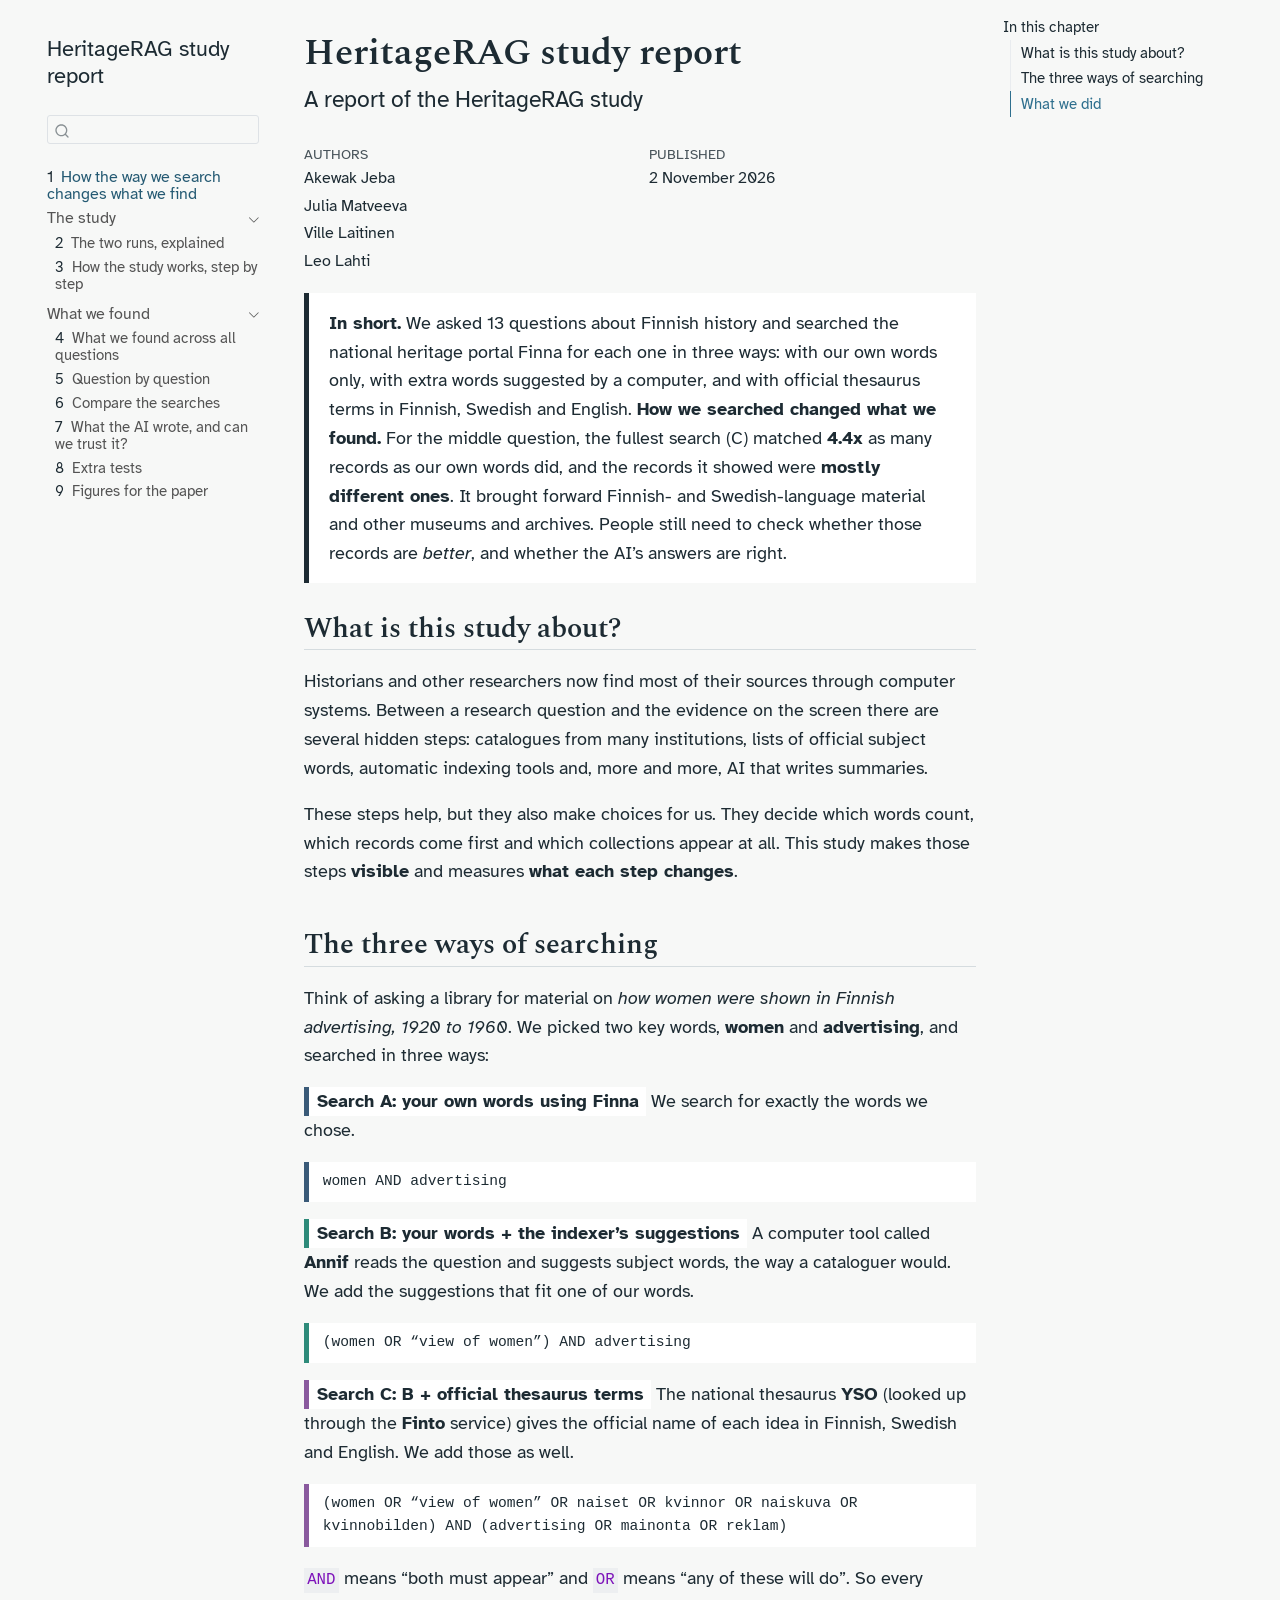
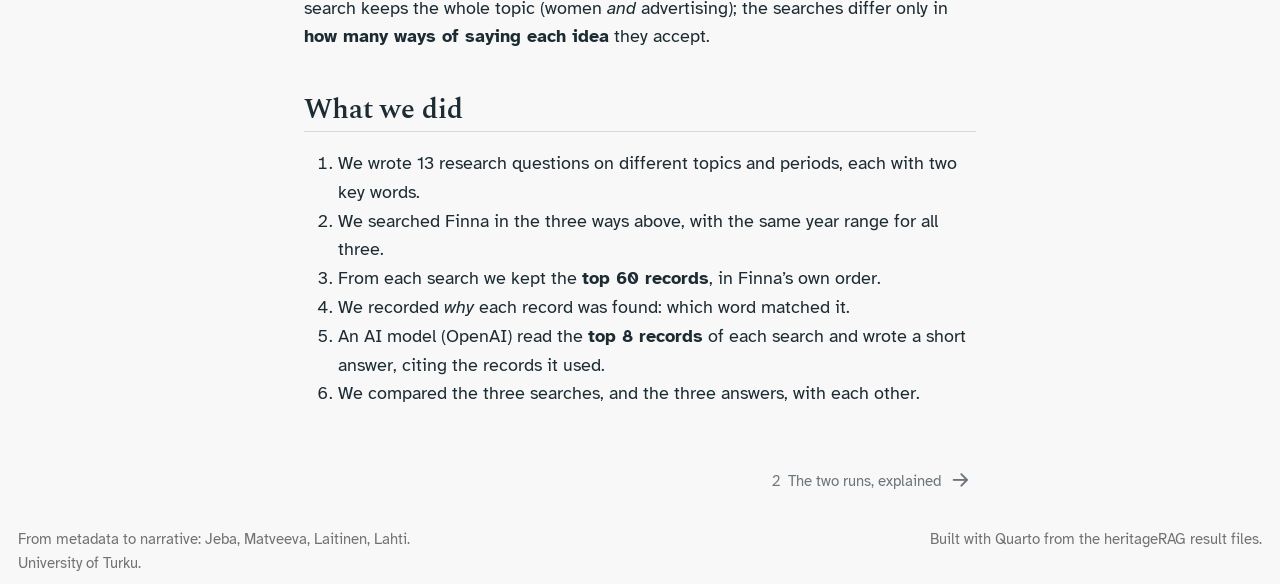
<file: index.html>
<!DOCTYPE html>
<html xmlns="http://www.w3.org/1999/xhtml" lang="en" xml:lang="en"><head>

<meta charset="utf-8">
<meta name="generator" content="quarto-1.10.20">

<meta name="viewport" content="width=device-width, initial-scale=1.0, user-scalable=yes">

<meta name="author" content="Akewak Jeba">
<meta name="author" content="Julia Matveeva">
<meta name="author" content="Ville Laitinen">
<meta name="author" content="Leo Lahti">
<meta name="dcterms.date" content="2026-11-02">

<title>HeritageRAG study report</title>
<style>
/* Default styles provided by pandoc.
** See https://pandoc.org/MANUAL.html#variables-for-html for config info.
*/
span.smallcaps{font-variant: small-caps;}
div.columns{display: flex; gap: 1.5em;}
div.column{flex: auto;}
@media screen {
div.columns{gap: min(4vw, 1.5em);}
div.column{overflow-x: auto;}
}
div.hanging-indent{margin-left: 1.5em; text-indent: -1.5em;}
ul.task-list{list-style: none;}
ul.task-list li input[type="checkbox"] {
  width: 0.8em;
  margin: 0 0.8em 0.2em -1em; /* quarto-specific, see https://github.com/quarto-dev/quarto-cli/issues/4556 */ 
  vertical-align: middle;
}
</style>


<script src="site_libs/quarto-nav/quarto-nav.js"></script>
<script src="site_libs/quarto-nav/headroom.min.js"></script>
<script src="site_libs/clipboard/clipboard.min.js"></script>
<script src="site_libs/quarto-search/autocomplete.umd.js"></script>
<script src="site_libs/quarto-search/fuse.min.js"></script>
<script src="site_libs/quarto-search/quarto-search.js"></script>
<meta name="quarto:offset" content="./">
<link href="./runs.html" rel="next">
<script src="site_libs/quarto-html/quarto.js" type="module"></script>
<script src="site_libs/quarto-html/tabsets/tabsets.js" type="module"></script>
<script src="site_libs/quarto-html/popper.min.js"></script>
<script src="site_libs/quarto-html/tippy.umd.min.js"></script>
<script src="site_libs/quarto-html/anchor.min.js"></script>
<link href="site_libs/quarto-html/tippy.css" rel="stylesheet">
<link href="site_libs/quarto-html/quarto-syntax-highlighting-17888a1159294d3eb470f19f6f52f5a5.css" rel="stylesheet" id="quarto-text-highlighting-styles">
<script src="site_libs/bootstrap/bootstrap.min.js"></script>
<link href="site_libs/bootstrap/bootstrap-icons.css" rel="stylesheet">
<link href="site_libs/bootstrap/bootstrap-a53c764061a324549f5579b988345580.min.css" rel="stylesheet" append-hash="true" id="quarto-bootstrap" data-mode="light">
<script id="quarto-search-options" type="application/json">{
  "location": "sidebar",
  "copy-button": false,
  "collapse-after": 3,
  "panel-placement": "start",
  "type": "textbox",
  "limit": 50,
  "keyboard-shortcut": [
    "f",
    "/",
    "s"
  ],
  "show-item-context": false,
  "language": {
    "search-no-results-text": "No results",
    "search-matching-documents-text": "matching documents",
    "search-copy-link-title": "Copy link to search",
    "search-hide-matches-text": "Hide additional matches",
    "search-more-match-text": "more match in this document",
    "search-more-matches-text": "more matches in this document",
    "search-clear-button-title": "Clear",
    "search-text-placeholder": "",
    "search-detached-cancel-button-title": "Cancel",
    "search-submit-button-title": "Submit",
    "search-label": "Search"
  }
}</script>
<style>html{ scroll-behavior: smooth; }</style>


</head>

<body class="nav-sidebar floating quarto-light">

<div id="quarto-search-results"></div>
  <header id="quarto-header" class="headroom fixed-top">
  <nav class="quarto-secondary-nav">
    <div class="container-fluid d-flex">
      <button type="button" class="quarto-btn-toggle btn" data-bs-toggle="collapse" role="button" data-bs-target=".quarto-sidebar-collapse-item" aria-controls="quarto-sidebar" aria-expanded="false" aria-label="Toggle sidebar navigation" onclick="if (window.quartoToggleHeadroom) { window.quartoToggleHeadroom(); }">
        <i class="bi bi-layout-text-sidebar-reverse"></i>
      </button>
        <nav class="quarto-page-breadcrumbs" aria-label="breadcrumb"><ol class="breadcrumb"><li class="breadcrumb-item"><a href="./index.html"><span class="chapter-number">1</span>&nbsp; <span class="chapter-title">How the way we search changes what we find</span></a></li></ol></nav>
        <a class="flex-grow-1" role="navigation" data-bs-toggle="collapse" data-bs-target=".quarto-sidebar-collapse-item" aria-controls="quarto-sidebar" aria-expanded="false" aria-label="Toggle sidebar navigation" onclick="if (window.quartoToggleHeadroom) { window.quartoToggleHeadroom(); }">      
        </a>
      <button type="button" class="btn quarto-search-button" aria-label="Search" onclick="window.quartoOpenSearch();">
        <i class="bi bi-search"></i>
      </button>
    </div>
  </nav>
</header>
<!-- content -->
<div id="quarto-content" class="quarto-container page-columns page-rows-contents page-layout-article">
<!-- sidebar -->
  <nav id="quarto-sidebar" class="sidebar collapse collapse-horizontal quarto-sidebar-collapse-item sidebar-navigation floating overflow-auto">
    <div class="pt-lg-2 mt-2 text-left sidebar-header">
    <div class="sidebar-title mb-0 py-0">
      <a href="./">HeritageRAG study report</a> 
    </div>
      </div>
        <div class="mt-2 flex-shrink-0 align-items-center">
        <div class="sidebar-search">
        <div id="quarto-search" class="" title="Search"></div>
        </div>
        </div>
    <div class="sidebar-menu-container"> 
    <ul class="list-unstyled mt-1">
        <li class="sidebar-item">
  <div class="sidebar-item-container"> 
  <a href="./index.html" class="sidebar-item-text sidebar-link active">
 <span class="menu-text"><span class="chapter-number">1</span>&nbsp; <span class="chapter-title">How the way we search changes what we find</span></span></a>
  </div>
</li>
        <li class="sidebar-item sidebar-item-section">
      <div class="sidebar-item-container"> 
            <a class="sidebar-item-text sidebar-link text-start" data-bs-toggle="collapse" data-bs-target="#quarto-sidebar-section-1" role="navigation" aria-expanded="true">
 <span class="menu-text">The study</span></a>
          <a class="sidebar-item-toggle text-start" data-bs-toggle="collapse" data-bs-target="#quarto-sidebar-section-1" role="navigation" aria-expanded="true" aria-label="Toggle section">
            <i class="bi bi-chevron-right ms-2"></i>
          </a> 
      </div>
      <ul id="quarto-sidebar-section-1" class="collapse list-unstyled sidebar-section depth1 show">  
          <li class="sidebar-item">
  <div class="sidebar-item-container"> 
  <a href="./runs.html" class="sidebar-item-text sidebar-link">
 <span class="menu-text"><span class="chapter-number">2</span>&nbsp; <span class="chapter-title">The two runs, explained</span></span></a>
  </div>
</li>
          <li class="sidebar-item">
  <div class="sidebar-item-container"> 
  <a href="./how-it-works.html" class="sidebar-item-text sidebar-link">
 <span class="menu-text"><span class="chapter-number">3</span>&nbsp; <span class="chapter-title">How the study works, step by step</span></span></a>
  </div>
</li>
      </ul>
  </li>
        <li class="sidebar-item sidebar-item-section">
      <div class="sidebar-item-container"> 
            <a class="sidebar-item-text sidebar-link text-start" data-bs-toggle="collapse" data-bs-target="#quarto-sidebar-section-2" role="navigation" aria-expanded="true">
 <span class="menu-text">What we found</span></a>
          <a class="sidebar-item-toggle text-start" data-bs-toggle="collapse" data-bs-target="#quarto-sidebar-section-2" role="navigation" aria-expanded="true" aria-label="Toggle section">
            <i class="bi bi-chevron-right ms-2"></i>
          </a> 
      </div>
      <ul id="quarto-sidebar-section-2" class="collapse list-unstyled sidebar-section depth1 show">  
          <li class="sidebar-item">
  <div class="sidebar-item-container"> 
  <a href="./results.html" class="sidebar-item-text sidebar-link">
 <span class="menu-text"><span class="chapter-number">4</span>&nbsp; <span class="chapter-title">What we found across all questions</span></span></a>
  </div>
</li>
          <li class="sidebar-item">
  <div class="sidebar-item-container"> 
  <a href="./questions.html" class="sidebar-item-text sidebar-link">
 <span class="menu-text"><span class="chapter-number">5</span>&nbsp; <span class="chapter-title">Question by question</span></span></a>
  </div>
</li>
          <li class="sidebar-item">
  <div class="sidebar-item-container"> 
  <a href="./compare.html" class="sidebar-item-text sidebar-link">
 <span class="menu-text"><span class="chapter-number">6</span>&nbsp; <span class="chapter-title">Compare the searches</span></span></a>
  </div>
</li>
          <li class="sidebar-item">
  <div class="sidebar-item-container"> 
  <a href="./ai-answers.html" class="sidebar-item-text sidebar-link">
 <span class="menu-text"><span class="chapter-number">7</span>&nbsp; <span class="chapter-title">What the AI wrote, and can we trust it?</span></span></a>
  </div>
</li>
          <li class="sidebar-item">
  <div class="sidebar-item-container"> 
  <a href="./extra-tests.html" class="sidebar-item-text sidebar-link">
 <span class="menu-text"><span class="chapter-number">8</span>&nbsp; <span class="chapter-title">Extra tests</span></span></a>
  </div>
</li>
          <li class="sidebar-item">
  <div class="sidebar-item-container"> 
  <a href="./paper-figures.html" class="sidebar-item-text sidebar-link">
 <span class="menu-text"><span class="chapter-number">9</span>&nbsp; <span class="chapter-title">Figures for the paper</span></span></a>
  </div>
</li>
      </ul>
  </li>
    </ul>
    </div>
</nav>
<div id="quarto-sidebar-glass" class="quarto-sidebar-collapse-item" data-bs-toggle="collapse" data-bs-target=".quarto-sidebar-collapse-item"></div>
<!-- margin-sidebar -->
    <div id="quarto-margin-sidebar" class="sidebar margin-sidebar">
        <nav id="TOC" role="doc-toc" class="toc-active">
    <h2 id="toc-title">In this chapter</h2>
   
  <ul class="collapse">
  <li><a href="#what-is-this-study-about" id="toc-what-is-this-study-about" class="nav-link active" data-scroll-target="#what-is-this-study-about">What is this study about?</a></li>
  <li><a href="#the-three-ways-of-searching" id="toc-the-three-ways-of-searching" class="nav-link" data-scroll-target="#the-three-ways-of-searching">The three ways of searching</a></li>
  <li><a href="#what-we-did" id="toc-what-we-did" class="nav-link" data-scroll-target="#what-we-did">What we did</a></li>
  </ul>
</nav>
    </div>
<!-- main -->
<main class="content" id="quarto-document-content">

<header id="title-block-header" class="quarto-title-block default">
<div class="quarto-title">
<h1 class="title">HeritageRAG study report</h1>
<p class="subtitle lead">A report of the HeritageRAG study</p>
</div>



<div class="quarto-title-meta">

    <div>
    <div class="quarto-title-meta-heading">Authors</div>
    <div class="quarto-title-meta-contents">
             <p>Akewak Jeba </p>
             <p>Julia Matveeva </p>
             <p>Ville Laitinen </p>
             <p>Leo Lahti </p>
          </div>
  </div>
    
    <div>
    <div class="quarto-title-meta-heading">Published</div>
    <div class="quarto-title-meta-contents">
      <p class="date">2 November 2026</p>
    </div>
  </div>
  
    
  </div>
  


</header>


<div class="in-short">
<p><strong>In short.</strong> We asked 13 questions about Finnish history and searched the national heritage portal Finna for each one in three ways: with our own words only, with extra words suggested by a computer, and with official thesaurus terms in Finnish, Swedish and English. <strong>How we searched changed what we found.</strong> For the middle question, the fullest search (C) matched <strong>4.4x</strong> as many records as our own words did, and the records it showed were <strong>mostly different ones</strong>. It brought forward Finnish- and Swedish-language material and other museums and archives. People still need to check whether those records are <em>better</em>, and whether the AI’s answers are right.</p>
</div>
<section id="what-is-this-study-about" class="level2">
<h2 class="anchored" data-anchor-id="what-is-this-study-about">What is this study about?</h2>
<p>Historians and other researchers now find most of their sources through computer systems. Between a research question and the evidence on the screen there are several hidden steps: catalogues from many institutions, lists of official subject words, automatic indexing tools and, more and more, AI that writes summaries.</p>
<p>These steps help, but they also make choices for us. They decide which words count, which records come first and which collections appear at all. This study makes those steps <strong>visible</strong> and measures <strong>what each step changes</strong>.</p>
</section>
<section id="the-three-ways-of-searching" class="level2">
<h2 class="anchored" data-anchor-id="the-three-ways-of-searching">The three ways of searching</h2>
<p>Think of asking a library for material on <em>how women were shown in Finnish advertising, 1920 to 1960</em>. We picked two key words, <strong>women</strong> and <strong>advertising</strong>, and searched in three ways:</p>
<p><span class="cond cond-a">Search A: your own words using Finna</span> We search for exactly the words we chose.</p>
<div class="query" style="--c:#3A5A78">
<p>women AND advertising</p>
</div>
<p><span class="cond cond-b">Search B: your words + the indexer’s suggestions</span> A computer tool called <strong>Annif</strong> reads the question and suggests subject words, the way a cataloguer would. We add the suggestions that fit one of our words.</p>
<div class="query" style="--c:#2E8B7A">
<p>(women OR “view of women”) AND advertising</p>
</div>
<p><span class="cond cond-c">Search C: B + official thesaurus terms</span> The national thesaurus <strong>YSO</strong> (looked up through the <strong>Finto</strong> service) gives the official name of each idea in Finnish, Swedish and English. We add those as well.</p>
<div class="query" style="--c:#8A5A9E">
<p>(women OR “view of women” OR naiset OR kvinnor OR naiskuva OR kvinnobilden) AND (advertising OR mainonta OR reklam)</p>
</div>
<p><code>AND</code> means “both must appear” and <code>OR</code> means “any of these will do”. So every search keeps the whole topic (women <em>and</em> advertising); the searches differ only in <strong>how many ways of saying each idea</strong> they accept.</p>
</section>
<section id="what-we-did" class="level2">
<h2 class="anchored" data-anchor-id="what-we-did">What we did</h2>
<ol type="1">
<li>We wrote 13 research questions on different topics and periods, each with two key words.</li>
<li>We searched Finna in the three ways above, with the same year range for all three.</li>
<li>From each search we kept the <strong>top 60 records</strong>, in Finna’s own order.</li>
<li>We recorded <em>why</em> each record was found: which word matched it.</li>
<li>An AI model (OpenAI) read the <strong>top 8 records</strong> of each search and wrote a short answer, citing the records it used.</li>
<li>We compared the three searches, and the three answers, with each other.</li>
</ol>
<!-- The search was run on 30 October 2026. -->


</section>

</main> <!-- /main -->
<script id="quarto-html-after-body" type="application/javascript">
  window.document.addEventListener("DOMContentLoaded", function (event) {
    const icon = "";
    const anchorJS = new window.AnchorJS();
    anchorJS.options = {
      placement: 'right',
      icon: icon
    };
    anchorJS.add('.anchored');
    const isCodeAnnotation = (el) => {
      for (const clz of el.classList) {
        if (clz.startsWith('code-annotation-')) {                     
          return true;
        }
      }
      return false;
    }
    const onCopySuccess = function(e) {
      // button target
      const button = e.trigger;
      // don't keep focus
      button.blur();
      // flash "checked"
      button.classList.add('code-copy-button-checked');
      var currentTitle = button.getAttribute("title");
      button.setAttribute("title", "Copied!");
      let tooltip;
      if (window.bootstrap) {
        button.setAttribute("data-bs-toggle", "tooltip");
        button.setAttribute("data-bs-placement", "left");
        button.setAttribute("data-bs-title", "Copied!");
        tooltip = new bootstrap.Tooltip(button, 
          { trigger: "manual", 
            customClass: "code-copy-button-tooltip",
            offset: [0, -8]});
        tooltip.show();    
      }
      setTimeout(function() {
        if (tooltip) {
          tooltip.hide();
          button.removeAttribute("data-bs-title");
          button.removeAttribute("data-bs-toggle");
          button.removeAttribute("data-bs-placement");
        }
        button.setAttribute("title", currentTitle);
        button.classList.remove('code-copy-button-checked');
      }, 1000);
      // clear code selection
      e.clearSelection();
    }
    const getTextToCopy = function(trigger) {
      const outerScaffold = trigger.parentElement.cloneNode(true);
      const codeEl = outerScaffold.querySelector('code');
      for (const childEl of codeEl.children) {
        if (isCodeAnnotation(childEl)) {
          childEl.remove();
        }
      }
      return codeEl.innerText;
    }
    const clipboard = new window.ClipboardJS('.code-copy-button:not([data-in-quarto-modal])', {
      text: getTextToCopy
    });
    clipboard.on('success', onCopySuccess);
    if (window.document.getElementById('quarto-embedded-source-code-modal')) {
      const clipboardModal = new window.ClipboardJS('.code-copy-button[data-in-quarto-modal]', {
        text: getTextToCopy,
        container: window.document.getElementById('quarto-embedded-source-code-modal')
      });
      clipboardModal.on('success', onCopySuccess);
    }
      var localhostRegex = new RegExp(/^(?:http|https):\/\/localhost\:?[0-9]*\//);
      var mailtoRegex = new RegExp(/^mailto:/);
        var filterRegex = new RegExp('/' + window.location.host + '/');
      var isInternal = (href) => {
          return filterRegex.test(href) || localhostRegex.test(href) || mailtoRegex.test(href);
      }
      // Inspect non-navigation links and adorn them if external
     var links = window.document.querySelectorAll('a[href]:not(.nav-link):not(.navbar-brand):not(.toc-action):not(.sidebar-link):not(.sidebar-item-toggle):not(.pagination-link):not(.no-external):not([aria-hidden]):not(.dropdown-item):not(.quarto-navigation-tool):not(.about-link)');
      for (var i=0; i<links.length; i++) {
        const link = links[i];
        if (!isInternal(link.href)) {
          // undo the damage that might have been done by quarto-nav.js in the case of
          // links that we want to consider external
          if (link.dataset.originalHref !== undefined) {
            link.href = link.dataset.originalHref;
          }
            // target, if specified
            link.setAttribute("target", "_blank");
            if (link.getAttribute("rel") === null) {
              link.setAttribute("rel", "noopener");
            }
        }
      }
    function tippyHover(el, contentFn, onTriggerFn, onUntriggerFn) {
      const config = {
        allowHTML: true,
        maxWidth: 500,
        delay: 100,
        arrow: false,
        appendTo: function(el) {
            return el.parentElement;
        },
        interactive: true,
        interactiveBorder: 10,
        theme: 'quarto',
        placement: 'bottom-start',
      };
      if (contentFn) {
        config.content = contentFn;
      }
      if (onTriggerFn) {
        config.onTrigger = onTriggerFn;
      }
      if (onUntriggerFn) {
        config.onUntrigger = onUntriggerFn;
      }
      window.tippy(el, config); 
    }
    const noterefs = window.document.querySelectorAll('a[role="doc-noteref"]');
    for (var i=0; i<noterefs.length; i++) {
      const ref = noterefs[i];
      tippyHover(ref, function() {
        // use id or data attribute instead here
        let href = ref.getAttribute('data-footnote-href') || ref.getAttribute('href');
        try { href = new URL(href).hash; } catch {}
        const id = href.replace(/^#\/?/, "");
        const note = window.document.getElementById(id);
        if (note) {
          return note.innerHTML;
        } else {
          return "";
        }
      });
    }
    const xrefs = window.document.querySelectorAll('a.quarto-xref');
    const processXRef = (id, note) => {
      // Strip column container classes
      const stripColumnClz = (el) => {
        el.classList.remove("page-full", "page-columns");
        if (el.children) {
          for (const child of el.children) {
            stripColumnClz(child);
          }
        }
      }
      stripColumnClz(note)
      if (id === null || id.startsWith('sec-')) {
        // Special case sections, only their first couple elements
        const container = document.createElement("div");
        if (note.children && note.children.length > 2) {
          container.appendChild(note.children[0].cloneNode(true));
          for (let i = 1; i < note.children.length; i++) {
            const child = note.children[i];
            if (child.tagName === "P" && child.innerText === "") {
              continue;
            } else {
              container.appendChild(child.cloneNode(true));
              break;
            }
          }
          if (window.Quarto?.typesetMath) {
            window.Quarto.typesetMath(container);
          }
          return container.innerHTML
        } else {
          if (window.Quarto?.typesetMath) {
            window.Quarto.typesetMath(note);
          }
          return note.innerHTML;
        }
      } else {
        // Remove any anchor links if they are present
        const anchorLink = note.querySelector('a.anchorjs-link');
        if (anchorLink) {
          anchorLink.remove();
        }
        if (window.Quarto?.typesetMath) {
          window.Quarto.typesetMath(note);
        }
        if (note.classList.contains("callout")) {
          return note.outerHTML;
        } else {
          return note.innerHTML;
        }
      }
    }
    for (var i=0; i<xrefs.length; i++) {
      const xref = xrefs[i];
      tippyHover(xref, undefined, function(instance) {
        instance.disable();
        let url = xref.getAttribute('href');
        let hash = undefined; 
        if (url.startsWith('#')) {
          hash = url;
        } else {
          try { hash = new URL(url).hash; } catch {}
        }
        if (hash) {
          const id = hash.replace(/^#\/?/, "");
          const note = window.document.getElementById(id);
          if (note !== null) {
            try {
              const html = processXRef(id, note.cloneNode(true));
              instance.setContent(html);
            } finally {
              instance.enable();
              instance.show();
            }
          } else {
            // See if we can fetch this
            fetch(url.split('#')[0])
            .then(res => res.text())
            .then(html => {
              const parser = new DOMParser();
              const htmlDoc = parser.parseFromString(html, "text/html");
              const note = htmlDoc.getElementById(id);
              if (note !== null) {
                const html = processXRef(id, note);
                instance.setContent(html);
              } 
            }).finally(() => {
              instance.enable();
              instance.show();
            });
          }
        } else {
          // See if we can fetch a full url (with no hash to target)
          // This is a special case and we should probably do some content thinning / targeting
          fetch(url)
          .then(res => res.text())
          .then(html => {
            const parser = new DOMParser();
            const htmlDoc = parser.parseFromString(html, "text/html");
            const note = htmlDoc.querySelector('main.content');
            if (note !== null) {
              // This should only happen for chapter cross references
              // (since there is no id in the URL)
              // remove the first header
              if (note.children.length > 0 && note.children[0].tagName === "HEADER") {
                note.children[0].remove();
              }
              const html = processXRef(null, note);
              instance.setContent(html);
            } 
          }).finally(() => {
            instance.enable();
            instance.show();
          });
        }
      }, function(instance) {
      });
    }
        let selectedAnnoteEl;
        const selectorForAnnotation = ( cell, annotation) => {
          let cellAttr = 'data-code-cell="' + cell + '"';
          let lineAttr = 'data-code-annotation="' +  annotation + '"';
          const selector = 'span[' + cellAttr + '][' + lineAttr + ']';
          return selector;
        }
        const selectCodeLines = (annoteEl) => {
          const doc = window.document;
          const targetCell = annoteEl.getAttribute("data-target-cell");
          const targetAnnotation = annoteEl.getAttribute("data-target-annotation");
          const annoteSpan = window.document.querySelector(selectorForAnnotation(targetCell, targetAnnotation));
          const lines = annoteSpan.getAttribute("data-code-lines").split(",");
          const lineIds = lines.map((line) => {
            return targetCell + "-" + line;
          })
          let top = null;
          let height = null;
          let parent = null;
          if (lineIds.length > 0) {
              //compute the position of the single el (top and bottom and make a div)
              const el = window.document.getElementById(lineIds[0]);
              top = el.offsetTop;
              height = el.offsetHeight;
              parent = el.parentElement.parentElement;
            if (lineIds.length > 1) {
              const lastEl = window.document.getElementById(lineIds[lineIds.length - 1]);
              const bottom = lastEl.offsetTop + lastEl.offsetHeight;
              height = bottom - top;
            }
            if (top !== null && height !== null && parent !== null) {
              // cook up a div (if necessary) and position it 
              let div = window.document.getElementById("code-annotation-line-highlight");
              if (div === null) {
                div = window.document.createElement("div");
                div.setAttribute("id", "code-annotation-line-highlight");
                div.style.position = 'absolute';
                parent.appendChild(div);
              }
              div.style.top = top - 2 + "px";
              div.style.height = height + 4 + "px";
              div.style.left = 0;
              let gutterDiv = window.document.getElementById("code-annotation-line-highlight-gutter");
              if (gutterDiv === null) {
                gutterDiv = window.document.createElement("div");
                gutterDiv.setAttribute("id", "code-annotation-line-highlight-gutter");
                gutterDiv.style.position = 'absolute';
                const codeCell = window.document.getElementById(targetCell);
                const gutter = codeCell.querySelector('.code-annotation-gutter');
                gutter.appendChild(gutterDiv);
              }
              gutterDiv.style.top = top - 2 + "px";
              gutterDiv.style.height = height + 4 + "px";
            }
            selectedAnnoteEl = annoteEl;
          }
        };
        const unselectCodeLines = () => {
          const elementsIds = ["code-annotation-line-highlight", "code-annotation-line-highlight-gutter"];
          elementsIds.forEach((elId) => {
            const div = window.document.getElementById(elId);
            if (div) {
              div.remove();
            }
          });
          selectedAnnoteEl = undefined;
        };
          // Handle positioning of the toggle
      window.addEventListener(
        "resize",
        throttle(() => {
          elRect = undefined;
          if (selectedAnnoteEl) {
            selectCodeLines(selectedAnnoteEl);
          }
        }, 10)
      );
      function throttle(fn, ms) {
      let throttle = false;
      let timer;
        return (...args) => {
          if(!throttle) { // first call gets through
              fn.apply(this, args);
              throttle = true;
          } else { // all the others get throttled
              if(timer) clearTimeout(timer); // cancel #2
              timer = setTimeout(() => {
                fn.apply(this, args);
                timer = throttle = false;
              }, ms);
          }
        };
      }
        // Attach click handler to the DT
        const annoteDls = window.document.querySelectorAll('dt[data-target-cell]');
        for (const annoteDlNode of annoteDls) {
          annoteDlNode.addEventListener('click', (event) => {
            const clickedEl = event.target;
            if (clickedEl !== selectedAnnoteEl) {
              unselectCodeLines();
              const activeEl = window.document.querySelector('dt[data-target-cell].code-annotation-active');
              if (activeEl) {
                activeEl.classList.remove('code-annotation-active');
              }
              selectCodeLines(clickedEl);
              clickedEl.classList.add('code-annotation-active');
            } else {
              // Unselect the line
              unselectCodeLines();
              clickedEl.classList.remove('code-annotation-active');
            }
          });
        }
    const findCites = (el) => {
      const parentEl = el.parentElement;
      if (parentEl) {
        const cites = parentEl.dataset.cites;
        if (cites) {
          return {
            el,
            cites: cites.split(' ')
          };
        } else {
          return findCites(el.parentElement)
        }
      } else {
        return undefined;
      }
    };
    var bibliorefs = window.document.querySelectorAll('a[role="doc-biblioref"]');
    for (var i=0; i<bibliorefs.length; i++) {
      const ref = bibliorefs[i];
      const citeInfo = findCites(ref);
      if (citeInfo) {
        tippyHover(citeInfo.el, function() {
          var popup = window.document.createElement('div');
          citeInfo.cites.forEach(function(cite) {
            var citeDiv = window.document.createElement('div');
            citeDiv.classList.add('hanging-indent');
            citeDiv.classList.add('csl-entry');
            var biblioDiv = window.document.getElementById('ref-' + cite);
            if (biblioDiv) {
              citeDiv.innerHTML = biblioDiv.innerHTML;
            }
            popup.appendChild(citeDiv);
          });
          return popup.innerHTML;
        });
      }
    }
  });
  </script>
<nav class="page-navigation">
  <div class="nav-page nav-page-previous">
  </div>
  <div class="nav-page nav-page-next">
      <a href="./runs.html" class="pagination-link" aria-label="The two runs, explained">
        <span class="nav-page-text"><span class="chapter-number">2</span>&nbsp; <span class="chapter-title">The two runs, explained</span></span> <i class="bi bi-arrow-right-short"></i>
      </a>
  </div>
</nav>
</div> <!-- /content -->
<footer class="footer">
  <div class="nav-footer">
    <div class="nav-footer-left">
<p>From metadata to narrative: Jeba, Matveeva, Laitinen, Lahti. University of Turku.</p>
</div>   
    <div class="nav-footer-center">
      &nbsp;
    </div>
    <div class="nav-footer-right">
<p>Built with Quarto from the heritageRAG result files.</p>
</div>
  </div>
</footer>




<script src="site_libs/quarto-html/zenscroll-min.js"></script>
</body></html>
</file>
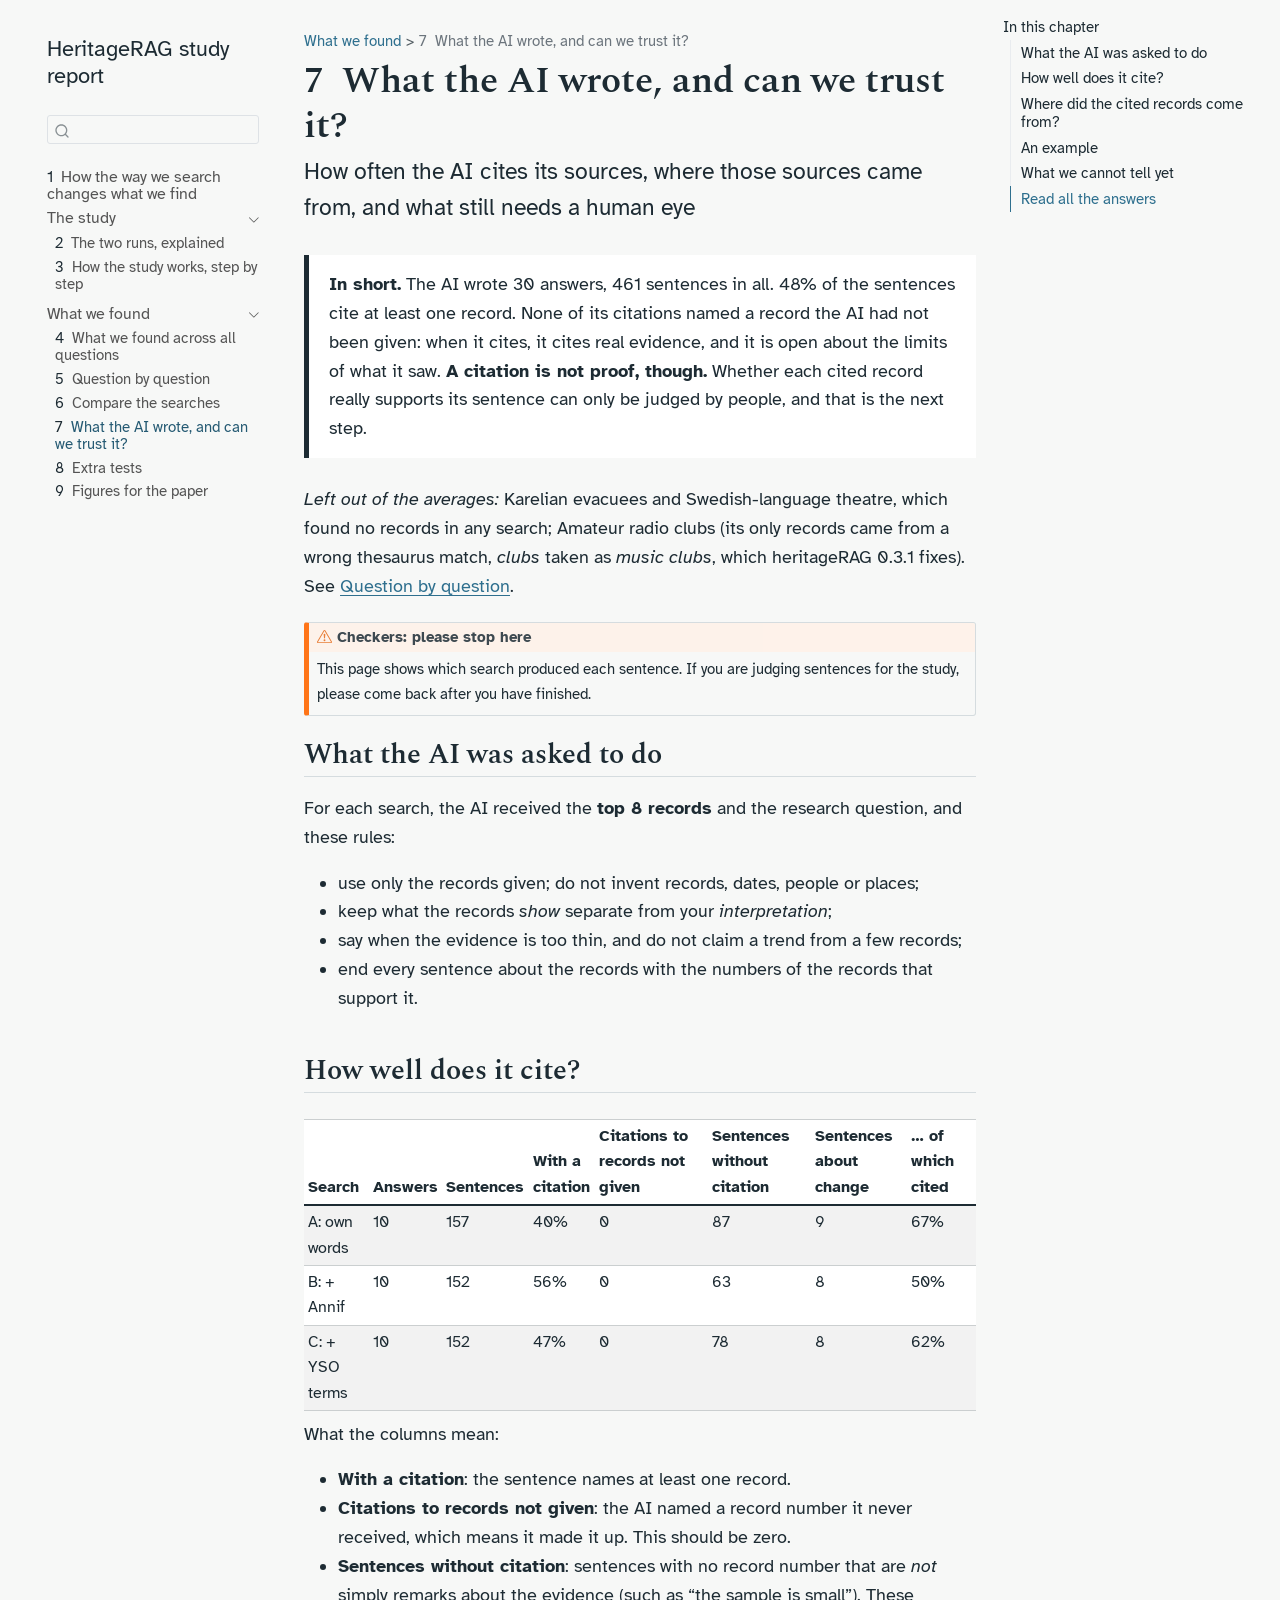
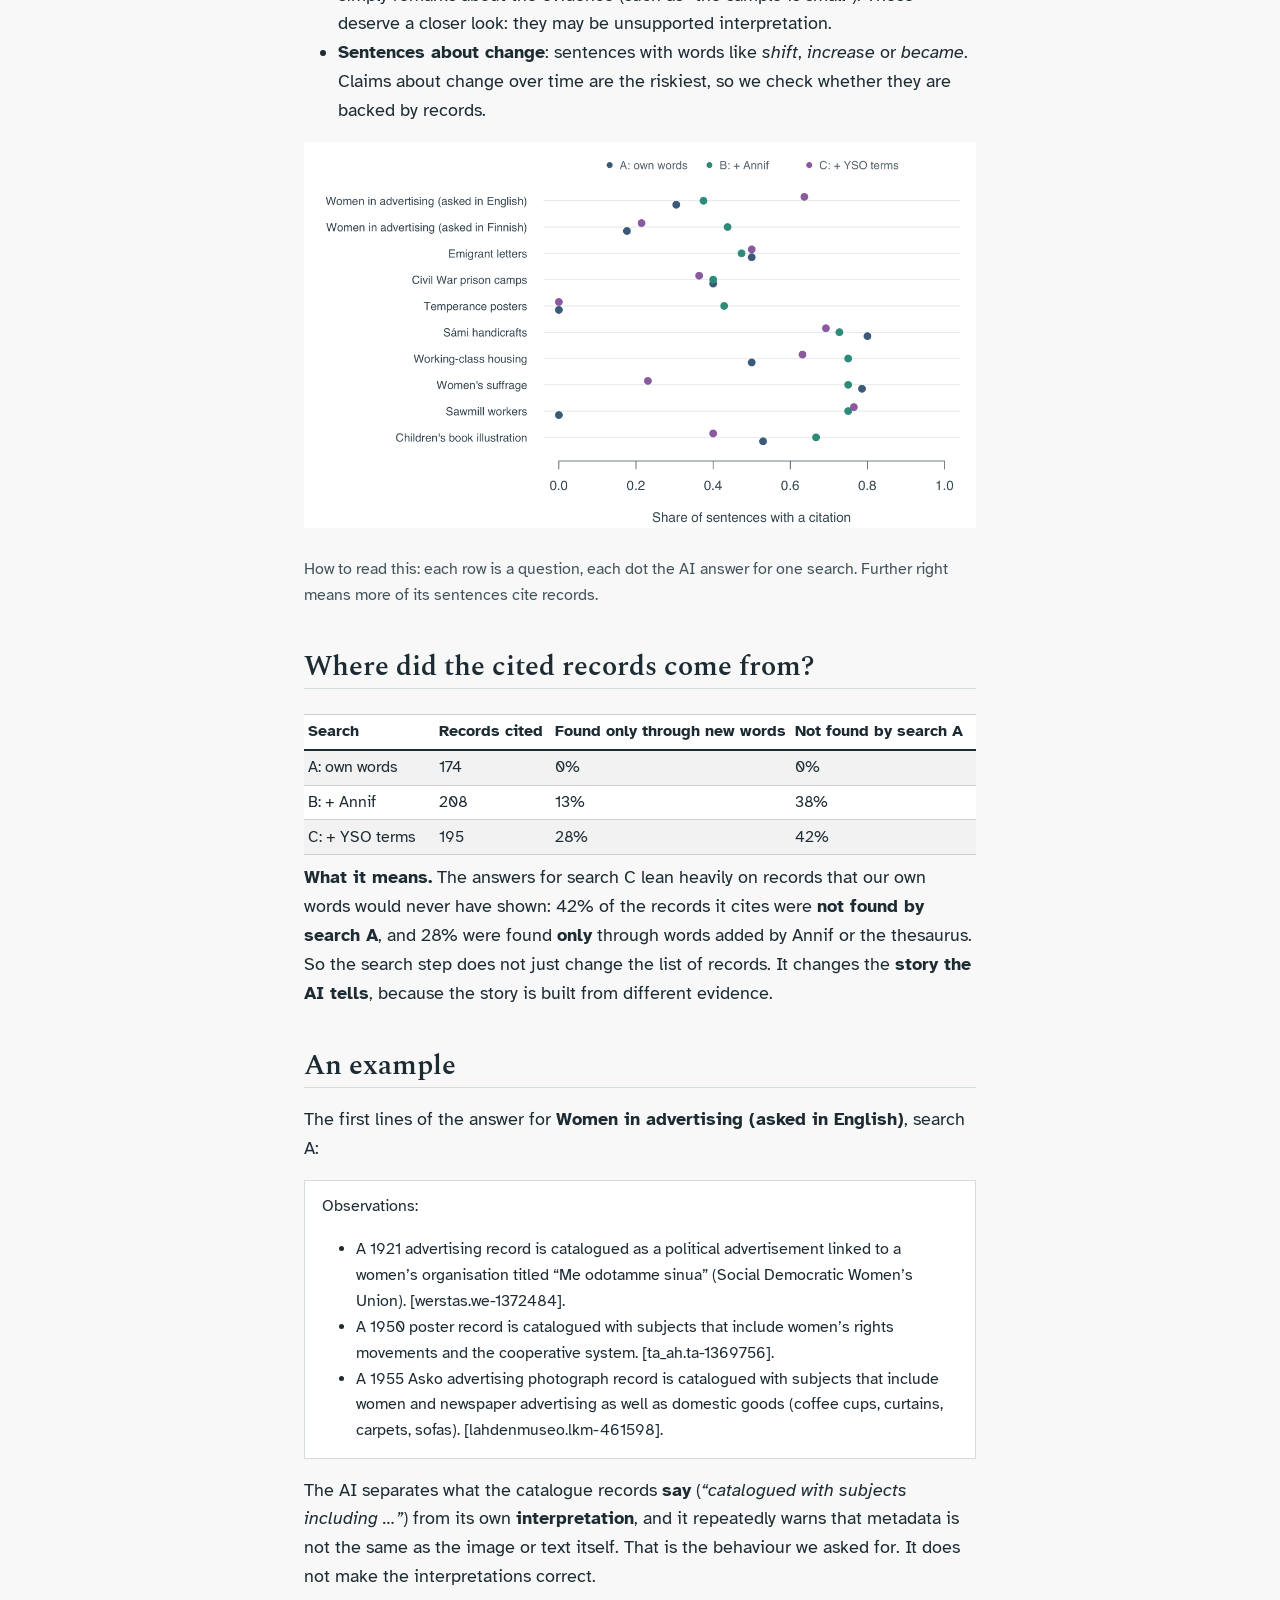
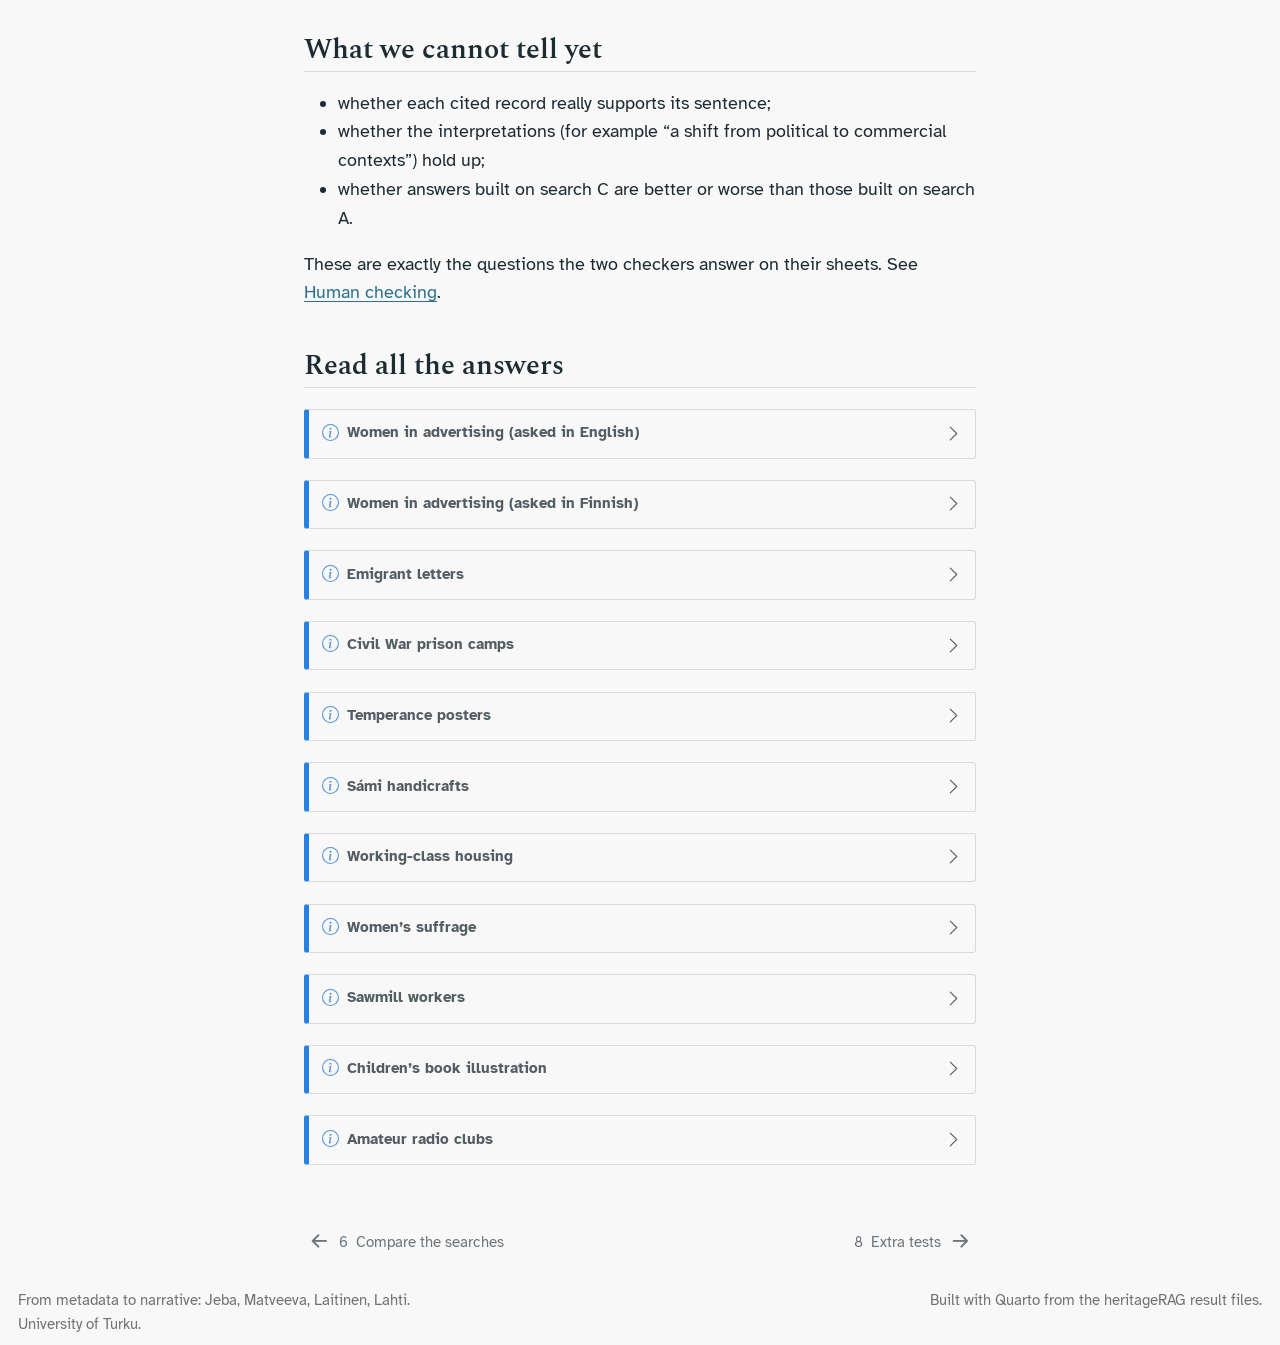
<file: ai-answers.html>
<!DOCTYPE html>
<html xmlns="http://www.w3.org/1999/xhtml" lang="en" xml:lang="en"><head>

<meta charset="utf-8">
<meta name="generator" content="quarto-1.10.20">

<meta name="viewport" content="width=device-width, initial-scale=1.0, user-scalable=yes">


<title>7&nbsp; What the AI wrote, and can we trust it? – HeritageRAG study report</title>
<style>
/* Default styles provided by pandoc.
** See https://pandoc.org/MANUAL.html#variables-for-html for config info.
*/
span.smallcaps{font-variant: small-caps;}
div.columns{display: flex; gap: 1.5em;}
div.column{flex: auto;}
@media screen {
div.columns{gap: min(4vw, 1.5em);}
div.column{overflow-x: auto;}
}
div.hanging-indent{margin-left: 1.5em; text-indent: -1.5em;}
ul.task-list{list-style: none;}
ul.task-list li input[type="checkbox"] {
  width: 0.8em;
  margin: 0 0.8em 0.2em -1em; /* quarto-specific, see https://github.com/quarto-dev/quarto-cli/issues/4556 */ 
  vertical-align: middle;
}
</style>


<script src="site_libs/quarto-nav/quarto-nav.js"></script>
<script src="site_libs/quarto-nav/headroom.min.js"></script>
<script src="site_libs/clipboard/clipboard.min.js"></script>
<script src="site_libs/quarto-search/autocomplete.umd.js"></script>
<script src="site_libs/quarto-search/fuse.min.js"></script>
<script src="site_libs/quarto-search/quarto-search.js"></script>
<meta name="quarto:offset" content="./">
<link href="./extra-tests.html" rel="next">
<link href="./compare.html" rel="prev">
<script src="site_libs/quarto-html/quarto.js" type="module"></script>
<script src="site_libs/quarto-html/tabsets/tabsets.js" type="module"></script>
<script src="site_libs/quarto-html/popper.min.js"></script>
<script src="site_libs/quarto-html/tippy.umd.min.js"></script>
<script src="site_libs/quarto-html/anchor.min.js"></script>
<link href="site_libs/quarto-html/tippy.css" rel="stylesheet">
<link href="site_libs/quarto-html/quarto-syntax-highlighting-17888a1159294d3eb470f19f6f52f5a5.css" rel="stylesheet" id="quarto-text-highlighting-styles">
<script src="site_libs/bootstrap/bootstrap.min.js"></script>
<link href="site_libs/bootstrap/bootstrap-icons.css" rel="stylesheet">
<link href="site_libs/bootstrap/bootstrap-a53c764061a324549f5579b988345580.min.css" rel="stylesheet" append-hash="true" id="quarto-bootstrap" data-mode="light">
<script id="quarto-search-options" type="application/json">{
  "location": "sidebar",
  "copy-button": false,
  "collapse-after": 3,
  "panel-placement": "start",
  "type": "textbox",
  "limit": 50,
  "keyboard-shortcut": [
    "f",
    "/",
    "s"
  ],
  "show-item-context": false,
  "language": {
    "search-no-results-text": "No results",
    "search-matching-documents-text": "matching documents",
    "search-copy-link-title": "Copy link to search",
    "search-hide-matches-text": "Hide additional matches",
    "search-more-match-text": "more match in this document",
    "search-more-matches-text": "more matches in this document",
    "search-clear-button-title": "Clear",
    "search-text-placeholder": "",
    "search-detached-cancel-button-title": "Cancel",
    "search-submit-button-title": "Submit",
    "search-label": "Search"
  }
}</script>
<style>html{ scroll-behavior: smooth; }</style>


</head>

<body class="nav-sidebar floating quarto-light">

<div id="quarto-search-results"></div>
  <header id="quarto-header" class="headroom fixed-top">
  <nav class="quarto-secondary-nav">
    <div class="container-fluid d-flex">
      <button type="button" class="quarto-btn-toggle btn" data-bs-toggle="collapse" role="button" data-bs-target=".quarto-sidebar-collapse-item" aria-controls="quarto-sidebar" aria-expanded="false" aria-label="Toggle sidebar navigation" onclick="if (window.quartoToggleHeadroom) { window.quartoToggleHeadroom(); }">
        <i class="bi bi-layout-text-sidebar-reverse"></i>
      </button>
        <nav class="quarto-page-breadcrumbs" aria-label="breadcrumb"><ol class="breadcrumb"><li class="breadcrumb-item"><a href="./results.html">What we found</a></li><li class="breadcrumb-item"><a href="./ai-answers.html"><span class="chapter-number">7</span>&nbsp; <span class="chapter-title">What the AI wrote, and can we trust it?</span></a></li></ol></nav>
        <a class="flex-grow-1" role="navigation" data-bs-toggle="collapse" data-bs-target=".quarto-sidebar-collapse-item" aria-controls="quarto-sidebar" aria-expanded="false" aria-label="Toggle sidebar navigation" onclick="if (window.quartoToggleHeadroom) { window.quartoToggleHeadroom(); }">      
        </a>
      <button type="button" class="btn quarto-search-button" aria-label="Search" onclick="window.quartoOpenSearch();">
        <i class="bi bi-search"></i>
      </button>
    </div>
  </nav>
</header>
<!-- content -->
<div id="quarto-content" class="quarto-container page-columns page-rows-contents page-layout-article">
<!-- sidebar -->
  <nav id="quarto-sidebar" class="sidebar collapse collapse-horizontal quarto-sidebar-collapse-item sidebar-navigation floating overflow-auto">
    <div class="pt-lg-2 mt-2 text-left sidebar-header">
    <div class="sidebar-title mb-0 py-0">
      <a href="./">HeritageRAG study report</a> 
    </div>
      </div>
        <div class="mt-2 flex-shrink-0 align-items-center">
        <div class="sidebar-search">
        <div id="quarto-search" class="" title="Search"></div>
        </div>
        </div>
    <div class="sidebar-menu-container"> 
    <ul class="list-unstyled mt-1">
        <li class="sidebar-item">
  <div class="sidebar-item-container"> 
  <a href="./index.html" class="sidebar-item-text sidebar-link">
 <span class="menu-text"><span class="chapter-number">1</span>&nbsp; <span class="chapter-title">How the way we search changes what we find</span></span></a>
  </div>
</li>
        <li class="sidebar-item sidebar-item-section">
      <div class="sidebar-item-container"> 
            <a class="sidebar-item-text sidebar-link text-start" data-bs-toggle="collapse" data-bs-target="#quarto-sidebar-section-1" role="navigation" aria-expanded="true">
 <span class="menu-text">The study</span></a>
          <a class="sidebar-item-toggle text-start" data-bs-toggle="collapse" data-bs-target="#quarto-sidebar-section-1" role="navigation" aria-expanded="true" aria-label="Toggle section">
            <i class="bi bi-chevron-right ms-2"></i>
          </a> 
      </div>
      <ul id="quarto-sidebar-section-1" class="collapse list-unstyled sidebar-section depth1 show">  
          <li class="sidebar-item">
  <div class="sidebar-item-container"> 
  <a href="./runs.html" class="sidebar-item-text sidebar-link">
 <span class="menu-text"><span class="chapter-number">2</span>&nbsp; <span class="chapter-title">The two runs, explained</span></span></a>
  </div>
</li>
          <li class="sidebar-item">
  <div class="sidebar-item-container"> 
  <a href="./how-it-works.html" class="sidebar-item-text sidebar-link">
 <span class="menu-text"><span class="chapter-number">3</span>&nbsp; <span class="chapter-title">How the study works, step by step</span></span></a>
  </div>
</li>
      </ul>
  </li>
        <li class="sidebar-item sidebar-item-section">
      <div class="sidebar-item-container"> 
            <a class="sidebar-item-text sidebar-link text-start" data-bs-toggle="collapse" data-bs-target="#quarto-sidebar-section-2" role="navigation" aria-expanded="true">
 <span class="menu-text">What we found</span></a>
          <a class="sidebar-item-toggle text-start" data-bs-toggle="collapse" data-bs-target="#quarto-sidebar-section-2" role="navigation" aria-expanded="true" aria-label="Toggle section">
            <i class="bi bi-chevron-right ms-2"></i>
          </a> 
      </div>
      <ul id="quarto-sidebar-section-2" class="collapse list-unstyled sidebar-section depth1 show">  
          <li class="sidebar-item">
  <div class="sidebar-item-container"> 
  <a href="./results.html" class="sidebar-item-text sidebar-link">
 <span class="menu-text"><span class="chapter-number">4</span>&nbsp; <span class="chapter-title">What we found across all questions</span></span></a>
  </div>
</li>
          <li class="sidebar-item">
  <div class="sidebar-item-container"> 
  <a href="./questions.html" class="sidebar-item-text sidebar-link">
 <span class="menu-text"><span class="chapter-number">5</span>&nbsp; <span class="chapter-title">Question by question</span></span></a>
  </div>
</li>
          <li class="sidebar-item">
  <div class="sidebar-item-container"> 
  <a href="./compare.html" class="sidebar-item-text sidebar-link">
 <span class="menu-text"><span class="chapter-number">6</span>&nbsp; <span class="chapter-title">Compare the searches</span></span></a>
  </div>
</li>
          <li class="sidebar-item">
  <div class="sidebar-item-container"> 
  <a href="./ai-answers.html" class="sidebar-item-text sidebar-link active">
 <span class="menu-text"><span class="chapter-number">7</span>&nbsp; <span class="chapter-title">What the AI wrote, and can we trust it?</span></span></a>
  </div>
</li>
          <li class="sidebar-item">
  <div class="sidebar-item-container"> 
  <a href="./extra-tests.html" class="sidebar-item-text sidebar-link">
 <span class="menu-text"><span class="chapter-number">8</span>&nbsp; <span class="chapter-title">Extra tests</span></span></a>
  </div>
</li>
          <li class="sidebar-item">
  <div class="sidebar-item-container"> 
  <a href="./paper-figures.html" class="sidebar-item-text sidebar-link">
 <span class="menu-text"><span class="chapter-number">9</span>&nbsp; <span class="chapter-title">Figures for the paper</span></span></a>
  </div>
</li>
      </ul>
  </li>
    </ul>
    </div>
</nav>
<div id="quarto-sidebar-glass" class="quarto-sidebar-collapse-item" data-bs-toggle="collapse" data-bs-target=".quarto-sidebar-collapse-item"></div>
<!-- margin-sidebar -->
    <div id="quarto-margin-sidebar" class="sidebar margin-sidebar">
        <nav id="TOC" role="doc-toc" class="toc-active">
    <h2 id="toc-title">In this chapter</h2>
   
  <ul class="collapse">
  <li><a href="#what-the-ai-was-asked-to-do" id="toc-what-the-ai-was-asked-to-do" class="nav-link active" data-scroll-target="#what-the-ai-was-asked-to-do">What the AI was asked to do</a></li>
  <li><a href="#how-well-does-it-cite" id="toc-how-well-does-it-cite" class="nav-link" data-scroll-target="#how-well-does-it-cite">How well does it cite?</a></li>
  <li><a href="#where-did-the-cited-records-come-from" id="toc-where-did-the-cited-records-come-from" class="nav-link" data-scroll-target="#where-did-the-cited-records-come-from">Where did the cited records come from?</a></li>
  <li><a href="#an-example" id="toc-an-example" class="nav-link" data-scroll-target="#an-example">An example</a></li>
  <li><a href="#what-we-cannot-tell-yet" id="toc-what-we-cannot-tell-yet" class="nav-link" data-scroll-target="#what-we-cannot-tell-yet">What we cannot tell yet</a></li>
  <li><a href="#read-all-the-answers" id="toc-read-all-the-answers" class="nav-link" data-scroll-target="#read-all-the-answers">Read all the answers</a></li>
  </ul>
</nav>
    </div>
<!-- main -->
<main class="content" id="quarto-document-content">

<header id="title-block-header" class="quarto-title-block default"><nav class="quarto-page-breadcrumbs quarto-title-breadcrumbs d-none d-lg-block" aria-label="breadcrumb"><ol class="breadcrumb"><li class="breadcrumb-item"><a href="./results.html">What we found</a></li><li class="breadcrumb-item"><a href="./ai-answers.html"><span class="chapter-number">7</span>&nbsp; <span class="chapter-title">What the AI wrote, and can we trust it?</span></a></li></ol></nav>
<div class="quarto-title">
<h1 class="title"><span class="chapter-number">7</span>&nbsp; <span class="chapter-title">What the AI wrote, and can we trust it?</span></h1>
<p class="subtitle lead">How often the AI cites its sources, where those sources came from, and what still needs a human eye</p>
</div>



<div class="quarto-title-meta">

    
  
    
  </div>
  


</header>


<div class="in-short">
<p><strong>In short.</strong> The AI wrote 30 answers, 461 sentences in all. 48% of the sentences cite at least one record. None of its citations named a record the AI had not been given: when it cites, it cites real evidence, and it is open about the limits of what it saw. <strong>A citation is not proof, though.</strong> Whether each cited record really supports its sentence can only be judged by people, and that is the next step.</p>
</div>
<p><em>Left out of the averages:</em> Karelian evacuees and Swedish-language theatre, which found no records in any search; Amateur radio clubs (its only records came from a wrong thesaurus match, <em>clubs</em> taken as <em>music clubs</em>, which heritageRAG 0.3.1 fixes). See <a href="./questions.html">Question by question</a>.</p>
<div class="callout callout-style-default callout-warning callout-titled">
<div class="callout-header d-flex align-content-center">
<div class="callout-icon-container">
<i class="callout-icon"></i>
</div>
<div class="callout-title-container flex-fill">
<span class="screen-reader-only">Warning</span>Checkers: please stop here
</div>
</div>
<div class="callout-body-container callout-body">
<p>This page shows which search produced each sentence. If you are judging sentences for the study, please come back after you have finished.</p>
</div>
</div>
<section id="what-the-ai-was-asked-to-do" class="level2">
<h2 class="anchored" data-anchor-id="what-the-ai-was-asked-to-do">What the AI was asked to do</h2>
<p>For each search, the AI received the <strong>top 8 records</strong> and the research question, and these rules:</p>
<ul>
<li>use only the records given; do not invent records, dates, people or places;</li>
<li>keep what the records <em>show</em> separate from your <em>interpretation</em>;</li>
<li>say when the evidence is too thin, and do not claim a trend from a few records;</li>
<li>end every sentence about the records with the numbers of the records that support it.</li>
</ul>
</section>
<section id="how-well-does-it-cite" class="level2">
<h2 class="anchored" data-anchor-id="how-well-does-it-cite">How well does it cite?</h2>
<div class="cell" data-layout-align="left">
<div class="cell-output-display">
<table class="caption-top table table-sm table-striped small">
<colgroup>
<col style="width: 10%">
<col style="width: 5%">
<col style="width: 7%">
<col style="width: 10%">
<col style="width: 20%">
<col style="width: 17%">
<col style="width: 15%">
<col style="width: 12%">
</colgroup>
<thead>
<tr class="header">
<th>Search</th>
<th>Answers</th>
<th>Sentences</th>
<th>With a citation</th>
<th>Citations to records not given</th>
<th>Sentences without citation</th>
<th>Sentences about change</th>
<th>… of which cited</th>
</tr>
</thead>
<tbody>
<tr class="odd">
<td>A: own words</td>
<td>10</td>
<td>157</td>
<td>40%</td>
<td>0</td>
<td>87</td>
<td>9</td>
<td>67%</td>
</tr>
<tr class="even">
<td>B: + Annif</td>
<td>10</td>
<td>152</td>
<td>56%</td>
<td>0</td>
<td>63</td>
<td>8</td>
<td>50%</td>
</tr>
<tr class="odd">
<td>C: + YSO terms</td>
<td>10</td>
<td>152</td>
<td>47%</td>
<td>0</td>
<td>78</td>
<td>8</td>
<td>62%</td>
</tr>
</tbody>
</table>
</div>
</div>
<p>What the columns mean:</p>
<ul>
<li><strong>With a citation</strong>: the sentence names at least one record.</li>
<li><strong>Citations to records not given</strong>: the AI named a record number it never received, which means it made it up. This should be zero.</li>
<li><strong>Sentences without citation</strong>: sentences with no record number that are <em>not</em> simply remarks about the evidence (such as “the sample is small”). These deserve a closer look: they may be unsupported interpretation.</li>
<li><strong>Sentences about change</strong>: sentences with words like <em>shift</em>, <em>increase</em> or <em>became</em>. Claims about change over time are the riskiest, so we check whether they are backed by records.</li>
</ul>
<div class="cell" data-layout-align="left">
<div class="cell-output-display">
<div class="quarto-figure quarto-figure-left">
<figure class="figure">
<p><img src="ai-answers_files/figure-html/unnamed-chunk-3-1.png" class="img-fluid quarto-figure quarto-figure-left figure-img" alt="Dot chart: share of AI sentences with a citation, per question and search." width="1200"></p>
</figure>
</div>
</div>
</div>
<p class="how-to-read">
How to read this: each row is a question, each dot the AI answer for one search. Further right means more of its sentences cite records.
</p>
</section>
<section id="where-did-the-cited-records-come-from" class="level2">
<h2 class="anchored" data-anchor-id="where-did-the-cited-records-come-from">Where did the cited records come from?</h2>
<div class="cell" data-layout-align="left">
<div class="cell-output-display">
<table class="caption-top table table-sm table-striped small">
<colgroup>
<col style="width: 19%">
<col style="width: 17%">
<col style="width: 35%">
<col style="width: 27%">
</colgroup>
<thead>
<tr class="header">
<th>Search</th>
<th>Records cited</th>
<th>Found only through new words</th>
<th>Not found by search A</th>
</tr>
</thead>
<tbody>
<tr class="odd">
<td>A: own words</td>
<td>174</td>
<td>0%</td>
<td>0%</td>
</tr>
<tr class="even">
<td>B: + Annif</td>
<td>208</td>
<td>13%</td>
<td>38%</td>
</tr>
<tr class="odd">
<td>C: + YSO terms</td>
<td>195</td>
<td>28%</td>
<td>42%</td>
</tr>
</tbody>
</table>
</div>
</div>
<p><strong>What it means.</strong> The answers for search C lean heavily on records that our own words would never have shown: 42% of the records it cites were <strong>not found by search A</strong>, and 28% were found <strong>only</strong> through words added by Annif or the thesaurus. So the search step does not just change the list of records. It changes the <strong>story the AI tells</strong>, because the story is built from different evidence.</p>
</section>
<section id="an-example" class="level2">
<h2 class="anchored" data-anchor-id="an-example">An example</h2>
<div class="cell" data-layout-align="left">
<p>The first lines of the answer for <strong>Women in advertising (asked in English)</strong>, search A:</p>
<div class="answer-md">
<p>Observations:</p>
<ul>
<li><p>A 1921 advertising record is catalogued as a political advertisement linked to a women’s organisation titled “Me odotamme sinua” (Social Democratic Women’s Union). [werstas.we-1372484].</p></li>
<li><p>A 1950 poster record is catalogued with subjects that include women’s rights movements and the cooperative system. [ta_ah.ta-1369756].</p></li>
<li><p>A 1955 Asko advertising photograph record is catalogued with subjects that include women and newspaper advertising as well as domestic goods (coffee cups, curtains, carpets, sofas). [lahdenmuseo.lkm-461598].<br>
</p></li>
</ul>
</div>
</div>
<p>The AI separates what the catalogue records <strong>say</strong> (<em>“catalogued with subjects including …”</em>) from its own <strong>interpretation</strong>, and it repeatedly warns that metadata is not the same as the image or text itself. That is the behaviour we asked for. It does not make the interpretations correct.</p>
</section>
<section id="what-we-cannot-tell-yet" class="level2">
<h2 class="anchored" data-anchor-id="what-we-cannot-tell-yet">What we cannot tell yet</h2>
<ul>
<li>whether each cited record really supports its sentence;</li>
<li>whether the interpretations (for example “a shift from political to commercial contexts”) hold up;</li>
<li>whether answers built on search C are better or worse than those built on search A.</li>
</ul>
<p>These are exactly the questions the two checkers answer on their sheets. See <a href="human-check.qmd">Human checking</a>.</p>
</section>
<section id="read-all-the-answers" class="level2">
<h2 class="anchored" data-anchor-id="read-all-the-answers">Read all the answers</h2>
<div class="cell" data-layout-align="left">
<div class="callout callout-style-simple callout-note callout-titled">
<div class="callout-header d-flex align-content-center collapsed" data-bs-toggle="collapse" data-bs-target=".callout-2-contents" aria-controls="callout-2" aria-expanded="false" aria-label="Toggle callout">
<div class="callout-icon-container">
<i class="callout-icon"></i>
</div>
<div class="callout-title-container flex-fill">
<span class="screen-reader-only">Note</span>Women in advertising (asked in English)
</div>
<div class="callout-btn-toggle d-inline-block border-0 py-1 ps-1 pe-0 float-end"><i class="callout-toggle"></i></div>
</div>
<div id="callout-2" class="callout-2-contents callout-collapse collapse">
<div class="callout-body-container callout-body">
<p><span class="cond cond-a">Search A: your own words</span></p>
<div class="answer-md">
<p>Observations:</p>
<ul>
<li><p>A 1921 advertising record is catalogued as a political advertisement linked to a women’s organisation titled “Me odotamme sinua” (Social Democratic Women’s Union). [werstas.we-1372484].</p></li>
<li><p>A 1950 poster record is catalogued with subjects that include women’s rights movements and the cooperative system. [ta_ah.ta-1369756].</p></li>
<li><p>A 1955 Asko advertising photograph record is catalogued with subjects that include women and newspaper advertising as well as domestic goods (coffee cups, curtains, carpets, sofas). [lahdenmuseo.lkm-461598].</p></li>
<li><p>Three 1956 product-ad records from OTK’s shirt factory are catalogued with subjects including women, shirts, mannequins (occupations), and advertising photographs. [werstas.we-1613705, werstas.we-1613706, werstas.we-1613707].</p></li>
<li><p>Two 1960 catalogue records from textile/wool manufacturers are catalogued with subjects that include women, advertising, marketing, and clothing items such as trousers and blankets; one of these records’ title references the year 1931 while its recorded year is 1960. [hyvinkaa_mui.mui-25099, hyvinkaa_mui.mui-25159].</p></li>
</ul>
<p>Interpretation (separate from the direct observations above):</p>
<ul>
<li><p>The metadata in the retrieved records suggests that advertising involving women appears in both explicitly political/organisational contexts (1921) and in consumer, home, and clothing contexts in the 1950s–1960s. [werstas.we-1372484; ta_ah.ta-1369756; lahdenmuseo.lkm-461598; werstas.we-1613705, werstas.we-1613706, werstas.we-1613707; hyvinkaa_mui.mui-25099, hyvinkaa_mui.mui-25159].</p></li>
<li><p>The 1950 record’s subjects indicate that references to women’s rights and cooperatives persisted into mid-century advertising metadata as well as the later consumer-oriented records. [ta_ah.ta-1369756; lahdenmuseo.lkm-461598; werstas.we-1613705, werstas.we-1613706, werstas.we-1613707; hyvinkaa_mui.mui-25099].</p></li>
</ul>
<p>Limitations and caution:</p>
<ul>
<li><p>The available evidence set is small and unevenly distributed across the four decades covered, so it is insufficient to support a general or definitive claim about broad changes in representations of women in Finnish advertising between 1920 and 1960. [werstas.we-1372484; ta_ah.ta-1369756; lahdenmuseo.lkm-461598; werstas.we-1613705, werstas.we-1613706, werstas.we-1613707; hyvinkaa_mui.mui-25099, hyvinkaa_mui.mui-25159].</p></li>
<li><p>I have relied only on the supplied catalogue metadata; I have not assumed or described the visual or textual content beyond those metadata fields. [werstas.we-1372484; ta_ah.ta-1369756; lahdenmuseo.lkm-461598; werstas.we-1613705, werstas.we-1613706, werstas.we-1613707; hyvinkaa_mui.mui-25099, hyvinkaa_mui.mui-25159].</p></li>
</ul>
<p>Recommendation:</p>
<ul>
<li>To assess change over time with confidence, consult a larger sample of primary advertising images and their full catalog or item records (visual content and full descriptions) from each decade.</li>
</ul>
</div>
<p><span class="cond cond-b">Search B: your words + the indexer’s suggestions</span></p>
<div class="answer-md">
<p>Direct observations (based only on the provided catalogue metadata):</p>
<ul>
<li><p>The 1921 record is titled “Mainos; ‘Me odotamme sinua’, Sosialidemokraattinen Työläisnaisliitto” and its subjects list advertisements, women’s organisations and political advertising [werstas.we-1372484].</p></li>
<li><p>A 1950 poster record is catalogued as “Juliste; KK:n juliste 1950:195” with subjects including women’s rights movements, the cooperative system and advertising [ta_ah.ta-1369756].</p></li>
<li><p>A record titled “Yhdistyneet Villatehtaat. Mainoskuva naisten arkiasusta vuodelta 1931.” is present with a year field of 1960 and subjects listing women, advertising and trousers [hyvinkaa_mui.mui-25159].</p></li>
<li><p>A 1960 record “Villayhtymä Oy. Mainoskuva matkahuovasta.” has subjects including wool industry, textile industry, women, marketing and advertising photographs [hyvinkaa_mui.mui-25099].</p></li>
<li><p>A 1955 record “Askon mainoskuva vuodelta 1955” lists subjects such as coffee cups, curtains, carpets and rugs, women, newspaper advertising, furniture and coffee culture [lahdenmuseo.lkm-461598].</p></li>
<li><p>Three 1956 records titled “OTK:n paitatehtaan tuotemainos” list subjects including advertisements, advertising photographs, mannequins (occupations), women and shirts, and give a Helsinki address (Käenkuja 4) [werstas.we-1613705, werstas.we-1613706, werstas.we-1613707].</p></li>
</ul>
<p>Interpretation (separated from the above observations and based only on the cited metadata):</p>
<ul>
<li><p>The 1921 record’s metadata indicates a political advertisement connected to a women’s organisation, which contrasts with mid-20th-century records whose metadata emphasizes commercial products, textiles and domestic goods (examples: the 1955 Askon ad, the 1956 OTK shirt ads, and the 1960 textile/wool ads) [werstas.we-1372484, lahdenmuseo.lkm-461598, werstas.we-1613705, werstas.we-1613706, werstas.we-1613707, hyvinkaa_mui.mui-25099].</p></li>
<li><p>The 1950 poster’s subjects (women’s rights movements; cooperative system; advertising) may indicate that gender and collective economic themes appear in advertising metadata at mid-century as well [ta_ah.ta-1369756].</p></li>
</ul>
<p>Limitations and caution (must be read alongside the items above):</p>
<ul>
<li><p>These statements are based only on catalogue metadata (titles, subjects, year fields) and do not confirm the actual visual or textual content of the items; the metadata should not be assumed to fully describe what appears in each image or poster [werstas.we-1372484, ta_ah.ta-1369756, hyvinkaa_mui.mui-25159, hyvinkaa_mui.mui-25099, lahdenmuseo.lkm-461598, werstas.we-1613705, werstas.we-1613706, werstas.we-1613707].</p></li>
<li><p>The sample is small and selective; it is therefore insufficient to demonstrate a comprehensive or systematic change in representations of women across Finnish advertising between 1920 and 1960 [werstas.we-1372484, ta_ah.ta-1369756, hyvinkaa_mui.mui-25159, hyvinkaa_mui.mui-25099, lahdenmuseo.lkm-461598, werstas.we-1613705, werstas.we-1613706, werstas.we-1613707].</p></li>
</ul>
<p>If you would like, I can (a) list which records would be most useful to view to verify visual content, or (b) suggest search terms to retrieve more advertising items from 1920–1960 to support a broader analysis.</p>
</div>
<p><span class="cond cond-c">Search C: B + official thesaurus terms in Finnish, Swedish and English</span></p>
<div class="answer-md">
<p>Direct observations:</p>
<ul>
<li><p>A record titled “Yhdistyneet Villatehtaat. Mainoskuva naisten arkiasusta vuodelta 1931.” is present with the listed year 1960 and subjects including women, advertising, and trousers. [hyvinkaa_mui.mui-25159]</p></li>
<li><p>A poster record “Juliste; KK:n juliste 1957:36” is present with the listed year 1957 and subjects including women, cooperative system, advertising, beauty care, and hygiene. [ta_ah.ta-1309443]</p></li>
<li><p>Multiple Villayhtymä Oy records titled “Mainoskuva naisten leningistä.” are present with listed years 1959–1960 and subjects including textile industry, women, marketing, mannequins (occupations), and advertising. [hyvinkaa_mui.mui-27917; hyvinkaa_mui.mui-27808; hyvinkaa_mui.mui-27918; hyvinkaa_mui.mui-27977; hyvinkaa_mui.mui-27994; hyvinkaa_mui.mui-27969]</p></li>
<li><p>One Villayhtymä record notes text on the reverse reading “Tuliunikko- villan.” [hyvinkaa_mui.mui-27969]</p></li>
</ul>
<p>Interpretation and limitations:</p>
<ul>
<li><p>The available records’ metadata indicate advertising items related to women’s clothing (dresses/leninki), trousers, and beauty/hygiene from the late 1950s and 1957, and a record whose title references 1931 catalogued in 1960, but the set is small and concentrated in the 1957–1960 period, so this sample is not sufficient to document changes across the full 1920–1960 period. [hyvinkaa_mui.mui-27917; hyvinkaa_mui.mui-27808; hyvinkaa_mui.mui-27918; hyvinkaa_mui.mui-27977; hyvinkaa_mui.mui-27994; hyvinkaa_mui.mui-27969; ta_ah.ta-1309443; hyvinkaa_mui.mui-25159]</p></li>
<li><p>Because I must not assume catalogue metadata equals visual/textual content, I cannot describe how women were visually represented (poses, expressions, roles) from these records alone; the metadata only indicates topics and formats. [hyvinkaa_mui.mui-27917; ta_ah.ta-1309443; hyvinkaa_mui.mui-25159]</p></li>
<li><p>Therefore, while the records suggest commercial advertising attention to women’s clothing and to beauty/hygiene in the late 1950s, the evidence is too limited to establish how representations of women changed across four decades (1920–1960) or to assert any broader trend. [hyvinkaa_mui.mui-27917; hyvinkaa_mui.mui-27918; hyvinkaa_mui.mui-27977; hyvinkaa_mui.mui-27994; hyvinkaa_mui.mui-27969; ta_ah.ta-1309443; hyvinkaa_mui.mui-25159]</p></li>
</ul>
<p>If you would like, I can: (a) request or search for additional records from earlier decades to compare, or (b) examine the images/text of any of these specific records to extract more detail (if access to the item images or full catalogue entries is available).</p>
</div>
</div>
</div>
</div>
<div class="callout callout-style-simple callout-note callout-titled">
<div class="callout-header d-flex align-content-center collapsed" data-bs-toggle="collapse" data-bs-target=".callout-3-contents" aria-controls="callout-3" aria-expanded="false" aria-label="Toggle callout">
<div class="callout-icon-container">
<i class="callout-icon"></i>
</div>
<div class="callout-title-container flex-fill">
<span class="screen-reader-only">Note</span>Women in advertising (asked in Finnish)
</div>
<div class="callout-btn-toggle d-inline-block border-0 py-1 ps-1 pe-0 float-end"><i class="callout-toggle"></i></div>
</div>
<div id="callout-3" class="callout-3-contents callout-collapse collapse">
<div class="callout-body-container callout-body">
<p><span class="cond cond-a">Search A: your own words</span></p>
<div class="answer-md">
<p>Tiivistelmä käytettävissä olevasta aineistosta: käytettävissä oleva Finna-kataloginäytteistö sisältää merkintöjä vuosilta 1930, 1950, 1955 ja 1958; nämä merkinnät ovat seuraavat tietueet: hkm.DCEBE6FC-A3D9-48C4-9BC5-06976202ECA2, hkm.26951127-913F-4D33-A100-68DEB634184A, hkm.9CA32185-6340-4B2E-9CD7-A3EF270BEC07, hkm.C24B377B-6054-4033-BE43-2165128E684B, hkm.E44F0E6E-A905-42DD-BC4E-DA3013B6B716, hkm.57DF3D6C-088C-4C27-81AC-56905B3D097C, hkm.C74DE4AD-E47C-411C-94A8-D619D28C986E ja ta_ah.ta-1380177. [hkm.DCEBE6FC-A3D9-48C4-9BC5-06976202ECA2, hkm.26951127-913F-4D33-A100-68DEB634184A, hkm.9CA32185-6340-4B2E-9CD7-A3EF270BEC07, hkm.C24B377B-6054-4033-BE43-2165128E684B, hkm.E44F0E6E-A905-42DD-BC4E-DA3013B6B716, hkm.57DF3D6C-088C-4C27-81AC-56905B3D097C, hkm.C74DE4AD-E47C-411C-94A8-D619D28C986E, ta_ah.ta-1380177]</p>
<p>Havaintoja (suoria katalogitiedoista):</p>
<ul>
<li><p>Katalogimerkintä, joka on merkitty “mainos, elokuvamainos, etiketti” ja koskee elokuvaa Niskavuoren naiset vuodelta 1930, on mukana aineistossa. [hkm.DCEBE6FC-A3D9-48C4-9BC5-06976202ECA2]</p></li>
<li><p>Useat merkinnät liittyvät Osuusliike Elannon “NM eli Naiset mukaan” -toimintaan ja messu-/näyttelyosuuksiin 1950-luvulla, mukaan lukien mannekniinin esittely muotiin, nainen katselee muotia, näyttelyosastojen esittelyt sekä organisaation juhlien osastot. [hkm.C24B377B-6054-4033-BE43-2165128E684B, hkm.E44F0E6E-A905-42DD-BC4E-DA3013B6B716, hkm.57DF3D6C-088C-4C27-81AC-56905B3D097C, hkm.9CA32185-6340-4B2E-9CD7-A3EF270BEC07, hkm.C74DE4AD-E47C-411C-94A8-D619D28C986E]</p></li>
<li><p>Yksi merkintä kuvailee tilannetta, jossa “neljä naista maistelee jotakin” Naiset Mukaan -toimintaan liittyvässä tapahtumassa Savonlinnassa vuonna 1958. [ta_ah.ta-1380177]</p></li>
<li><p>Vuodelta 1950 on katalogimerkintä, joka mainostaa Vaunuteos Oy:n muunneltavia lastenvaunuja ja jossa metadataan on liitetty sanat “nainen”, “mainonta”, “lastenvaunut” ja vaate- ja jalkineaiheita. [hkm.26951127-913F-4D33-A100-68DEB634184A]</p></li>
<li><p>Katalogitiedoissa toistuvia aiheita ovat mainonta, vaatteet/muoti, näyttelyt/messut, naiset ja kulutustuotteet. [hkm.DCEBE6FC-A3D9-48C4-9BC5-06976202ECA2, hkm.26951127-913F-4D33-A100-68DEB634184A, hkm.9CA32185-6340-4B2E-9CD7-A3EF270BEC07, hkm.C24B377B-6054-4033-BE43-2165128E684B, hkm.E44F0E6E-A905-42DD-BC4E-DA3013B6B716, hkm.C74DE4AD-E47C-411C-94A8-D619D28C986E, ta_ah.ta-1380177]</p></li>
</ul>
<p>Tulkintoja (erotettuna havainnoista, varauksin):</p>
<ul>
<li><p>Katalogitiedot viittaavat siihen, että näissä hakutuloksissa naisia esiintyy mainos- ja messukonteksteissa erityisesti muodin, kotitaloustuotteiden (esim. lastenvaunut, maistatustilaisuudet) ja osuustoiminnallisten näyttelyjen yhteydessä, mutta tämä perustuu ainoastaan saatuihin katalogimerkintöihin eikä kuvien tai mainostekstien analyysiin. [hkm.C24B377B-6054-4033-BE43-2165128E684B, hkm.E44F0E6E-A905-42DD-BC4E-DA3013B6B716, hkm.26951127-913F-4D33-A100-68DEB634184A, ta_ah.ta-1380177, hkm.9CA32185-6340-4B2E-9CD7-A3EF270BEC07]</p></li>
<li><p>Aineisto on kuitenkin hyvin rajallinen ja kattaa käytännössä vain yksittäisiä vuosikohteita 1930- ja 1950-luvuilta, joten näistä tiedoista ei voi tehdä laajempia tai mittavia johtopäätöksiä siitä, miten naisia yleisesti kuvattiin suomalaisissa mainoksissa vuosina 1920–1960. [hkm.DCEBE6FC-A3D9-48C4-9BC5-06976202ECA2, hkm.26951127-913F-4D33-A100-68DEB634184A, hkm.9CA32185-6340-4B2E-9CD7-A3EF270BEC07, hkm.C24B377B-6054-4033-BE43-2165128E684B, hkm.E44F0E6E-A905-42DD-BC4E-DA3013B6B716, hkm.57DF3D6C-088C-4C27-81AC-56905B3D097C, hkm.C74DE4AD-E47C-411C-94A8-D619D28C986E, ta_ah.ta-1380177]</p></li>
</ul>
<p>Rajoitukset ja menetelmähuomautus:</p>
<ul>
<li><p>Katalogitiedot eivät yksin kerro varmuudella kuvan visuaalisesta sisällöstä tai mainostekstien vivahteista, eikä katalogimetatietoa tule olettaa vastaavan kuva- tai tekstisisältöä ilman varsinaista kuvien tai mainosten tarkastelua.</p></li>
<li><p>Saatu aineisto ei sisällä hakutietoja 1920-luvulta tai laajempaa otantaa 1940-luvulta, joten aikajaksosta 1920–1960 kattava analyysi edellyttää laajempaa aineistonhankintaa.</p></li>
</ul>
<p>Ehdotuksia jatkotoimiin:</p>
<ul>
<li><p>Hanki alkuperäiskuvat tai lehtileikkeet tiedostoista, joiden katalogimerkinnät on tässä listattu, jotta visuaalinen sisältö ja mainostekstit voidaan analysoida suoraan (kunkin merkinnän tunnisteet mainittu yllä). [hkm.DCEBE6FC-A3D9-48C4-9BC5-06976202ECA2, hkm.26951127-913F-4D33-A100-68DEB634184A, hkm.9CA32185-6340-4B2E-9CD7-A3EF270BEC07, hkm.C24B377B-6054-4033-BE43-2165128E684B, hkm.E44F0E6E-A905-42DD-BC4E-DA3013B6B716, hkm.57DF3D6C-088C-4C27-81AC-56905B3D097C, hkm.C74DE4AD-E47C-411C-94A8-D619D28C986E, ta_ah.ta-1380177]</p></li>
<li><p>Laajenna hakua arkistoihin ja sanomalehtien digikokoelmiin kattavamman otoksen saamiseksi vuosilta 1920–1960 ennen yleisten johtopäätösten tekemistä.</p></li>
</ul>
</div>
<p><span class="cond cond-b">Search B: your words + the indexer’s suggestions</span></p>
<div class="answer-md">
<p>Havainnot (suorat metatietohavainnot):</p>
<ul>
<li><p>Tietueessa “mainos, elokuvamainos, etiketti; Niskavuoren naiset ohjaus Valentin Vaala” vuodelta 1930 on asiasanoina muun muassa käyttögrafiikka, mainonta ja mainokset; kuvauskenttä on merkitty NA [hkm.DCEBE6FC-A3D9-48C4-9BC5-06976202ECA2].</p></li>
<li><p>Tietue “Naisten asema Suomessa v. 1935.” (1935) on luokiteltu aiheilla naisasialiikkeet, naisen asema, naiset ja mainokset [doria.10024_84710].</p></li>
<li><p>Tietue “Sophie Adlersparre (Esselde)” (1923) on luokiteltu naisasialiikkeisiin ja mainoksiin [doria.10024_84667].</p></li>
<li><p>Tietue “Naiset, rauhan ja vapauden puolesta!” (1938) on luokiteltu rauhanaatteeseen, kansalaistoimintaan ja mainoksiin [doria.10024_84171].</p></li>
<li><p>Vuoden 1958 kuvailuissa on aineistoja, joissa mannekiini esittelee naisten muotia messuilla ja nainen katselee uusinta muotia; molempien tietueiden asiasanoina ovat vaatteet, messut, markkinointi ja mainonta [hkm.C24B377B-6054-4033-BE43-2165128E684B] [hkm.E44F0E6E-A905-42DD-BC4E-DA3013B6B716].</p></li>
<li><p>Kevätmessut‑tietue vuodelta 1948 on kuvailtu sisältävän messuja, markkinointia, mainoskuvia ja naisia [hkm.DA1B2743-6079-4E95-8A57-A9407A223682].</p></li>
<li><p>Vuoden 1945 tietueessa mainokset liittyvät Jehovan todistajan esitelmää mainostavaan kulkueeseen; asiasanana mainokset [hkm.2C19A3BD-C679-4D63-9D59-BCD3A5EF8E8B].</p></li>
</ul>
<p>Tulkinnat ja rajaukset (eroteltu suoraan havainnoista):</p>
<ul>
<li><p>Metatiedot osoittavat, että näissä haetuissa tietueissa naisiin liittyvät mainosaiheet esiintyvät muun muassa muodin, messujen, naisasialiikkeen ja rauhantyön yhteyksissä [hkm.DCEBE6FC-A3D9-48C4-9BC5-06976202ECA2, doria.10024_84710, doria.10024_84667, doria.10024_84171, hkm.C24B377B-6054-4033-BE43-2165128E684B, hkm.E44F0E6E-A905-42DD-BC4E-DA3013B6B716, hkm.DA1B2743-6079-4E95-8A57-A9407A223682].</p></li>
<li><p>Metatiedoissa useissa tietueissa kuvauskenttä on merkitty NA, joten niiden perusteella ei ole riittävää näyttöä siitä, miten naiset visuaalisesti tai tekstuaalisesti esitettiin mainoksissa (sisällön tarkempi kuvailu puuttuu) [hkm.DCEBE6FC-A3D9-48C4-9BC5-06976202ECA2, doria.10024_84710, doria.10024_84667, doria.10024_84171, hkm.C24B377B-6054-4033-BE43-2165128E684B, hkm.E44F0E6E-A905-42DD-BC4E-DA3013B6B716, hkm.DA1B2743-6079-4E95-8A57-A9407A223682, hkm.2C19A3BD-C679-4D63-9D59-BCD3A5EF8E8B].</p></li>
<li><p>Koska aineisto on suppea ja metatiedot eivät paljasta visuaalista sisältöä, näiden tietueiden perusteella ei voi turvallisesti yleistää tai todentaa laajempaa trendiä siitä, miten naisia kuvattiin suomalaisissa mainoksissa vuosina 1920–1960 [hkm.DCEBE6FC-A3D9-48C4-9BC5-06976202ECA2, doria.10024_84710, doria.10024_84667, doria.10024_84171, hkm.C24B377B-6054-4033-BE43-2165128E684B, hkm.E44F0E6E-A905-42DD-BC4E-DA3013B6B716, hkm.DA1B2743-6079-4E95-8A57-A9407A223682, hkm.2C19A3BD-C679-4D63-9D59-BCD3A5EF8E8B].</p></li>
</ul>
<p>Ehdotukset jatkotutkimukselle:</p>
<ul>
<li><p>Tarkista alkuperäiset kuvailusivut ja mahdolliset kuvat tai skannaukset kunkin tietueen Finna‑sivulla (linkit ja tunnukset löytyvät kustakin tietueesta) ennen visuaalisten johtopäätösten tekemistä [hkm.DCEBE6FC-A3D9-48C4-9BC5-06976202ECA2, doria.10024_84710, doria.10024_84667, doria.10024_84171, hkm.C24B377B-6054-4033-BE43-2165128E684B, hkm.E44F0E6E-A905-42DD-BC4E-DA3013B6B716, hkm.DA1B2743-6079-4E95-8A57-A9407A223682, hkm.2C19A3BD-C679-4D63-9D59-BCD3A5EF8E8B].</p></li>
<li><p>Laajenna hakua ja kartoita lisää mainos‑, muoti‑ ja lehtiaineistoja 1920–1960‑vuosilta, jotta mahdolliset kuvalliset ja tekstuaaliset kuvastot voidaan analysoida luotettavammin (tässä vastaus perustuu vain yllä lueteltuihin tietueisiin) [hkm.DCEBE6FC-A3D9-48C4-9BC5-06976202ECA2, doria.10024_84710, doria.10024_84667, doria.10024_84171, hkm.C24B377B-6054-4033-BE43-2165128E684B, hkm.E44F0E6E-A905-42DD-BC4E-DA3013B6B716, hkm.DA1B2743-6079-4E95-8A57-A9407A223682, hkm.2C19A3BD-C679-4D63-9D59-BCD3A5EF8E8B].</p></li>
</ul>
</div>
<p><span class="cond cond-c">Search C: B + official thesaurus terms in Finnish, Swedish and English</span></p>
<div class="answer-md">
<p>Vastaan ainoastaan annettuihin tietueisiin perustuen. [ta_ah.ta-1595150, lahdenmuseo.lkm-381533, werstas.we-1372484, werstas.we-1613707, lahdenmuseo.lkm-461598, werstas.we-1613705, werstas.we-1613706, lahdenmuseo.lkm-381387]</p>
<p>Havainnot (vain katalogimerkintöjen tiedot):</p>
<ul>
<li><p>Katalogimerkinnöissä esiintyy naisten asema ja naiset asiasanoina useissa tietueissa. [ta_ah.ta-1595150, lahdenmuseo.lkm-381533, werstas.we-1613707, lahdenmuseo.lkm-461598, werstas.we-1613705, werstas.we-1613706, lahdenmuseo.lkm-381387]</p></li>
<li><p>Kotityöhön ja puhtauteen liittyvät asiasanat esiintyvät ainakin kahdessa mainostietueessa vuodelta 1950 ja 1960. [lahdenmuseo.lkm-381387, lahdenmuseo.lkm-381533]</p></li>
<li><p>Kotiin ja kahvikulttuuriin liittyviä asiasanoja esiintyy eräässä 1955 mainoskuvassa. [lahdenmuseo.lkm-461598]</p></li>
<li><p>Vaatetukseen ja tuotemainontaan liittyviä tietueita (paitatehtaan mainoksia, mallinukkeihin viittaavia asiasanoja) on kolmessa 1956 tietueessa. [werstas.we-1613705, werstas.we-1613706, werstas.we-1613707]</p></li>
<li><p>Yksi varhaisempi mainos vuodelta 1921 liittyy naisjärjestöön ja poliittiseen mainontaan. [werstas.we-1372484]</p></li>
<li><p>Yksi juliste vuodelta 1949 on luokiteltu avunantoon ja hyväntekeväisyyteen liittyväksi. [ta_ah.ta-1595150]</p></li>
</ul>
<p>Tulkinta (erillään havaintoista):</p>
<ul>
<li><p>Katalogimerkintöjen perusteella naisia näyttäisi olevan liitettyinä sekä kotitalouteen ja puhtauteen, että tuotemainontaan, poliittiseen toimintaan ja hyväntekeväisyyteen näissä tietueissa. [ta_ah.ta-1595150, lahdenmuseo.lkm-381533, lahdenmuseo.lkm-381387, lahdenmuseo.lkm-461598, werstas.we-1613705, werstas.we-1613706, werstas.we-1613707, werstas.we-1372484]</p></li>
<li><p>Huomioitavaa on, että tulkinta perustuu vain katalogiasiasanoihin eikä varmistettuun visuaaliseen tai tekstuaaliseen sisältöön; katalogiasiasanat eivät välttämättä vastaa sitä, miten kuva tai teksti esittää naisen. [ta_ah.ta-1595150, lahdenmuseo.lkm-381533, werstas.we-1372484, werstas.we-1613707, lahdenmuseo.lkm-461598, werstas.we-1613705, werstas.we-1613706, lahdenmuseo.lkm-381387]</p></li>
</ul>
<p>Rajoitukset:</p>
<ul>
<li>Saatavilla olevat tietueet muodostavat rajallisen otoksen vuosilta 1920–1960, eivätkä nämä yksittäiset tietueet riitä yleistyksiin koko aikakauden mainoskuvauksista. [ta_ah.ta-1595150, lahdenmuseo.lkm-381533, werstas.we-1372484, werstas.we-1613707, lahdenmuseo.lkm-461598, werstas.we-1613705, werstas.we-1613706, lahdenmuseo.lkm-381387]</li>
</ul>
<p>Jos haluat, voin auttaa järjestämään nämä havainnot taulukoksi, etsimään lisää tietueita tai tulkitsemaan yksittäisen mainoksen sisältöä, mikäli saatavilla on kuva tai täydellinen tekstikuvaus.</p>
</div>
</div>
</div>
</div>
<div class="callout callout-style-simple callout-note callout-titled">
<div class="callout-header d-flex align-content-center collapsed" data-bs-toggle="collapse" data-bs-target=".callout-4-contents" aria-controls="callout-4" aria-expanded="false" aria-label="Toggle callout">
<div class="callout-icon-container">
<i class="callout-icon"></i>
</div>
<div class="callout-title-container flex-fill">
<span class="screen-reader-only">Note</span>Emigrant letters
</div>
<div class="callout-btn-toggle d-inline-block border-0 py-1 ps-1 pe-0 float-end"><i class="callout-toggle"></i></div>
</div>
<div id="callout-4" class="callout-4-contents callout-collapse collapse">
<div class="callout-body-container callout-body">
<p><span class="cond cond-a">Search A: your own words</span></p>
<div class="answer-md">
<p>Direct observations (from the retrieved catalogue records):</p>
<ul>
<li><p>The record titled “Till Nya Världen, Norra Amerika / To The New World, North America : Utvandrare från Leksand, Djura, Ål, Siljansnäs 1850-1930” is dated 1930 and its subjects include terms for letters, emigration, North America, reasons for emigration, and sea voyage; the record identifier is utu.9918644965405971 [utu.9918644965405971].</p></li>
<li><p>The record “ÖTA 180 Brev från 1899” is dated 1899 and its subjects include letters, correspondence, migration, and photographs; the record identifier is sls.%C3%96TA+180 [sls.%C3%96TA+180].</p></li>
<li><p>The record “ÖTA 394 Irene och Viktor Erikssons arkiv‎ (1930–1970)” is dated 1930 (start) and its subjects include letters, emigrants, emigration, correspondence, postcards, death notices, and relatives; the record identifier is sls.%C3%96TA+394 [sls.%C3%96TA+394].</p></li>
<li><p>The record “ÖTA 213 Hjördis Sjöbergs arkiv‎ (1907–1975)” is dated 1907 (start) and its subjects include library, letters, migration, teacher training and schooling, sociability, youth, emigrants, and emigration; the record identifier is sls.%C3%96TA+213 [sls.%C3%96TA+213].</p></li>
<li><p>The record “A Silvan Tomkins Handbook Foundations for Affect Theory” is dated 1895 and its subject is affect (psychology); the record identifier is samk.991385868605968 [samk.991385868605968].</p></li>
</ul>
<p>Interpretation (separate from the above direct catalogue observations):</p>
<ul>
<li><p>The retrieved metadata indicate that there are catalogue records describing letters and correspondence connected to migration and emigration to North America in the late nineteenth and early twentieth centuries in these collections [utu.9918644965405971; sls.%C3%96TA+180; sls.%C3%96TA+394; sls.%C3%96TA+213].</p></li>
<li><p>However, the retrieved records as presented here do not explicitly identify Finnish emigration or Finnish-language emigrant letters for the period 1870–1930 in their visible metadata [utu.9918644965405971; sls.%C3%96TA+180; sls.%C3%96TA+394; sls.%C3%96TA+213; samk.991385868605968].</p></li>
</ul>
<p>Evidence limitations and next steps:</p>
<ul>
<li><p>The available evidence is insufficient to answer how Finnish emigration to North America is documented specifically in emigrant letters between 1870 and 1930, because none of the retrieved catalogue entries explicitly name Finland or Finnish-language letters for that period and catalogue metadata alone does not confirm the textual content of the items [utu.9918644965405971; sls.%C3%96TA+180; sls.%C3%96TA+394; sls.%C3%96TA+213; samk.991385868605968].</p></li>
<li><p>To answer the question more fully, locate and examine catalogue records or item-level descriptions from collections that explicitly collect Finnish emigrant correspondence from 1870–1930 and, where possible, inspect the letters themselves or detailed finding aids (the present records do not provide that level of content detail) [utu.9918644965405971; sls.%C3%96TA+180; sls.%C3%96TA+394; sls.%C3%96TA+213; samk.991385868605968].</p></li>
</ul>
</div>
<p><span class="cond cond-b">Search B: your words + the indexer’s suggestions</span></p>
<div class="answer-md">
<p>Direct observations (from the catalogue records)</p>
<ul>
<li><p>A catalogue item titled “Brev från 1899” is described with the subjects “brev; brevväxling; migration; fotografier” and dated 1899 [sls.%C3%96TA+180].</p></li>
<li><p>The archive “ÖTA 394 Irene och Viktor Erikssons arkiv (1930–1970)” is catalogued with subjects including “brev; utvandrare; utvandring; brevväxling; postkort; dödsannonser; släktingar” and has material beginning in 1930 [sls.%C3%96TA+394].</p></li>
<li><p>The archive “ÖTA 213 Hjördis Sjöbergs arkiv (1907–1975)” is catalogued with subjects including “brev; migration; utvandrare; utvandring” and begins in 1907 [sls.%C3%96TA+213].</p></li>
<li><p>A 1930 record “Till Nya Världen, Norra Amerika / To The New World, North America : Utvandrare …” lists “kirjeet” (letters) among its subjects and covers the period 1850–1930 in its title/description [utu.9918644965405971].</p></li>
<li><p>A 1914 group photograph item is catalogued with subjects including “postcards; relatives; Finnish Americans; migrants; Chicago; Yhdysvallat” (but this is a photograph, not explicitly a letter) [lahdenmuseo.lkm-214297].</p></li>
<li><p>A 1928 edition record concerning Karl Ax. Gottlund and J. Boëthii is catalogued with subjects such as “brev.; brevväxling.; … metsäsuomalaiset.; skogsfinnar.;” [helka.9910803783506253].</p></li>
</ul>
<p>Interpretation and limitations (separate from direct catalogue observations)</p>
<ul>
<li><p>These catalogue entries indicate that archival collections and at least one exhibition record include letters or correspondence related to migration and emigrants, and that some of those collections cover years within the 1870–1930 range (for example 1899, 1907–1930, and an 1850–1930 exhibition range) [sls.%C3%96TA+180][sls.%C3%96TA+213][sls.%C3%96TA+394][utu.9918644965405971].</p></li>
<li><p>The available catalogue metadata does not provide the texts of the emigrant letters themselves, so the specific contents, themes, languages, senders/recipients, or narrative framings of Finnish emigration to North America as expressed in those letters cannot be determined from these records alone [sls.%C3%96TA+180][sls.%C3%96TA+213][sls.%C3%96TA+394][utu.9918644965405971][helka.9910803783506253][lahdenmuseo.lkm-214297].</p></li>
<li><p>Because the retrieval consists only of catalogue entries and a few archival descriptions, the evidence is insufficient to describe patterns or trends in how emigrant letters documented Finnish emigration to North America between 1870 and 1930 [sls.%C3%96TA+180][sls.%C3%96TA+213][sls.%C3%96TA+394][utu.9918644965405971].</p></li>
</ul>
<p>Suggested next steps (based on the records found)</p>
<ul>
<li><p>To analyze how Finnish emigration to North America is documented in emigrant letters, request access to the letter collections or full archival descriptions for the listed ÖTA archives and the 1930 “To The New World” item and examine the letters’ transcriptions or originals for content, dates, correspondents, and locations [sls.%C3%96TA+180][sls.%C3%96TA+213][sls.%C3%96TA+394][utu.9918644965405971].</p></li>
<li><p>Use the Lahti Museum photograph record as contextual material for Finnish American communities (e.g., Chicago, 1914), while noting that it is photographic material, not letter text, and so can only provide visual/social context unless related correspondence is held with it [lahdenmuseo.lkm-214297].</p></li>
</ul>
<p>Summary</p>
<ul>
<li>The catalogue records show the existence of letter collections and archival fonds connected with migration and emigrants within the period of interest, but the provided metadata does not allow reading or detailed analysis of the emigrant letters themselves, so substantive conclusions about how Finnish emigration to North America is documented in those letters cannot be drawn from these records alone [sls.%C3%96TA+180][sls.%C3%96TA+213][sls.%C3%96TA+394][utu.9918644965405971][lahdenmuseo.lkm-214297][helka.9910803783506253].</li>
</ul>
</div>
<p><span class="cond cond-c">Search C: B + official thesaurus terms in Finnish, Swedish and English</span></p>
<div class="answer-md">
<p>Direct observations (from the supplied catalogue records and descriptions):</p>
<ul>
<li><p>A record titled “Brev från 1899” is described with the subjects “brev; brevväxling; migration; fotografier” and is dated 1899 [sls.%C3%96TA+180].</p></li>
<li><p>The Knuutman collection (1900–1921) is catalogued with subjects including “kirjeenvaihto”, “siirtolaiset”, “Yhdysvallat” and place names such as Medicine Bow and Raymond, indicating correspondence connected to Finnish migrants in the United States [siirtolaisuusinstituutti.353].</p></li>
<li><p>An item or exhibition record “Till Nya Världen, Norra Amerika / To The New World, North America” covering emigrants 1850–1930 lists “kirjeet” among its subjects [utu.9918644965405971].</p></li>
<li><p>Hjördis Sjöbergs arkiv (1907–1975) is catalogued with subjects including “brev” and “utvandrare” [sls.%C3%96TA+213].</p></li>
<li><p>Irene och Viktor Erikssons arkiv (1930–1970) is catalogued with subjects including “brev” and “utvandring/utvandrare” and has an entry dated 1930 [sls.%C3%96TA+394].</p></li>
<li><p>A 1928 item concerning Karl Ax. Gottlund and prosten J. Boëthius lists “brev.” and “kirjeenvaihto” among its subjects and relates to ethnological study of Finnish forest Finns (metsäsuomalaiset) [helka.9910803783506253].</p></li>
<li><p>A 1929 photograph is described as showing a group on a shore “Käynnissä todennäköisesti kirjeiden kirjoitus kotiväelle,” linking a visual record to the act of writing letters home and to expatriate Finns in Canada [siirtolaisuusmuseo_ah.ssm-1450158].</p></li>
<li><p>A 1914 family group postcard is catalogued with subjects including “postcards”, “Finnish Americans”, “Chicago”, and “migrants” [lahdenmuseo.lkm-214297].</p></li>
</ul>
<p>Interpretation and limits of the evidence:</p>
<ul>
<li><p>The metadata in these records indicates that letters and correspondence form part of archival documentation related to Finnish emigration to North America, appearing in personal archives, a thematic exhibition, and in at least one photograph described as showing letter-writing [sls.%C3%96TA+180] [siirtolaisuusinstituutti.353] [utu.9918644965405971] [sls.%C3%96TA+213] [sls.%C3%96TA+394] [helka.9910803783506253] [siirtolaisuusmuseo_ah.ssm-1450158] [lahdenmuseo.lkm-214297].</p></li>
<li><p>The supplied records do not include the letter texts, transcriptions, or item-level content in their descriptions, so the evidence is insufficient to describe the letters’ contents, languages, recurring themes, sender/recipient networks, or how those elements changed between 1870 and 1930 [sls.%C3%96TA+180] [siirtolaisuusinstituutti.353] [utu.9918644965405971] [sls.%C3%96TA+213] [sls.%C3%96TA+394] [helka.9910803783506253] [siirtolaisuusmuseo_ah.ssm-1450158] [lahdenmuseo.lkm-214297].</p></li>
<li><p>Because only a small set of catalogue records and one photograph caption are available here, it is not possible to establish trends or make general claims about the nature of emigrant letters across the full 1870–1930 period from this evidence alone [sls.%C3%96TA+180] [siirtolaisuusinstituutti.353] [utu.9918644965405971] [sls.%C3%96TA+213] [sls.%C3%96TA+394] [helka.9910803783506253] [siirtolaisuusmuseo_ah.ssm-1450158] [lahdenmuseo.lkm-214297].</p></li>
</ul>
<p>If you want to proceed further (noting that this goes beyond the supplied evidence), the next step would be to consult the full catalogue entries and the actual letter texts or archival finding aids at the holding institutions named in these records to analyze content, frequency, and correspondence networks.</p>
</div>
</div>
</div>
</div>
<div class="callout callout-style-simple callout-note callout-titled">
<div class="callout-header d-flex align-content-center collapsed" data-bs-toggle="collapse" data-bs-target=".callout-5-contents" aria-controls="callout-5" aria-expanded="false" aria-label="Toggle callout">
<div class="callout-icon-container">
<i class="callout-icon"></i>
</div>
<div class="callout-title-container flex-fill">
<span class="screen-reader-only">Note</span>Civil War prison camps
</div>
<div class="callout-btn-toggle d-inline-block border-0 py-1 ps-1 pe-0 float-end"><i class="callout-toggle"></i></div>
</div>
<div id="callout-5" class="callout-5-contents callout-collapse collapse">
<div class="callout-body-container callout-body">
<p><span class="cond cond-a">Search A: your own words</span></p>
<div class="answer-md">
<p>Direct observations (metadata from the retrieved Finna records):</p>
<ul>
<li><p>A record titled “Piirustus vankileiriltä. Kuvan piirtänyt Arvo August Lång?” (1918) lists subjects “prison camps; civil wars.” [ta_ah.ta-1198629]</p></li>
<li><p>A record titled “Tuomaritoimiston edusta. Vas. rovasti Urho Valtari, joka luovutti Riihimäen vankileiristä kertovan kuvasarjan 1946. Muita ei ole tunnistettu.” (1918) lists subjects “civil wars; prison camps.” [ta_ah.ta-1288006]</p></li>
<li><p>A record titled “Tampereen sotavankilan henkilökuntaa syksyllä 1918. Taustalla kasarmeja ja piikkilanka-aitaa.” (1918) lists subjects “civil wars; prison camps; Tampere, Kalevankangas.” [werstas.we-1225674]</p></li>
<li><p>A record titled “Tampereen sotavankila, henkilökunta poseeraa kasarmirakennuksen ja piikkilanka-aidan edessä.” (1918) lists subjects “civil wars; prison camps; Tampere, Kalevankangas.” [werstas.we-1225675]</p></li>
<li><p>A record titled “Vankilan kanslia kanslia-apulaisineen.” (1918) lists subjects “prison camps; civil wars.” [ta_ah.ta-1287993]</p></li>
<li><p>A record titled “Tammisaaren vankileiri, yleiskuva leirin rakennuksista.” (1918) lists subjects “civil wars; prison camps.” [ta_ah.ta-98815]</p></li>
<li><p>A record titled “Tammisaaren vankileiri, punavankeja marssii piikkilanka-aidan takana.” (1918) lists subjects “civil wars; prison camps.” [ta_ah.ta-98816]</p></li>
<li><p>A record titled “Riihimäen vankileiri. Vankien tunnistajia.” (1918) lists subjects “civil wars; prison camps.” [ta_ah.ta-1287999]</p></li>
</ul>
<p>Interpretation and limits of the evidence:</p>
<ul>
<li><p>The retrieved Finna records above reference prison camps of the Finnish Civil War in their titles and/or subject metadata, as shown in the cited records [ta_ah.ta-1198629, ta_ah.ta-1288006, werstas.we-1225674, werstas.we-1225675, ta_ah.ta-1287993, ta_ah.ta-98815, ta_ah.ta-98816, ta_ah.ta-1287999].</p></li>
<li><p>The available evidence is insufficient to identify institutional collection names (beyond these Finna records) or to say which archives or museums formally hold the wider collections these items may belong to [ta_ah.ta-1198629, ta_ah.ta-1288006, werstas.we-1225674, werstas.we-1225675, ta_ah.ta-1287993, ta_ah.ta-98815, ta_ah.ta-98816, ta_ah.ta-1287999].</p></li>
<li><p>I cannot assume the catalogue metadata fully describes the visual or textual content of the items; the statements above are based on the titles and subjects provided in the records [ta_ah.ta-1198629, ta_ah.ta-1288006, werstas.we-1225674, werstas.we-1225675, ta_ah.ta-1287993, ta_ah.ta-98815, ta_ah.ta-98816, ta_ah.ta-1287999].</p></li>
</ul>
<p>If you want, I can list the records again with their Finna URLs or help search for institutional collection names outside the current evidence.</p>
</div>
<p><span class="cond cond-b">Search B: your words + the indexer’s suggestions</span></p>
<div class="answer-md">
<p>Direct observations:</p>
<ul>
<li><p>The Finna record titled “Naisvankeja tuodaan Tammisaaren vankileirille? Omaiset vierailulla vankileirillä?” (1918) has subjects including Reds (Finnish civil war), red guards, Finnish Civil War, prisoners, prisoners of war, civil wars, and prison camps [ta_ah.ta-98814].</p></li>
<li><p>The Finna record titled “Riihimäen Kormun vankileiri. Miehet ryhmäkuvassa, taustalla piikkilanka-aita.” (1918) has subjects including prison camps, prisoners of war, civil wars, and barbed wire [kansa_ah.ka-86707].</p></li>
<li><p>The Finna record titled “Santahaminan vankileiri 1918; Santahamina prison camp 1918” (1918) has subjects including Finnish civil war, prisoner camp, prisoners, prison camps, and prisoners of war [museovirasto.a93bc7a2-6aab-489a-adfb-57bce0394896].</p></li>
<li><p>The Finna record titled “Kuvan takana teksti: ‘Yrjö Matinmäki 27-vuotiaana otettu kuva viisi päivää sen jälkeen kun pääsi vankileiriltä’.” (1918) has subjects including prison camps, prisoners of war, and civil wars [ta_ah.ta-1476411].</p></li>
<li><p>The Finna record titled “Vankeja Riihimäen vankileirillä.” (1918) has subjects including prisoners of war, red guards, prison camps, prisoners, and civil wars [ta_ah.ta-1237121].</p></li>
<li><p>The Finna record titled “Punavankeja kuljetetaan parijonossa. Vangit matkalla Viaporiin. Aseistautunut vartija seuraa sivussa.” (1918) has subjects including prison camps, prisoners of war, civil wars, and red guards [kansa_ah.ka-78334].</p></li>
<li><p>The Finna record titled “Riihimäen vankileirin punakaartilaisvankeja ryhmäkuvassa Lopen tiilitehtaan mäessä.” (1919) has subjects including prison camps, prisoners of war, civil wars, and red guards [kansa_ah.ka-77348].</p></li>
<li><p>The Finna record titled “Riihimäen vankilan punavankeja ryhmäkuvassa rakennustyömaan edustalla. Vangit olivat pakkotyössä Riihimäen lähettyvillä.” (1918) has subjects including prison camps, prisoners of war, civil wars, and red guards [kansa_ah.ka-83553].</p></li>
</ul>
<p>Interpretation:</p>
<ul>
<li>The retrieved Finna records above are catalogued with subjects that associate them with prison camps and prisoners from the 1918 Finnish Civil War, which indicates these records document aspects of prison camps in that conflict [ta_ah.ta-98814, kansa_ah.ka-86707, museovirasto.a93bc7a2-6aab-489a-adfb-57bce0394896, ta_ah.ta-1476411, ta_ah.ta-1237121, kansa_ah.ka-78334, kansa_ah.ka-77348, kansa_ah.ka-83553].</li>
</ul>
<p>Evidence limitations:</p>
<ul>
<li><p>The supplied metadata entries do not provide enough information to identify the larger institutional collections or holding archives beyond the record identifiers and the generic “Finna” source, so the evidence is insufficient to state which named collections (e.g., specific archives or museums) hold these items [ta_ah.ta-98814, kansa_ah.ka-86707, museovirasto.a93bc7a2-6aab-489a-adfb-57bce0394896, ta_ah.ta-1476411, ta_ah.ta-1237121, kansa_ah.ka-78334, kansa_ah.ka-77348, kansa_ah.ka-83553].</p></li>
<li><p>The available metadata should not be taken as a substitute for examining the items themselves, so I cannot confirm visual or textual content beyond the catalogue subjects and titles supplied here [ta_ah.ta-98814, kansa_ah.ka-86707, museovirasto.a93bc7a2-6aab-489a-adfb-57bce0394896, ta_ah.ta-1476411, ta_ah.ta-1237121, kansa_ah.ka-78334, kansa_ah.ka-77348, kansa_ah.ka-83553].</p></li>
</ul>
<p>If you would like, I can summarize these records in a different format or help request full item-level details or holding information from Finna based on these record identifiers.</p>
</div>
<p><span class="cond cond-c">Search C: B + official thesaurus terms in Finnish, Swedish and English</span></p>
<div class="answer-md">
<p>Direct observations — individual Finna records (title, year, subjects, URL as given):</p>
<p>Record ta_ah.ta-98814: Title “Naisvankeja tuodaan Tammisaaren vankileirille? Omaiset vierailulla vankileirillä?”, Year 1918, Subjects: Reds (Finnish civil war); red guards; Finnish Civil War; prisoners; prisoners of war; civil wars; prison camps; URL: https://finna.fi/Record/ta_ah.ta-98814 [ta_ah.ta-98814].</p>
<p>Record kansa_ah.ka-77340: Title “Punavankeja Riihimäen vankileirillä Lopen siirtolassa, todennäköisesti Santamäen tiilitehtaalla.”, Year 1920, Subjects: prison camps; prisoners of war; civil wars; red guards; URL: https://finna.fi/Record/kansa_ah.ka-77340 [kansa_ah.ka-77340].</p>
<p>Record kansa_ah.ka-78334: Title “Punavankeja kuljetetaan parijonossa. Vangit matkalla Viaporiin. Aseistautunut vartija seuraa sivussa.”, Year 1918, Subjects: prison camps; prisoners of war; civil wars; red guards; URL: https://finna.fi/Record/kansa_ah.ka-78334 [kansa_ah.ka-78334].</p>
<p>Record kansa_ah.ka-77348: Title “Riihimäen vankileirin punakaartilaisvankeja ryhmäkuvassa Lopen tiilitehtaan mäessä.”, Year 1919, Subjects: prison camps; prisoners of war; civil wars; red guards; URL: https://finna.fi/Record/kansa_ah.ka-77348 [kansa_ah.ka-77348].</p>
<p>Record kansa_ah.ka-83553: Title “Riihimäen vankilan punavankeja ryhmäkuvassa rakennustyömaan edustalla. Vangit olivat pakkotyössä Riihimäen lähettyvillä.”, Year 1918, Subjects: prison camps; prisoners of war; civil wars; red guards; URL: https://finna.fi/Record/kansa_ah.ka-83553 [kansa_ah.ka-83553].</p>
<p>Record kansa_ah.ka-77159: Title “Vangittuja punakaartilaisia nuotion ääressä. Sangossa keitetään ruokaa. Ihmiset istuvat nuotioiden ympärillä. Taustalla hevosia. Fellmanin pelto.”, Year 1918, Subjects: prison camps; prisoners of war; civil wars; red guards; URL: https://finna.fi/Record/kansa_ah.ka-77159 [kansa_ah.ka-77159].</p>
<p>Record kansa_ah.ka-86707: Title “Riihimäen Kormun vankileiri. Miehet ryhmäkuvassa, taustalla piikkilanka-aita.”, Year 1918, Subjects: prison camps; prisoners of war; civil wars; barbed wire; URL: https://finna.fi/Record/kansa_ah.ka-86707 [kansa_ah.ka-86707].</p>
<p>Record ta_ah.ta-1584658: Title “Saksan Itämeren-divisioona Helsingissä, Töölön sokeritehtaan pihalla punaisia vankeja.”, Year 1918, Subjects: Whites (Finnish civil war); prisoners of war; sugar industry; civil wars; Germans; Reds (Finnish civil war); URL: https://finna.fi/Record/ta_ah.ta-1584658 [ta_ah.ta-1584658].</p>
<p>Interpretation and limitations:</p>
<p>The set of Finna catalogue records above references prison camps and prisoners in the context of the Finnish Civil War as reflected in their titles and subject metadata, including references to Tammisaari, Riihimäki (Kormu), transports to Viapori, and an entry mentioning the German Baltic Division in Helsinki [ta_ah.ta-98814, kansa_ah.ka-77340, kansa_ah.ka-78334, kansa_ah.ka-77348, kansa_ah.ka-83553, kansa_ah.ka-77159, kansa_ah.ka-86707, ta_ah.ta-1584658].</p>
<p>The available evidence is limited to the provided catalogue metadata (titles, subjects, years, and URLs) and does not by itself confirm the visual or textual contents of the items or the holding institution beyond these Finna entries [ta_ah.ta-98814, kansa_ah.ka-77340, kansa_ah.ka-78334, kansa_ah.ka-77348, kansa_ah.ka-83553, kansa_ah.ka-77159, kansa_ah.ka-86707, ta_ah.ta-1584658].</p>
<p>Therefore the evidence is insufficient to determine, from these records alone, the exact institutional collections (archives or museums) that hold the original materials or to provide detailed item content descriptions; consult each Finna record via the provided URLs for further repository and item-level information [ta_ah.ta-98814, kansa_ah.ka-77340, kansa_ah.ka-78334, kansa_ah.ka-77348, kansa_ah.ka-83553, kansa_ah.ka-77159, kansa_ah.ka-86707, ta_ah.ta-1584658].</p>
</div>
</div>
</div>
</div>
<div class="callout callout-style-simple callout-note callout-titled">
<div class="callout-header d-flex align-content-center collapsed" data-bs-toggle="collapse" data-bs-target=".callout-6-contents" aria-controls="callout-6" aria-expanded="false" aria-label="Toggle callout">
<div class="callout-icon-container">
<i class="callout-icon"></i>
</div>
<div class="callout-title-container flex-fill">
<span class="screen-reader-only">Note</span>Temperance posters
</div>
<div class="callout-btn-toggle d-inline-block border-0 py-1 ps-1 pe-0 float-end"><i class="callout-toggle"></i></div>
</div>
<div id="callout-6" class="callout-6-contents callout-collapse collapse">
<div class="callout-body-container callout-body">
<p><span class="cond cond-a">Search A: your own words</span></p>
<div class="answer-md">
<p>Direct observations:</p>
<ul>
<li><p>The retrieved items are six educational posters (Valistustaulu) dated 1920 [werstas.we-1418725, werstas.we-1418727, werstas.we-1418712, werstas.we-1418723, werstas.we-1418747, werstas.we-1418699].</p></li>
<li><p>The catalogue records list subjects for these items as alcohol education, temperance movement, school posters (study material), prohibition acts, and temperance education [werstas.we-1418725, werstas.we-1418727, werstas.we-1418712, werstas.we-1418723, werstas.we-1418747, werstas.we-1418699].</p></li>
<li><p>The titles in the records refer to specific themes such as Juovutusjuomat ja kuolevaisuus; Alkoholi ja perinnöllisyys; Juovutusjuomat ja koulutyö; Juovutusjuomat ja tapaturmat; Juovutusjuomat ja rikollisuus; and Alkoholin kulutus eri maissa [werstas.we-1418725, werstas.we-1418727, werstas.we-1418712, werstas.we-1418723, werstas.we-1418747, werstas.we-1418699].</p></li>
</ul>
<p>Interpretation (based on the records’ metadata and titles):</p>
<ul>
<li><p>The presence of school‑labelled posters with temperance and alcohol‑education subjects suggests that temperance promotion in 1920 included educational materials aimed at schools or instruction contexts [werstas.we-1418725, werstas.we-1418727, werstas.we-1418712, werstas.we-1418723, werstas.we-1418747, werstas.we-1418699].</p></li>
<li><p>The variety of themes named in the titles (mortality, heredity, schooling, accidents, crime, and international consumption) suggests that messaging addressed multiple alleged harms of alcohol to argue for temperance or prohibition policies [werstas.we-1418725, werstas.we-1418727, werstas.we-1418712, werstas.we-1418723, werstas.we-1418747, werstas.we-1418699].</p></li>
<li><p>I do not assert specific visual or textual claims about the posters beyond their catalogue titles and subjects; the interpretation above is drawn from those metadata fields and titles rather than direct examination of item content [werstas.we-1418725, werstas.we-1418727, werstas.we-1418712, werstas.we-1418723, werstas.we-1418747, werstas.we-1418699].</p></li>
</ul>
<p>Limitations:</p>
<ul>
<li><p>These six records are all dated 1920 and comprise a small, narrow sample, so the evidence is insufficient to describe how the temperance movement was promoted across the entire period 1880–1930 [werstas.we-1418725, werstas.we-1418727, werstas.we-1418712, werstas.we-1418723, werstas.we-1418747, werstas.we-1418699].</p></li>
<li><p>Because the dataset is limited, I cannot claim broader trends or the full range of promotion strategies used in Finland between 1880 and 1930 based on these items alone [werstas.we-1418725, werstas.we-1418727, werstas.we-1418712, werstas.we-1418723, werstas.we-1418747, werstas.we-1418699].</p></li>
</ul>
<p>If you want a fuller answer for 1880–1930, additional evidence from other years and other types of sources (newspapers, society pamphlets, organisational records, legislation texts, and visual examples from different decades) would be needed; the current records document only school‑labelled temperance posters from 1920 [werstas.we-1418725, werstas.we-1418727, werstas.we-1418712, werstas.we-1418723, werstas.we-1418747, werstas.we-1418699].</p>
</div>
<p><span class="cond cond-b">Search B: your words + the indexer’s suggestions</span></p>
<div class="answer-md">
<p>Direct observations (based on the supplied catalogue records):</p>
<ul>
<li><p>Record werstas.we-1418725 is titled “Valistustaulu; Juovutusjuomat ja kuolevaisuus -opetustaulu” and its catalogue subjects include alcohol education; temperance movement; school posters (study material); prohibition acts; temperance education [werstas.we-1418725].</p></li>
<li><p>Record werstas.we-1418727 is titled “Valistustaulu; Alkoholi ja perinnöllisyys -opetustaulu” and its catalogue subjects include alcohol education; temperance movement; school posters (study material); prohibition acts; temperance education [werstas.we-1418727].</p></li>
<li><p>Record werstas.we-1418712 is titled “Valistustaulu; Juovutusjuomat ja koulutyö -opetustaulu” and its catalogue subjects include alcohol education; temperance movement; school posters (study material); prohibition acts; temperance education [werstas.we-1418712].</p></li>
<li><p>Record werstas.we-1418723 is titled “Valistustaulu; Juovutusjuomat ja tapaturmat -opetustaulu” and its catalogue subjects include alcohol education; temperance movement; school posters (study material); prohibition acts; temperance education [werstas.we-1418723].</p></li>
<li><p>Record werstas.we-1418747 is titled “Valistustaulu; Juovutusjuomat ja rikollisuus -opetustaulu” and its catalogue subjects include alcohol education; temperance movement; school posters (study material); prohibition acts; temperance education [werstas.we-1418747].</p></li>
<li><p>Record werstas.we-1418699 is titled “Valistustaulu; Alkoholin kulutus eri maissa -opetustaulu” and its catalogue subjects include alcohol education; temperance movement; school posters (study material); prohibition acts; temperance education [werstas.we-1418699].</p></li>
<li><p>All six records are dated 1920 in their catalogue entries [werstas.we-1418725, werstas.we-1418727, werstas.we-1418712, werstas.we-1418723, werstas.we-1418747, werstas.we-1418699].</p></li>
<li><p>The description field for these records is given as “NA” in the supplied evidence (no further descriptive text was provided) [werstas.we-1418725, werstas.we-1418727, werstas.we-1418712, werstas.we-1418723, werstas.we-1418747, werstas.we-1418699].</p></li>
</ul>
<p>Interpretation and limits of the evidence:</p>
<ul>
<li><p>The catalogue subjects and titles indicate that temperance-related educational posters (Valistustaulu) addressed topics such as alcohol and mortality, alcohol and heredity, alcohol and school/work, alcohol and accidents, alcohol and crime, and international comparisons of alcohol consumption, which suggests school-based alcohol education was one mode of promotion documented here in 1920 [werstas.we-1418725, werstas.we-1418727, werstas.we-1418712, werstas.we-1418723, werstas.we-1418747, werstas.we-1418699].</p></li>
<li><p>Because the supplied records are all from a single year (1920) and only six items are provided, the evidence is insufficient to characterize how the temperance movement was promoted across the whole period 1880–1930 or to establish broader trends over time [werstas.we-1418725, werstas.we-1418727, werstas.we-1418712, werstas.we-1418723, werstas.we-1418747, werstas.we-1418699].</p></li>
<li><p>The catalogue entries list subjects but the descriptions are NA, and I must not assume the catalogue metadata fully describes the visual or textual content of the items; therefore the supplied evidence is insufficient to report the posters’ exact arguments, imagery, authorship, target audiences, distribution, or impact [werstas.we-1418725, werstas.we-1418727, werstas.we-1418712, werstas.we-1418723, werstas.we-1418747, werstas.we-1418699].</p></li>
</ul>
<p>If you want more detail, you could request images or full catalogue descriptions for these specific records or ask for additional records from other years to support conclusions about 1880–1930.</p>
</div>
<p><span class="cond cond-c">Search C: B + official thesaurus terms in Finnish, Swedish and English</span></p>
<div class="answer-md">
<p>Direct observations:</p>
<ul>
<li><p>The retrieved items are titled “Juliste” (poster) and are dated between 1925 and 1930: ta_ah.ta-1407740 (1925), ta_ah.ta-1407410 (1926), ta_ah.ta-1407406 (1927), ta_ah.ta-1407408 (1927), ta_ah.ta-1405998 (1928), ta_ah.ta-1408263 (1929), ta_ah.ta-1408231 (1930), and ta_ah.ta-1406546 (1930) [ta_ah.ta-1407740, ta_ah.ta-1407410, ta_ah.ta-1407406, ta_ah.ta-1407408, ta_ah.ta-1405998, ta_ah.ta-1408263, ta_ah.ta-1408231, ta_ah.ta-1406546].</p></li>
<li><p>The catalogue subject headings assigned to these posters include temperance movements, temperance education, youth organisations, prohibition acts, general elections, celebrations, and people’s houses (community halls) as shown in the individual records [ta_ah.ta-1407740, ta_ah.ta-1407410, ta_ah.ta-1407406, ta_ah.ta-1407408, ta_ah.ta-1405998, ta_ah.ta-1408263, ta_ah.ta-1408231, ta_ah.ta-1406546].</p></li>
</ul>
<p>Interpretation:</p>
<ul>
<li><p>The available posters indicate that temperance promotion in the late 1920s was associated, at least in these items, with public-facing formats (posters) and linked temperance to education, youth work, prohibition legislation, electoral matters, celebrations, and community halls, as reflected in the subject headings of the records [ta_ah.ta-1407740, ta_ah.ta-1407410, ta_ah.ta-1407406, ta_ah.ta-1407408, ta_ah.ta-1405998, ta_ah.ta-1408263, ta_ah.ta-1408231, ta_ah.ta-1406546].</p></li>
<li><p>These interpretations are constrained because the catalogue entries supply subjects but do not by themselves provide the visual or textual content of the posters, so they cannot show exact messaging, wording, imagery, distribution, or reception [ta_ah.ta-1407740, ta_ah.ta-1407410, ta_ah.ta-1407406, ta_ah.ta-1407408, ta_ah.ta-1405998, ta_ah.ta-1408263, ta_ah.ta-1408231, ta_ah.ta-1406546].</p></li>
<li><p>The evidence is insufficient to describe how the temperance movement was promoted across the entire period 1880–1930 because the retrieved records cover only 1925–1930 and are limited to posters [ta_ah.ta-1407740, ta_ah.ta-1407410, ta_ah.ta-1407406, ta_ah.ta-1407408, ta_ah.ta-1405998, ta_ah.ta-1408263, ta_ah.ta-1408231, ta_ah.ta-1406546].</p></li>
</ul>
</div>
</div>
</div>
</div>
<div class="callout callout-style-simple callout-note callout-titled">
<div class="callout-header d-flex align-content-center collapsed" data-bs-toggle="collapse" data-bs-target=".callout-7-contents" aria-controls="callout-7" aria-expanded="false" aria-label="Toggle callout">
<div class="callout-icon-container">
<i class="callout-icon"></i>
</div>
<div class="callout-title-container flex-fill">
<span class="screen-reader-only">Note</span>Sámi handicrafts
</div>
<div class="callout-btn-toggle d-inline-block border-0 py-1 ps-1 pe-0 float-end"><i class="callout-toggle"></i></div>
</div>
<div id="callout-7" class="callout-7-contents callout-collapse collapse">
<div class="callout-body-container callout-body">
<p><span class="cond cond-a">Search A: your own words</span></p>
<div class="answer-md">
<p>Summary: Based on the eight retrieved catalogue records, Sámi handicrafts appear as an indexed subject across multiple Finnish heritage records [lapinkirjasto.1196130] [aipa.node-5458] [arto.014351367] [oy.999476803906252] [arto.015339633] [oy.9915402633906252] [lapinkirjasto.667124] [arto.012582898].</p>
<p>Direct observations</p>
<ul>
<li><p>The set contains eight catalogue records with titles explicitly referencing Sámi handicraft or related terms such as “duodji,” “garraduodji,” and “Sami ornaments” [lapinkirjasto.1196130] [aipa.node-5458] [arto.014351367] [oy.999476803906252] [arto.015339633] [oy.9915402633906252] [lapinkirjasto.667124] [arto.012582898].</p></li>
<li><p>The records span publication or catalogue years from 1982 through 2024 as given in their metadata [oy.999476803906252] [arto.012582898] [arto.015339633] [arto.014351367] [lapinkirjasto.667124] [lapinkirjasto.1196130] [oy.9915402633906252] [aipa.node-5458].</p></li>
<li><p>Subject terms in the records explicitly include duodji (Sámi handicraft), traditional handicrafts and folk art, and ornamentation (koristetaide) in several entries [arto.014351367] [oy.9915402633906252] [oy.999476803906252] [arto.015339633] [lapinkirjasto.1196130].</p></li>
<li><p>Some catalogue subjects list materials and techniques such as bone and wood work (luu; puu; boneworks; woodwork) in at least two records [lapinkirjasto.1196130] [aipa.node-5458].</p></li>
<li><p>Educational and vocational contexts are present in the metadata of some records, including references to vocational training, textbooks, and secondary education [arto.012582898] [lapinkirjasto.667124].</p></li>
<li><p>At least one record includes gendered subject indexing (women) alongside handicraft tradition [arto.015339633].</p></li>
<li><p>One record title is explicitly multilingual (Sámi duodji = Sami handicraft = Samisk slöjd), and other records use English or multilingual titling in their catalogue entries [oy.999476803906252] [arto.014351367].</p></li>
</ul>
<p>Interpretation and limits</p>
<ul>
<li><p>These catalogue entries suggest that Finnish heritage cataloguing for Sámi handicrafts includes thematic indexing for duodji, materials/techniques (bone, wood), folk art/ornamentation, education, and occasional gendered emphasis, based on the subject metadata provided in the retrieved records [lapinkirjasto.1196130] [aipa.node-5458] [arto.014351367] [oy.999476803906252] [arto.015339633] [oy.9915402633906252] [lapinkirjasto.667124] [arto.012582898].</p></li>
<li><p>The evidence supplied is a small sample of catalogue records and is therefore insufficient to assess how comprehensively Sámi handicrafts are represented across all Finnish heritage collections, or to establish trends in collecting, display, or scholarly treatment nationwide [lapinkirjasto.1196130] [aipa.node-5458] [arto.014351367] [oy.999476803906252] [arto.015339633] [oy.9915402633906252] [lapinkirjasto.667124] [arto.012582898].</p></li>
<li><p>The metadata alone cannot be assumed to describe an item’s visual or textual content; I have not inferred visual details, provenance, or the contents of the items beyond the catalogue subjects and titles provided in these records [lapinkirjasto.1196130] [aipa.node-5458] [arto.014351367] [oy.999476803906252] [arto.015339633] [oy.9915402633906252] [lapinkirjasto.667124] [arto.012582898].</p></li>
</ul>
<p>If you would like, I can:</p>
<ul>
<li>List each record’s title, year, and subject lines exactly as given in the retrieved metadata, one record per line [lapinkirjasto.1196130] [aipa.node-5458] [arto.014351367] [oy.999476803906252] [arto.015339633] [oy.9915402633906252] [lapinkirjasto.667124] [arto.012582898].</li>
</ul>
</div>
<p><span class="cond cond-b">Search B: your words + the indexer’s suggestions</span></p>
<div class="answer-md">
<p>Direct observations:</p>
<ul>
<li><p>The retrieved records include publications and collection records explicitly about Sámi handicraft, with titles such as “Sámi handicrafts”, “Dáiddaduodji : en bok om samiskt konsthantverk = The art handicraft of the Sami”, “Sámi garraduodji”, “Sámi handicraft : a form of folk art”, “Sámi duodji = Sami handicraft = Samisk slöjd”, and “Duodji/Sami handicraft - a part of the whole” [lapinkirjasto.1196130; lapinkirjasto.238891; aipa.node-5458; arto.014351367; oy.999476803906252; arto.015339633].</p></li>
<li><p>Metadata subject headings across these records include terms such as taidekäsityö (art handicraft), duodji (Sámi handicraft), käsityöt (handicrafts), boneworks, woodwork, jewellery, hornwork, folk art, handicraft tradition, women, Sami people, indigenous peoples, music and folk beliefs [lapinkirjasto.1196130; lapinkirjasto.238891; aipa.node-5458; sks_doabooks.25013; arto.014351367; arto.015339633; siida.sda-24058].</p></li>
<li><p>One record appears to be an object record for a pendant or jewellery item in Siida’s holdings, with subjects including pendants (jewellery), hornwork and boneworks [siida.sda-24058].</p></li>
<li><p>The metadata shows published or catalogued years among the retrieved records that range from 1982 to 2024 (1982; 1995; 1996; 2003; 2011; 2014; 2024) [oy.999476803906252; arto.015339633; lapinkirjasto.238891; arto.014351367; sks_doabooks.25013; lapinkirjasto.1196130; aipa.node-5458].</p></li>
<li><p>Some titles are presented in multiple languages (for example Swedish and English, or Finnish/English/Swedish), indicating multilingual catalogue entries for at least some items [lapinkirjasto.238891; oy.999476803906252].</p></li>
</ul>
<p>Interpretation and limits:</p>
<ul>
<li><p>Based on the supplied metadata, Sámi handicrafts are represented in these Finnish heritage records as subjects of art handicraft, traditional handicraft practice (duodji), material-specific work (bone, wood, horn), jewellery, and as part of broader cultural topics (music, folk beliefs, indigenous studies) [lapinkirjasto.1196130; arto.014351367; aipa.node-5458; siida.sda-24058; sks_doabooks.25013].</p></li>
<li><p>The presence of both publication-type records and at least one object record suggests that representation includes both written/graphic works and collection items, as indicated by the titles and subject terms in the metadata [lapinkirjasto.1196130; lapinkirjasto.238891; arto.014351367; siida.sda-24058].</p></li>
<li><p>The available evidence is too limited to determine the visual or textual content of these items, the depth of documentation, or how comprehensively Sámi handicrafts are covered across Finnish heritage institutions beyond these records [lapinkirjasto.1196130; lapinkirjasto.238891; aipa.node-5458; sks_doabooks.25013; arto.014351367; oy.999476803906252; siida.sda-24058; arto.015339633].</p></li>
</ul>
<p>If you would like, I can list which records are likely publications versus collection objects from the supplied metadata, or extract the subject terms per record.</p>
</div>
<p><span class="cond cond-c">Search C: B + official thesaurus terms in Finnish, Swedish and English</span></p>
<div class="answer-md">
<p>Direct observations</p>
<ul>
<li><p>The retrieved records have titles explicitly about Sámi handicrafts or duodji, including “Sámi handicrafts”, “Duodji / čájáhuskataloga”, “Duodji, árbi, arvet : handicraft in the Sámi culture”, and “Dáiddaduodji : en bok om samiskt konsthantverk = The art handicraft of the Sami” [lapinkirjasto.1196130] [vaasa.70622fc5-ad11-4518-b5aa-52fbbc5e96d3] [erkki.57294] [lapinkirjasto.238891].</p></li>
<li><p>The set spans publication years from 1985 to 2014 according to the record metadata [helka.9934515628606253] [arto.015339633] [lapinkirjasto.238891] [arto.014351367] [vaasa.70622fc5-ad11-4518-b5aa-52fbbc5e96d3] [erkki.57294] [arto.013724311] [lapinkirjasto.1196130].</p></li>
<li><p>Metadata subject terms in these records repeatedly include käsityöt (handicrafts), taidekäsityö (art handicraft), käsityöperinne (handicraft tradition), saamelaiset (Sami), and duodji (Sami handicraft) [lapinkirjasto.1196130] [erkki.57294] [lapinkirjasto.238891] [arto.014351367] [arto.015339633].</p></li>
<li><p>Several records include exhibition-related subject terms or formats such as näyttelyt (exhibitions), näyttelyjulkaisut (exhibition publications), and kiertonäyttelyt (touring exhibitions) [vaasa.70622fc5-ad11-4518-b5aa-52fbbc5e96d3] [arto.013724311] [helka.9934515628606253].</p></li>
<li><p>Some records link Sámi handicraft to other framings in the metadata such as folk art, design, and gender (for example, references to “folk art, Sami”, “muotoilu” (design), and “naiset” (women)) [arto.014351367] [arto.013724311] [arto.015339633].</p></li>
</ul>
<p>Interpretation (separate from the direct observations above)</p>
<ul>
<li><p>Within this small set of catalog records, Sámi handicrafts (duodji) are represented in metadata as topics of books and exhibition publications and are described using terms that locate them in craft, art/folk-art, tradition, and exhibition contexts [lapinkirjasto.1196130] [lapinkirjasto.238891] [arto.014351367] [vaasa.70622fc5-ad11-4518-b5aa-52fbbc5e96d3] [helka.9934515628606253] [arto.013724311].</p></li>
<li><p>This suggests that Finnish heritage cataloguing for these items pays attention to multiple framings (craft tradition, art/folk art, exhibitions, and links to design or social categories) in the records represented here [arto.015339633] [arto.014351367] [vaasa.70622fc5-ad11-4518-b5aa-52fbbc5e96d3] [arto.013724311].</p></li>
</ul>
<p>Limitations and what the evidence does not show</p>
<ul>
<li><p>The evidence set is limited to the eight retrieved records above, so it is insufficient to determine how widely Sámi handicrafts are represented across Finnish heritage collections generally or to establish trends over time across institutions [lapinkirjasto.1196130] [vaasa.70622fc5-ad11-4518-b5aa-52fbbc5e96d3] [erkki.57294] [arto.013724311] [lapinkirjasto.238891] [arto.015339633] [arto.014351367] [helka.9934515628606253].</p></li>
<li><p>The metadata alone does not allow conclusions about the visual or textual content of the items, how objects are displayed, provenance details, cataloguing practices across institutions, or the extent of object-level holdings — the records’ subject terms and titles are the only supplied evidence here [lapinkirjasto.1196130] [vaasa.70622fc5-ad11-4518-b5aa-52fbbc5e96d3] [erkki.57294] [arto.013724311] [lapinkirjasto.238891] [arto.015339633] [arto.014351367] [helka.9934515628606253].</p></li>
</ul>
<p>If you want, I can (a) list each record’s metadata fields as given here in full, or (b) suggest specific queries or types of catalogue/object records to retrieve next to assess broader representation.</p>
</div>
</div>
</div>
</div>
<div class="callout callout-style-simple callout-note callout-titled">
<div class="callout-header d-flex align-content-center collapsed" data-bs-toggle="collapse" data-bs-target=".callout-8-contents" aria-controls="callout-8" aria-expanded="false" aria-label="Toggle callout">
<div class="callout-icon-container">
<i class="callout-icon"></i>
</div>
<div class="callout-title-container flex-fill">
<span class="screen-reader-only">Note</span>Working-class housing
</div>
<div class="callout-btn-toggle d-inline-block border-0 py-1 ps-1 pe-0 float-end"><i class="callout-toggle"></i></div>
</div>
<div id="callout-8" class="callout-8-contents callout-collapse collapse">
<div class="callout-body-container callout-body">
<p><span class="cond cond-a">Search A: your own words</span></p>
<div class="answer-md">
<p>Direct observations:</p>
<ul>
<li><p>The retrieved items include a titled record from 1900 concerning working-class residential buildings in Männistö and surrounding terrain [raumanmuseo.rkm-42970].</p></li>
<li><p>The retrieved items include a report titled “Helsingin työväestön asunto-olot : selonteko työväenasunto-tutkimuksesta vuonna 1900” dated 1904 and described with subjects including hygiene, housing policy and workers’ housing [helka.9918157113506253].</p></li>
<li><p>The retrieved items include a 1906 record about state measures to promote construction of workers’ housing with subjects listing housing production and the working class [helka.9918155883506253].</p></li>
<li><p>The retrieved items include a 1911 title “Asuntokysymyksen alalta : esitelmiä ja kirjoitelmia” with subjects related to housing, housing policy and workers [helka.9917913143506253].</p></li>
<li><p>The retrieved items include municipal or association-related items from 1915 titled “Rautaniemen Työväenyhdistys” and “Seppä Herman Järvinen” that have subjects including housings and residential buildings [sastamalanmuseo.puk-10150, sastamalanmuseo.puk-10148].</p></li>
<li><p>The retrieved items include a 1918 title “The housing problem in war and in peace” with subjects such as housing and working-class dwellings [vaari.914984].</p></li>
<li><p>The retrieved items include a 1922 title “Poverty : a study of town life” dated 1922 [fikka.625530].</p></li>
</ul>
<p>Interpretation:</p>
<ul>
<li><p>The titles and subject terms in the retrieved records indicate that the available materials (as represented in the retrieval) concern housing policy, living conditions of workers, and specific working-class residential areas in Finnish towns in the early 20th century [raumanmuseo.rkm-42970, helka.9918157113506253, helka.9918155883506253, helka.9917913143506253, sastamalanmuseo.puk-10150, sastamalanmuseo.puk-10148, vaari.914984, fikka.625530].</p></li>
<li><p>Because the retrieval contains items dated between 1900 and 1922 but none dated after 1922, the evidence provided is insufficient to document working-class housing in Finnish towns for the full period 1900–1960 [raumanmuseo.rkm-42970, helka.9918157113506253, helka.9918155883506253, helka.9917913143506253, sastamalanmuseo.puk-10150, sastamalanmuseo.puk-10148, vaari.914984, fikka.625530].</p></li>
</ul>
<p>Limits and next steps:</p>
<ul>
<li><p>I cannot assume the specific contents (for example whether an item is a photograph, a pamphlet, a municipal report, or archival material) without inspecting the items themselves or fuller catalogue entries, because only titles, subjects and dates are present in the retrieved evidence [raumanmuseo.rkm-42970, helka.9918157113506253, helka.9918155883506253, helka.9917913143506253, sastamalanmuseo.puk-10150, sastamalanmuseo.puk-10148, vaari.914984, fikka.625530].</p></li>
<li><p>To cover 1923–1960, further searches for records dated in that interval or consultation of municipal and housing archives would be necessary because the current retrieval does not include items from those years [fikka.625530].</p></li>
</ul>
</div>
<p><span class="cond cond-b">Search B: your words + the indexer’s suggestions</span></p>
<div class="answer-md">
<p>Direct observations:</p>
<ul>
<li><p>The record titled “The housing problem in war and in peace” (1918) lists subjects including Housing, United States, Working class dwellings, City planning, and Garden cities [vaari.914984].</p></li>
<li><p>The record titled “Poverty : a study of town life” is dated 1922 [fikka.625530].</p></li>
<li><p>The record titled “Männistön työväen asuinrakennukset sekä ympäröivää rakentamatonta maastoa.” is dated 1900 and lists subjects including labour tradition, working class, residential buildings, wooden buildings, architecture, constructed environment, and Rauma (Männistö) [raumanmuseo.rkm-42970].</p></li>
<li><p>The records “Rautaniemen Työväenyhdistys” (1915) and “Seppä Herman Järvinen” (1915) include subjects referencing working class, workers’ associations, housings, and residential buildings [sastamalanmuseo.puk-10150] [sastamalanmuseo.puk-10148].</p></li>
<li><p>The record “Asuntokysymyksen alalta : esitelmiä ja kirjoitelmia” is dated 1911 and lists subjects related to housing, housing policy, housing production, and workers (työläiset) [helka.9917913143506253].</p></li>
<li><p>The record “Valtion toimista työväenasuntojen rakentamisen edistämiseksi” is dated 1906 and lists subjects concerning housing production, the working class, and the state (valtio) [helka.9918155883506253].</p></li>
<li><p>The record “Helsingin työväestön asunto-olot : selonteko työväenasunto-tutkimuksesta vuonna 1900” is dated 1904 and lists subjects including hygiene, housing policy, workers, and Helsinki [helka.9918157113506253].</p></li>
</ul>
<p>Interpretation (separate from direct observations):</p>
<ul>
<li><p>The retrieved catalog records indicate the presence of published studies or reports addressing working-class housing and housing policy in Finnish towns in the early 20th century, as shown by titles and subjects such as “Poverty : a study of town life” and the Helsinki housing inquiry [fikka.625530] [helka.9918157113506253].</p></li>
<li><p>The records also suggest documentation relating to specific working-class residential buildings and local labour culture (for example the Männistö record and the 1915 items referencing workers’ associations and housings) [raumanmuseo.rkm-42970] [sastamalanmuseo.puk-10150] [sastamalanmuseo.puk-10148].</p></li>
<li><p>The set includes materials concerned with state action and housing production for workers, as indicated by the 1906 title on state measures to promote worker housing and the 1911 collection on housing questions [helka.9918155883506253] [helka.9917913143506253].</p></li>
</ul>
<p>Limits of the evidence and cautions:</p>
<ul>
<li><p>The retrieved evidence is limited to the catalog metadata for these specific records and does not allow confirmation of the formats (e.g., book, report, photograph, plan) or the full contents of the items; the catalog entries alone are insufficient to determine item formats or detailed content [vaari.914984] [fikka.625530] [raumanmuseo.rkm-42970] [sastamalanmuseo.puk-10150] [sastamalanmuseo.puk-10148] [helka.9917913143506253] [helka.9918155883506253] [helka.9918157113506253].</p></li>
<li><p>The records retrieved here span 1900–1922 and do not provide evidence for materials documenting working-class housing up to 1960; the available records are therefore insufficient to assess later decades (post‑1922) [raumanmuseo.rkm-42970] [helka.9918157113506253] [fikka.625530].</p></li>
</ul>
<p>If you want, I can list these records grouped by type (policy reports, local building documentation, social studies) or suggest what additional searches or repositories to consult to find material specifically dated after 1922.</p>
</div>
<p><span class="cond cond-c">Search C: B + official thesaurus terms in Finnish, Swedish and English</span></p>
<div class="answer-md">
<p>Direct observations (catalogue metadata only):</p>
<ul>
<li><p>The item titled “Pohjapiirros + sinikopio; Helsingin kaupungin kunnalliset työväenasunnot, Hietaniemenkatu 5-23, korttelisuunnitelma” is dated 1900 and its subjects include demolition of buildings, floor plans, construction design, urban design, and working class (municipal workers’ housing in Helsinki is indicated by the title and subjects) [werstas.we-1372739].</p></li>
<li><p>The item “Männistön työväen asuinrakennukset sekä ympäröivää rakentamatonta maastoa.” is dated 1900 and its subjects include working class, residential buildings, wooden buildings, architecture, and building history with place names Rauma and Männistö listed in the metadata [raumanmuseo.rkm-42970].</p></li>
<li><p>The record “Valtion toimista työväenasuntojen rakentamisen edistämiseksi” is dated 1906 and its subjects include housing production, the working class, and the state in Finland [helka.9918155883506253].</p></li>
<li><p>The statistical study “Tilastollinen tutkimus yhteiskunta-taloudellisista oloista Suomen maalaiskunnissa v. 1901. V, Työväenperheitten asunto- ja maataloudellisia oloja” is dated 1916 and its subjects include the working class and conditions of habitation in rural communes of Finland (the metadata explicitly names rural communes) [erkki.30197].</p></li>
<li><p>“The housing problem in war and in peace” is dated 1918 and its subjects in the metadata include housing, working class dwellings, city planning, and garden cities (the record also lists United States among subjects) [vaari.914984].</p></li>
<li><p>“Poverty : a study of town life” is dated 1922 (title and year are given in the metadata) [fikka.625530].</p></li>
<li><p>The record “Rautaniemen Työväenyhdistys” dated 1915 includes subjects such as working class, workers’ associations, and housings in its metadata [sastamalanmuseo.puk-10150].</p></li>
<li><p>The item “Betænkning vedrørende loven om opførelse af arbejderboliger på landet … 3.” is dated 1960 and its subjects include dwellings and working class but the metadata indicates a Danish context (Tanska) rather than Finland [ekk.99914404006250].</p></li>
</ul>
<p>Interpretation (based on the above catalogue metadata):</p>
<ul>
<li><p>The retrieved records indicate several types of documentary material relevant to working-class housing: architectural plans and urban-design plans, municipal/state reports on housing policy, local building or architectural records tied to specific towns, statistical studies of housing conditions, and monographs or studies on poverty and town life [werstas.we-1372739][helka.9918155883506253][raumanmuseo.rkm-42970][erkki.30197][vaari.914984][fikka.625530][sastamalanmuseo.puk-10150].</p></li>
<li><p>Specifically for Finnish towns, the Helsinki municipal plan (1900) and the Rauma/Männistö building record (1900) are direct municipal/local items in the period you specified [werstas.we-1372739][raumanmuseo.rkm-42970].</p></li>
</ul>
<p>Limitations and cautions:</p>
<ul>
<li><p>These observations are based only on the provided catalogue metadata (titles, years, and subject headings); I cannot confirm the actual formats (e.g., whether items are photographs, full reports, drawings, or pamphlets) or the detailed content beyond what the metadata states [werstas.we-1372739][raumanmuseo.rkm-42970][helka.9918155883506253][erkki.30197][vaari.914984][fikka.625530][sastamalanmuseo.puk-10150][ekk.99914404006250].</p></li>
<li><p>The set of retrieved records is small and unevenly focused (some items concern rural communes or foreign contexts), so it is insufficient to claim a comprehensive or representative picture of documentation for working-class housing across all Finnish towns between 1900 and 1960 [erkki.30197][ekk.99914404006250][werstas.we-1372739][raumanmuseo.rkm-42970][helka.9918155883506253][vaari.914984][fikka.625530][sastamalanmuseo.puk-10150].</p></li>
</ul>
<p>If you want, I can (a) prioritize which of these items to check first for town-specific working-class housing evidence, or (b) suggest search terms or record types to locate more municipal plans, housing-board reports, photographs of workers’ housing, and town statistical studies from 1900–1960.</p>
</div>
</div>
</div>
</div>
<div class="callout callout-style-simple callout-note callout-titled">
<div class="callout-header d-flex align-content-center collapsed" data-bs-toggle="collapse" data-bs-target=".callout-9-contents" aria-controls="callout-9" aria-expanded="false" aria-label="Toggle callout">
<div class="callout-icon-container">
<i class="callout-icon"></i>
</div>
<div class="callout-title-container flex-fill">
<span class="screen-reader-only">Note</span>Women’s suffrage
</div>
<div class="callout-btn-toggle d-inline-block border-0 py-1 ps-1 pe-0 float-end"><i class="callout-toggle"></i></div>
</div>
<div id="callout-9" class="callout-9-contents callout-collapse collapse">
<div class="callout-body-container callout-body">
<p><span class="cond cond-a">Search A: your own words</span></p>
<div class="answer-md">
<p>Direct observations:</p>
<ul>
<li><p>The retrieved catalogue includes an item titled “Women’s suffrage : a record of the women’s suffrage movement in the British Isles with biographical sketches of Miss Becker” (1902) [uef.99262213705966].</p></li>
<li><p>There is another 1902 record titled “Womens suffrage” [fikka.93093].</p></li>
<li><p>A record concerns the First Quinquennial International Woman-Suffrage Alliance Meeting, held in London, April 26th to May 2nd, 1909 [fikka.1526747].</p></li>
<li><p>A 1908 item is titled “Woman suffrage in Australia” and includes subject headings for women and suffrage [helka.9917557493506253].</p></li>
<li><p>A 1909 report titled “Report of fifth conference and first quinquennial, London, England, April 26, 27, 28, 29, 30, May 1, 1909” appears in the retrieval with subjects including naisasialiikkeet (women’s movement) [fikka.1522012].</p></li>
<li><p>The same 1909 report has a separate catalogue entry with subjects including kokoukset (meetings) [abo.999165003405972].</p></li>
<li><p>A 1905 periodical entry is “The international women’s news - jus suffragii : the monthly organ of The international woman suffrage alliance” [abo.9910659573405972].</p></li>
<li><p>A 1907 item titled “The sphere of ‘man’ in relation to that of ‘woman’ in the constitution” is present with subjects indicating Women, Great Britain and Women, Suffrage [fikka.1397504].</p></li>
</ul>
<p>Interpretation and limits:</p>
<ul>
<li><p>None of the retrieved records’ titles or catalogue subjects explicitly indicate they concern Finland or the Finnish 1906 reform granting women’s suffrage [uef.99262213705966; fikka.93093; fikka.1526747; helka.9917557493506253; fikka.1522012; abo.999165003405972; abo.9910659573405972; fikka.1397504].</p></li>
<li><p>Therefore the available evidence is insufficient to describe how women’s suffrage was represented in Finland around the 1906 reform [uef.99262213705966; fikka.93093; fikka.1526747; helka.9917557493506253; fikka.1522012; abo.999165003405972; abo.9910659573405972; fikka.1397504].</p></li>
<li><p>I cannot assume the catalogue metadata here fully describes the items’ visual or textual content, so direct inspection of item contents or identification of Finnish-specific items would be required to answer the question adequately [uef.99262213705966; fikka.93093; fikka.1526747; helka.9917557493506253; fikka.1522012; abo.999165003405972; abo.9910659573405972; fikka.1397504].</p></li>
</ul>
<p>If you would like, I can try to retrieve Finnish-language or Finland-specific records from the catalogue that date to around 1906.</p>
</div>
<p><span class="cond cond-b">Search B: your words + the indexer’s suggestions</span></p>
<div class="answer-md">
<p>Observations:</p>
<ul>
<li><p>The catalogue includes a record titled “Maikki Friberg Naisasialiitto Unioni” dated 1910 with subjects listing women’s rights organisations, women’s rights movements, associations (organisations), woman’s status, women’s history, and women’s movements [werstas.we-1609044].</p></li>
<li><p>A record titled “Strömman kartano” dated 1900 has subjects that include women’s rights movements and biographical history among others [werstas.we-1610726].</p></li>
<li><p>There is a record “Hämeenlinnan työväen naisyhdistys.” dated 1910 with subjects women’s rights movements and workers’ associations [ta_ah.ta-1231573].</p></li>
<li><p>Multiple records concern “Turun Sosialidemokraattinen naisyhdistys.” (dated 1900 and 1908) and list subjects women’s rights movements and women’s rights organisations [ta_ah.ta-1447419; ta_ah.ta-1447423; ta_ah.ta-1447425].</p></li>
<li><p>A 1910 record titled “Ihmiset asioivat virastossa” lists government agencies and women’s rights movements among its subjects [werstas.we-1610722].</p></li>
<li><p>A 1910 record for “Oulun työväenyhdistyksrn naisjaoston johtokunta” lists boards of directors and women’s rights movements as subjects and includes several personal names in its title text [ta_ah.ta-1399204].</p></li>
</ul>
<p>Interpretation and limits:</p>
<ul>
<li><p>The metadata in these records indicates that around 1900–1910 (which brackets the 1906 reform) Finnish catalogue entries related to women frequently used subject terms such as women’s rights movements, women’s rights organisations, and workers’ or social-democratic women’s associations [werstas.we-1610726; ta_ah.ta-1447419; ta_ah.ta-1447423; ta_ah.ta-1447425; werstas.we-1609044; ta_ah.ta-1231573; werstas.we-1610722; ta_ah.ta-1399204].</p></li>
<li><p>The presence of a record that links government agencies and women’s rights movements may indicate some interaction between women’s organising and official institutions in the period covered by these records [werstas.we-1610722].</p></li>
<li><p>The available evidence does not explicitly mention the 1906 reform or the term “suffrage” in the provided metadata, so it is insufficient to state how women’s suffrage specifically was represented in these items or how the reform was described in them [werstas.we-1609044; werstas.we-1610726; ta_ah.ta-1231573; ta_ah.ta-1447425; werstas.we-1610722; ta_ah.ta-1447419; ta_ah.ta-1447423; ta_ah.ta-1399204].</p></li>
<li><p>I do not assume catalogue metadata alone describes the visual or textual content of an item; to determine how suffrage was represented (words, images, arguments), the full item content would need to be examined.</p></li>
</ul>
</div>
<p><span class="cond cond-c">Search C: B + official thesaurus terms in Finnish, Swedish and English</span></p>
<div class="answer-md">
<p>Direct observations from the retrieved catalogue records:</p>
<ul>
<li><p>Several of the retrieved Finna catalogue records are tagged with subjects relating to the right to vote, elections, women’s rights organisations, women’s rights movements, and feminism, indicating those catalogue terms were applied to these items [werstas.we-1610968, werstas.we-1621132, werstas.we-1609044, werstas.we-1610726, ta_ah.ta-1231573, werstas.we-1610722, ta_ah.ta-1447425, ta_ah.ta-1447427].</p></li>
<li><p>One item in the set has the title “Köyhälistön naiset ketä äänestätte?” (1908) and is specifically catalogued under “elections” and “right to vote” [werstas.we-1621132].</p></li>
<li><p>The item titled “Helmi Tengén Jääsken pappilan portailla” (1900) carries subjects including “right to vote,” “women’s rights organisations,” “feminism,” and “women’s rights movements” in its catalogue metadata [werstas.we-1610968].</p></li>
<li><p>Multiple records pertain to named women’s associations or labour women’s groups, including “Maikki Friberg Naisasialiitto Unioni” (1910), “Hämeenlinnan työväen naisyhdistys.” (1910), and two records for “Turun Sosialidemokraattinen naisyhdistys.” (1900 and 1908) [werstas.we-1609044, ta_ah.ta-1231573, ta_ah.ta-1447427, ta_ah.ta-1447425].</p></li>
<li><p>The record “Strömman kartano” (1900) is also catalogued under “women’s rights movements” and related subjects [werstas.we-1610726].</p></li>
<li><p>The catalogue entries in this set show “Description: NA” for their description fields, indicating no descriptive text was provided in these retrieved metadata entries [werstas.we-1610968, werstas.we-1621132, werstas.we-1609044, werstas.we-1610726, ta_ah.ta-1231573, werstas.we-1610722, ta_ah.ta-1447425, ta_ah.ta-1447427].</p></li>
<li><p>The retrieved items have years ranging from 1900 to 1910, so they fall in the period around 1906 as represented by these catalogue dates [werstas.we-1610968, werstas.we-1621132, werstas.we-1609044, werstas.we-1610726, ta_ah.ta-1231573, werstas.we-1610722, ta_ah.ta-1447425, ta_ah.ta-1447427].</p></li>
</ul>
<p>Interpretation and limitations:</p>
<ul>
<li><p>The catalogue subjects and titles in this set suggest that women’s suffrage and electoral issues were topics connected to items in these holdings and that women’s associations and labour women’s groups appear in the metadata for this period [werstas.we-1610968, werstas.we-1621132, werstas.we-1609044, ta_ah.ta-1231573, ta_ah.ta-1447425, ta_ah.ta-1447427].</p></li>
<li><p>The available metadata and titles alone are insufficient to describe how women’s suffrage was visually or textually represented in the items (for example, whether items are photographs, posters, meeting records, or something else), because the description fields are empty in these records and catalogue subjects do not guarantee specific content [werstas.we-1610968, werstas.we-1621132, werstas.we-1609044, werstas.we-1610726, ta_ah.ta-1231573, werstas.we-1610722, ta_ah.ta-1447425, ta_ah.ta-1447427].</p></li>
<li><p>Because the set is limited and lacks descriptive content, it is not possible from these records alone to make broader claims about the prevalence, nature, or change in representations of women’s suffrage around the 1906 reform in Finland [werstas.we-1610968, werstas.we-1621132, werstas.we-1609044, werstas.we-1610726, ta_ah.ta-1231573, werstas.we-1610722, ta_ah.ta-1447425, ta_ah.ta-1447427].</p></li>
</ul>
<p>If you want a fuller answer, the next step would be to consult the full item records or images/texts (not just the catalogue metadata) for these entries and to search for additional contemporary sources (newspapers, party pamphlets, association minutes) from 1904–1908.</p>
</div>
</div>
</div>
</div>
<div class="callout callout-style-simple callout-note callout-titled">
<div class="callout-header d-flex align-content-center collapsed" data-bs-toggle="collapse" data-bs-target=".callout-10-contents" aria-controls="callout-10" aria-expanded="false" aria-label="Toggle callout">
<div class="callout-icon-container">
<i class="callout-icon"></i>
</div>
<div class="callout-title-container flex-fill">
<span class="screen-reader-only">Note</span>Sawmill workers
</div>
<div class="callout-btn-toggle d-inline-block border-0 py-1 ps-1 pe-0 float-end"><i class="callout-toggle"></i></div>
</div>
<div id="callout-10" class="callout-10-contents callout-collapse collapse">
<div class="callout-body-container callout-body">
<p><span class="cond cond-a">Search A: your own words</span></p>
<div class="answer-md">
<p>Direct observations (catalogue metadata)</p>
<ul>
<li><p>The retrieved catalogue records include titles, years, and subject headings that reference sawmills, industrial workers, and related topics [lusto.knp-93301, kansa_ah.ka-1617268, lusto.knp-120228, lusto.knp-93302, ta_ah.ta-102572, lusto.knp-80529, lusto.knp-85897, lusto.knp-80526].</p></li>
<li><p>Two records have titles that explicitly mention workers or labour action: “Sahan työväkeä ryhmäkuvassa sahalla” (1928) and “Martinniemen sahan lakkolaiset” (1929) [kansa_ah.ka-1617268, ta_ah.ta-102572].</p></li>
<li><p>Several records list subjects such as industrial workers, sawmill industry, sawmills, industrial buildings, sawn timber, and the forest or wood industry [lusto.knp-93301, lusto.knp-120228, lusto.knp-93302, lusto.knp-80529, lusto.knp-85897, lusto.knp-80526].</p></li>
<li><p>The dates given in the retrieved records run from 1910 to 1937, with items dated 1910, 1920, 1922, 1928, 1929, and 1937 [lusto.knp-80529, lusto.knp-85897, lusto.knp-80526, kansa_ah.ka-1617268, ta_ah.ta-102572, lusto.knp-93301, lusto.knp-120228, lusto.knp-93302].</p></li>
<li><p>Some catalogue entries include place names (for example Häme/Tammela/Kaukola; Kymenlaakso/Kotka/Hietanen; Lauritsala/Lappeenranta), indicating geographic references in these records [lusto.knp-93301, lusto.knp-93302, lusto.knp-80529, lusto.knp-80526, lusto.knp-85897].</p></li>
</ul>
<p>Interpretation (what these retrieved sources can document)</p>
<ul>
<li><p>The metadata indicates that the retrieved items are sources that concern sawmill workplaces, machinery, buildings, and workers, and at least one labour action (a strike), so these catalogue records may serve as documentary sources about aspects of sawmill workers’ lives in the early 20th century [kansa_ah.ka-1617268, ta_ah.ta-102572, lusto.knp-93301, lusto.knp-120228, lusto.knp-93302, lusto.knp-80529, lusto.knp-85897, lusto.knp-80526].</p></li>
<li><p>I cannot confirm the visual or textual content of the items beyond their catalogue metadata, so I cannot assert specific details about individual workers’ lives from the records alone [kansa_ah.ka-1617268, ta_ah.ta-102572, lusto.knp-93301, lusto.knp-120228, lusto.knp-93302, lusto.knp-80529, lusto.knp-85897, lusto.knp-80526].</p></li>
<li><p>The retrieved evidence covers 1910–1937 but does not include records dated between 1870 and 1909 or dated 1938–1939, so the evidence is insufficient to document sawmill workers’ lives for the full requested period 1870–1939 based on these items alone [lusto.knp-80529, lusto.knp-85897, lusto.knp-80526, kansa_ah.ka-1617268, ta_ah.ta-102572, lusto.knp-93301, lusto.knp-120228, lusto.knp-93302].</p></li>
</ul>
<p>Summary</p>
<ul>
<li><p>The retrieved catalogue records document sawmill-related workplaces, workers, and at least one strike mainly between 1910 and 1937, with specific items identified above [lusto.knp-80529, lusto.knp-85897, lusto.knp-80526, kansa_ah.ka-1617268, ta_ah.ta-102572, lusto.knp-93301, lusto.knp-120228, lusto.knp-93302].</p></li>
<li><p>The available evidence from these records is too limited to claim coverage of the entire 1870–1939 span or to provide detailed biographical information about individual sawmill workers [lusto.knp-80529, lusto.knp-85897, lusto.knp-80526, kansa_ah.ka-1617268, ta_ah.ta-102572, lusto.knp-93301, lusto.knp-120228, lusto.knp-93302].</p></li>
</ul>
</div>
<p><span class="cond cond-b">Search B: your words + the indexer’s suggestions</span></p>
<div class="answer-md">
<p>Direct observations — catalogue records retrieved that reference sawmill workers:</p>
<ul>
<li><p>The catalogue record titled “Seikun saha ja laatikkotehdas” is dated 1923 and lists subjects including interiors, sawmill industry and sawmill worker [satakunnanmuseo.30e6f270-87bd-48b8-85bb-9128e492efff].</p></li>
<li><p>A separate catalogue record with the same title “Seikun saha ja laatikkotehdas” is dated 1923 and lists subjects including sawmill industry and sawmill worker [satakunnanmuseo.0ffb6afa-4682-41df-b18a-906943608001].</p></li>
<li><p>The catalogue record “Pihlavan höyrysaha” is dated 1929 and lists subjects including sawmill worker and sawmill industry [satakunnanmuseo.812a1e69-f5ef-4b41-b41f-5d9189c9ccc9].</p></li>
<li><p>A second catalogue record also titled “Pihlavan höyrysaha” is dated 1929 and lists subjects including sawmill worker and sawmill industry [satakunnanmuseo.d4c83ac0-3aa5-45d3-babf-fa27b264f0fd].</p></li>
<li><p>The catalogue record “Koskisen Saha Oy:n omistama sahalaitos ja työväkeä Suonpäässä” is dated 1930 and lists subjects including workers and sawmill worker [forssanmuseo.pju-106026].</p></li>
<li><p>The catalogue record “Karihaaralaisen sahan työntekijöitä” is dated 1920 and lists subjects including sawmill worker, timber yards and sawmill industry [ta_ah.ta-1592344].</p></li>
<li><p>The catalogue record “Loviisan Saha ja Tynnyritehdas Oy” is dated 1930 and lists subjects including sawmills, employees, interiors and sawmill worker [loviisakm.ca6e3b4c-e1c8-40f6-9497-76201ecbaf21].</p></li>
<li><p>The catalogue record “Reposaaren höyrysaha” is dated 1922 and lists subjects including interiors, sawmills, sawmill worker, men and women [satakunnanmuseo.fe20bcb2-66f3-478f-add4-db5b9aa72b44].</p></li>
</ul>
<p>Interpretation and limitations:</p>
<ul>
<li><p>The retrieved catalogue records identify items indexed with sawmill-worker–related subjects dated between 1920 and 1930, which indicates these items may be relevant for researching sawmill workers in that period [satakunnanmuseo.30e6f270-87bd-48b8-85bb-9128e492efff; satakunnanmuseo.0ffb6afa-4682-41df-b18a-906943608001; satakunnanmuseo.812a1e69-f5ef-4b41-b41f-5d9189c9ccc9; satakunnanmuseo.d4c83ac0-3aa5-45d3-babf-fa27b264f0fd; forssanmuseo.pju-106026; ta_ah.ta-1592344; loviisakm.ca6e3b4c-e1c8-40f6-9497-76201ecbaf21; satakunnanmuseo.fe20bcb2-66f3-478f-add4-db5b9aa72b44].</p></li>
<li><p>The retrieved evidence does not include items dated between 1870 and 1919, so these particular records do not document sawmill workers in 1870–1919 [ta_ah.ta-1592344; satakunnanmuseo.fe20bcb2-66f3-478f-add4-db5b9aa72b44; satakunnanmuseo.30e6f270-87bd-48b8-85bb-9128e492efff; satakunnanmuseo.0ffb6afa-4682-41df-b18a-906943608001; satakunnanmuseo.812a1e69-f5ef-4b41-b41f-5d9189c9ccc9; satakunnanmuseo.d4c83ac0-3aa5-45d3-babf-fa27b264f0fd; forssanmuseo.pju-106026; loviisakm.ca6e3b4c-e1c8-40f6-9497-76201ecbaf21].</p></li>
<li><p>Because I am limited to the supplied catalogue metadata and must not assume that metadata describes the visual or textual content, I cannot determine from these records alone what specific information about workers’ lives (for example, names, working conditions, demographics, or daily routines) is actually contained in the items [satakunnanmuseo.30e6f270-87bd-48b8-85bb-9128e492efff; satakunnanmuseo.0ffb6afa-4682-41df-b18a-906943608001; satakunnanmuseo.812a1e69-f5ef-4b41-b41f-5d9189c9ccc9; satakunnanmuseo.d4c83ac0-3aa5-45d3-babf-fa27b264f0fd; forssanmuseo.pju-106026; ta_ah.ta-1592344; loviisakm.ca6e3b4c-e1c8-40f6-9497-76201ecbaf21; satakunnanmuseo.fe20bcb2-66f3-478f-add4-db5b9aa72b44].</p></li>
</ul>
<p>Recommended next step based on the retrieved evidence:</p>
<ul>
<li>To establish how these items document the lives of sawmill workers, consult the individual records or holding institutions (the items identified by the above catalogue records) to view the items themselves and their full descriptions [satakunnanmuseo.30e6f270-87bd-48b8-85bb-9128e492efff; satakunnanmuseo.0ffb6afa-4682-41df-b18a-906943608001; satakunnanmuseo.812a1e69-f5ef-4b41-b41f-5d9189c9ccc9; satakunnanmuseo.d4c83ac0-3aa5-45d3-babf-fa27b264f0fd; forssanmuseo.pju-106026; ta_ah.ta-1592344; loviisakm.ca6e3b4c-e1c8-40f6-9497-76201ecbaf21; satakunnanmuseo.fe20bcb2-66f3-478f-add4-db5b9aa72b44].</li>
</ul>
<p>If you want, I can list the record titles with their URLs from the retrieved metadata so you can follow up at each holding institution.</p>
</div>
<p><span class="cond cond-c">Search C: B + official thesaurus terms in Finnish, Swedish and English</span></p>
<div class="answer-md">
<p>Direct observations (metadata from the retrieved Finna records):</p>
<ul>
<li><p>Koskisen Saha Oy:n omistama sahalaitos ja työväkeä Suonpäässä (1930); subjects listed: workers; sawmill worker; sawmills; sawmill industry [forssanmuseo.pju-106026].</p></li>
<li><p>Seikun saha ja laatikkotehdas (1923); subjects listed: interiors; sawmill industry; sawmills; sawmill worker [satakunnanmuseo.30e6f270-87bd-48b8-85bb-9128e492efff].</p></li>
<li><p>Pihlavan höyrysaha (1929); subjects listed: sawmill worker; sawmill industry; location metadata includes Finland, Satakunta, Pori, Pihlava [satakunnanmuseo.812a1e69-f5ef-4b41-b41f-5d9189c9ccc9].</p></li>
<li><p>Pihlavan höyrysaha (1929); subjects listed: sawmill worker; sawmill industry; location metadata includes Finland, Satakunta, Pori, Pihlava [satakunnanmuseo.d4c83ac0-3aa5-45d3-babf-fa27b264f0fd].</p></li>
<li><p>Sahatyöntekijät (1913); subjects listed: sawmill worker; sawmills; sawmill industry; buildings; wooden buildings; building culture; architectural tradition; human being; women; men; apparel (scarves, aprons, men’s suits, skirts); employees; timber; location metadata includes Finland, Satakunta, Rauma [satakunnanmuseo.B803974D-FF41-406E-849E-64887741646D].</p></li>
<li><p>Karihaaralaisen sahan työntekijöitä (1920); subjects listed: sawmill worker; timber yards; sawmill industry [ta_ah.ta-1592344].</p></li>
<li><p>Loviisan Saha ja Tynnyritehdas Oy (1930); subjects listed: sawmills; employees; interiors; sawmill industry; sawmill worker; location metadata includes Finland, Uusimaa, Loviisa [loviisakm.ca6e3b4c-e1c8-40f6-9497-76201ecbaf21].</p></li>
<li><p>Reposaaren höyrysaha (1922); subjects listed: interiors; sawmills; sawmill worker; sawmill industry; men; women; location metadata includes Finland, Satakunta, Pori, Reposaari [satakunnanmuseo.fe20bcb2-66f3-478f-add4-db5b9aa72b44].</p></li>
</ul>
<p>Interpretation (what these records, as described in their metadata, can potentially contribute to research):</p>
<ul>
<li><p>Several records explicitly list “sawmill worker,” “workers,” or “employees” as subjects, which indicates the items are directly associated with sawmill labour and therefore may document aspects of sawmill workers’ lives or work roles [forssanmuseo.pju-106026] [satakunnanmuseo.30e6f270-87bd-48b8-85bb-9128e492efff] [satakunnanmuseo.812a1e69-f5ef-4b41-b41f-5d9189c9ccc9] [satakunnanmuseo.d4c83ac0-3aa5-45d3-babf-fa27b264f0fd] [satakunnanmuseo.B803974D-FF41-406E-849E-64887741646D] [ta_ah.ta-1592344] [loviisakm.ca6e3b4c-e1c8-40f6-9497-76201ecbaf21] [satakunnanmuseo.fe20bcb2-66f3-478f-add4-db5b9aa72b44].</p></li>
<li><p>Subjects such as “interiors,” “buildings,” and apparel-related terms suggest the items may bear information relevant to workplace environments and clothing or appearance of workers, which can be useful for social or material-culture study of sawmill communities [satakunnanmuseo.30e6f270-87bd-48b8-85bb-9128e492efff] [satakunnanmuseo.B803974D-FF41-406E-849E-64887741646D] [loviisakm.ca6e3b4c-e1c8-40f6-9497-76201ecbaf21] [satakunnanmuseo.fe20bcb2-66f3-478f-add4-db5b9aa72b44].</p></li>
</ul>
<p>Evidence limitations and coverage:</p>
<ul>
<li><p>The retrieved records are dated 1913, 1920, 1922, 1923, 1929, and 1930, so the set documents the 1913–1930 portion of the 1870–1939 range rather than the entire period 1870–1939 [satakunnanmuseo.B803974D-FF41-406E-849E-64887741646D] [ta_ah.ta-1592344] [satakunnanmuseo.fe20bcb2-66f3-478f-add4-db5b9aa72b44] [satakunnanmuseo.30e6f270-87bd-48b8-85bb-9128e492efff] [satakunnanmuseo.812a1e69-f5ef-4b41-b41f-5d9189c9ccc9] [satakunnanmuseo.d4c83ac0-3aa5-45d3-babf-fa27b264f0fd] [forssanmuseo.pju-106026] [loviisakm.ca6e3b4c-e1c8-40f6-9497-76201ecbaf21].</p></li>
<li><p>All retrieved records show “Description: NA” in the provided metadata, so I cannot confirm from this evidence what the items visually or textually contain beyond the catalogue fields shown here [forssanmuseo.pju-106026] [satakunnanmuseo.30e6f270-87bd-48b8-85bb-9128e492efff] [satakunnanmuseo.812a1e69-f5ef-4b41-b41f-5d9189c9ccc9] [satakunnanmuseo.d4c83ac0-3aa5-45d3-babf-fa27b264f0fd] [satakunnanmuseo.B803974D-FF41-406E-849E-64887741646D] [ta_ah.ta-1592344] [loviisakm.ca6e3b4c-e1c8-40f6-9497-76201ecbaf21] [satakunnanmuseo.fe20bcb2-66f3-478f-add4-db5b9aa72b44].</p></li>
<li><p>Because the metadata alone is all that is available here, the evidence is insufficient to produce a comprehensive account of sawmill workers’ lives across 1870–1939 or to confirm specific visual or textual content in the items listed [forssanmuseo.pju-106026] [satakunnanmuseo.30e6f270-87bd-48b8-85bb-9128e492efff] [satakunnanmuseo.812a1e69-f5ef-4b41-b41f-5d9189c9ccc9] [satakunnanmuseo.d4c83ac0-3aa5-45d3-babf-fa27b264f0fd] [satakunnanmuseo.B803974D-FF41-406E-849E-64887741646D] [ta_ah.ta-1592344] [loviisakm.ca6e3b4c-e1c8-40f6-9497-76201ecbaf21] [satakunnanmuseo.fe20bcb2-66f3-478f-add4-db5b9aa72b44].</p></li>
</ul>
<p>If you would like, I can list the individual record URLs again or extract any additional catalogue fields shown in these records for closer inspection.</p>
</div>
</div>
</div>
</div>
<div class="callout callout-style-simple callout-note callout-titled">
<div class="callout-header d-flex align-content-center collapsed" data-bs-toggle="collapse" data-bs-target=".callout-11-contents" aria-controls="callout-11" aria-expanded="false" aria-label="Toggle callout">
<div class="callout-icon-container">
<i class="callout-icon"></i>
</div>
<div class="callout-title-container flex-fill">
<span class="screen-reader-only">Note</span>Children’s book illustration
</div>
<div class="callout-btn-toggle d-inline-block border-0 py-1 ps-1 pe-0 float-end"><i class="callout-toggle"></i></div>
</div>
<div id="callout-11" class="callout-11-contents callout-collapse collapse">
<div class="callout-body-container callout-body">
<p><span class="cond cond-a">Search A: your own words</span></p>
<div class="answer-md">
<p>Summary: The retrieved catalog records provide a small, heterogeneous sample of materials from the 1930s–1940s that touch on illustration, illustrators, and photographic uses in children’s literature, but they are insufficient to describe broad changes in Finnish children’s-book illustration between 1900 and 1950. [jamk.993865806106251] [aalto.997405144406526] [heili.dfb68eea-8e35-40a7-9cec-83c7da70a26a] [kirjava.41515442325576484141414161413d3d] [jamk.993623630206251] [helka.9920807903506253] [outi.1987382] [outi.1987721]</p>
<p>Direct observations from the retrieved records:</p>
<ul>
<li><p>A 1934 record explicitly concerns photography in children’s literature and the history of picture books for children. [jamk.993865806106251]</p></li>
<li><p>A 1939 record is a collection titled Ivar Arosenius sagor : femtiosex bilder and the subject metadata includes illustrators and illustrations in children’s literature. [aalto.997405144406526]</p></li>
<li><p>Two 1947 records concern Rudolf Koivu as a fairy-tale illustrator and list subjects such as Koivu, illustration, illustrators, fairy tales, children’s literature, and Finland. [heili.dfb68eea-8e35-40a7-9cec-83c7da70a26a] [kirjava.41515442325576484141414161413d3d]</p></li>
<li><p>Several retrieved items are juvenile titles or periodicals from the 1930s–1940s (including Jack and Jill 1938, Alice in Orchestralia 1943, The First Woman Doctor 1944, and King of the Wind 1948) whose metadata identifies them as children’s or juvenile literature but does not indicate they are Finnish or describe their illustrations. [jamk.993623630206251] [helka.9920807903506253] [outi.1987382] [outi.1987721]</p></li>
</ul>
<p>Interpretation and limitations:</p>
<ul>
<li><p>The 1934 record on photography in children’s literature suggests that photographic techniques or questions about photography’s role in picture books were a subject of attention by that date, but the record’s metadata does not itself show how photographs were used in specific Finnish children’s books. [jamk.993865806106251]</p></li>
<li><p>The 1939 and 1947 records that focus on named illustrators (Arosenius and Koivu) indicate that certain illustrators were prominent enough to warrant dedicated works or catalog entries, which may reflect professional recognition of illustrators in the period, but the catalogue entries do not provide the images or descriptions needed to characterize stylistic change. [aalto.997405144406526] [heili.dfb68eea-8e35-40a7-9cec-83c7da70a26a] [kirjava.41515442325576484141414161413d3d]</p></li>
<li><p>Because many retrieved juvenile records are United States publications from the 1940s and the catalog metadata does not describe visual content, the current evidence cannot support claims about changes in illustration style, technique, or themes across Finland from 1900 to 1950. [jamk.993623630206251] [helka.9920807903506253] [outi.1987382] [outi.1987721]</p></li>
</ul>
<p>Conclusion:</p>
<ul>
<li>The available records hint at attention to illustrators and to photography in children’s literature during the 1930s–1940s, but they are too few, too focused on metadata, and not consistently Finnish to document how illustrations in Finnish children’s books changed between 1900 and 1950. [jamk.993865806106251] [aalto.997405144406526] [heili.dfb68eea-8e35-40a7-9cec-83c7da70a26a] [kirjava.41515442325576484141414161413d3d] [jamk.993623630206251] [helka.9920807903506253] [outi.1987382] [outi.1987721]</li>
</ul>
<p>Suggested next steps for research:</p>
<ul>
<li><p>Inspect actual copies or digitized images of the Finnish titles by Arosenius and Koivu to compare visual style, techniques, and subject matter across dates.</p></li>
<li><p>Search catalogs systematically for Finnish picture books and illustrated children’s books across the full 1900–1950 period and collect representative images and publication details.</p></li>
<li><p>Look for secondary literature or histories of Finnish children’s-book illustration that analyze stylistic or technological shifts (e.g., adoption of photographic reproduction, changes in printing techniques, or evolving illustration genres).</p></li>
</ul>
<p>If you want, I can prioritize locating digitized images or fuller catalogue records for the Arosenius and Koivu items and the 1934 photography record as a next step.</p>
</div>
<p><span class="cond cond-b">Search B: your words + the indexer’s suggestions</span></p>
<div class="answer-md">
<p>Direct observations (based only on the retrieved catalogue records):</p>
<ul>
<li><p>A 1934 record is titled “Photography in Children’s Literature” and its subjects include children’s literature history/criticism and photography in literature, indicating attention to photography within children’s-book studies in that year [jamk.993865806106251].</p></li>
<li><p>A 1939 record “Ivar Arosenius sagor : femtiosex bilder” is catalogued with subjects including illustrators and illustrations for children’s literature, indicating a published collection of pictures associated with Arosenius in that year [aalto.997405144406526].</p></li>
<li><p>Two 1947 records titled “Sadunkuvittaja Rudolf Koivu / Sagotecknaren Rudolf Koivu” list subjects such as Koivu, illustration, children’s literature, and Finland (1910–1940), indicating published material focused on Rudolf Koivu as an illustrator in 1947 [heili.dfb68eea-8e35-40a7-9cec-83c7da70a26a] [kirjava.41515442325576484141414161413d3d].</p></li>
<li><p>Several juvenile titles from the late 1930s and 1940s appear among the records (Jack and Jill, 1938; Alice in Orchestralia, 1943; The First Woman Doctor, 1944; King of the Wind, 1948), each catalogued under children’s/juvenile literature and related subjects [jamk.993623630206251] [helka.9920807903506253] [outi.1987382] [outi.1987721].</p></li>
</ul>
<p>Interpretation and limitations (separated from the observations above):</p>
<ul>
<li><p>The retrieved records suggest that, in the 1930s–1940s, there was documented interest in the role of photography in children’s literature and in individual illustrators (examples in the records include the 1934 photography item and the 1939 and 1947 items related to Arosenius and Koivu) [jamk.993865806106251] [aalto.997405144406526] [heili.dfb68eea-8e35-40a7-9cec-83c7da70a26a] [kirjava.41515442325576484141414161413d3d].</p></li>
<li><p>The available evidence is concentrated in the 1930s–1940s and contains no records from 1900–1929 in the retrieved set, and the catalogue entries do not themselves describe visual styles or provide images, so they are insufficient to document how illustrations changed across the full period 1900–1950 [jamk.993865806106251] [aalto.997405144406526] [heili.dfb68eea-8e35-40a7-9cec-83c7da70a26a] [kirjava.41515442325576484141414161413d3d] [jamk.993623630206251] [helka.9920807903506253] [outi.1987382] [outi.1987721].</p></li>
<li><p>Because only a small set of records (mostly from the 1930s–1940s) is available here, it would not be appropriate to claim a general trend or definitive stylistic change over 1900–1950 based on this material alone [jamk.993865806106251] [aalto.997405144406526] [heili.dfb68eea-8e35-40a7-9cec-83c7da70a26a] [kirjava.41515442325576484141414161413d3d] [jamk.993623630206251] [helka.9920807903506253] [outi.1987382] [outi.1987721].</p></li>
</ul>
<p>Conclusion and next steps:</p>
<ul>
<li>The retrieved records point to mid-period interests (photography in children’s books; attention to named illustrators such as Arosenius and Koivu) but do not provide enough coverage or visual description to answer how illustrations in Finnish children’s books changed between 1900 and 1950 [jamk.993865806106251] [aalto.997405144406526] [heili.dfb68eea-8e35-40a7-9cec-83c7da70a26a] [kirjava.41515442325576484141414161413d3d] [jamk.993623630206251] [helka.9920807903506253] [outi.1987382] [outi.1987721].</li>
</ul>
<p>If you would like, I can search specifically for earlier (1900–1929) and additional 1940s–1950 records or for catalogue descriptions and digitized images to better assess stylistic changes.</p>
</div>
<p><span class="cond cond-c">Search C: B + official thesaurus terms in Finnish, Swedish and English</span></p>
<div class="answer-md">
<p>I will answer using only the eight retrieved records listed below.<br>
Records referenced: slsbib.39478; abo.993787513405972; tuusulanmuseo.6D05CAACD84A780969F6C83DC03115DA; jamk.993865806106251; tuusulanmuseo.9E14C4B4C73885533F978BE106F8605B; lappeenrannanmuseot.B0CD717D-71AA-4577-98C0-DC4E62DA31EF; tuusulanmuseo.20CC13789874C58BF5B70A2E473A8AC0; outi.1987721. [slsbib.39478 abo.993787513405972 tuusulanmuseo.6D05CAACD84A780969F6C83DC03115DA jamk.993865806106251 tuusulanmuseo.9E14C4B4C73885533F978BE106F8605B lappeenrannanmuseot.B0CD717D-71AA-4577-98C0-DC4E62DA31EF tuusulanmuseo.20CC13789874C58BF5B70A2E473A8AC0 outi.1987721]</p>
<p>Direct observations (from the records’ metadata only)</p>
<ul>
<li><p>A 1900 record’s title states it contains illustrations after original drawings by Lorenz Frølich and specifies “Med 113 illustrationer,” i.e., 113 illustrations in that edition [slsbib.39478]. [slsbib.39478]</p></li>
<li><p>A 1905 record is catalogued as a children’s/youth book in Swedish (Peter Kock i Port Arthur) with no further illustration details in the provided metadata [abo.993787513405972]. [abo.993787513405972]</p></li>
<li><p>A 1921 record’s title includes the phrase “sisäkuvitus” (interior illustration) in relation to Z. Topelius’s Lukemisia lapsille II [tuusulanmuseo.6D05CAACD84A780969F6C83DC03115DA]. [tuusulanmuseo.6D05CAACD84A780969F6C83DC03115DA]</p></li>
<li><p>A 1934 record’s title is “Photography in Children’s Literature” and its subjects include “Photography in literature” and “Picture books for children, History,” according to the metadata [jamk.993865806106251]. [jamk.993865806106251]</p></li>
<li><p>A 1934 record’s title/metadata indicates a cover illustration attribution phrased as “kansikuvitus Carl Blinkin kirjaan” (cover illustration credited in the entry) [tuusulanmuseo.9E14C4B4C73885533F978BE106F8605B]. [tuusulanmuseo.9E14C4B4C73885533F978BE106F8605B]</p></li>
<li><p>A 1937 record’s title/metadata names Martta Wendelin as the illustrator for Arvid Lydeckenin Metsän satuja [lappeenrannanmuseot.B0CD717D-71AA-4577-98C0-DC4E62DA31EF]. [lappeenrannanmuseot.B0CD717D-71AA-4577-98C0-DC4E62DA31EF]</p></li>
<li><p>Another 1937 record’s title/metadata indicates a cover illustration attribution phrased as “kansikuvitus Annikki Setälän kirjaan” [tuusulanmuseo.20CC13789874C58BF5B70A2E473A8AC0]. [tuusulanmuseo.20CC13789874C58BF5B70A2E473A8AC0]</p></li>
<li><p>A 1948 record (King of the wind) is catalogued as a juvenile/adventure/children’s book from the United States (1940s) in the metadata provided here, with no illustration detail in the supplied entry [outi.1987721]. [outi.1987721]</p></li>
</ul>
<p>Interpretation and limitations (distinguishing interpretation from the direct observations above)</p>
<ul>
<li><p>From the metadata, the set of records shows that illustrated children’s books or books with illustration attributions appear in the period covered (1900–1948) as represented by these records, including a 1900 edition explicitly listing many illustrations, entries noting interior or cover illustrations in the 1920s–1930s, and a 1934 item concerned with photography in children’s literature; this is an interpretation based on the cited metadata records [slsbib.39478 tuusulanmuseo.6D05CAACD84A780969F6C83DC03115DA tuusulanmuseo.9E14C4B4C73885533F978BE106F8605B lappeenrannanmuseot.B0CD717D-71AA-4577-98C0-DC4E62DA31EF jamk.993865806106251]. [slsbib.39478 tuusulanmuseo.6D05CAACD84A780969F6C83DC03115DA tuusulanmuseo.9E14C4B4C73885533F978BE106F8605B lappeenrannanmuseot.B0CD717D-71AA-4577-98C0-DC4E62DA31EF jamk.993865806106251]</p></li>
<li><p>The metadata also shows named illustrators or illustration attributions in several 1930s records (Martta Wendelin, Annikki Setälä, and the entry mentioning “Carl Blinkin”), which may indicate that illustrator credits appear in catalogue records of that decade; this is an interpretation supported by those records’ metadata [lappeenrannanmuseot.B0CD717D-71AA-4577-98C0-DC4E62DA31EF tuusulanmuseo.20CC13789874C58BF5B70A2E473A8AC0 tuusulanmuseo.9E14C4B4C73885533F978BE106F8605B]. [lappeenrannanmuseot.B0CD717D-71AA-4577-98C0-DC4E62DA31EF tuusulanmuseo.20CC13789874C58BF5B70A2E473A8AC0 tuusulanmuseo.9E14C4B4C73885533F978BE106F8605B]</p></li>
</ul>
<p>Evidence insufficiency and caution</p>
<ul>
<li>The available evidence (the eight provided records) is too limited to establish detailed changes in illustration style, technique, production methods, or the overall prevalence of illustrations in Finnish children’s books between 1900 and 1950; more extensive primary visual data would be required to make such claims [slsbib.39478 abo.993787513405972 tuusulanmuseo.6D05CAACD84A780969F6C83DC03115DA jamk.993865806106251 tuusulanmuseo.9E14C4B4C73885533F978BE106F8605B lappeenrannanmuseot.B0CD717D-71AA-4577-98C0-DC4E62DA31EF tuusulanmuseo.20CC13789874C58BF5B70A2E473A8AC0 outi.1987721]. [slsbib.39478 abo.993787513405972 tuusulanmuseo.6D05CAACD84A780969F6C83DC03115DA jamk.993865806106251 tuusulanmuseo.9E14C4B4C73885533F978BE106F8605B lappeenrannanmuseot.B0CD717D-71AA-4577-98C0-DC4E62DA31EF tuusulanmuseo.20CC13789874C58BF5B70A2E473A8AC0 outi.1987721]</li>
</ul>
<p>Recommendations for further research (based only on the gaps seen in these records)</p>
<ul>
<li>To assess how illustrations changed visually and technically, consult digitized images or physical copies of representative Finnish children’s books across 1900–1950 to examine styles, media, and production quality directly (the current metadata entries do not provide those images) [slsbib.39478 tuusulanmuseo.6D05CAACD84A780969F6C83DC03115DA jamk.993865806106251 lappeenrannanmuseot.B0CD717D-71AA-4577-98C0-DC4E62DA31EF tuusulanmuseo.20CC13789874C58BF5B70A2E473A8AC0 tuusulanmuseo.9E14C4B4C73885533F978BE106F8605B outi.1987721 abo.993787513405972]. [slsbib.39478 tuusulanmuseo.6D05CAACD84A780969F6C83DC03115DA jamk.993865806106251 lappeenrannanmuseot.B0CD717D-71AA-4577-98C0-DC4E62DA31EF tuusulanmuseo.20CC13789874C58BF5B70A2E473A8AC0 tuusulanmuseo.9E14C4B4C73885533F978BE106F8605B outi.1987721 abo.993787513405972]</li>
</ul>
<p>If you would like, I can (a) list specific types of book-level evidence to collect (e.g., sample titles per decade, scans of title pages/illustrations, publisher data), or (b) help design a search strategy for Finnish collections to gather a larger, representative set of illustrated children’s books from 1900–1950.</p>
</div>
</div>
</div>
</div>
<div class="callout callout-style-simple callout-note callout-titled">
<div class="callout-header d-flex align-content-center collapsed" data-bs-toggle="collapse" data-bs-target=".callout-12-contents" aria-controls="callout-12" aria-expanded="false" aria-label="Toggle callout">
<div class="callout-icon-container">
<i class="callout-icon"></i>
</div>
<div class="callout-title-container flex-fill">
<span class="screen-reader-only">Note</span>Amateur radio clubs
</div>
<div class="callout-btn-toggle d-inline-block border-0 py-1 ps-1 pe-0 float-end"><i class="callout-toggle"></i></div>
</div>
<div id="callout-12" class="callout-12-contents callout-collapse collapse">
<div class="callout-body-container callout-body">
<p><span class="cond cond-c">Search C: B + official thesaurus terms in Finnish, Swedish and English</span></p>
<div class="answer-md">
<p>Direct observations:</p>
<ul>
<li><p>The catalogue entry is titled “Tammerkoski” and is dated 1938, with subjects listed as “kotiseutututkimus.; hembygdsforskning.” [helka.9914699183506253]</p></li>
<li><p>The catalogue entry is titled “Nokian uutiset” and is dated 1939, with subjects listed as “Nokia (kaupunki); Pirkanmaa.” [piki.311241]</p></li>
</ul>
<p>Interpretation and limitations:</p>
<ul>
<li><p>The provided catalogue metadata for these two records does not mention amateur radio or amateur radio clubs in the fields shown, so the metadata alone does not indicate that these items document amateur radio activity. [helka.9914699183506253; piki.311241]</p></li>
<li><p>Because the retrieved evidence consists only of these two catalogue entries, it is insufficient to answer how amateur radio clubs operated in Finland between 1925 and 1939. [helka.9914699183506253; piki.311241]</p></li>
<li><p>I cannot assume the actual textual or visual content of the items beyond the supplied catalogue metadata; full item descriptions, digitized content, or additional records explicitly about amateur radio clubs from 1925–1939 would be needed to address your question.</p></li>
</ul>
</div>
</div>
</div>
</div>
</div>


</section>

</main> <!-- /main -->
<script id="quarto-html-after-body" type="application/javascript">
  window.document.addEventListener("DOMContentLoaded", function (event) {
    const icon = "";
    const anchorJS = new window.AnchorJS();
    anchorJS.options = {
      placement: 'right',
      icon: icon
    };
    anchorJS.add('.anchored');
    const isCodeAnnotation = (el) => {
      for (const clz of el.classList) {
        if (clz.startsWith('code-annotation-')) {                     
          return true;
        }
      }
      return false;
    }
    const onCopySuccess = function(e) {
      // button target
      const button = e.trigger;
      // don't keep focus
      button.blur();
      // flash "checked"
      button.classList.add('code-copy-button-checked');
      var currentTitle = button.getAttribute("title");
      button.setAttribute("title", "Copied!");
      let tooltip;
      if (window.bootstrap) {
        button.setAttribute("data-bs-toggle", "tooltip");
        button.setAttribute("data-bs-placement", "left");
        button.setAttribute("data-bs-title", "Copied!");
        tooltip = new bootstrap.Tooltip(button, 
          { trigger: "manual", 
            customClass: "code-copy-button-tooltip",
            offset: [0, -8]});
        tooltip.show();    
      }
      setTimeout(function() {
        if (tooltip) {
          tooltip.hide();
          button.removeAttribute("data-bs-title");
          button.removeAttribute("data-bs-toggle");
          button.removeAttribute("data-bs-placement");
        }
        button.setAttribute("title", currentTitle);
        button.classList.remove('code-copy-button-checked');
      }, 1000);
      // clear code selection
      e.clearSelection();
    }
    const getTextToCopy = function(trigger) {
      const outerScaffold = trigger.parentElement.cloneNode(true);
      const codeEl = outerScaffold.querySelector('code');
      for (const childEl of codeEl.children) {
        if (isCodeAnnotation(childEl)) {
          childEl.remove();
        }
      }
      return codeEl.innerText;
    }
    const clipboard = new window.ClipboardJS('.code-copy-button:not([data-in-quarto-modal])', {
      text: getTextToCopy
    });
    clipboard.on('success', onCopySuccess);
    if (window.document.getElementById('quarto-embedded-source-code-modal')) {
      const clipboardModal = new window.ClipboardJS('.code-copy-button[data-in-quarto-modal]', {
        text: getTextToCopy,
        container: window.document.getElementById('quarto-embedded-source-code-modal')
      });
      clipboardModal.on('success', onCopySuccess);
    }
      var localhostRegex = new RegExp(/^(?:http|https):\/\/localhost\:?[0-9]*\//);
      var mailtoRegex = new RegExp(/^mailto:/);
        var filterRegex = new RegExp('/' + window.location.host + '/');
      var isInternal = (href) => {
          return filterRegex.test(href) || localhostRegex.test(href) || mailtoRegex.test(href);
      }
      // Inspect non-navigation links and adorn them if external
     var links = window.document.querySelectorAll('a[href]:not(.nav-link):not(.navbar-brand):not(.toc-action):not(.sidebar-link):not(.sidebar-item-toggle):not(.pagination-link):not(.no-external):not([aria-hidden]):not(.dropdown-item):not(.quarto-navigation-tool):not(.about-link)');
      for (var i=0; i<links.length; i++) {
        const link = links[i];
        if (!isInternal(link.href)) {
          // undo the damage that might have been done by quarto-nav.js in the case of
          // links that we want to consider external
          if (link.dataset.originalHref !== undefined) {
            link.href = link.dataset.originalHref;
          }
            // target, if specified
            link.setAttribute("target", "_blank");
            if (link.getAttribute("rel") === null) {
              link.setAttribute("rel", "noopener");
            }
        }
      }
    function tippyHover(el, contentFn, onTriggerFn, onUntriggerFn) {
      const config = {
        allowHTML: true,
        maxWidth: 500,
        delay: 100,
        arrow: false,
        appendTo: function(el) {
            return el.parentElement;
        },
        interactive: true,
        interactiveBorder: 10,
        theme: 'quarto',
        placement: 'bottom-start',
      };
      if (contentFn) {
        config.content = contentFn;
      }
      if (onTriggerFn) {
        config.onTrigger = onTriggerFn;
      }
      if (onUntriggerFn) {
        config.onUntrigger = onUntriggerFn;
      }
      window.tippy(el, config); 
    }
    const noterefs = window.document.querySelectorAll('a[role="doc-noteref"]');
    for (var i=0; i<noterefs.length; i++) {
      const ref = noterefs[i];
      tippyHover(ref, function() {
        // use id or data attribute instead here
        let href = ref.getAttribute('data-footnote-href') || ref.getAttribute('href');
        try { href = new URL(href).hash; } catch {}
        const id = href.replace(/^#\/?/, "");
        const note = window.document.getElementById(id);
        if (note) {
          return note.innerHTML;
        } else {
          return "";
        }
      });
    }
    const xrefs = window.document.querySelectorAll('a.quarto-xref');
    const processXRef = (id, note) => {
      // Strip column container classes
      const stripColumnClz = (el) => {
        el.classList.remove("page-full", "page-columns");
        if (el.children) {
          for (const child of el.children) {
            stripColumnClz(child);
          }
        }
      }
      stripColumnClz(note)
      if (id === null || id.startsWith('sec-')) {
        // Special case sections, only their first couple elements
        const container = document.createElement("div");
        if (note.children && note.children.length > 2) {
          container.appendChild(note.children[0].cloneNode(true));
          for (let i = 1; i < note.children.length; i++) {
            const child = note.children[i];
            if (child.tagName === "P" && child.innerText === "") {
              continue;
            } else {
              container.appendChild(child.cloneNode(true));
              break;
            }
          }
          if (window.Quarto?.typesetMath) {
            window.Quarto.typesetMath(container);
          }
          return container.innerHTML
        } else {
          if (window.Quarto?.typesetMath) {
            window.Quarto.typesetMath(note);
          }
          return note.innerHTML;
        }
      } else {
        // Remove any anchor links if they are present
        const anchorLink = note.querySelector('a.anchorjs-link');
        if (anchorLink) {
          anchorLink.remove();
        }
        if (window.Quarto?.typesetMath) {
          window.Quarto.typesetMath(note);
        }
        if (note.classList.contains("callout")) {
          return note.outerHTML;
        } else {
          return note.innerHTML;
        }
      }
    }
    for (var i=0; i<xrefs.length; i++) {
      const xref = xrefs[i];
      tippyHover(xref, undefined, function(instance) {
        instance.disable();
        let url = xref.getAttribute('href');
        let hash = undefined; 
        if (url.startsWith('#')) {
          hash = url;
        } else {
          try { hash = new URL(url).hash; } catch {}
        }
        if (hash) {
          const id = hash.replace(/^#\/?/, "");
          const note = window.document.getElementById(id);
          if (note !== null) {
            try {
              const html = processXRef(id, note.cloneNode(true));
              instance.setContent(html);
            } finally {
              instance.enable();
              instance.show();
            }
          } else {
            // See if we can fetch this
            fetch(url.split('#')[0])
            .then(res => res.text())
            .then(html => {
              const parser = new DOMParser();
              const htmlDoc = parser.parseFromString(html, "text/html");
              const note = htmlDoc.getElementById(id);
              if (note !== null) {
                const html = processXRef(id, note);
                instance.setContent(html);
              } 
            }).finally(() => {
              instance.enable();
              instance.show();
            });
          }
        } else {
          // See if we can fetch a full url (with no hash to target)
          // This is a special case and we should probably do some content thinning / targeting
          fetch(url)
          .then(res => res.text())
          .then(html => {
            const parser = new DOMParser();
            const htmlDoc = parser.parseFromString(html, "text/html");
            const note = htmlDoc.querySelector('main.content');
            if (note !== null) {
              // This should only happen for chapter cross references
              // (since there is no id in the URL)
              // remove the first header
              if (note.children.length > 0 && note.children[0].tagName === "HEADER") {
                note.children[0].remove();
              }
              const html = processXRef(null, note);
              instance.setContent(html);
            } 
          }).finally(() => {
            instance.enable();
            instance.show();
          });
        }
      }, function(instance) {
      });
    }
        let selectedAnnoteEl;
        const selectorForAnnotation = ( cell, annotation) => {
          let cellAttr = 'data-code-cell="' + cell + '"';
          let lineAttr = 'data-code-annotation="' +  annotation + '"';
          const selector = 'span[' + cellAttr + '][' + lineAttr + ']';
          return selector;
        }
        const selectCodeLines = (annoteEl) => {
          const doc = window.document;
          const targetCell = annoteEl.getAttribute("data-target-cell");
          const targetAnnotation = annoteEl.getAttribute("data-target-annotation");
          const annoteSpan = window.document.querySelector(selectorForAnnotation(targetCell, targetAnnotation));
          const lines = annoteSpan.getAttribute("data-code-lines").split(",");
          const lineIds = lines.map((line) => {
            return targetCell + "-" + line;
          })
          let top = null;
          let height = null;
          let parent = null;
          if (lineIds.length > 0) {
              //compute the position of the single el (top and bottom and make a div)
              const el = window.document.getElementById(lineIds[0]);
              top = el.offsetTop;
              height = el.offsetHeight;
              parent = el.parentElement.parentElement;
            if (lineIds.length > 1) {
              const lastEl = window.document.getElementById(lineIds[lineIds.length - 1]);
              const bottom = lastEl.offsetTop + lastEl.offsetHeight;
              height = bottom - top;
            }
            if (top !== null && height !== null && parent !== null) {
              // cook up a div (if necessary) and position it 
              let div = window.document.getElementById("code-annotation-line-highlight");
              if (div === null) {
                div = window.document.createElement("div");
                div.setAttribute("id", "code-annotation-line-highlight");
                div.style.position = 'absolute';
                parent.appendChild(div);
              }
              div.style.top = top - 2 + "px";
              div.style.height = height + 4 + "px";
              div.style.left = 0;
              let gutterDiv = window.document.getElementById("code-annotation-line-highlight-gutter");
              if (gutterDiv === null) {
                gutterDiv = window.document.createElement("div");
                gutterDiv.setAttribute("id", "code-annotation-line-highlight-gutter");
                gutterDiv.style.position = 'absolute';
                const codeCell = window.document.getElementById(targetCell);
                const gutter = codeCell.querySelector('.code-annotation-gutter');
                gutter.appendChild(gutterDiv);
              }
              gutterDiv.style.top = top - 2 + "px";
              gutterDiv.style.height = height + 4 + "px";
            }
            selectedAnnoteEl = annoteEl;
          }
        };
        const unselectCodeLines = () => {
          const elementsIds = ["code-annotation-line-highlight", "code-annotation-line-highlight-gutter"];
          elementsIds.forEach((elId) => {
            const div = window.document.getElementById(elId);
            if (div) {
              div.remove();
            }
          });
          selectedAnnoteEl = undefined;
        };
          // Handle positioning of the toggle
      window.addEventListener(
        "resize",
        throttle(() => {
          elRect = undefined;
          if (selectedAnnoteEl) {
            selectCodeLines(selectedAnnoteEl);
          }
        }, 10)
      );
      function throttle(fn, ms) {
      let throttle = false;
      let timer;
        return (...args) => {
          if(!throttle) { // first call gets through
              fn.apply(this, args);
              throttle = true;
          } else { // all the others get throttled
              if(timer) clearTimeout(timer); // cancel #2
              timer = setTimeout(() => {
                fn.apply(this, args);
                timer = throttle = false;
              }, ms);
          }
        };
      }
        // Attach click handler to the DT
        const annoteDls = window.document.querySelectorAll('dt[data-target-cell]');
        for (const annoteDlNode of annoteDls) {
          annoteDlNode.addEventListener('click', (event) => {
            const clickedEl = event.target;
            if (clickedEl !== selectedAnnoteEl) {
              unselectCodeLines();
              const activeEl = window.document.querySelector('dt[data-target-cell].code-annotation-active');
              if (activeEl) {
                activeEl.classList.remove('code-annotation-active');
              }
              selectCodeLines(clickedEl);
              clickedEl.classList.add('code-annotation-active');
            } else {
              // Unselect the line
              unselectCodeLines();
              clickedEl.classList.remove('code-annotation-active');
            }
          });
        }
    const findCites = (el) => {
      const parentEl = el.parentElement;
      if (parentEl) {
        const cites = parentEl.dataset.cites;
        if (cites) {
          return {
            el,
            cites: cites.split(' ')
          };
        } else {
          return findCites(el.parentElement)
        }
      } else {
        return undefined;
      }
    };
    var bibliorefs = window.document.querySelectorAll('a[role="doc-biblioref"]');
    for (var i=0; i<bibliorefs.length; i++) {
      const ref = bibliorefs[i];
      const citeInfo = findCites(ref);
      if (citeInfo) {
        tippyHover(citeInfo.el, function() {
          var popup = window.document.createElement('div');
          citeInfo.cites.forEach(function(cite) {
            var citeDiv = window.document.createElement('div');
            citeDiv.classList.add('hanging-indent');
            citeDiv.classList.add('csl-entry');
            var biblioDiv = window.document.getElementById('ref-' + cite);
            if (biblioDiv) {
              citeDiv.innerHTML = biblioDiv.innerHTML;
            }
            popup.appendChild(citeDiv);
          });
          return popup.innerHTML;
        });
      }
    }
  });
  </script>
<nav class="page-navigation">
  <div class="nav-page nav-page-previous">
      <a href="./compare.html" class="pagination-link" aria-label="Compare the searches">
        <i class="bi bi-arrow-left-short"></i> <span class="nav-page-text"><span class="chapter-number">6</span>&nbsp; <span class="chapter-title">Compare the searches</span></span>
      </a>          
  </div>
  <div class="nav-page nav-page-next">
      <a href="./extra-tests.html" class="pagination-link" aria-label="Extra tests">
        <span class="nav-page-text"><span class="chapter-number">8</span>&nbsp; <span class="chapter-title">Extra tests</span></span> <i class="bi bi-arrow-right-short"></i>
      </a>
  </div>
</nav>
</div> <!-- /content -->
<footer class="footer">
  <div class="nav-footer">
    <div class="nav-footer-left">
<p>From metadata to narrative: Jeba, Matveeva, Laitinen, Lahti. University of Turku.</p>
</div>   
    <div class="nav-footer-center">
      &nbsp;
    </div>
    <div class="nav-footer-right">
<p>Built with Quarto from the heritageRAG result files.</p>
</div>
  </div>
</footer>




<script src="site_libs/quarto-html/zenscroll-min.js"></script>
</body></html>
</file>
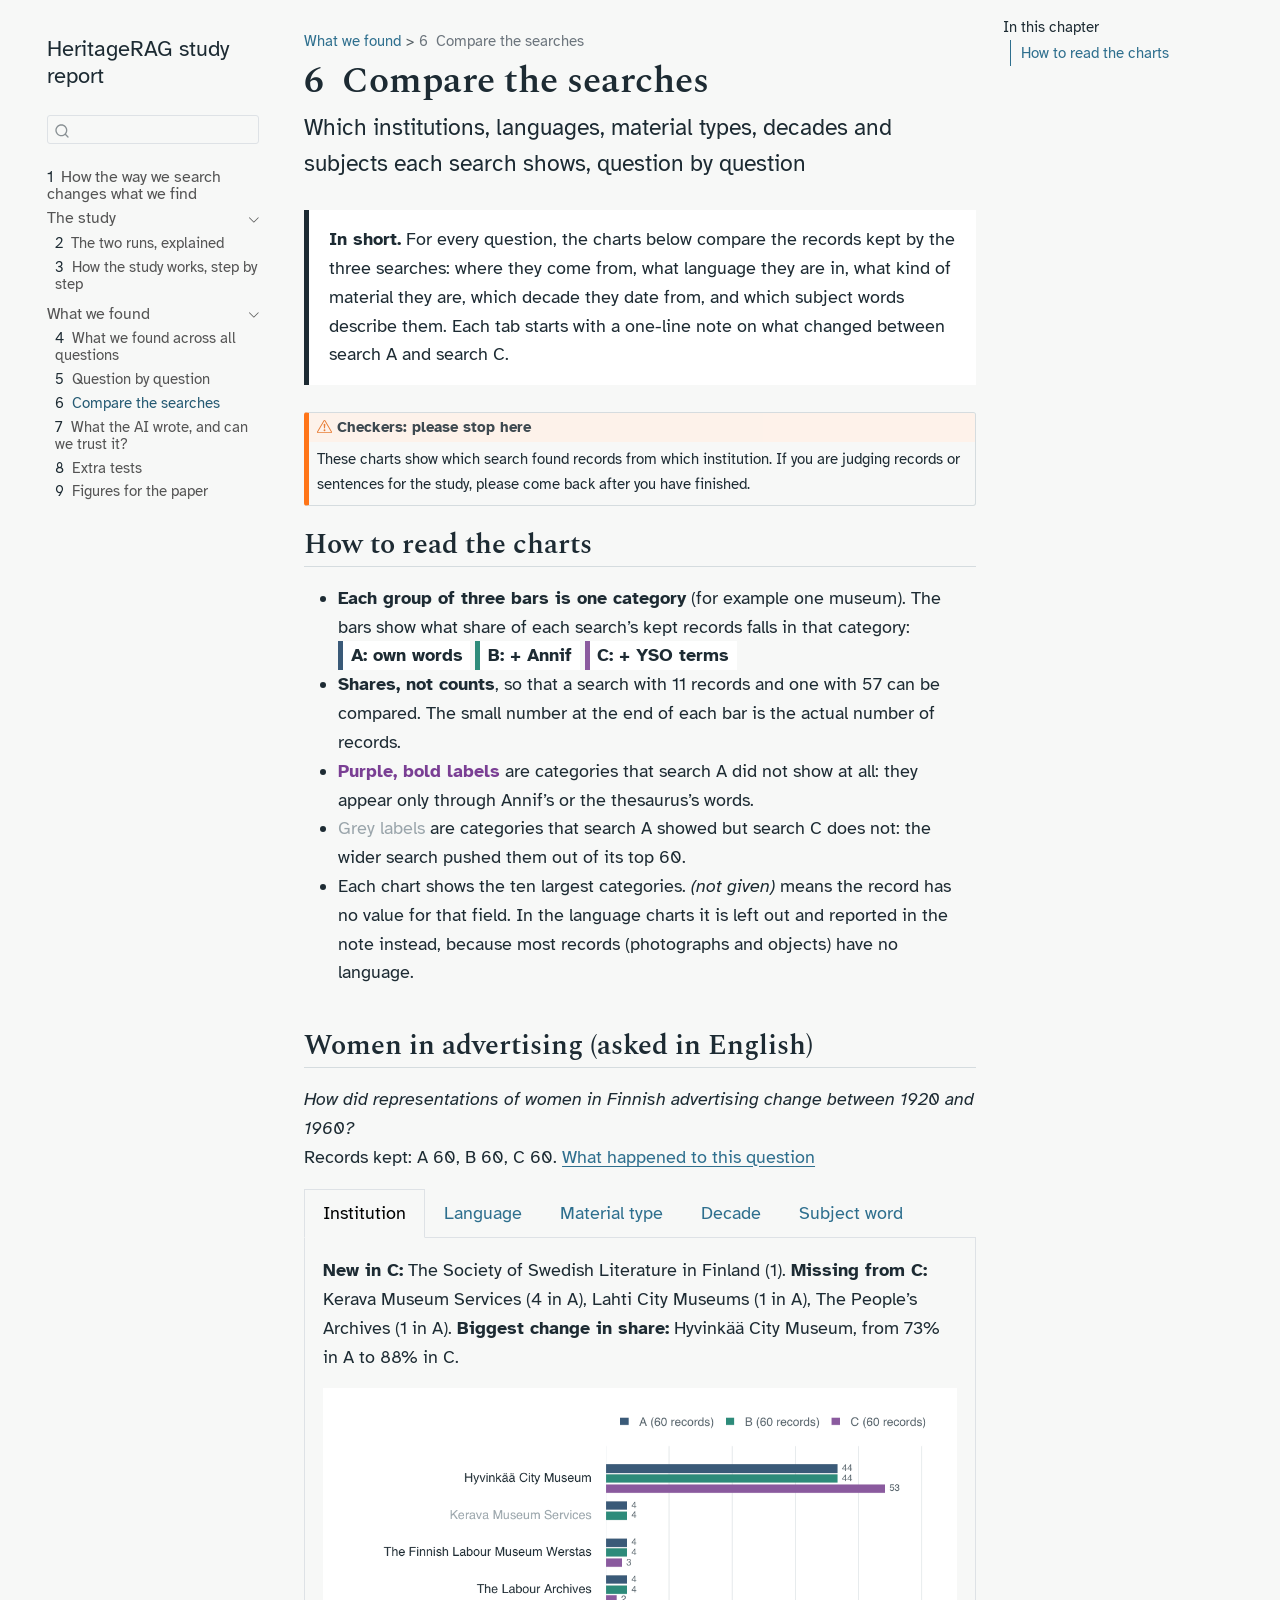
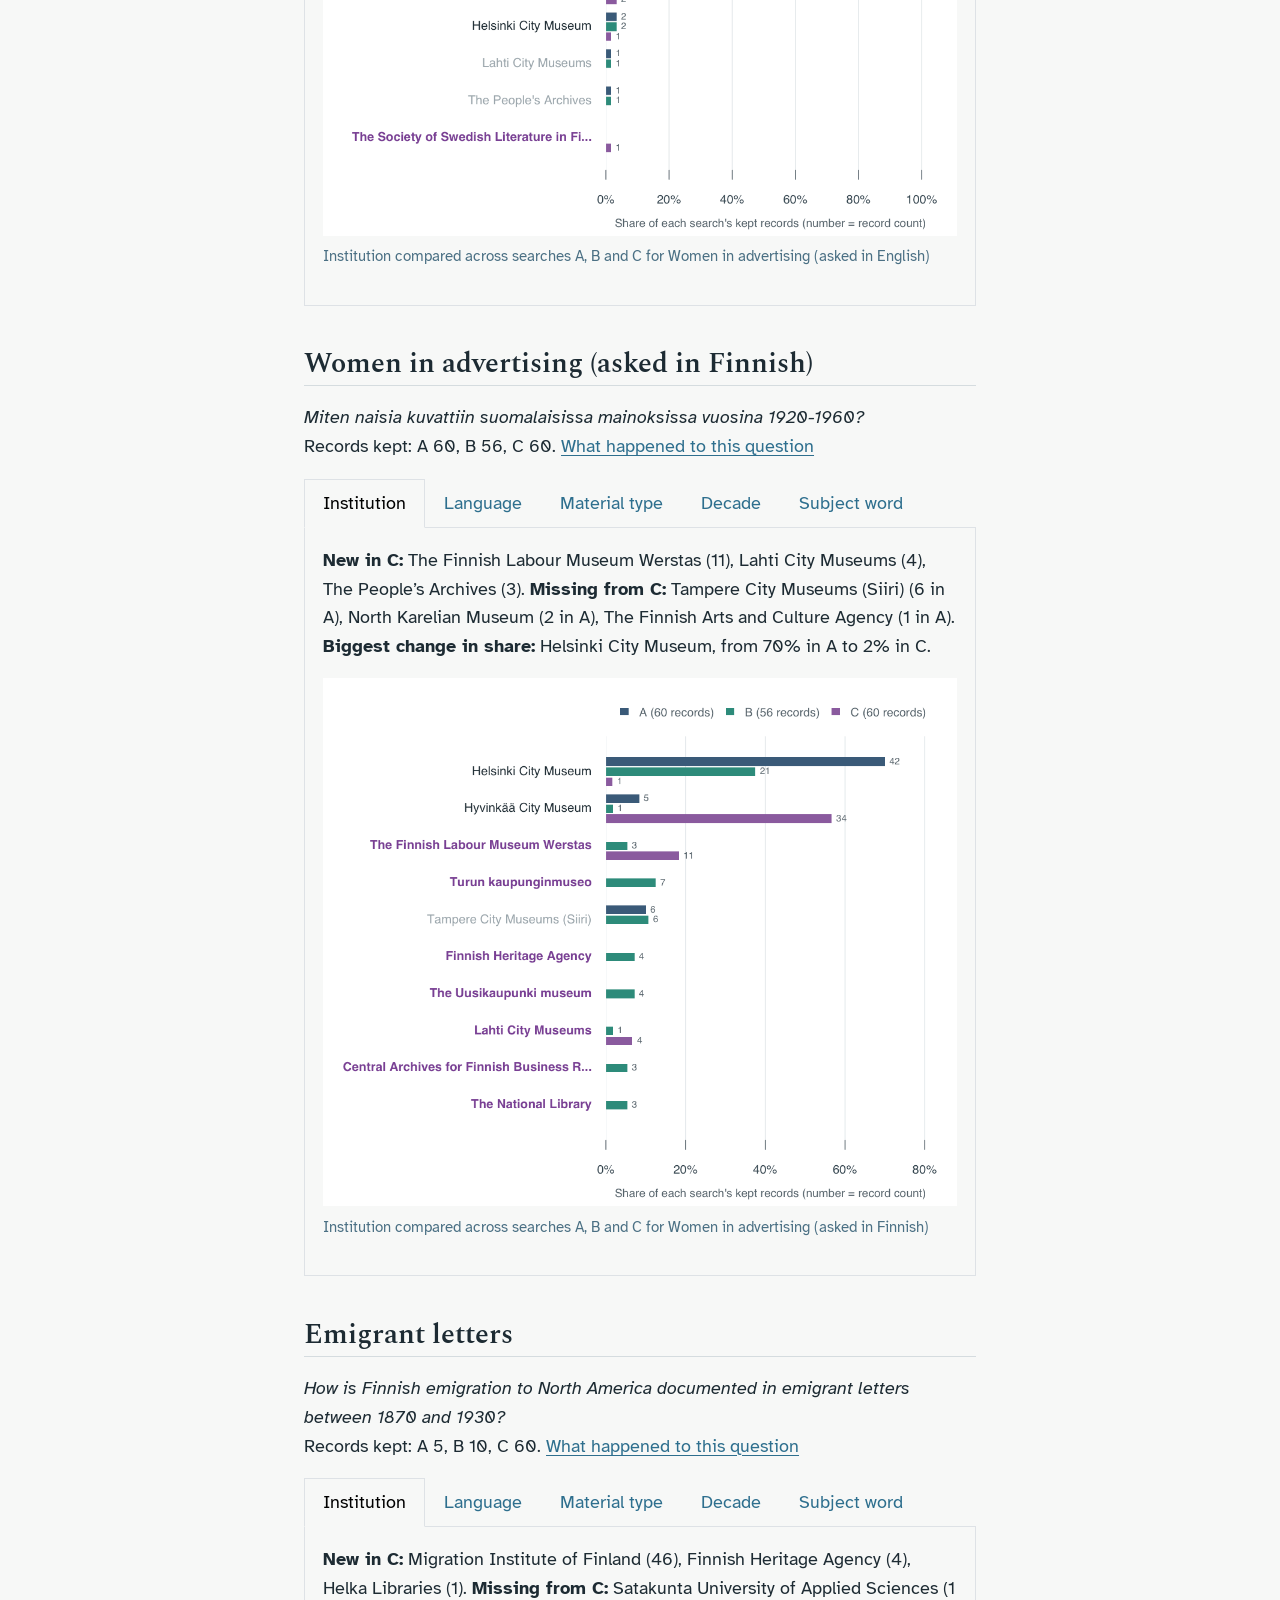
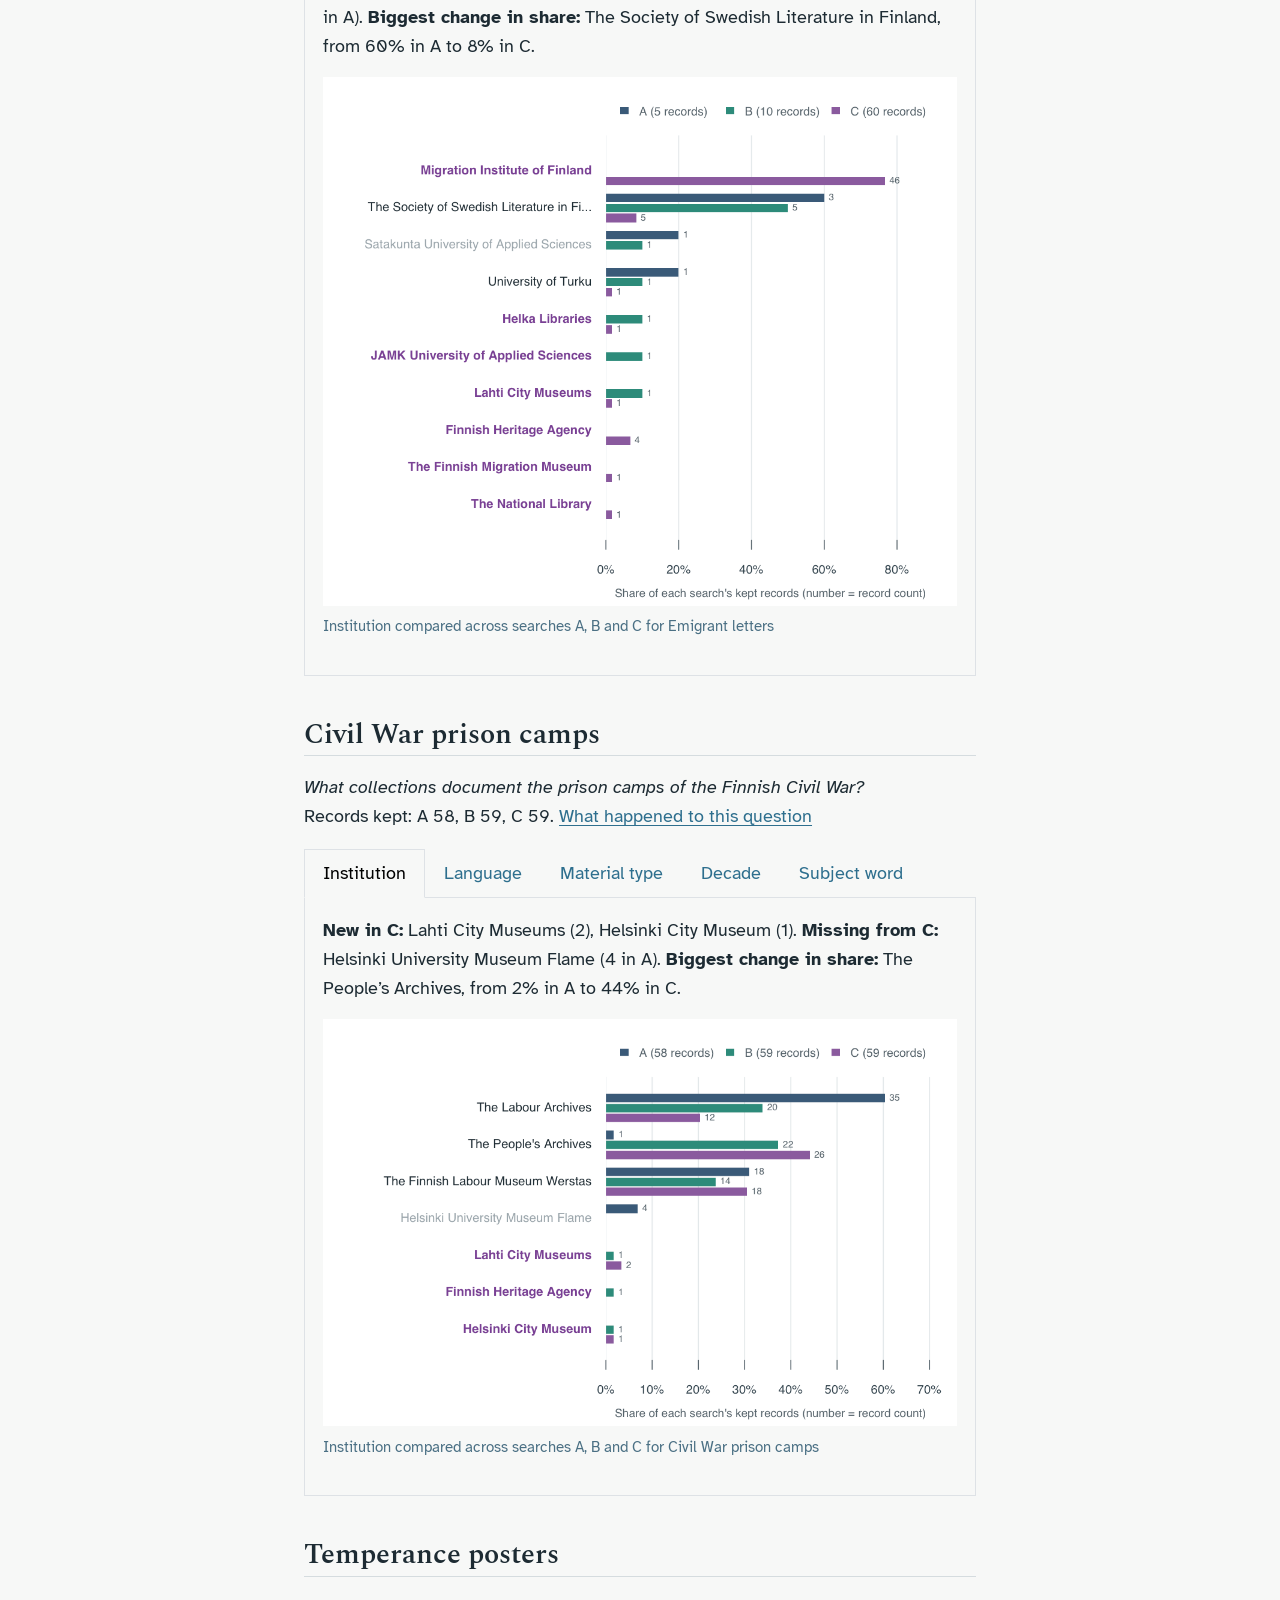
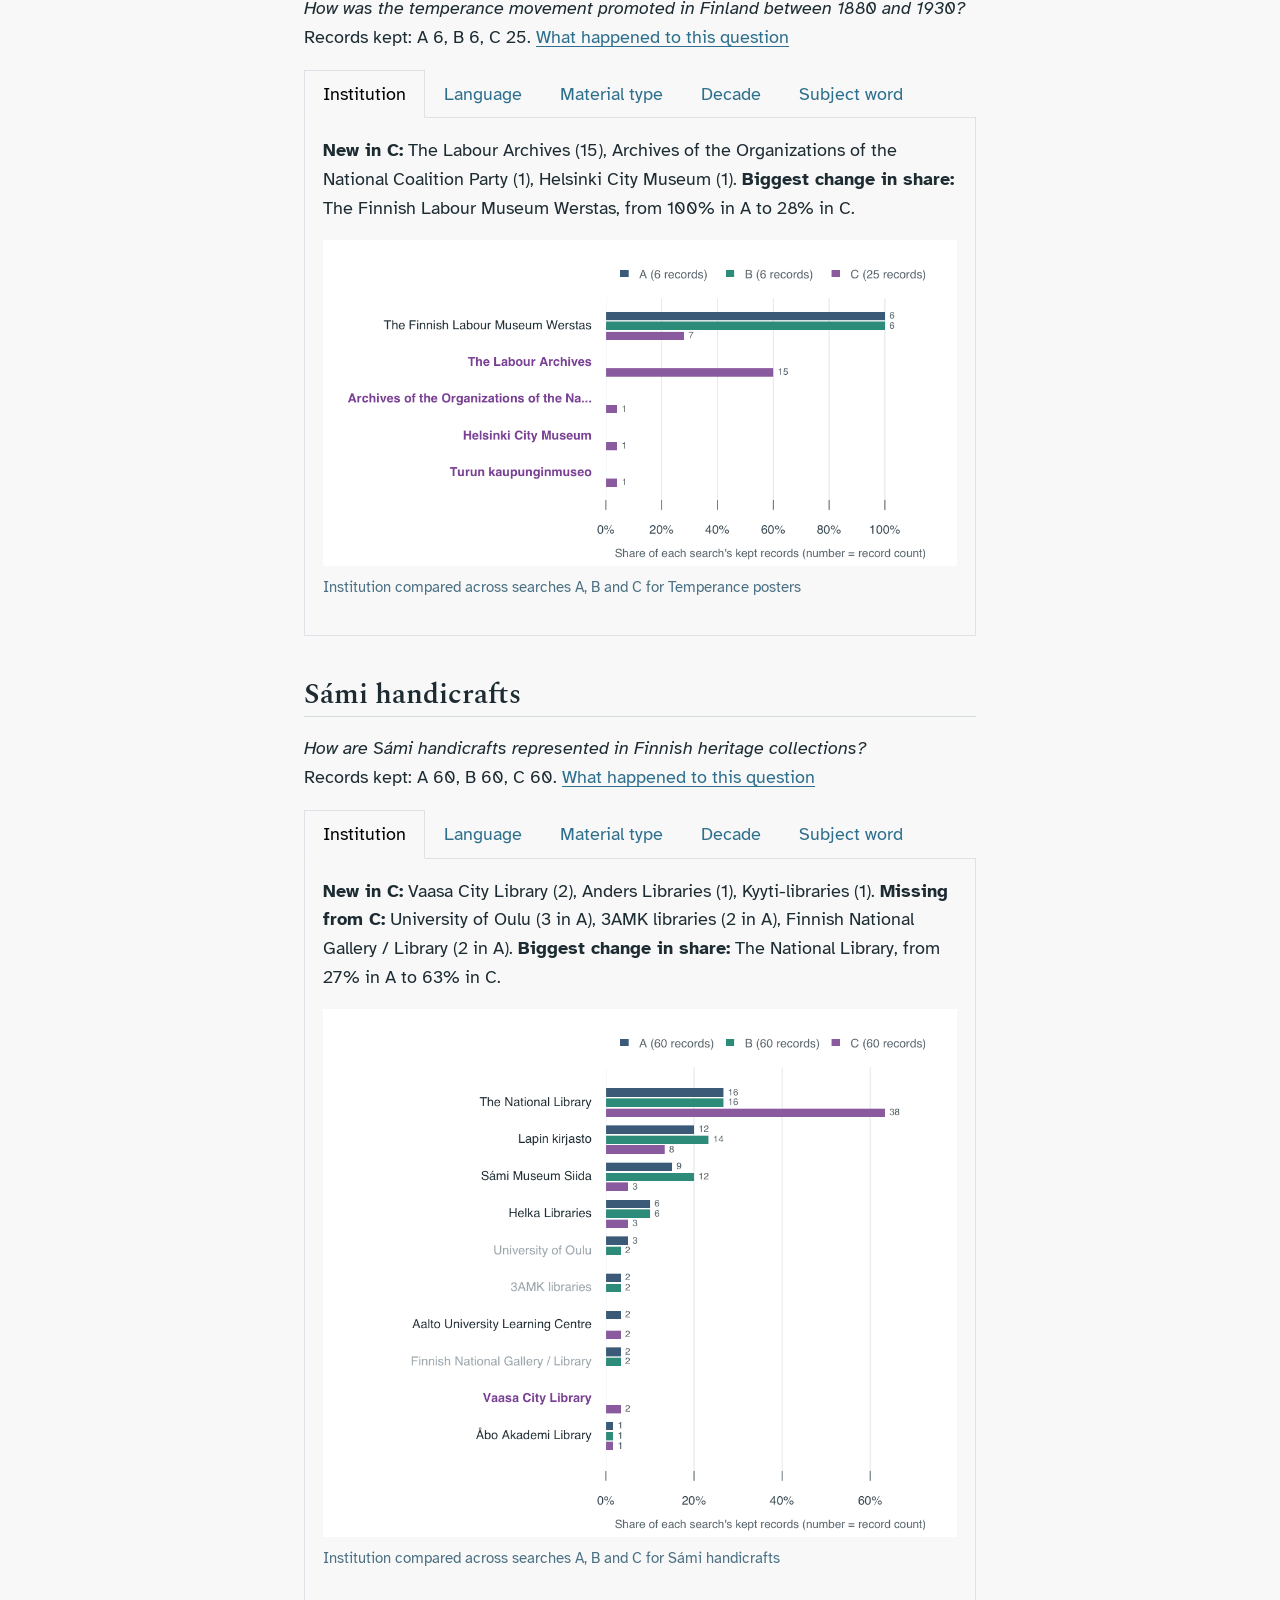
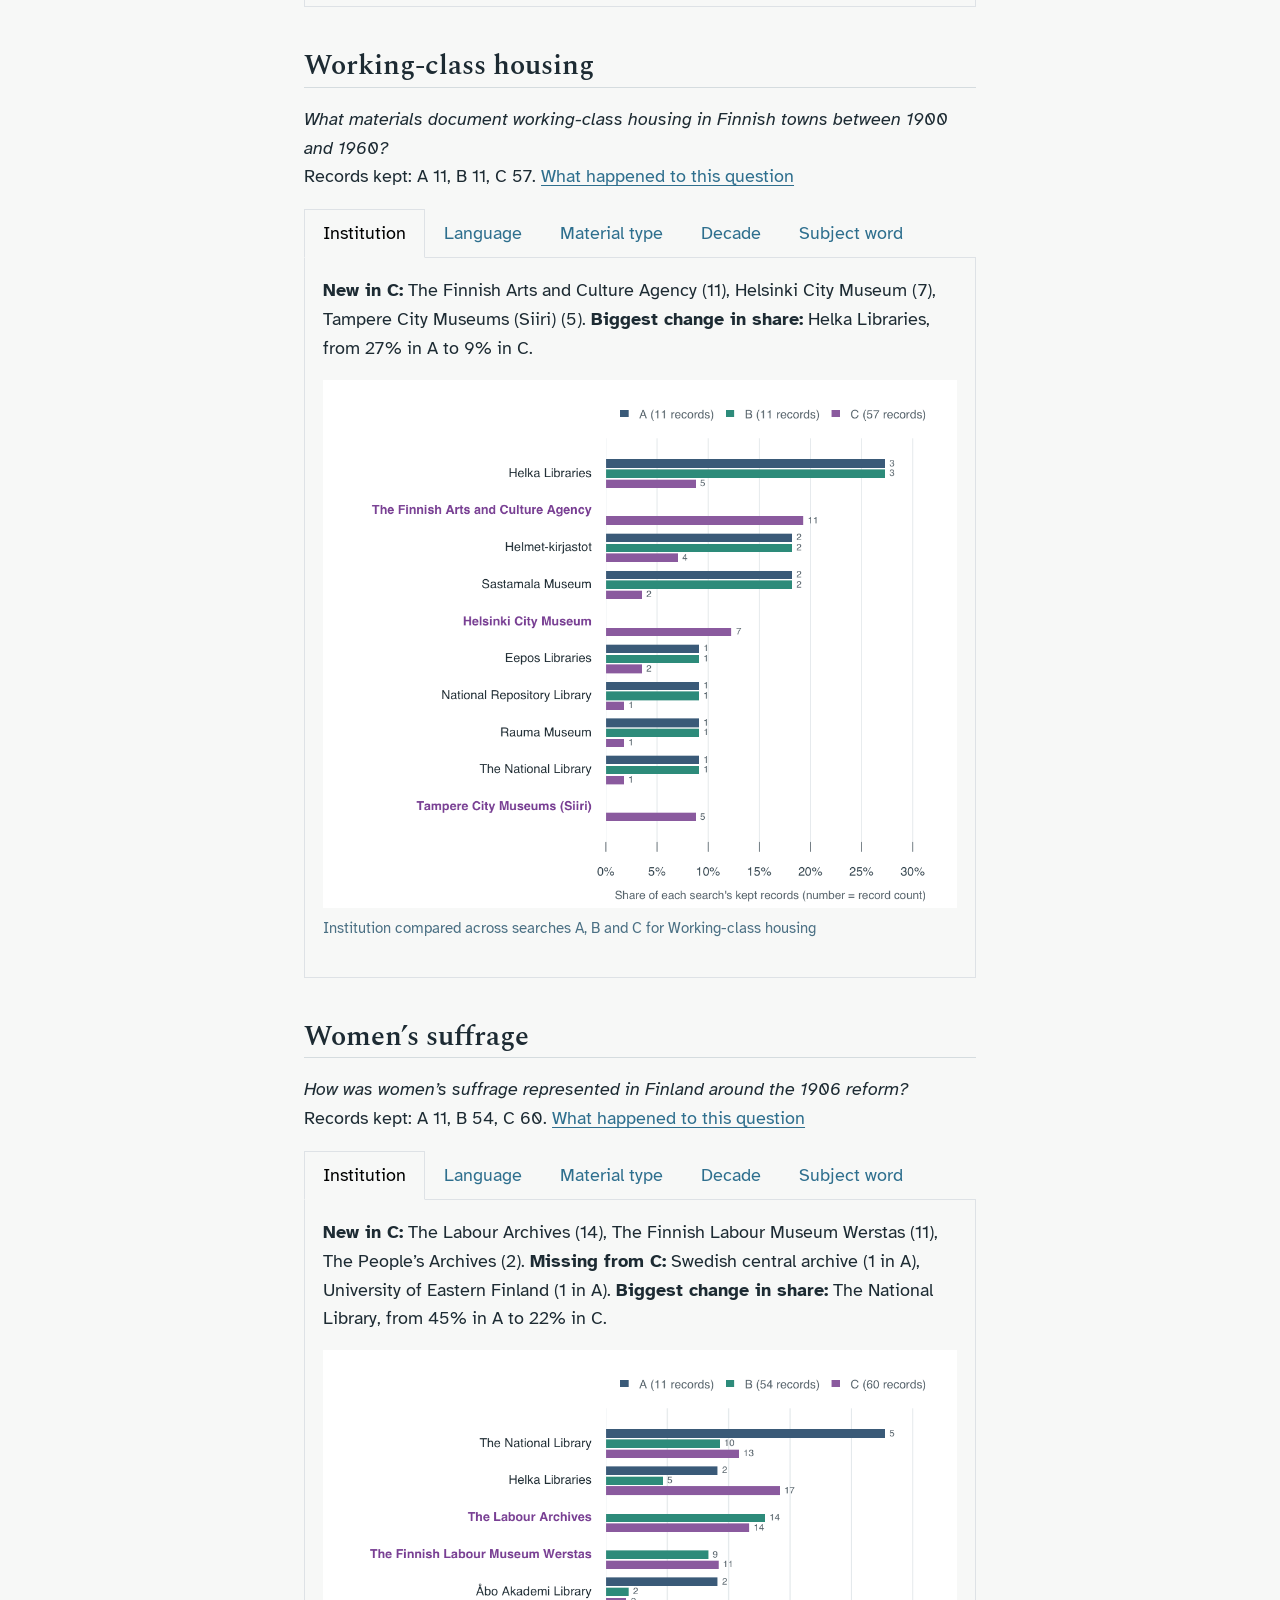
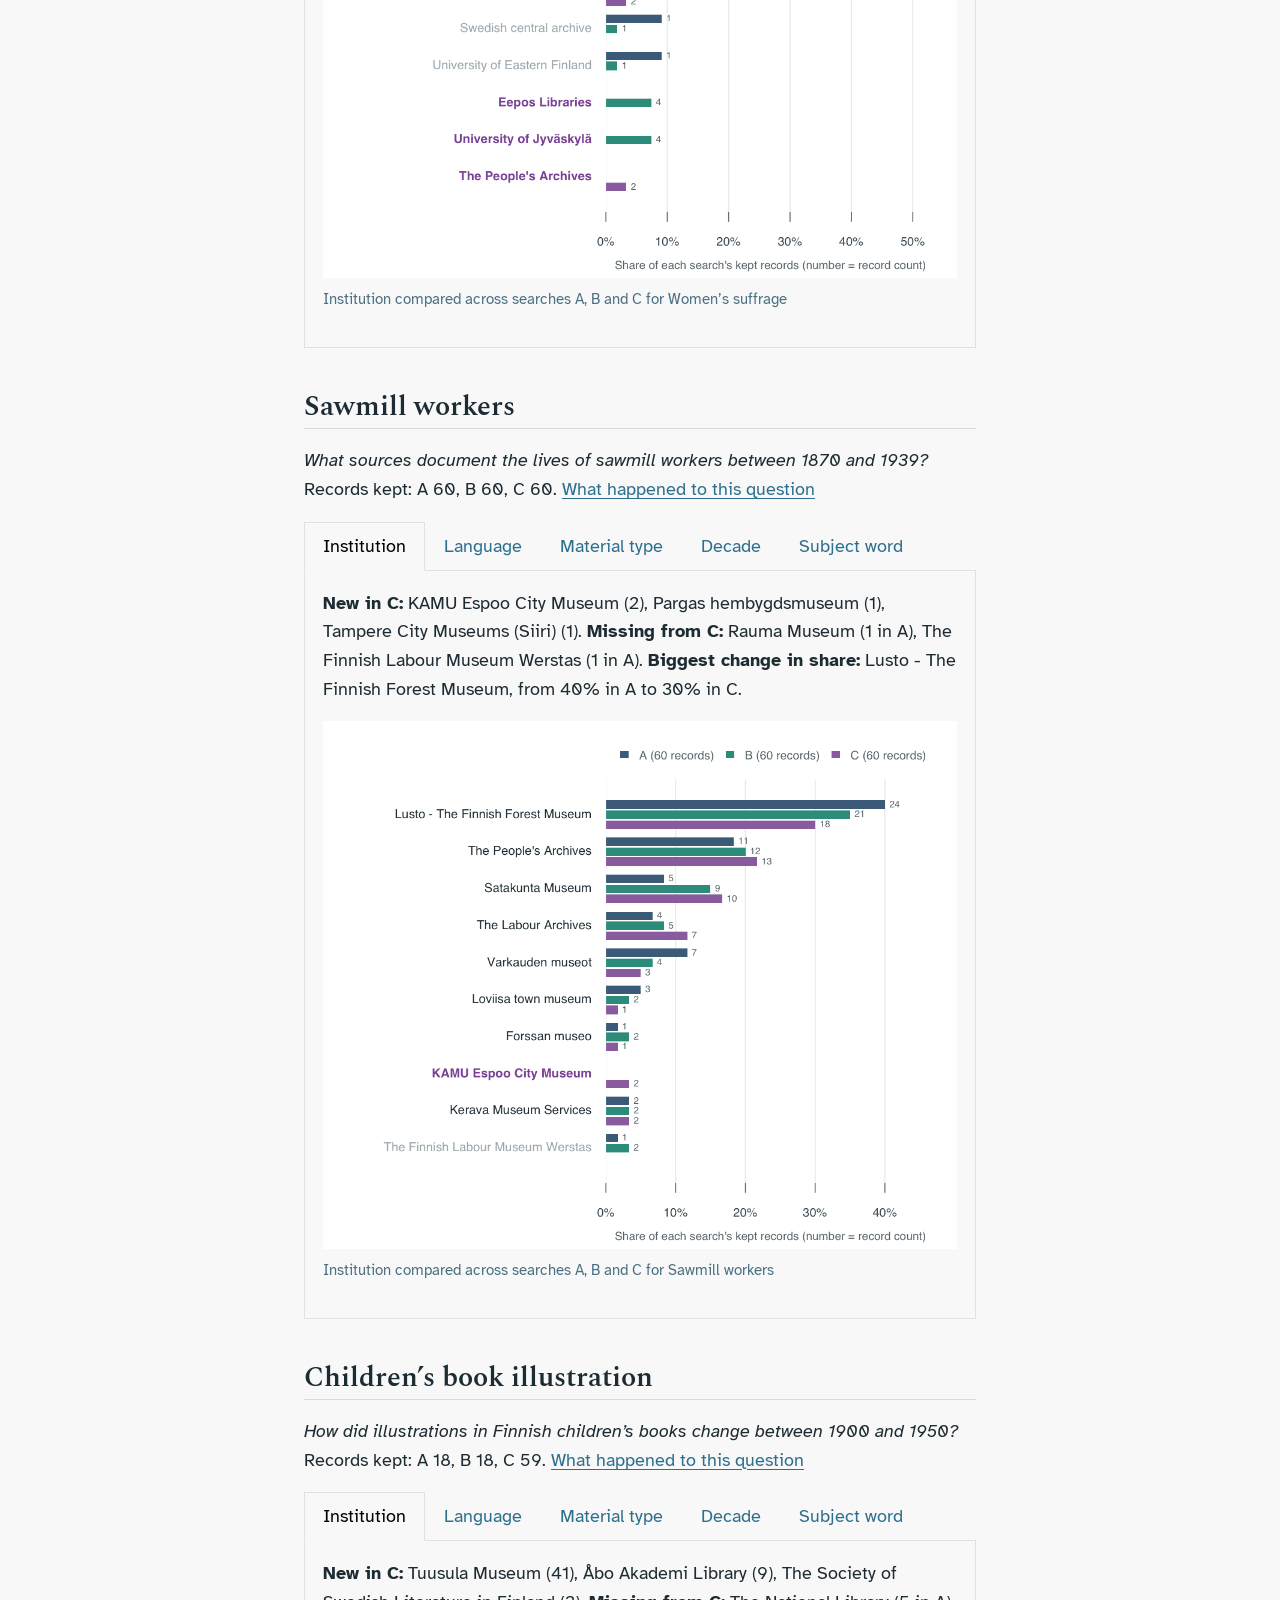
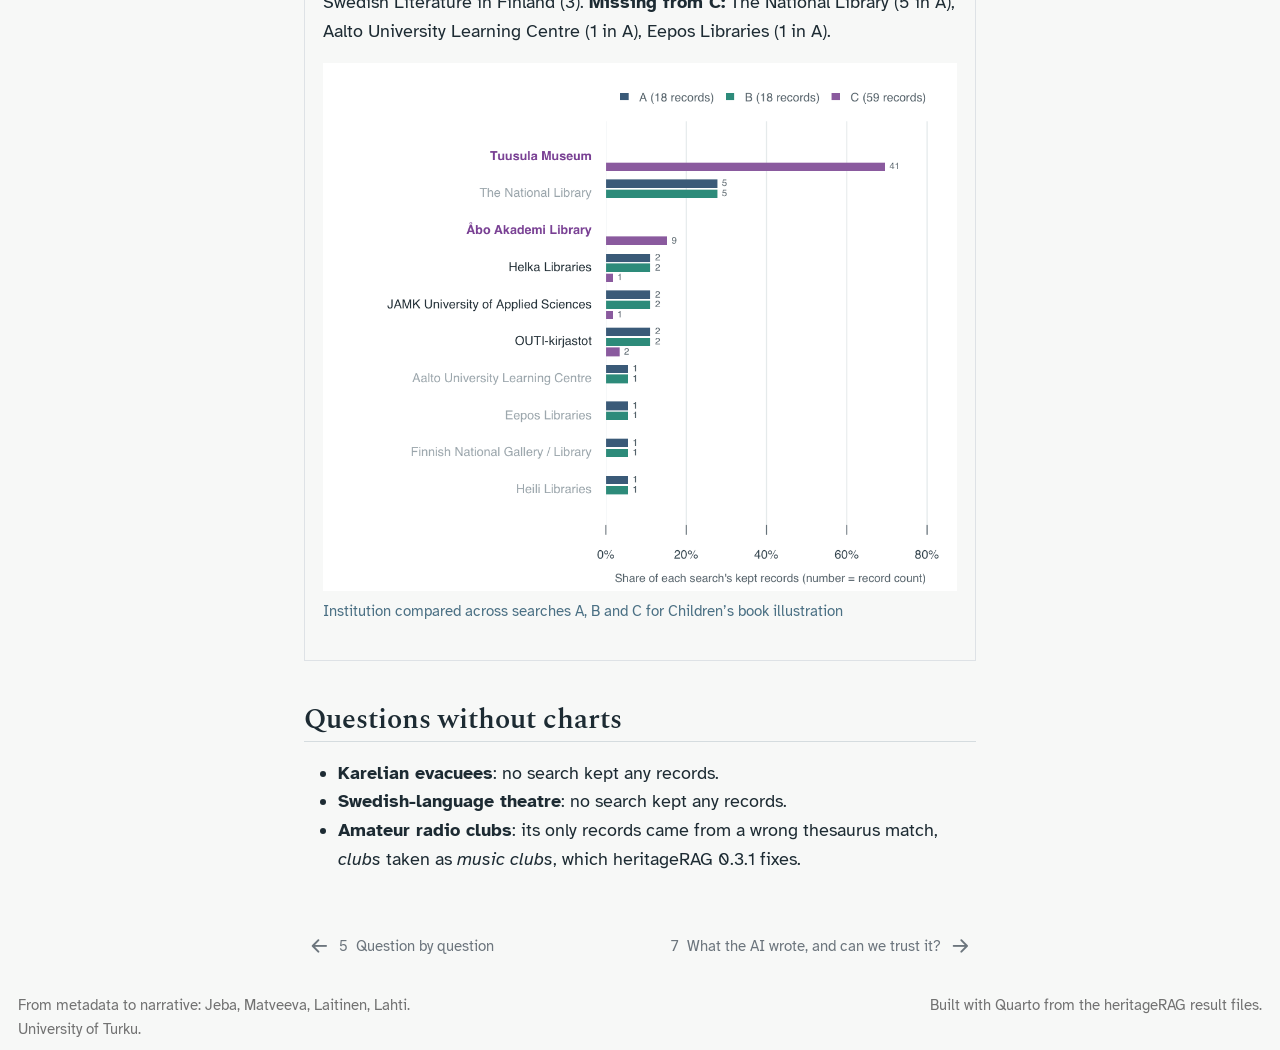
<file: compare.html>
<!DOCTYPE html>
<html xmlns="http://www.w3.org/1999/xhtml" lang="en" xml:lang="en"><head>

<meta charset="utf-8">
<meta name="generator" content="quarto-1.10.20">

<meta name="viewport" content="width=device-width, initial-scale=1.0, user-scalable=yes">


<title>6&nbsp; Compare the searches – HeritageRAG study report</title>
<style>
/* Default styles provided by pandoc.
** See https://pandoc.org/MANUAL.html#variables-for-html for config info.
*/
span.smallcaps{font-variant: small-caps;}
div.columns{display: flex; gap: 1.5em;}
div.column{flex: auto;}
@media screen {
div.columns{gap: min(4vw, 1.5em);}
div.column{overflow-x: auto;}
}
div.hanging-indent{margin-left: 1.5em; text-indent: -1.5em;}
ul.task-list{list-style: none;}
ul.task-list li input[type="checkbox"] {
  width: 0.8em;
  margin: 0 0.8em 0.2em -1em; /* quarto-specific, see https://github.com/quarto-dev/quarto-cli/issues/4556 */ 
  vertical-align: middle;
}
</style>


<script src="site_libs/quarto-nav/quarto-nav.js"></script>
<script src="site_libs/quarto-nav/headroom.min.js"></script>
<script src="site_libs/clipboard/clipboard.min.js"></script>
<script src="site_libs/quarto-search/autocomplete.umd.js"></script>
<script src="site_libs/quarto-search/fuse.min.js"></script>
<script src="site_libs/quarto-search/quarto-search.js"></script>
<meta name="quarto:offset" content="./">
<link href="./ai-answers.html" rel="next">
<link href="./questions.html" rel="prev">
<script src="site_libs/quarto-html/quarto.js" type="module"></script>
<script src="site_libs/quarto-html/tabsets/tabsets.js" type="module"></script>
<script src="site_libs/quarto-html/popper.min.js"></script>
<script src="site_libs/quarto-html/tippy.umd.min.js"></script>
<script src="site_libs/quarto-html/anchor.min.js"></script>
<link href="site_libs/quarto-html/tippy.css" rel="stylesheet">
<link href="site_libs/quarto-html/quarto-syntax-highlighting-17888a1159294d3eb470f19f6f52f5a5.css" rel="stylesheet" id="quarto-text-highlighting-styles">
<script src="site_libs/bootstrap/bootstrap.min.js"></script>
<link href="site_libs/bootstrap/bootstrap-icons.css" rel="stylesheet">
<link href="site_libs/bootstrap/bootstrap-a53c764061a324549f5579b988345580.min.css" rel="stylesheet" append-hash="true" id="quarto-bootstrap" data-mode="light">
<script id="quarto-search-options" type="application/json">{
  "location": "sidebar",
  "copy-button": false,
  "collapse-after": 3,
  "panel-placement": "start",
  "type": "textbox",
  "limit": 50,
  "keyboard-shortcut": [
    "f",
    "/",
    "s"
  ],
  "show-item-context": false,
  "language": {
    "search-no-results-text": "No results",
    "search-matching-documents-text": "matching documents",
    "search-copy-link-title": "Copy link to search",
    "search-hide-matches-text": "Hide additional matches",
    "search-more-match-text": "more match in this document",
    "search-more-matches-text": "more matches in this document",
    "search-clear-button-title": "Clear",
    "search-text-placeholder": "",
    "search-detached-cancel-button-title": "Cancel",
    "search-submit-button-title": "Submit",
    "search-label": "Search"
  }
}</script>
<style>html{ scroll-behavior: smooth; }</style>


</head>

<body class="nav-sidebar floating quarto-light">

<div id="quarto-search-results"></div>
  <header id="quarto-header" class="headroom fixed-top">
  <nav class="quarto-secondary-nav">
    <div class="container-fluid d-flex">
      <button type="button" class="quarto-btn-toggle btn" data-bs-toggle="collapse" role="button" data-bs-target=".quarto-sidebar-collapse-item" aria-controls="quarto-sidebar" aria-expanded="false" aria-label="Toggle sidebar navigation" onclick="if (window.quartoToggleHeadroom) { window.quartoToggleHeadroom(); }">
        <i class="bi bi-layout-text-sidebar-reverse"></i>
      </button>
        <nav class="quarto-page-breadcrumbs" aria-label="breadcrumb"><ol class="breadcrumb"><li class="breadcrumb-item"><a href="./results.html">What we found</a></li><li class="breadcrumb-item"><a href="./compare.html"><span class="chapter-number">6</span>&nbsp; <span class="chapter-title">Compare the searches</span></a></li></ol></nav>
        <a class="flex-grow-1" role="navigation" data-bs-toggle="collapse" data-bs-target=".quarto-sidebar-collapse-item" aria-controls="quarto-sidebar" aria-expanded="false" aria-label="Toggle sidebar navigation" onclick="if (window.quartoToggleHeadroom) { window.quartoToggleHeadroom(); }">      
        </a>
      <button type="button" class="btn quarto-search-button" aria-label="Search" onclick="window.quartoOpenSearch();">
        <i class="bi bi-search"></i>
      </button>
    </div>
  </nav>
</header>
<!-- content -->
<div id="quarto-content" class="quarto-container page-columns page-rows-contents page-layout-article">
<!-- sidebar -->
  <nav id="quarto-sidebar" class="sidebar collapse collapse-horizontal quarto-sidebar-collapse-item sidebar-navigation floating overflow-auto">
    <div class="pt-lg-2 mt-2 text-left sidebar-header">
    <div class="sidebar-title mb-0 py-0">
      <a href="./">HeritageRAG study report</a> 
    </div>
      </div>
        <div class="mt-2 flex-shrink-0 align-items-center">
        <div class="sidebar-search">
        <div id="quarto-search" class="" title="Search"></div>
        </div>
        </div>
    <div class="sidebar-menu-container"> 
    <ul class="list-unstyled mt-1">
        <li class="sidebar-item">
  <div class="sidebar-item-container"> 
  <a href="./index.html" class="sidebar-item-text sidebar-link">
 <span class="menu-text"><span class="chapter-number">1</span>&nbsp; <span class="chapter-title">How the way we search changes what we find</span></span></a>
  </div>
</li>
        <li class="sidebar-item sidebar-item-section">
      <div class="sidebar-item-container"> 
            <a class="sidebar-item-text sidebar-link text-start" data-bs-toggle="collapse" data-bs-target="#quarto-sidebar-section-1" role="navigation" aria-expanded="true">
 <span class="menu-text">The study</span></a>
          <a class="sidebar-item-toggle text-start" data-bs-toggle="collapse" data-bs-target="#quarto-sidebar-section-1" role="navigation" aria-expanded="true" aria-label="Toggle section">
            <i class="bi bi-chevron-right ms-2"></i>
          </a> 
      </div>
      <ul id="quarto-sidebar-section-1" class="collapse list-unstyled sidebar-section depth1 show">  
          <li class="sidebar-item">
  <div class="sidebar-item-container"> 
  <a href="./runs.html" class="sidebar-item-text sidebar-link">
 <span class="menu-text"><span class="chapter-number">2</span>&nbsp; <span class="chapter-title">The two runs, explained</span></span></a>
  </div>
</li>
          <li class="sidebar-item">
  <div class="sidebar-item-container"> 
  <a href="./how-it-works.html" class="sidebar-item-text sidebar-link">
 <span class="menu-text"><span class="chapter-number">3</span>&nbsp; <span class="chapter-title">How the study works, step by step</span></span></a>
  </div>
</li>
      </ul>
  </li>
        <li class="sidebar-item sidebar-item-section">
      <div class="sidebar-item-container"> 
            <a class="sidebar-item-text sidebar-link text-start" data-bs-toggle="collapse" data-bs-target="#quarto-sidebar-section-2" role="navigation" aria-expanded="true">
 <span class="menu-text">What we found</span></a>
          <a class="sidebar-item-toggle text-start" data-bs-toggle="collapse" data-bs-target="#quarto-sidebar-section-2" role="navigation" aria-expanded="true" aria-label="Toggle section">
            <i class="bi bi-chevron-right ms-2"></i>
          </a> 
      </div>
      <ul id="quarto-sidebar-section-2" class="collapse list-unstyled sidebar-section depth1 show">  
          <li class="sidebar-item">
  <div class="sidebar-item-container"> 
  <a href="./results.html" class="sidebar-item-text sidebar-link">
 <span class="menu-text"><span class="chapter-number">4</span>&nbsp; <span class="chapter-title">What we found across all questions</span></span></a>
  </div>
</li>
          <li class="sidebar-item">
  <div class="sidebar-item-container"> 
  <a href="./questions.html" class="sidebar-item-text sidebar-link">
 <span class="menu-text"><span class="chapter-number">5</span>&nbsp; <span class="chapter-title">Question by question</span></span></a>
  </div>
</li>
          <li class="sidebar-item">
  <div class="sidebar-item-container"> 
  <a href="./compare.html" class="sidebar-item-text sidebar-link active">
 <span class="menu-text"><span class="chapter-number">6</span>&nbsp; <span class="chapter-title">Compare the searches</span></span></a>
  </div>
</li>
          <li class="sidebar-item">
  <div class="sidebar-item-container"> 
  <a href="./ai-answers.html" class="sidebar-item-text sidebar-link">
 <span class="menu-text"><span class="chapter-number">7</span>&nbsp; <span class="chapter-title">What the AI wrote, and can we trust it?</span></span></a>
  </div>
</li>
          <li class="sidebar-item">
  <div class="sidebar-item-container"> 
  <a href="./extra-tests.html" class="sidebar-item-text sidebar-link">
 <span class="menu-text"><span class="chapter-number">8</span>&nbsp; <span class="chapter-title">Extra tests</span></span></a>
  </div>
</li>
          <li class="sidebar-item">
  <div class="sidebar-item-container"> 
  <a href="./paper-figures.html" class="sidebar-item-text sidebar-link">
 <span class="menu-text"><span class="chapter-number">9</span>&nbsp; <span class="chapter-title">Figures for the paper</span></span></a>
  </div>
</li>
      </ul>
  </li>
    </ul>
    </div>
</nav>
<div id="quarto-sidebar-glass" class="quarto-sidebar-collapse-item" data-bs-toggle="collapse" data-bs-target=".quarto-sidebar-collapse-item"></div>
<!-- margin-sidebar -->
    <div id="quarto-margin-sidebar" class="sidebar margin-sidebar">
        <nav id="TOC" role="doc-toc" class="toc-active">
    <h2 id="toc-title">In this chapter</h2>
   
  <ul class="collapse">
  <li><a href="#how-to-read-the-charts" id="toc-how-to-read-the-charts" class="nav-link active" data-scroll-target="#how-to-read-the-charts">How to read the charts</a></li>
  </ul>
</nav>
    </div>
<!-- main -->
<main class="content" id="quarto-document-content">

<header id="title-block-header" class="quarto-title-block default"><nav class="quarto-page-breadcrumbs quarto-title-breadcrumbs d-none d-lg-block" aria-label="breadcrumb"><ol class="breadcrumb"><li class="breadcrumb-item"><a href="./results.html">What we found</a></li><li class="breadcrumb-item"><a href="./compare.html"><span class="chapter-number">6</span>&nbsp; <span class="chapter-title">Compare the searches</span></a></li></ol></nav>
<div class="quarto-title">
<h1 class="title"><span class="chapter-number">6</span>&nbsp; <span class="chapter-title">Compare the searches</span></h1>
<p class="subtitle lead">Which institutions, languages, material types, decades and subjects each search shows, question by question</p>
</div>



<div class="quarto-title-meta">

    
  
    
  </div>
  


</header>


<div class="in-short">
<p><strong>In short.</strong> For every question, the charts below compare the records kept by the three searches: where they come from, what language they are in, what kind of material they are, which decade they date from, and which subject words describe them. Each tab starts with a one-line note on what changed between search A and search C.</p>
</div>
<div class="callout callout-style-default callout-warning callout-titled">
<div class="callout-header d-flex align-content-center">
<div class="callout-icon-container">
<i class="callout-icon"></i>
</div>
<div class="callout-title-container flex-fill">
<span class="screen-reader-only">Warning</span>Checkers: please stop here
</div>
</div>
<div class="callout-body-container callout-body">
<p>These charts show which search found records from which institution. If you are judging records or sentences for the study, please come back after you have finished.</p>
</div>
</div>
<section id="how-to-read-the-charts" class="level2">
<h2 class="anchored" data-anchor-id="how-to-read-the-charts">How to read the charts</h2>
<ul>
<li><strong>Each group of three bars is one category</strong> (for example one museum). The bars show what share of each search’s kept records falls in that category: <span class="cond cond-a">A: own words</span> <span class="cond cond-b">B: + Annif</span> <span class="cond cond-c">C: + YSO terms</span></li>
<li><strong>Shares, not counts</strong>, so that a search with 11 records and one with 57 can be compared. The small number at the end of each bar is the actual number of records.</li>
<li><span style="color:#7A3F94;font-weight:700">Purple, bold labels</span> are categories that search A did not show at all: they appear only through Annif’s or the thesaurus’s words.</li>
<li><span style="color:#9AA5AB">Grey labels</span> are categories that search A showed but search C does not: the wider search pushed them out of its top 60.</li>
<li>Each chart shows the ten largest categories. <em>(not given)</em> means the record has no value for that field. In the language charts it is left out and reported in the note instead, because most records (photographs and objects) have no language.</li>
</ul>
</section>
<div class="cell" data-layout-align="left">
<section id="compare-women-advertising" class="level2">
<h2 class="anchored" data-anchor-id="compare-women-advertising">Women in advertising (asked in English)</h2>
<p><em>How did representations of women in Finnish advertising change between 1920 and 1960?</em><br>
Records kept: A 60, B 60, C 60. <a href="./questions.html#women-advertising">What happened to this question</a></p>
<div class="tabset-margin-container"></div><div class="panel-tabset">
<ul class="nav nav-tabs" role="tablist"><li class="nav-item" role="presentation"><a class="nav-link active" id="tabset-1-1-tab" data-bs-toggle="tab" data-bs-target="#tabset-1-1" role="tab" aria-controls="tabset-1-1" aria-selected="true" href="">Institution</a></li><li class="nav-item" role="presentation"><a class="nav-link" id="tabset-1-2-tab" data-bs-toggle="tab" data-bs-target="#tabset-1-2" role="tab" aria-controls="tabset-1-2" aria-selected="false" href="">Language</a></li><li class="nav-item" role="presentation"><a class="nav-link" id="tabset-1-3-tab" data-bs-toggle="tab" data-bs-target="#tabset-1-3" role="tab" aria-controls="tabset-1-3" aria-selected="false" href="">Material type</a></li><li class="nav-item" role="presentation"><a class="nav-link" id="tabset-1-4-tab" data-bs-toggle="tab" data-bs-target="#tabset-1-4" role="tab" aria-controls="tabset-1-4" aria-selected="false" href="">Decade</a></li><li class="nav-item" role="presentation"><a class="nav-link" id="tabset-1-5-tab" data-bs-toggle="tab" data-bs-target="#tabset-1-5" role="tab" aria-controls="tabset-1-5" aria-selected="false" href="">Subject word</a></li></ul>
<div class="tab-content">
<div id="tabset-1-1" class="tab-pane active" role="tabpanel" aria-labelledby="tabset-1-1-tab">
<p><strong>New in C:</strong> The Society of Swedish Literature in Finland (1). <strong>Missing from C:</strong> Kerava Museum Services (4 in A), Lahti City Museums (1 in A), The People’s Archives (1 in A). <strong>Biggest change in share:</strong> Hyvinkää City Museum, from 73% in A to 88% in C.</p>
<div class="quarto-figure quarto-figure-center">
<figure class="figure">
<p><img src="figs/compare/women-advertising-institution.png" class="img-fluid figure-img" alt="Grouped bar chart of institution shares in searches A, B and C"></p>
<figcaption>Institution compared across searches A, B and C for Women in advertising (asked in English)</figcaption>
</figure>
</div>
</div>
<div id="tabset-1-2" class="tab-pane" role="tabpanel" aria-labelledby="tabset-1-2-tab">
<p><strong>New in C:</strong> Swedish (1). No language is given for 100% of A’s records and 98% of C’s.</p>
<div class="quarto-figure quarto-figure-center">
<figure class="figure">
<p><img src="figs/compare/women-advertising-language.png" class="img-fluid figure-img" alt="Grouped bar chart of language shares in searches A, B and C"></p>
<figcaption>Language compared across searches A, B and C for Women in advertising (asked in English)</figcaption>
</figure>
</div>
</div>
<div id="tabset-1-3" class="tab-pane" role="tabpanel" aria-labelledby="tabset-1-3-tab">
<p><strong>New in C:</strong> Archive/Collection (1), Book material (1).</p>
<div class="quarto-figure quarto-figure-center">
<figure class="figure">
<p><img src="figs/compare/women-advertising-material.png" class="img-fluid figure-img" alt="Grouped bar chart of material type shares in searches A, B and C"></p>
<figcaption>Material type compared across searches A, B and C for Women in advertising (asked in English)</figcaption>
</figure>
</div>
</div>
<div id="tabset-1-4" class="tab-pane" role="tabpanel" aria-labelledby="tabset-1-4-tab">
<p><strong>Missing from C:</strong> 1940s (3 in A), 1920s (2 in A).</p>
<div class="quarto-figure quarto-figure-center">
<figure class="figure">
<p><img src="figs/compare/women-advertising-decade.png" class="img-fluid figure-img" alt="Grouped bar chart of decade shares in searches A, B and C"></p>
<figcaption>Decade compared across searches A, B and C for Women in advertising (asked in English)</figcaption>
</figure>
</div>
</div>
<div id="tabset-1-5" class="tab-pane" role="tabpanel" aria-labelledby="tabset-1-5-tab">
<p><strong>New in C:</strong> knitwork (13), fashion (3), commissions (organs) (1). <strong>Missing from C:</strong> men (6 in A), advertising photography (2 in A), design (artistic creation) (2 in A). <strong>Biggest change in share:</strong> wool industry, from 13% in A to 35% in C.</p>
<div class="quarto-figure quarto-figure-center">
<figure class="figure">
<p><img src="figs/compare/women-advertising-subject.png" class="img-fluid figure-img" alt="Grouped bar chart of subject word shares in searches A, B and C"></p>
<figcaption>Subject word compared across searches A, B and C for Women in advertising (asked in English)</figcaption>
</figure>
</div>
</div>
</div>
</div>
</section>
<section id="compare-women-advertising-fi" class="level2">
<h2 class="anchored" data-anchor-id="compare-women-advertising-fi">Women in advertising (asked in Finnish)</h2>
<p><em>Miten naisia kuvattiin suomalaisissa mainoksissa vuosina 1920-1960?</em><br>
Records kept: A 60, B 56, C 60. <a href="./questions.html#women-advertising-fi">What happened to this question</a></p>
<div class="tabset-margin-container"></div><div class="panel-tabset">
<ul class="nav nav-tabs" role="tablist"><li class="nav-item" role="presentation"><a class="nav-link active" id="tabset-2-1-tab" data-bs-toggle="tab" data-bs-target="#tabset-2-1" role="tab" aria-controls="tabset-2-1" aria-selected="true" href="">Institution</a></li><li class="nav-item" role="presentation"><a class="nav-link" id="tabset-2-2-tab" data-bs-toggle="tab" data-bs-target="#tabset-2-2" role="tab" aria-controls="tabset-2-2" aria-selected="false" href="">Language</a></li><li class="nav-item" role="presentation"><a class="nav-link" id="tabset-2-3-tab" data-bs-toggle="tab" data-bs-target="#tabset-2-3" role="tab" aria-controls="tabset-2-3" aria-selected="false" href="">Material type</a></li><li class="nav-item" role="presentation"><a class="nav-link" id="tabset-2-4-tab" data-bs-toggle="tab" data-bs-target="#tabset-2-4" role="tab" aria-controls="tabset-2-4" aria-selected="false" href="">Decade</a></li><li class="nav-item" role="presentation"><a class="nav-link" id="tabset-2-5-tab" data-bs-toggle="tab" data-bs-target="#tabset-2-5" role="tab" aria-controls="tabset-2-5" aria-selected="false" href="">Subject word</a></li></ul>
<div class="tab-content">
<div id="tabset-2-1" class="tab-pane active" role="tabpanel" aria-labelledby="tabset-2-1-tab">
<p><strong>New in C:</strong> The Finnish Labour Museum Werstas (11), Lahti City Museums (4), The People’s Archives (3). <strong>Missing from C:</strong> Tampere City Museums (Siiri) (6 in A), North Karelian Museum (2 in A), The Finnish Arts and Culture Agency (1 in A). <strong>Biggest change in share:</strong> Helsinki City Museum, from 70% in A to 2% in C.</p>
<div class="quarto-figure quarto-figure-center">
<figure class="figure">
<p><img src="figs/compare/women-advertising-fi-institution.png" class="img-fluid figure-img" alt="Grouped bar chart of institution shares in searches A, B and C"></p>
<figcaption>Institution compared across searches A, B and C for Women in advertising (asked in Finnish)</figcaption>
</figure>
</div>
</div>
<div id="tabset-2-2" class="tab-pane" role="tabpanel" aria-labelledby="tabset-2-2-tab">
<p><strong>New in C:</strong> Swedish (1). No language is given for 100% of A’s records and 98% of C’s.</p>
<div class="quarto-figure quarto-figure-center">
<figure class="figure">
<p><img src="figs/compare/women-advertising-fi-language.png" class="img-fluid figure-img" alt="Grouped bar chart of language shares in searches A, B and C"></p>
<figcaption>Language compared across searches A, B and C for Women in advertising (asked in Finnish)</figcaption>
</figure>
</div>
</div>
<div id="tabset-2-3" class="tab-pane" role="tabpanel" aria-labelledby="tabset-2-3-tab">
<p><strong>New in C:</strong> Work of art (2), Book material (1). <strong>Missing from C:</strong> Video (1 in A).</p>
<div class="quarto-figure quarto-figure-center">
<figure class="figure">
<p><img src="figs/compare/women-advertising-fi-material.png" class="img-fluid figure-img" alt="Grouped bar chart of material type shares in searches A, B and C"></p>
<figcaption>Material type compared across searches A, B and C for Women in advertising (asked in Finnish)</figcaption>
</figure>
</div>
</div>
<div id="tabset-2-4" class="tab-pane" role="tabpanel" aria-labelledby="tabset-2-4-tab">
<p><strong>Biggest change in share:</strong> 1950s, from 67% in A to 33% in C.</p>
<div class="quarto-figure quarto-figure-center">
<figure class="figure">
<p><img src="figs/compare/women-advertising-fi-decade.png" class="img-fluid figure-img" alt="Grouped bar chart of decade shares in searches A, B and C"></p>
<figcaption>Decade compared across searches A, B and C for Women in advertising (asked in Finnish)</figcaption>
</figure>
</div>
</div>
<div id="tabset-2-5" class="tab-pane" role="tabpanel" aria-labelledby="tabset-2-5-tab">
<p><strong>New in C:</strong> advertisements (38), suomi (18), hyvinkää (18). <strong>Missing from C:</strong> naiset (45 in A), uusimaa (25 in A), europe (24 in A). <strong>Biggest change in share:</strong> women, from 12% in A to 80% in C.</p>
<div class="quarto-figure quarto-figure-center">
<figure class="figure">
<p><img src="figs/compare/women-advertising-fi-subject.png" class="img-fluid figure-img" alt="Grouped bar chart of subject word shares in searches A, B and C"></p>
<figcaption>Subject word compared across searches A, B and C for Women in advertising (asked in Finnish)</figcaption>
</figure>
</div>
</div>
</div>
</div>
</section>
<section id="compare-emigrant-letters" class="level2">
<h2 class="anchored" data-anchor-id="compare-emigrant-letters">Emigrant letters</h2>
<p><em>How is Finnish emigration to North America documented in emigrant letters between 1870 and 1930?</em><br>
Records kept: A 5, B 10, C 60. <a href="./questions.html#emigrant-letters">What happened to this question</a></p>
<div class="tabset-margin-container"></div><div class="panel-tabset">
<ul class="nav nav-tabs" role="tablist"><li class="nav-item" role="presentation"><a class="nav-link active" id="tabset-3-1-tab" data-bs-toggle="tab" data-bs-target="#tabset-3-1" role="tab" aria-controls="tabset-3-1" aria-selected="true" href="">Institution</a></li><li class="nav-item" role="presentation"><a class="nav-link" id="tabset-3-2-tab" data-bs-toggle="tab" data-bs-target="#tabset-3-2" role="tab" aria-controls="tabset-3-2" aria-selected="false" href="">Language</a></li><li class="nav-item" role="presentation"><a class="nav-link" id="tabset-3-3-tab" data-bs-toggle="tab" data-bs-target="#tabset-3-3" role="tab" aria-controls="tabset-3-3" aria-selected="false" href="">Material type</a></li><li class="nav-item" role="presentation"><a class="nav-link" id="tabset-3-4-tab" data-bs-toggle="tab" data-bs-target="#tabset-3-4" role="tab" aria-controls="tabset-3-4" aria-selected="false" href="">Decade</a></li><li class="nav-item" role="presentation"><a class="nav-link" id="tabset-3-5-tab" data-bs-toggle="tab" data-bs-target="#tabset-3-5" role="tab" aria-controls="tabset-3-5" aria-selected="false" href="">Subject word</a></li></ul>
<div class="tab-content">
<div id="tabset-3-1" class="tab-pane active" role="tabpanel" aria-labelledby="tabset-3-1-tab">
<p><strong>New in C:</strong> Migration Institute of Finland (46), Finnish Heritage Agency (4), Helka Libraries (1). <strong>Missing from C:</strong> Satakunta University of Applied Sciences (1 in A). <strong>Biggest change in share:</strong> The Society of Swedish Literature in Finland, from 60% in A to 8% in C.</p>
<div class="quarto-figure quarto-figure-center">
<figure class="figure">
<p><img src="figs/compare/emigrant-letters-institution.png" class="img-fluid figure-img" alt="Grouped bar chart of institution shares in searches A, B and C"></p>
<figcaption>Institution compared across searches A, B and C for Emigrant letters</figcaption>
</figure>
</div>
</div>
<div id="tabset-3-2" class="tab-pane" role="tabpanel" aria-labelledby="tabset-3-2-tab">
<p><strong>New in C:</strong> Finnish (32). <strong>Biggest change in share:</strong> Swedish, from 80% in A to 12% in C. No language is given for 0% of A’s records and 10% of C’s.</p>
<div class="quarto-figure quarto-figure-center">
<figure class="figure">
<p><img src="figs/compare/emigrant-letters-language.png" class="img-fluid figure-img" alt="Grouped bar chart of language shares in searches A, B and C"></p>
<figcaption>Language compared across searches A, B and C for Emigrant letters</figcaption>
</figure>
</div>
</div>
<div id="tabset-3-3" class="tab-pane" role="tabpanel" aria-labelledby="tabset-3-3-tab">
<p><strong>New in C:</strong> Text (41), Image (6). <strong>Biggest change in share:</strong> Archive/Collection, from 60% in A to 18% in C.</p>
<div class="quarto-figure quarto-figure-center">
<figure class="figure">
<p><img src="figs/compare/emigrant-letters-material.png" class="img-fluid figure-img" alt="Grouped bar chart of material type shares in searches A, B and C"></p>
<figcaption>Material type compared across searches A, B and C for Emigrant letters</figcaption>
</figure>
</div>
</div>
<div id="tabset-3-4" class="tab-pane" role="tabpanel" aria-labelledby="tabset-3-4-tab">
<p><strong>New in C:</strong> 1880s (9), 1910s (6), 1920s (3). <strong>Biggest change in share:</strong> 1930s, from 40% in A to 3% in C.</p>
<div class="quarto-figure quarto-figure-center">
<figure class="figure">
<p><img src="figs/compare/emigrant-letters-decade.png" class="img-fluid figure-img" alt="Grouped bar chart of decade shares in searches A, B and C"></p>
<figcaption>Decade compared across searches A, B and C for Emigrant letters</figcaption>
</figure>
</div>
</div>
<div id="tabset-3-5" class="tab-pane" role="tabpanel" aria-labelledby="tabset-3-5-tab">
<p><strong>New in C:</strong> siirtolaiset (49), amerikansuomalaiset (47), yhdysvallat (46). <strong>Missing from C:</strong> affect (psychology) (1 in A). <strong>Biggest change in share:</strong> brev, from 60% in A to 5% in C.</p>
<div class="quarto-figure quarto-figure-center">
<figure class="figure">
<p><img src="figs/compare/emigrant-letters-subject.png" class="img-fluid figure-img" alt="Grouped bar chart of subject word shares in searches A, B and C"></p>
<figcaption>Subject word compared across searches A, B and C for Emigrant letters</figcaption>
</figure>
</div>
</div>
</div>
</div>
</section>
<section id="compare-civil-war-camps" class="level2">
<h2 class="anchored" data-anchor-id="compare-civil-war-camps">Civil War prison camps</h2>
<p><em>What collections document the prison camps of the Finnish Civil War?</em><br>
Records kept: A 58, B 59, C 59. <a href="./questions.html#civil-war-camps">What happened to this question</a></p>
<div class="tabset-margin-container"></div><div class="panel-tabset">
<ul class="nav nav-tabs" role="tablist"><li class="nav-item" role="presentation"><a class="nav-link active" id="tabset-4-1-tab" data-bs-toggle="tab" data-bs-target="#tabset-4-1" role="tab" aria-controls="tabset-4-1" aria-selected="true" href="">Institution</a></li><li class="nav-item" role="presentation"><a class="nav-link" id="tabset-4-2-tab" data-bs-toggle="tab" data-bs-target="#tabset-4-2" role="tab" aria-controls="tabset-4-2" aria-selected="false" href="">Language</a></li><li class="nav-item" role="presentation"><a class="nav-link" id="tabset-4-3-tab" data-bs-toggle="tab" data-bs-target="#tabset-4-3" role="tab" aria-controls="tabset-4-3" aria-selected="false" href="">Material type</a></li><li class="nav-item" role="presentation"><a class="nav-link" id="tabset-4-4-tab" data-bs-toggle="tab" data-bs-target="#tabset-4-4" role="tab" aria-controls="tabset-4-4" aria-selected="false" href="">Decade</a></li><li class="nav-item" role="presentation"><a class="nav-link" id="tabset-4-5-tab" data-bs-toggle="tab" data-bs-target="#tabset-4-5" role="tab" aria-controls="tabset-4-5" aria-selected="false" href="">Subject word</a></li></ul>
<div class="tab-content">
<div id="tabset-4-1" class="tab-pane active" role="tabpanel" aria-labelledby="tabset-4-1-tab">
<p><strong>New in C:</strong> Lahti City Museums (2), Helsinki City Museum (1). <strong>Missing from C:</strong> Helsinki University Museum Flame (4 in A). <strong>Biggest change in share:</strong> The People’s Archives, from 2% in A to 44% in C.</p>
<div class="quarto-figure quarto-figure-center">
<figure class="figure">
<p><img src="figs/compare/civil-war-camps-institution.png" class="img-fluid figure-img" alt="Grouped bar chart of institution shares in searches A, B and C"></p>
<figcaption>Institution compared across searches A, B and C for Civil War prison camps</figcaption>
</figure>
</div>
</div>
<div id="tabset-4-2" class="tab-pane" role="tabpanel" aria-labelledby="tabset-4-2-tab">
<p>No language is given for 100% of A’s records and 100% of C’s.</p>
<p><em>No values to chart for this dimension.</em></p>
</div>
<div id="tabset-4-3" class="tab-pane" role="tabpanel" aria-labelledby="tabset-4-3-tab">
<p><strong>Biggest change in share:</strong> Physical object, from 14% in A to 29% in C.</p>
<div class="quarto-figure quarto-figure-center">
<figure class="figure">
<p><img src="figs/compare/civil-war-camps-material.png" class="img-fluid figure-img" alt="Grouped bar chart of material type shares in searches A, B and C"></p>
<figcaption>Material type compared across searches A, B and C for Civil War prison camps</figcaption>
</figure>
</div>
</div>
<div id="tabset-4-4" class="tab-pane" role="tabpanel" aria-labelledby="tabset-4-4-tab">
<p>The three searches show much the same mix.</p>
<div class="quarto-figure quarto-figure-center">
<figure class="figure">
<p><img src="figs/compare/civil-war-camps-decade.png" class="img-fluid figure-img" alt="Grouped bar chart of decade shares in searches A, B and C"></p>
<figcaption>Decade compared across searches A, B and C for Civil War prison camps</figcaption>
</figure>
</div>
</div>
<div id="tabset-4-5" class="tab-pane" role="tabpanel" aria-labelledby="tabset-4-5-tab">
<p><strong>New in C:</strong> finnish civil war (20), reds (finnish civil war) (9), military law (8). <strong>Missing from C:</strong> tampere (10 in A), kalevankangas (7 in A), collections (3 in A). <strong>Biggest change in share:</strong> prisoners of war, from 2% in A to 71% in C.</p>
<div class="quarto-figure quarto-figure-center">
<figure class="figure">
<p><img src="figs/compare/civil-war-camps-subject.png" class="img-fluid figure-img" alt="Grouped bar chart of subject word shares in searches A, B and C"></p>
<figcaption>Subject word compared across searches A, B and C for Civil War prison camps</figcaption>
</figure>
</div>
</div>
</div>
</div>
</section>
<section id="compare-temperance-posters" class="level2">
<h2 class="anchored" data-anchor-id="compare-temperance-posters">Temperance posters</h2>
<p><em>How was the temperance movement promoted in Finland between 1880 and 1930?</em><br>
Records kept: A 6, B 6, C 25. <a href="./questions.html#temperance-posters">What happened to this question</a></p>
<div class="tabset-margin-container"></div><div class="panel-tabset">
<ul class="nav nav-tabs" role="tablist"><li class="nav-item" role="presentation"><a class="nav-link active" id="tabset-5-1-tab" data-bs-toggle="tab" data-bs-target="#tabset-5-1" role="tab" aria-controls="tabset-5-1" aria-selected="true" href="">Institution</a></li><li class="nav-item" role="presentation"><a class="nav-link" id="tabset-5-2-tab" data-bs-toggle="tab" data-bs-target="#tabset-5-2" role="tab" aria-controls="tabset-5-2" aria-selected="false" href="">Language</a></li><li class="nav-item" role="presentation"><a class="nav-link" id="tabset-5-3-tab" data-bs-toggle="tab" data-bs-target="#tabset-5-3" role="tab" aria-controls="tabset-5-3" aria-selected="false" href="">Material type</a></li><li class="nav-item" role="presentation"><a class="nav-link" id="tabset-5-4-tab" data-bs-toggle="tab" data-bs-target="#tabset-5-4" role="tab" aria-controls="tabset-5-4" aria-selected="false" href="">Decade</a></li><li class="nav-item" role="presentation"><a class="nav-link" id="tabset-5-5-tab" data-bs-toggle="tab" data-bs-target="#tabset-5-5" role="tab" aria-controls="tabset-5-5" aria-selected="false" href="">Subject word</a></li></ul>
<div class="tab-content">
<div id="tabset-5-1" class="tab-pane active" role="tabpanel" aria-labelledby="tabset-5-1-tab">
<p><strong>New in C:</strong> The Labour Archives (15), Archives of the Organizations of the National Coalition Party (1), Helsinki City Museum (1). <strong>Biggest change in share:</strong> The Finnish Labour Museum Werstas, from 100% in A to 28% in C.</p>
<div class="quarto-figure quarto-figure-center">
<figure class="figure">
<p><img src="figs/compare/temperance-posters-institution.png" class="img-fluid figure-img" alt="Grouped bar chart of institution shares in searches A, B and C"></p>
<figcaption>Institution compared across searches A, B and C for Temperance posters</figcaption>
</figure>
</div>
</div>
<div id="tabset-5-2" class="tab-pane" role="tabpanel" aria-labelledby="tabset-5-2-tab">
<p><strong>New in C:</strong> Finnish (1). No language is given for 100% of A’s records and 96% of C’s.</p>
<div class="quarto-figure quarto-figure-center">
<figure class="figure">
<p><img src="figs/compare/temperance-posters-language.png" class="img-fluid figure-img" alt="Grouped bar chart of language shares in searches A, B and C"></p>
<figcaption>Language compared across searches A, B and C for Temperance posters</figcaption>
</figure>
</div>
</div>
<div id="tabset-5-3" class="tab-pane" role="tabpanel" aria-labelledby="tabset-5-3-tab">
<p><strong>New in C:</strong> Archive/Collection (1), Image (1).</p>
<div class="quarto-figure quarto-figure-center">
<figure class="figure">
<p><img src="figs/compare/temperance-posters-material.png" class="img-fluid figure-img" alt="Grouped bar chart of material type shares in searches A, B and C"></p>
<figcaption>Material type compared across searches A, B and C for Temperance posters</figcaption>
</figure>
</div>
</div>
<div id="tabset-5-4" class="tab-pane" role="tabpanel" aria-labelledby="tabset-5-4-tab">
<p><strong>New in C:</strong> 1910s (3), 1930s (3). <strong>Biggest change in share:</strong> 1920s, from 100% in A to 76% in C.</p>
<div class="quarto-figure quarto-figure-center">
<figure class="figure">
<p><img src="figs/compare/temperance-posters-decade.png" class="img-fluid figure-img" alt="Grouped bar chart of decade shares in searches A, B and C"></p>
<figcaption>Decade compared across searches A, B and C for Temperance posters</figcaption>
</figure>
</div>
</div>
<div id="tabset-5-5" class="tab-pane" role="tabpanel" aria-labelledby="tabset-5-5-tab">
<p><strong>New in C:</strong> temperance movements (13), celebrations (6), trade union movement (3). <strong>Biggest change in share:</strong> alcohol education, from 100% in A to 24% in C.</p>
<div class="quarto-figure quarto-figure-center">
<figure class="figure">
<p><img src="figs/compare/temperance-posters-subject.png" class="img-fluid figure-img" alt="Grouped bar chart of subject word shares in searches A, B and C"></p>
<figcaption>Subject word compared across searches A, B and C for Temperance posters</figcaption>
</figure>
</div>
</div>
</div>
</div>
</section>
<section id="compare-sami-handicrafts" class="level2">
<h2 class="anchored" data-anchor-id="compare-sami-handicrafts">Sámi handicrafts</h2>
<p><em>How are Sámi handicrafts represented in Finnish heritage collections?</em><br>
Records kept: A 60, B 60, C 60. <a href="./questions.html#sami-handicrafts">What happened to this question</a></p>
<div class="tabset-margin-container"></div><div class="panel-tabset">
<ul class="nav nav-tabs" role="tablist"><li class="nav-item" role="presentation"><a class="nav-link active" id="tabset-6-1-tab" data-bs-toggle="tab" data-bs-target="#tabset-6-1" role="tab" aria-controls="tabset-6-1" aria-selected="true" href="">Institution</a></li><li class="nav-item" role="presentation"><a class="nav-link" id="tabset-6-2-tab" data-bs-toggle="tab" data-bs-target="#tabset-6-2" role="tab" aria-controls="tabset-6-2" aria-selected="false" href="">Language</a></li><li class="nav-item" role="presentation"><a class="nav-link" id="tabset-6-3-tab" data-bs-toggle="tab" data-bs-target="#tabset-6-3" role="tab" aria-controls="tabset-6-3" aria-selected="false" href="">Material type</a></li><li class="nav-item" role="presentation"><a class="nav-link" id="tabset-6-4-tab" data-bs-toggle="tab" data-bs-target="#tabset-6-4" role="tab" aria-controls="tabset-6-4" aria-selected="false" href="">Decade</a></li><li class="nav-item" role="presentation"><a class="nav-link" id="tabset-6-5-tab" data-bs-toggle="tab" data-bs-target="#tabset-6-5" role="tab" aria-controls="tabset-6-5" aria-selected="false" href="">Subject word</a></li></ul>
<div class="tab-content">
<div id="tabset-6-1" class="tab-pane active" role="tabpanel" aria-labelledby="tabset-6-1-tab">
<p><strong>New in C:</strong> Vaasa City Library (2), Anders Libraries (1), Kyyti-libraries (1). <strong>Missing from C:</strong> University of Oulu (3 in A), 3AMK libraries (2 in A), Finnish National Gallery / Library (2 in A). <strong>Biggest change in share:</strong> The National Library, from 27% in A to 63% in C.</p>
<div class="quarto-figure quarto-figure-center">
<figure class="figure">
<p><img src="figs/compare/sami-handicrafts-institution.png" class="img-fluid figure-img" alt="Grouped bar chart of institution shares in searches A, B and C"></p>
<figcaption>Institution compared across searches A, B and C for Sámi handicrafts</figcaption>
</figure>
</div>
</div>
<div id="tabset-6-2" class="tab-pane" role="tabpanel" aria-labelledby="tabset-6-2-tab">
<p><strong>Missing from C:</strong> German (2 in A), French (1 in A), Northern Sámi (1 in A). <strong>Biggest change in share:</strong> Finnish, from 12% in A to 47% in C. No language is given for 17% of A’s records and 5% of C’s.</p>
<div class="quarto-figure quarto-figure-center">
<figure class="figure">
<p><img src="figs/compare/sami-handicrafts-language.png" class="img-fluid figure-img" alt="Grouped bar chart of language shares in searches A, B and C"></p>
<figcaption>Language compared across searches A, B and C for Sámi handicrafts</figcaption>
</figure>
</div>
</div>
<div id="tabset-6-3" class="tab-pane" role="tabpanel" aria-labelledby="tabset-6-3-tab">
<p><strong>Missing from C:</strong> Video (6 in A), Curated materials (1 in A), Thesis (1 in A). <strong>Biggest change in share:</strong> Journal/Article, from 17% in A to 52% in C.</p>
<div class="quarto-figure quarto-figure-center">
<figure class="figure">
<p><img src="figs/compare/sami-handicrafts-material.png" class="img-fluid figure-img" alt="Grouped bar chart of material type shares in searches A, B and C"></p>
<figcaption>Material type compared across searches A, B and C for Sámi handicrafts</figcaption>
</figure>
</div>
</div>
<div id="tabset-6-4" class="tab-pane" role="tabpanel" aria-labelledby="tabset-6-4-tab">
<p><strong>New in C:</strong> 1920s (1). <strong>Missing from C:</strong> 1950s (1 in A). <strong>Biggest change in share:</strong> 2000s, from 13% in A to 30% in C.</p>
<div class="quarto-figure quarto-figure-center">
<figure class="figure">
<p><img src="figs/compare/sami-handicrafts-decade.png" class="img-fluid figure-img" alt="Grouped bar chart of decade shares in searches A, B and C"></p>
<figcaption>Decade compared across searches A, B and C for Sámi handicrafts</figcaption>
</figure>
</div>
</div>
<div id="tabset-6-5" class="tab-pane" role="tabpanel" aria-labelledby="tabset-6-5-tab">
<p><strong>New in C:</strong> käsityöläiset (11), hantverkare (10), enare (4). <strong>Missing from C:</strong> gákti (sámi clothing) (9 in A), textile handicrafts (9 in A), nauhat (tekstiilit) (4 in A). <strong>Biggest change in share:</strong> handarbeten och hantverk (objekt), from 23% in A to 73% in C.</p>
<div class="quarto-figure quarto-figure-center">
<figure class="figure">
<p><img src="figs/compare/sami-handicrafts-subject.png" class="img-fluid figure-img" alt="Grouped bar chart of subject word shares in searches A, B and C"></p>
<figcaption>Subject word compared across searches A, B and C for Sámi handicrafts</figcaption>
</figure>
</div>
</div>
</div>
</div>
</section>
<section id="compare-working-class-housing" class="level2">
<h2 class="anchored" data-anchor-id="compare-working-class-housing">Working-class housing</h2>
<p><em>What materials document working-class housing in Finnish towns between 1900 and 1960?</em><br>
Records kept: A 11, B 11, C 57. <a href="./questions.html#working-class-housing">What happened to this question</a></p>
<div class="tabset-margin-container"></div><div class="panel-tabset">
<ul class="nav nav-tabs" role="tablist"><li class="nav-item" role="presentation"><a class="nav-link active" id="tabset-7-1-tab" data-bs-toggle="tab" data-bs-target="#tabset-7-1" role="tab" aria-controls="tabset-7-1" aria-selected="true" href="">Institution</a></li><li class="nav-item" role="presentation"><a class="nav-link" id="tabset-7-2-tab" data-bs-toggle="tab" data-bs-target="#tabset-7-2" role="tab" aria-controls="tabset-7-2" aria-selected="false" href="">Language</a></li><li class="nav-item" role="presentation"><a class="nav-link" id="tabset-7-3-tab" data-bs-toggle="tab" data-bs-target="#tabset-7-3" role="tab" aria-controls="tabset-7-3" aria-selected="false" href="">Material type</a></li><li class="nav-item" role="presentation"><a class="nav-link" id="tabset-7-4-tab" data-bs-toggle="tab" data-bs-target="#tabset-7-4" role="tab" aria-controls="tabset-7-4" aria-selected="false" href="">Decade</a></li><li class="nav-item" role="presentation"><a class="nav-link" id="tabset-7-5-tab" data-bs-toggle="tab" data-bs-target="#tabset-7-5" role="tab" aria-controls="tabset-7-5" aria-selected="false" href="">Subject word</a></li></ul>
<div class="tab-content">
<div id="tabset-7-1" class="tab-pane active" role="tabpanel" aria-labelledby="tabset-7-1-tab">
<p><strong>New in C:</strong> The Finnish Arts and Culture Agency (11), Helsinki City Museum (7), Tampere City Museums (Siiri) (5). <strong>Biggest change in share:</strong> Helka Libraries, from 27% in A to 9% in C.</p>
<div class="quarto-figure quarto-figure-center">
<figure class="figure">
<p><img src="figs/compare/working-class-housing-institution.png" class="img-fluid figure-img" alt="Grouped bar chart of institution shares in searches A, B and C"></p>
<figcaption>Institution compared across searches A, B and C for Working-class housing</figcaption>
</figure>
</div>
</div>
<div id="tabset-7-2" class="tab-pane" role="tabpanel" aria-labelledby="tabset-7-2-tab">
<p><strong>New in C:</strong> Danish (1). <strong>Biggest change in share:</strong> English, from 18% in A to 4% in C. No language is given for 27% of A’s records and 49% of C’s.</p>
<div class="quarto-figure quarto-figure-center">
<figure class="figure">
<p><img src="figs/compare/working-class-housing-language.png" class="img-fluid figure-img" alt="Grouped bar chart of language shares in searches A, B and C"></p>
<figcaption>Language compared across searches A, B and C for Working-class housing</figcaption>
</figure>
</div>
</div>
<div id="tabset-7-3" class="tab-pane" role="tabpanel" aria-labelledby="tabset-7-3-tab">
<p><strong>New in C:</strong> Video (11), Journal/Article (3), Physical object (2). <strong>Biggest change in share:</strong> Book material, from 73% in A to 30% in C.</p>
<div class="quarto-figure quarto-figure-center">
<figure class="figure">
<p><img src="figs/compare/working-class-housing-material.png" class="img-fluid figure-img" alt="Grouped bar chart of material type shares in searches A, B and C"></p>
<figcaption>Material type compared across searches A, B and C for Working-class housing</figcaption>
</figure>
</div>
</div>
<div id="tabset-7-4" class="tab-pane" role="tabpanel" aria-labelledby="tabset-7-4-tab">
<p><strong>New in C:</strong> 1930s (9), 1960s (1). <strong>Biggest change in share:</strong> 1950s, from 9% in A to 37% in C.</p>
<div class="quarto-figure quarto-figure-center">
<figure class="figure">
<p><img src="figs/compare/working-class-housing-decade.png" class="img-fluid figure-img" alt="Grouped bar chart of decade shares in searches A, B and C"></p>
<figcaption>Decade compared across searches A, B and C for Working-class housing</figcaption>
</figure>
</div>
</div>
<div id="tabset-7-5" class="tab-pane" role="tabpanel" aria-labelledby="tabset-7-5-tab">
<p><strong>New in C:</strong> yhteiskuntaluokat (9), europe (6), nordic countries (6). <strong>Biggest change in share:</strong> asuminen, from 27% in A to 5% in C.</p>
<div class="quarto-figure quarto-figure-center">
<figure class="figure">
<p><img src="figs/compare/working-class-housing-subject.png" class="img-fluid figure-img" alt="Grouped bar chart of subject word shares in searches A, B and C"></p>
<figcaption>Subject word compared across searches A, B and C for Working-class housing</figcaption>
</figure>
</div>
</div>
</div>
</div>
</section>
<section id="compare-womens-suffrage" class="level2">
<h2 class="anchored" data-anchor-id="compare-womens-suffrage">Women’s suffrage</h2>
<p><em>How was women’s suffrage represented in Finland around the 1906 reform?</em><br>
Records kept: A 11, B 54, C 60. <a href="./questions.html#womens-suffrage">What happened to this question</a></p>
<div class="tabset-margin-container"></div><div class="panel-tabset">
<ul class="nav nav-tabs" role="tablist"><li class="nav-item" role="presentation"><a class="nav-link active" id="tabset-8-1-tab" data-bs-toggle="tab" data-bs-target="#tabset-8-1" role="tab" aria-controls="tabset-8-1" aria-selected="true" href="">Institution</a></li><li class="nav-item" role="presentation"><a class="nav-link" id="tabset-8-2-tab" data-bs-toggle="tab" data-bs-target="#tabset-8-2" role="tab" aria-controls="tabset-8-2" aria-selected="false" href="">Language</a></li><li class="nav-item" role="presentation"><a class="nav-link" id="tabset-8-3-tab" data-bs-toggle="tab" data-bs-target="#tabset-8-3" role="tab" aria-controls="tabset-8-3" aria-selected="false" href="">Material type</a></li><li class="nav-item" role="presentation"><a class="nav-link" id="tabset-8-4-tab" data-bs-toggle="tab" data-bs-target="#tabset-8-4" role="tab" aria-controls="tabset-8-4" aria-selected="false" href="">Decade</a></li><li class="nav-item" role="presentation"><a class="nav-link" id="tabset-8-5-tab" data-bs-toggle="tab" data-bs-target="#tabset-8-5" role="tab" aria-controls="tabset-8-5" aria-selected="false" href="">Subject word</a></li></ul>
<div class="tab-content">
<div id="tabset-8-1" class="tab-pane active" role="tabpanel" aria-labelledby="tabset-8-1-tab">
<p><strong>New in C:</strong> The Labour Archives (14), The Finnish Labour Museum Werstas (11), The People’s Archives (2). <strong>Missing from C:</strong> Swedish central archive (1 in A), University of Eastern Finland (1 in A). <strong>Biggest change in share:</strong> The National Library, from 45% in A to 22% in C.</p>
<div class="quarto-figure quarto-figure-center">
<figure class="figure">
<p><img src="figs/compare/womens-suffrage-institution.png" class="img-fluid figure-img" alt="Grouped bar chart of institution shares in searches A, B and C"></p>
<figcaption>Institution compared across searches A, B and C for Women’s suffrage</figcaption>
</figure>
</div>
</div>
<div id="tabset-8-2" class="tab-pane" role="tabpanel" aria-labelledby="tabset-8-2-tab">
<p><strong>New in C:</strong> Finnish (13), Swedish (12), German (1). <strong>Biggest change in share:</strong> English, from 91% in A to 10% in C. No language is given for 9% of A’s records and 47% of C’s.</p>
<div class="quarto-figure quarto-figure-center">
<figure class="figure">
<p><img src="figs/compare/womens-suffrage-language.png" class="img-fluid figure-img" alt="Grouped bar chart of language shares in searches A, B and C"></p>
<figcaption>Language compared across searches A, B and C for Women’s suffrage</figcaption>
</figure>
</div>
</div>
<div id="tabset-8-3" class="tab-pane" role="tabpanel" aria-labelledby="tabset-8-3-tab">
<p><strong>New in C:</strong> Image (26), Text (7), Other (1). <strong>Missing from C:</strong> Archive/Collection (1 in A). <strong>Biggest change in share:</strong> Book material, from 82% in A to 38% in C.</p>
<div class="quarto-figure quarto-figure-center">
<figure class="figure">
<p><img src="figs/compare/womens-suffrage-material.png" class="img-fluid figure-img" alt="Grouped bar chart of material type shares in searches A, B and C"></p>
<figcaption>Material type compared across searches A, B and C for Women’s suffrage</figcaption>
</figure>
</div>
</div>
<div id="tabset-8-4" class="tab-pane" role="tabpanel" aria-labelledby="tabset-8-4-tab">
<p><strong>New in C:</strong> 1910s (8). <strong>Biggest change in share:</strong> 1900s, from 100% in A to 87% in C.</p>
<div class="quarto-figure quarto-figure-center">
<figure class="figure">
<p><img src="figs/compare/womens-suffrage-decade.png" class="img-fluid figure-img" alt="Grouped bar chart of decade shares in searches A, B and C"></p>
<figcaption>Decade compared across searches A, B and C for Women’s suffrage</figcaption>
</figure>
</div>
</div>
<div id="tabset-8-5" class="tab-pane" role="tabpanel" aria-labelledby="tabset-8-5-tab">
<p><strong>New in C:</strong> women’s rights movements (22), women’s rights organisations (13), naisen asema (7). <strong>Missing from C:</strong> feminister (1 in A), finlandssvenskar (1 in A), great britain (1 in A). <strong>Biggest change in share:</strong> kvinnosaksrörelser, from 18% in A to 5% in C.</p>
<div class="quarto-figure quarto-figure-center">
<figure class="figure">
<p><img src="figs/compare/womens-suffrage-subject.png" class="img-fluid figure-img" alt="Grouped bar chart of subject word shares in searches A, B and C"></p>
<figcaption>Subject word compared across searches A, B and C for Women’s suffrage</figcaption>
</figure>
</div>
</div>
</div>
</div>
</section>
<section id="compare-sawmill-workers" class="level2">
<h2 class="anchored" data-anchor-id="compare-sawmill-workers">Sawmill workers</h2>
<p><em>What sources document the lives of sawmill workers between 1870 and 1939?</em><br>
Records kept: A 60, B 60, C 60. <a href="./questions.html#sawmill-workers">What happened to this question</a></p>
<div class="tabset-margin-container"></div><div class="panel-tabset">
<ul class="nav nav-tabs" role="tablist"><li class="nav-item" role="presentation"><a class="nav-link active" id="tabset-9-1-tab" data-bs-toggle="tab" data-bs-target="#tabset-9-1" role="tab" aria-controls="tabset-9-1" aria-selected="true" href="">Institution</a></li><li class="nav-item" role="presentation"><a class="nav-link" id="tabset-9-2-tab" data-bs-toggle="tab" data-bs-target="#tabset-9-2" role="tab" aria-controls="tabset-9-2" aria-selected="false" href="">Language</a></li><li class="nav-item" role="presentation"><a class="nav-link" id="tabset-9-3-tab" data-bs-toggle="tab" data-bs-target="#tabset-9-3" role="tab" aria-controls="tabset-9-3" aria-selected="false" href="">Material type</a></li><li class="nav-item" role="presentation"><a class="nav-link" id="tabset-9-4-tab" data-bs-toggle="tab" data-bs-target="#tabset-9-4" role="tab" aria-controls="tabset-9-4" aria-selected="false" href="">Decade</a></li><li class="nav-item" role="presentation"><a class="nav-link" id="tabset-9-5-tab" data-bs-toggle="tab" data-bs-target="#tabset-9-5" role="tab" aria-controls="tabset-9-5" aria-selected="false" href="">Subject word</a></li></ul>
<div class="tab-content">
<div id="tabset-9-1" class="tab-pane active" role="tabpanel" aria-labelledby="tabset-9-1-tab">
<p><strong>New in C:</strong> KAMU Espoo City Museum (2), Pargas hembygdsmuseum (1), Tampere City Museums (Siiri) (1). <strong>Missing from C:</strong> Rauma Museum (1 in A), The Finnish Labour Museum Werstas (1 in A). <strong>Biggest change in share:</strong> Lusto - The Finnish Forest Museum, from 40% in A to 30% in C.</p>
<div class="quarto-figure quarto-figure-center">
<figure class="figure">
<p><img src="figs/compare/sawmill-workers-institution.png" class="img-fluid figure-img" alt="Grouped bar chart of institution shares in searches A, B and C"></p>
<figcaption>Institution compared across searches A, B and C for Sawmill workers</figcaption>
</figure>
</div>
</div>
<div id="tabset-9-2" class="tab-pane" role="tabpanel" aria-labelledby="tabset-9-2-tab">
<p>No language is given for 100% of A’s records and 100% of C’s.</p>
<p><em>No values to chart for this dimension.</em></p>
</div>
<div id="tabset-9-3" class="tab-pane" role="tabpanel" aria-labelledby="tabset-9-3-tab">
<p>The three searches show much the same mix.</p>
<div class="quarto-figure quarto-figure-center">
<figure class="figure">
<p><img src="figs/compare/sawmill-workers-material.png" class="img-fluid figure-img" alt="Grouped bar chart of material type shares in searches A, B and C"></p>
<figcaption>Material type compared across searches A, B and C for Sawmill workers</figcaption>
</figure>
</div>
</div>
<div id="tabset-9-4" class="tab-pane" role="tabpanel" aria-labelledby="tabset-9-4-tab">
<p>The three searches show much the same mix.</p>
<div class="quarto-figure quarto-figure-center">
<figure class="figure">
<p><img src="figs/compare/sawmill-workers-decade.png" class="img-fluid figure-img" alt="Grouped bar chart of decade shares in searches A, B and C"></p>
<figcaption>Decade compared across searches A, B and C for Sawmill workers</figcaption>
</figure>
</div>
</div>
<div id="tabset-9-5" class="tab-pane" role="tabpanel" aria-labelledby="tabset-9-5-tab">
<p><strong>New in C:</strong> miehet (3), sahalaitokset (3), työntekijät (3). <strong>Missing from C:</strong> drums (2 in A), forest workers (2 in A), architecture (1 in A). <strong>Biggest change in share:</strong> industrial workers, from 48% in A to 28% in C.</p>
<div class="quarto-figure quarto-figure-center">
<figure class="figure">
<p><img src="figs/compare/sawmill-workers-subject.png" class="img-fluid figure-img" alt="Grouped bar chart of subject word shares in searches A, B and C"></p>
<figcaption>Subject word compared across searches A, B and C for Sawmill workers</figcaption>
</figure>
</div>
</div>
</div>
</div>
</section>
<section id="compare-childrens-book-illustration" class="level2">
<h2 class="anchored" data-anchor-id="compare-childrens-book-illustration">Children’s book illustration</h2>
<p><em>How did illustrations in Finnish children’s books change between 1900 and 1950?</em><br>
Records kept: A 18, B 18, C 59. <a href="./questions.html#childrens-book-illustration">What happened to this question</a></p>
<div class="tabset-margin-container"></div><div class="panel-tabset">
<ul class="nav nav-tabs" role="tablist"><li class="nav-item" role="presentation"><a class="nav-link active" id="tabset-10-1-tab" data-bs-toggle="tab" data-bs-target="#tabset-10-1" role="tab" aria-controls="tabset-10-1" aria-selected="true" href="">Institution</a></li><li class="nav-item" role="presentation"><a class="nav-link" id="tabset-10-2-tab" data-bs-toggle="tab" data-bs-target="#tabset-10-2" role="tab" aria-controls="tabset-10-2" aria-selected="false" href="">Language</a></li><li class="nav-item" role="presentation"><a class="nav-link" id="tabset-10-3-tab" data-bs-toggle="tab" data-bs-target="#tabset-10-3" role="tab" aria-controls="tabset-10-3" aria-selected="false" href="">Material type</a></li><li class="nav-item" role="presentation"><a class="nav-link" id="tabset-10-4-tab" data-bs-toggle="tab" data-bs-target="#tabset-10-4" role="tab" aria-controls="tabset-10-4" aria-selected="false" href="">Decade</a></li><li class="nav-item" role="presentation"><a class="nav-link" id="tabset-10-5-tab" data-bs-toggle="tab" data-bs-target="#tabset-10-5" role="tab" aria-controls="tabset-10-5" aria-selected="false" href="">Subject word</a></li></ul>
<div class="tab-content">
<div id="tabset-10-1" class="tab-pane active" role="tabpanel" aria-labelledby="tabset-10-1-tab">
<p><strong>New in C:</strong> Tuusula Museum (41), Åbo Akademi Library (9), The Society of Swedish Literature in Finland (3). <strong>Missing from C:</strong> The National Library (5 in A), Aalto University Learning Centre (1 in A), Eepos Libraries (1 in A).</p>
<div class="quarto-figure quarto-figure-center">
<figure class="figure">
<p><img src="figs/compare/childrens-book-illustration-institution.png" class="img-fluid figure-img" alt="Grouped bar chart of institution shares in searches A, B and C"></p>
<figcaption>Institution compared across searches A, B and C for Children’s book illustration</figcaption>
</figure>
</div>
</div>
<div id="tabset-10-2" class="tab-pane" role="tabpanel" aria-labelledby="tabset-10-2-tab">
<p><strong>New in C:</strong> Danish (2), French (1). <strong>Missing from C:</strong> German (1 in A), Several languages (1 in A). <strong>Biggest change in share:</strong> English, from 44% in A to 8% in C. No language is given for 0% of A’s records and 69% of C’s.</p>
<div class="quarto-figure quarto-figure-center">
<figure class="figure">
<p><img src="figs/compare/childrens-book-illustration-language.png" class="img-fluid figure-img" alt="Grouped bar chart of language shares in searches A, B and C"></p>
<figcaption>Language compared across searches A, B and C for Children’s book illustration</figcaption>
</figure>
</div>
</div>
<div id="tabset-10-3" class="tab-pane" role="tabpanel" aria-labelledby="tabset-10-3-tab">
<p><strong>New in C:</strong> Work of art (41). <strong>Missing from C:</strong> Thesis (1 in A). <strong>Biggest change in share:</strong> Book material, from 94% in A to 31% in C.</p>
<div class="quarto-figure quarto-figure-center">
<figure class="figure">
<p><img src="figs/compare/childrens-book-illustration-material.png" class="img-fluid figure-img" alt="Grouped bar chart of material type shares in searches A, B and C"></p>
<figcaption>Material type compared across searches A, B and C for Children’s book illustration</figcaption>
</figure>
</div>
</div>
<div id="tabset-10-4" class="tab-pane" role="tabpanel" aria-labelledby="tabset-10-4-tab">
<p><strong>New in C:</strong> 1920s (18), 1900s (5). <strong>Biggest change in share:</strong> 1940s, from 56% in A to 17% in C.</p>
<div class="quarto-figure quarto-figure-center">
<figure class="figure">
<p><img src="figs/compare/childrens-book-illustration-decade.png" class="img-fluid figure-img" alt="Grouped bar chart of decade shares in searches A, B and C"></p>
<figcaption>Decade compared across searches A, B and C for Children’s book illustration</figcaption>
</figure>
</div>
</div>
<div id="tabset-10-5" class="tab-pane" role="tabpanel" aria-labelledby="tabset-10-5-tab">
<p><strong>New in C:</strong> illustration (art forms) (41), illustrations (41), ungdomslitteratur (12). <strong>Missing from C:</strong> koivu (6 in A), kuvittajat (6 in A), suomi (6 in A). <strong>Biggest change in share:</strong> lastenkirjallisuus, from 50% in A to 17% in C.</p>
<div class="quarto-figure quarto-figure-center">
<figure class="figure">
<p><img src="figs/compare/childrens-book-illustration-subject.png" class="img-fluid figure-img" alt="Grouped bar chart of subject word shares in searches A, B and C"></p>
<figcaption>Subject word compared across searches A, B and C for Children’s book illustration</figcaption>
</figure>
</div>
</div>
</div>
</div>
</section>
<section id="questions-without-charts" class="level2">
<h2 class="anchored" data-anchor-id="questions-without-charts">Questions without charts</h2>
<ul>
<li><strong>Karelian evacuees</strong>: no search kept any records.</li>
<li><strong>Swedish-language theatre</strong>: no search kept any records.</li>
<li><strong>Amateur radio clubs</strong>: its only records came from a wrong thesaurus match, <em>clubs</em> taken as <em>music clubs</em>, which heritageRAG 0.3.1 fixes.</li>
</ul>
</section>
</div>



</main> <!-- /main -->
<script id="quarto-html-after-body" type="application/javascript">
  window.document.addEventListener("DOMContentLoaded", function (event) {
    const icon = "";
    const anchorJS = new window.AnchorJS();
    anchorJS.options = {
      placement: 'right',
      icon: icon
    };
    anchorJS.add('.anchored');
    const isCodeAnnotation = (el) => {
      for (const clz of el.classList) {
        if (clz.startsWith('code-annotation-')) {                     
          return true;
        }
      }
      return false;
    }
    const onCopySuccess = function(e) {
      // button target
      const button = e.trigger;
      // don't keep focus
      button.blur();
      // flash "checked"
      button.classList.add('code-copy-button-checked');
      var currentTitle = button.getAttribute("title");
      button.setAttribute("title", "Copied!");
      let tooltip;
      if (window.bootstrap) {
        button.setAttribute("data-bs-toggle", "tooltip");
        button.setAttribute("data-bs-placement", "left");
        button.setAttribute("data-bs-title", "Copied!");
        tooltip = new bootstrap.Tooltip(button, 
          { trigger: "manual", 
            customClass: "code-copy-button-tooltip",
            offset: [0, -8]});
        tooltip.show();    
      }
      setTimeout(function() {
        if (tooltip) {
          tooltip.hide();
          button.removeAttribute("data-bs-title");
          button.removeAttribute("data-bs-toggle");
          button.removeAttribute("data-bs-placement");
        }
        button.setAttribute("title", currentTitle);
        button.classList.remove('code-copy-button-checked');
      }, 1000);
      // clear code selection
      e.clearSelection();
    }
    const getTextToCopy = function(trigger) {
      const outerScaffold = trigger.parentElement.cloneNode(true);
      const codeEl = outerScaffold.querySelector('code');
      for (const childEl of codeEl.children) {
        if (isCodeAnnotation(childEl)) {
          childEl.remove();
        }
      }
      return codeEl.innerText;
    }
    const clipboard = new window.ClipboardJS('.code-copy-button:not([data-in-quarto-modal])', {
      text: getTextToCopy
    });
    clipboard.on('success', onCopySuccess);
    if (window.document.getElementById('quarto-embedded-source-code-modal')) {
      const clipboardModal = new window.ClipboardJS('.code-copy-button[data-in-quarto-modal]', {
        text: getTextToCopy,
        container: window.document.getElementById('quarto-embedded-source-code-modal')
      });
      clipboardModal.on('success', onCopySuccess);
    }
      var localhostRegex = new RegExp(/^(?:http|https):\/\/localhost\:?[0-9]*\//);
      var mailtoRegex = new RegExp(/^mailto:/);
        var filterRegex = new RegExp('/' + window.location.host + '/');
      var isInternal = (href) => {
          return filterRegex.test(href) || localhostRegex.test(href) || mailtoRegex.test(href);
      }
      // Inspect non-navigation links and adorn them if external
     var links = window.document.querySelectorAll('a[href]:not(.nav-link):not(.navbar-brand):not(.toc-action):not(.sidebar-link):not(.sidebar-item-toggle):not(.pagination-link):not(.no-external):not([aria-hidden]):not(.dropdown-item):not(.quarto-navigation-tool):not(.about-link)');
      for (var i=0; i<links.length; i++) {
        const link = links[i];
        if (!isInternal(link.href)) {
          // undo the damage that might have been done by quarto-nav.js in the case of
          // links that we want to consider external
          if (link.dataset.originalHref !== undefined) {
            link.href = link.dataset.originalHref;
          }
            // target, if specified
            link.setAttribute("target", "_blank");
            if (link.getAttribute("rel") === null) {
              link.setAttribute("rel", "noopener");
            }
        }
      }
    function tippyHover(el, contentFn, onTriggerFn, onUntriggerFn) {
      const config = {
        allowHTML: true,
        maxWidth: 500,
        delay: 100,
        arrow: false,
        appendTo: function(el) {
            return el.parentElement;
        },
        interactive: true,
        interactiveBorder: 10,
        theme: 'quarto',
        placement: 'bottom-start',
      };
      if (contentFn) {
        config.content = contentFn;
      }
      if (onTriggerFn) {
        config.onTrigger = onTriggerFn;
      }
      if (onUntriggerFn) {
        config.onUntrigger = onUntriggerFn;
      }
      window.tippy(el, config); 
    }
    const noterefs = window.document.querySelectorAll('a[role="doc-noteref"]');
    for (var i=0; i<noterefs.length; i++) {
      const ref = noterefs[i];
      tippyHover(ref, function() {
        // use id or data attribute instead here
        let href = ref.getAttribute('data-footnote-href') || ref.getAttribute('href');
        try { href = new URL(href).hash; } catch {}
        const id = href.replace(/^#\/?/, "");
        const note = window.document.getElementById(id);
        if (note) {
          return note.innerHTML;
        } else {
          return "";
        }
      });
    }
    const xrefs = window.document.querySelectorAll('a.quarto-xref');
    const processXRef = (id, note) => {
      // Strip column container classes
      const stripColumnClz = (el) => {
        el.classList.remove("page-full", "page-columns");
        if (el.children) {
          for (const child of el.children) {
            stripColumnClz(child);
          }
        }
      }
      stripColumnClz(note)
      if (id === null || id.startsWith('sec-')) {
        // Special case sections, only their first couple elements
        const container = document.createElement("div");
        if (note.children && note.children.length > 2) {
          container.appendChild(note.children[0].cloneNode(true));
          for (let i = 1; i < note.children.length; i++) {
            const child = note.children[i];
            if (child.tagName === "P" && child.innerText === "") {
              continue;
            } else {
              container.appendChild(child.cloneNode(true));
              break;
            }
          }
          if (window.Quarto?.typesetMath) {
            window.Quarto.typesetMath(container);
          }
          return container.innerHTML
        } else {
          if (window.Quarto?.typesetMath) {
            window.Quarto.typesetMath(note);
          }
          return note.innerHTML;
        }
      } else {
        // Remove any anchor links if they are present
        const anchorLink = note.querySelector('a.anchorjs-link');
        if (anchorLink) {
          anchorLink.remove();
        }
        if (window.Quarto?.typesetMath) {
          window.Quarto.typesetMath(note);
        }
        if (note.classList.contains("callout")) {
          return note.outerHTML;
        } else {
          return note.innerHTML;
        }
      }
    }
    for (var i=0; i<xrefs.length; i++) {
      const xref = xrefs[i];
      tippyHover(xref, undefined, function(instance) {
        instance.disable();
        let url = xref.getAttribute('href');
        let hash = undefined; 
        if (url.startsWith('#')) {
          hash = url;
        } else {
          try { hash = new URL(url).hash; } catch {}
        }
        if (hash) {
          const id = hash.replace(/^#\/?/, "");
          const note = window.document.getElementById(id);
          if (note !== null) {
            try {
              const html = processXRef(id, note.cloneNode(true));
              instance.setContent(html);
            } finally {
              instance.enable();
              instance.show();
            }
          } else {
            // See if we can fetch this
            fetch(url.split('#')[0])
            .then(res => res.text())
            .then(html => {
              const parser = new DOMParser();
              const htmlDoc = parser.parseFromString(html, "text/html");
              const note = htmlDoc.getElementById(id);
              if (note !== null) {
                const html = processXRef(id, note);
                instance.setContent(html);
              } 
            }).finally(() => {
              instance.enable();
              instance.show();
            });
          }
        } else {
          // See if we can fetch a full url (with no hash to target)
          // This is a special case and we should probably do some content thinning / targeting
          fetch(url)
          .then(res => res.text())
          .then(html => {
            const parser = new DOMParser();
            const htmlDoc = parser.parseFromString(html, "text/html");
            const note = htmlDoc.querySelector('main.content');
            if (note !== null) {
              // This should only happen for chapter cross references
              // (since there is no id in the URL)
              // remove the first header
              if (note.children.length > 0 && note.children[0].tagName === "HEADER") {
                note.children[0].remove();
              }
              const html = processXRef(null, note);
              instance.setContent(html);
            } 
          }).finally(() => {
            instance.enable();
            instance.show();
          });
        }
      }, function(instance) {
      });
    }
        let selectedAnnoteEl;
        const selectorForAnnotation = ( cell, annotation) => {
          let cellAttr = 'data-code-cell="' + cell + '"';
          let lineAttr = 'data-code-annotation="' +  annotation + '"';
          const selector = 'span[' + cellAttr + '][' + lineAttr + ']';
          return selector;
        }
        const selectCodeLines = (annoteEl) => {
          const doc = window.document;
          const targetCell = annoteEl.getAttribute("data-target-cell");
          const targetAnnotation = annoteEl.getAttribute("data-target-annotation");
          const annoteSpan = window.document.querySelector(selectorForAnnotation(targetCell, targetAnnotation));
          const lines = annoteSpan.getAttribute("data-code-lines").split(",");
          const lineIds = lines.map((line) => {
            return targetCell + "-" + line;
          })
          let top = null;
          let height = null;
          let parent = null;
          if (lineIds.length > 0) {
              //compute the position of the single el (top and bottom and make a div)
              const el = window.document.getElementById(lineIds[0]);
              top = el.offsetTop;
              height = el.offsetHeight;
              parent = el.parentElement.parentElement;
            if (lineIds.length > 1) {
              const lastEl = window.document.getElementById(lineIds[lineIds.length - 1]);
              const bottom = lastEl.offsetTop + lastEl.offsetHeight;
              height = bottom - top;
            }
            if (top !== null && height !== null && parent !== null) {
              // cook up a div (if necessary) and position it 
              let div = window.document.getElementById("code-annotation-line-highlight");
              if (div === null) {
                div = window.document.createElement("div");
                div.setAttribute("id", "code-annotation-line-highlight");
                div.style.position = 'absolute';
                parent.appendChild(div);
              }
              div.style.top = top - 2 + "px";
              div.style.height = height + 4 + "px";
              div.style.left = 0;
              let gutterDiv = window.document.getElementById("code-annotation-line-highlight-gutter");
              if (gutterDiv === null) {
                gutterDiv = window.document.createElement("div");
                gutterDiv.setAttribute("id", "code-annotation-line-highlight-gutter");
                gutterDiv.style.position = 'absolute';
                const codeCell = window.document.getElementById(targetCell);
                const gutter = codeCell.querySelector('.code-annotation-gutter');
                gutter.appendChild(gutterDiv);
              }
              gutterDiv.style.top = top - 2 + "px";
              gutterDiv.style.height = height + 4 + "px";
            }
            selectedAnnoteEl = annoteEl;
          }
        };
        const unselectCodeLines = () => {
          const elementsIds = ["code-annotation-line-highlight", "code-annotation-line-highlight-gutter"];
          elementsIds.forEach((elId) => {
            const div = window.document.getElementById(elId);
            if (div) {
              div.remove();
            }
          });
          selectedAnnoteEl = undefined;
        };
          // Handle positioning of the toggle
      window.addEventListener(
        "resize",
        throttle(() => {
          elRect = undefined;
          if (selectedAnnoteEl) {
            selectCodeLines(selectedAnnoteEl);
          }
        }, 10)
      );
      function throttle(fn, ms) {
      let throttle = false;
      let timer;
        return (...args) => {
          if(!throttle) { // first call gets through
              fn.apply(this, args);
              throttle = true;
          } else { // all the others get throttled
              if(timer) clearTimeout(timer); // cancel #2
              timer = setTimeout(() => {
                fn.apply(this, args);
                timer = throttle = false;
              }, ms);
          }
        };
      }
        // Attach click handler to the DT
        const annoteDls = window.document.querySelectorAll('dt[data-target-cell]');
        for (const annoteDlNode of annoteDls) {
          annoteDlNode.addEventListener('click', (event) => {
            const clickedEl = event.target;
            if (clickedEl !== selectedAnnoteEl) {
              unselectCodeLines();
              const activeEl = window.document.querySelector('dt[data-target-cell].code-annotation-active');
              if (activeEl) {
                activeEl.classList.remove('code-annotation-active');
              }
              selectCodeLines(clickedEl);
              clickedEl.classList.add('code-annotation-active');
            } else {
              // Unselect the line
              unselectCodeLines();
              clickedEl.classList.remove('code-annotation-active');
            }
          });
        }
    const findCites = (el) => {
      const parentEl = el.parentElement;
      if (parentEl) {
        const cites = parentEl.dataset.cites;
        if (cites) {
          return {
            el,
            cites: cites.split(' ')
          };
        } else {
          return findCites(el.parentElement)
        }
      } else {
        return undefined;
      }
    };
    var bibliorefs = window.document.querySelectorAll('a[role="doc-biblioref"]');
    for (var i=0; i<bibliorefs.length; i++) {
      const ref = bibliorefs[i];
      const citeInfo = findCites(ref);
      if (citeInfo) {
        tippyHover(citeInfo.el, function() {
          var popup = window.document.createElement('div');
          citeInfo.cites.forEach(function(cite) {
            var citeDiv = window.document.createElement('div');
            citeDiv.classList.add('hanging-indent');
            citeDiv.classList.add('csl-entry');
            var biblioDiv = window.document.getElementById('ref-' + cite);
            if (biblioDiv) {
              citeDiv.innerHTML = biblioDiv.innerHTML;
            }
            popup.appendChild(citeDiv);
          });
          return popup.innerHTML;
        });
      }
    }
  });
  </script>
<nav class="page-navigation">
  <div class="nav-page nav-page-previous">
      <a href="./questions.html" class="pagination-link" aria-label="Question by question">
        <i class="bi bi-arrow-left-short"></i> <span class="nav-page-text"><span class="chapter-number">5</span>&nbsp; <span class="chapter-title">Question by question</span></span>
      </a>          
  </div>
  <div class="nav-page nav-page-next">
      <a href="./ai-answers.html" class="pagination-link" aria-label="What the AI wrote, and can we trust it?">
        <span class="nav-page-text"><span class="chapter-number">7</span>&nbsp; <span class="chapter-title">What the AI wrote, and can we trust it?</span></span> <i class="bi bi-arrow-right-short"></i>
      </a>
  </div>
</nav>
</div> <!-- /content -->
<footer class="footer">
  <div class="nav-footer">
    <div class="nav-footer-left">
<p>From metadata to narrative: Jeba, Matveeva, Laitinen, Lahti. University of Turku.</p>
</div>   
    <div class="nav-footer-center">
      &nbsp;
    </div>
    <div class="nav-footer-right">
<p>Built with Quarto from the heritageRAG result files.</p>
</div>
  </div>
</footer>




<script src="site_libs/quarto-html/zenscroll-min.js"></script>
</body></html>
</file>
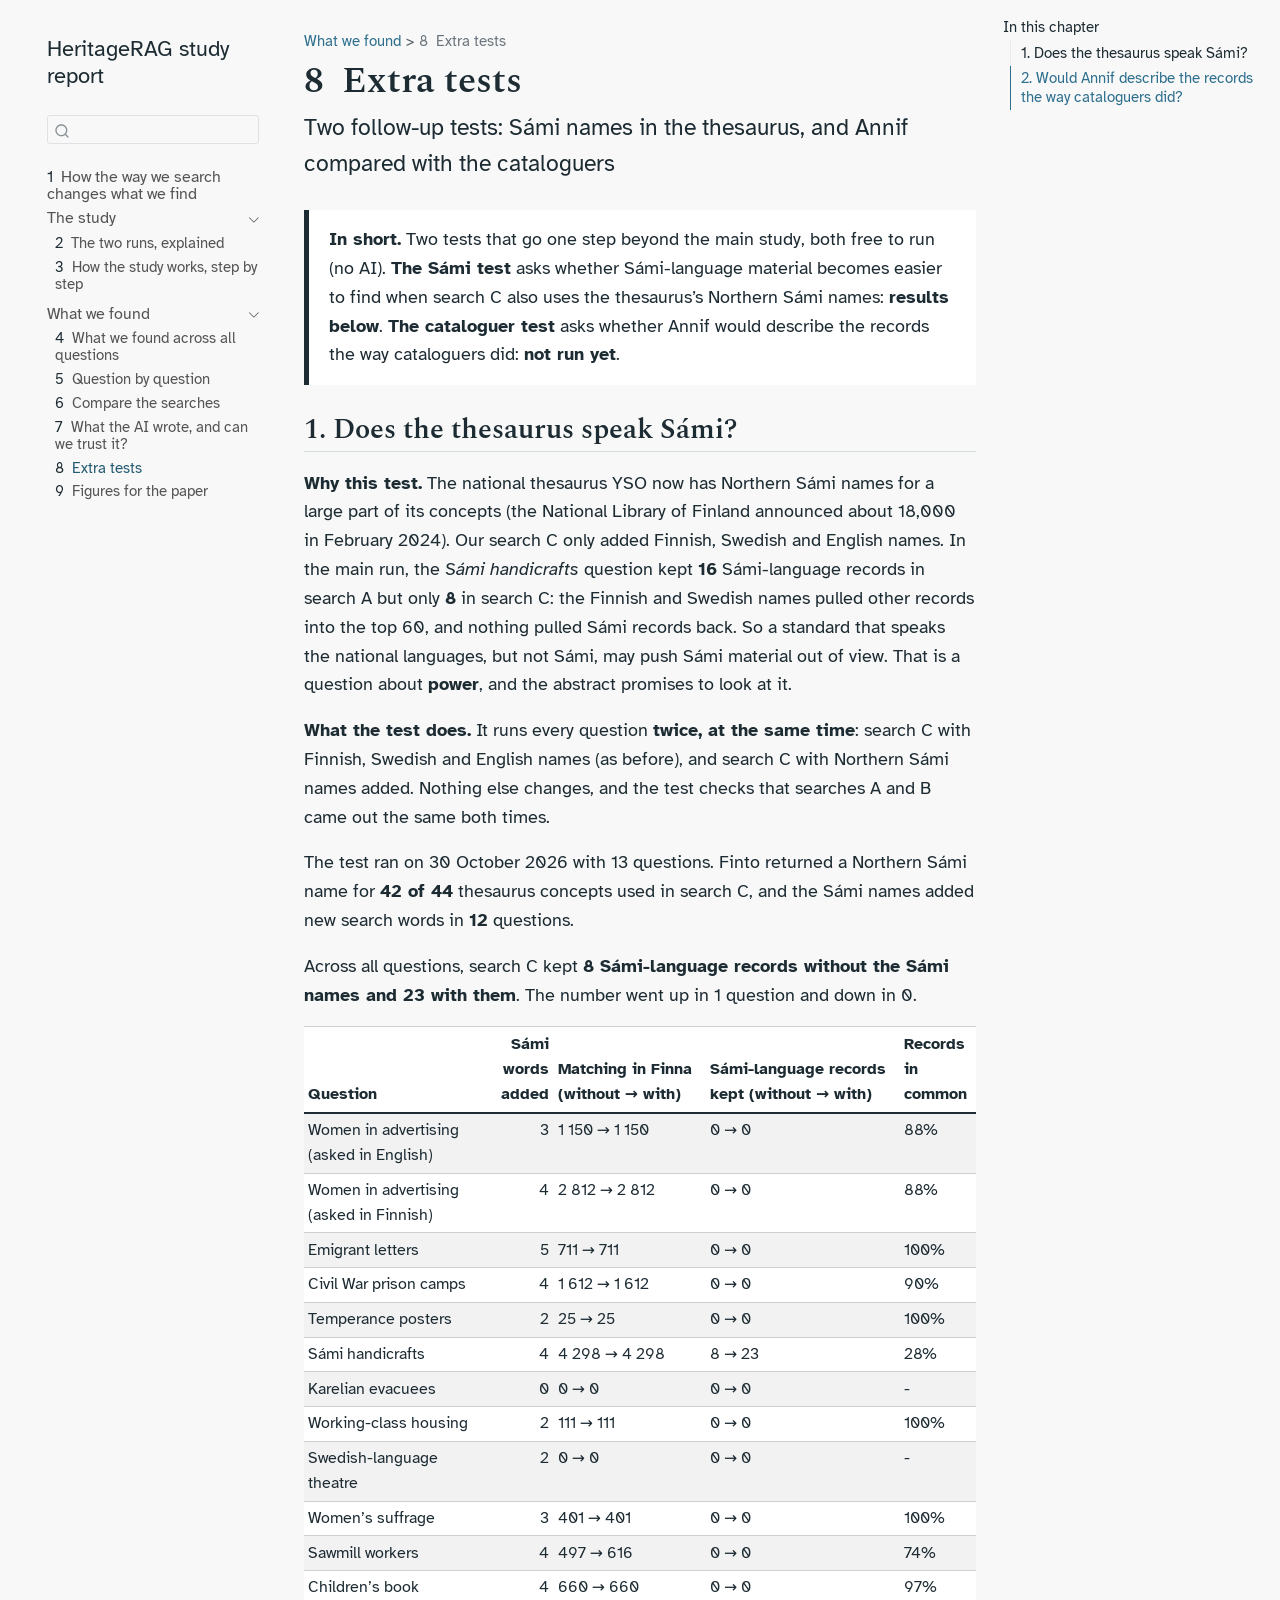
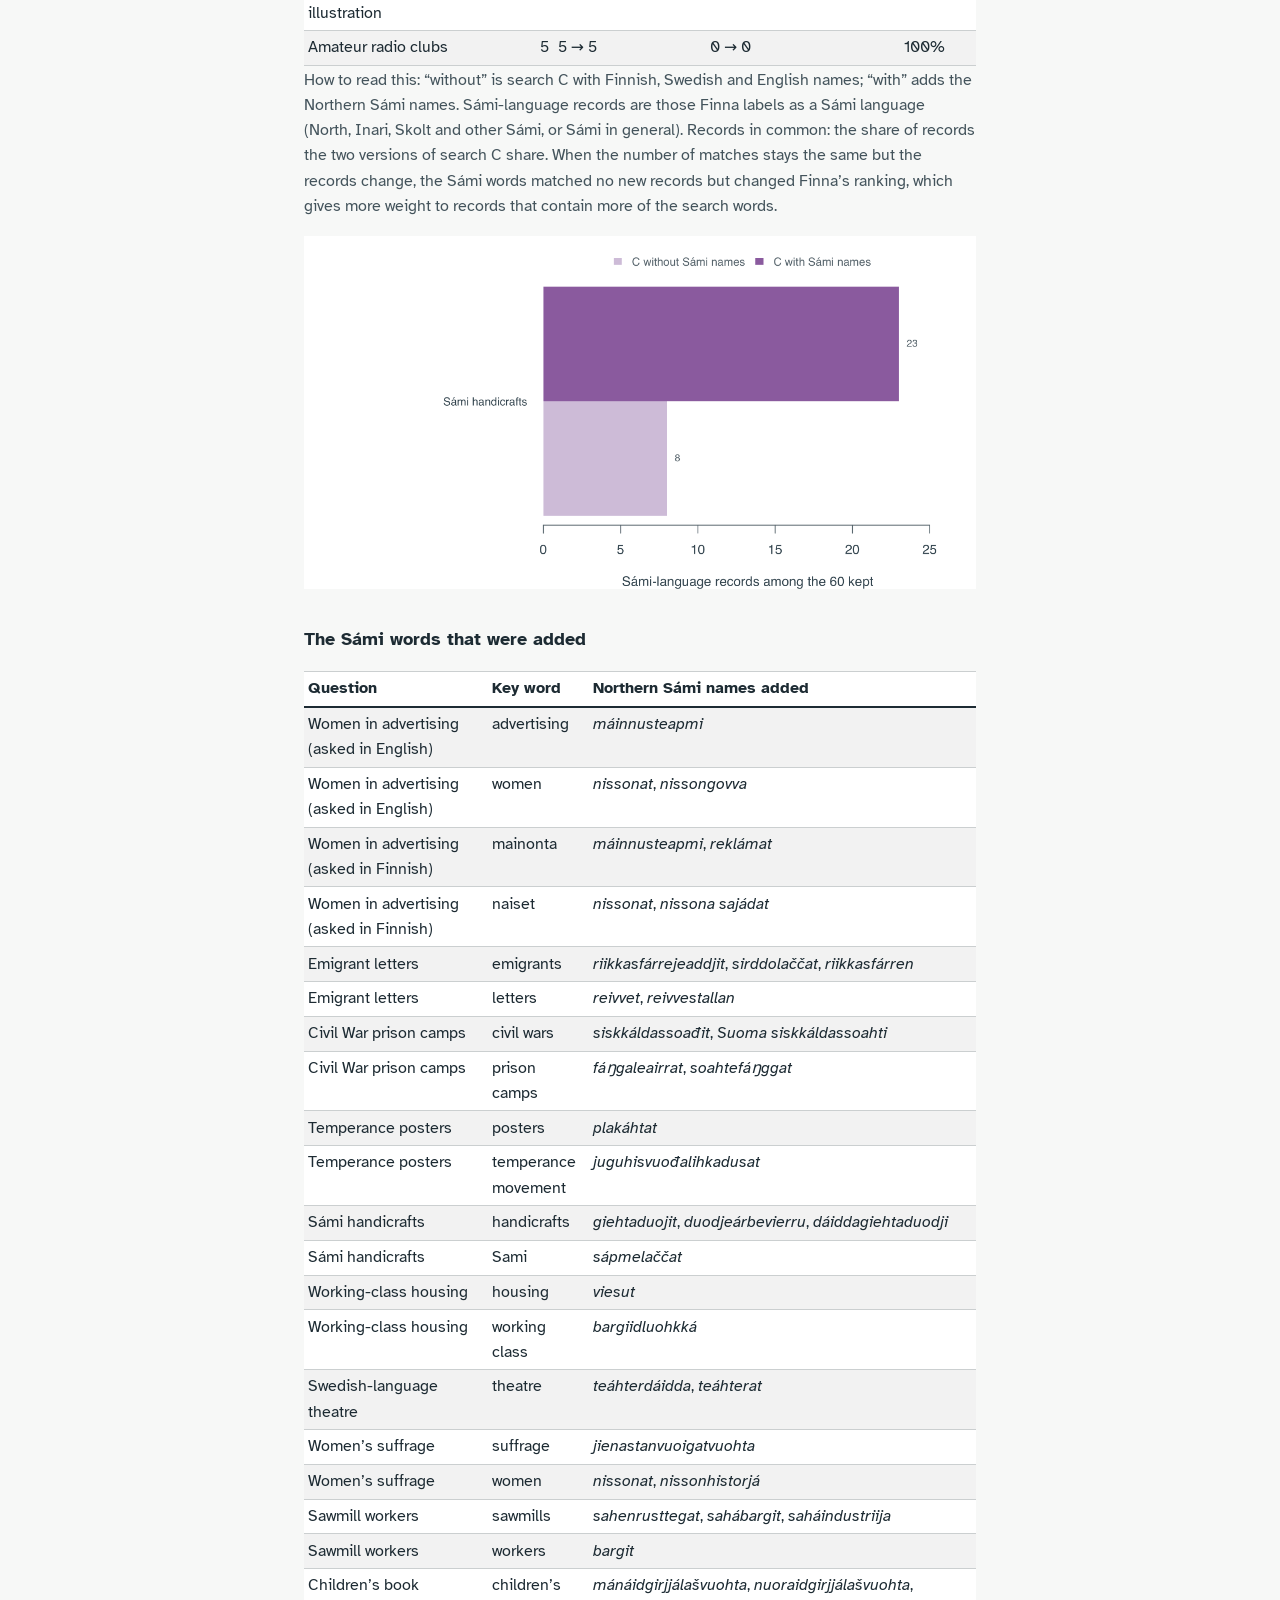
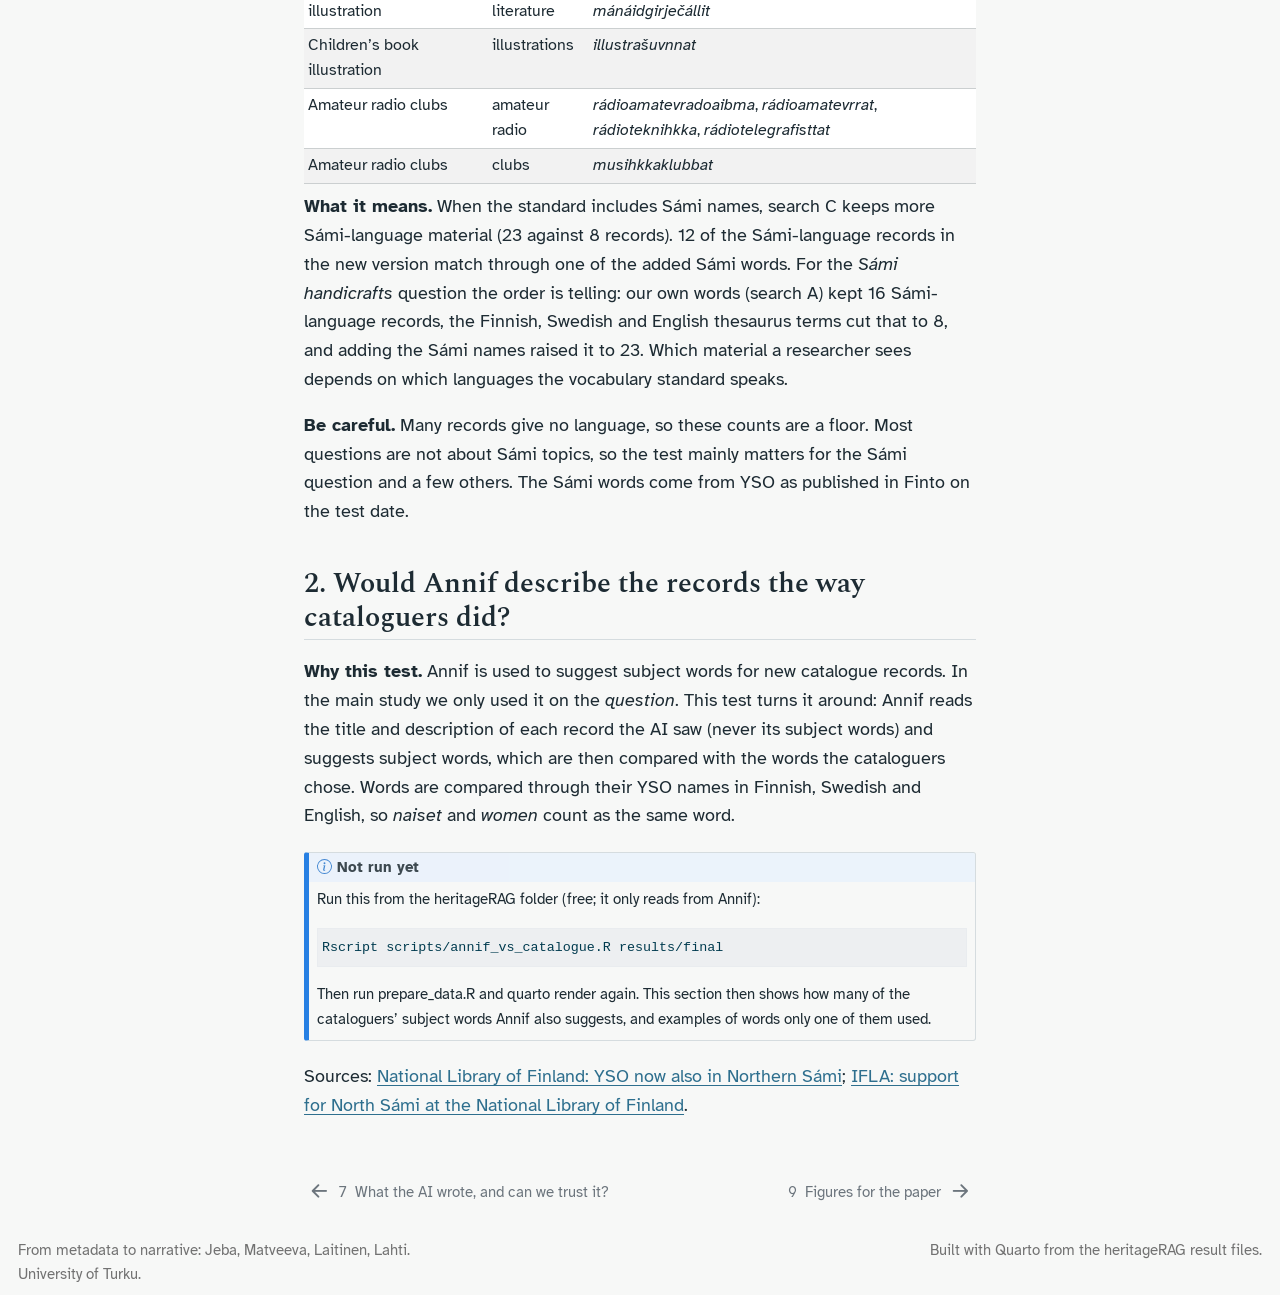
<file: extra-tests.html>
<!DOCTYPE html>
<html xmlns="http://www.w3.org/1999/xhtml" lang="en" xml:lang="en"><head>

<meta charset="utf-8">
<meta name="generator" content="quarto-1.10.20">

<meta name="viewport" content="width=device-width, initial-scale=1.0, user-scalable=yes">


<title>8&nbsp; Extra tests – HeritageRAG study report</title>
<style>
/* Default styles provided by pandoc.
** See https://pandoc.org/MANUAL.html#variables-for-html for config info.
*/
span.smallcaps{font-variant: small-caps;}
div.columns{display: flex; gap: 1.5em;}
div.column{flex: auto;}
@media screen {
div.columns{gap: min(4vw, 1.5em);}
div.column{overflow-x: auto;}
}
div.hanging-indent{margin-left: 1.5em; text-indent: -1.5em;}
ul.task-list{list-style: none;}
ul.task-list li input[type="checkbox"] {
  width: 0.8em;
  margin: 0 0.8em 0.2em -1em; /* quarto-specific, see https://github.com/quarto-dev/quarto-cli/issues/4556 */ 
  vertical-align: middle;
}
/* CSS for syntax highlighting */
html { -webkit-text-size-adjust: 100%; }
pre > code.sourceCode { white-space: pre; position: relative; }
pre > code.sourceCode > span { display: inline-block; line-height: 1.25; }
pre > code.sourceCode > span:empty { height: 1.2em; }
.sourceCode { overflow: visible; }
code.sourceCode > span { color: inherit; text-decoration: inherit; }
div.sourceCode { margin: 1em 0; }
pre.sourceCode { margin: 0; }
@media screen {
div.sourceCode { overflow: auto; }
}
@media print {
pre > code.sourceCode { white-space: pre-wrap; }
pre > code.sourceCode > span { text-indent: -5em; padding-left: 5em; }
}
pre.numberSource code
  { counter-reset: source-line 0; }
pre.numberSource code > span
  { position: relative; left: -4em; counter-increment: source-line; }
pre.numberSource code > span > a:first-child::before
  { content: counter(source-line);
    position: relative; left: -1em; text-align: right; vertical-align: baseline;
    border: none; display: inline-block;
    -webkit-touch-callout: none; -webkit-user-select: none;
    -khtml-user-select: none; -moz-user-select: none;
    -ms-user-select: none; user-select: none;
    padding: 0 4px; width: 4em;
  }
pre.numberSource { margin-left: 3em;  padding-left: 4px; }
div.sourceCode
  {   }
@media screen {
pre > code.sourceCode > span > a:first-child::before { text-decoration: underline; }
}
</style>


<script src="site_libs/quarto-nav/quarto-nav.js"></script>
<script src="site_libs/quarto-nav/headroom.min.js"></script>
<script src="site_libs/clipboard/clipboard.min.js"></script>
<script src="site_libs/quarto-search/autocomplete.umd.js"></script>
<script src="site_libs/quarto-search/fuse.min.js"></script>
<script src="site_libs/quarto-search/quarto-search.js"></script>
<meta name="quarto:offset" content="./">
<link href="./paper-figures.html" rel="next">
<link href="./ai-answers.html" rel="prev">
<script src="site_libs/quarto-html/quarto.js" type="module"></script>
<script src="site_libs/quarto-html/tabsets/tabsets.js" type="module"></script>
<script src="site_libs/quarto-html/popper.min.js"></script>
<script src="site_libs/quarto-html/tippy.umd.min.js"></script>
<script src="site_libs/quarto-html/anchor.min.js"></script>
<link href="site_libs/quarto-html/tippy.css" rel="stylesheet">
<link href="site_libs/quarto-html/quarto-syntax-highlighting-17888a1159294d3eb470f19f6f52f5a5.css" rel="stylesheet" id="quarto-text-highlighting-styles">
<script src="site_libs/bootstrap/bootstrap.min.js"></script>
<link href="site_libs/bootstrap/bootstrap-icons.css" rel="stylesheet">
<link href="site_libs/bootstrap/bootstrap-a53c764061a324549f5579b988345580.min.css" rel="stylesheet" append-hash="true" id="quarto-bootstrap" data-mode="light">
<script id="quarto-search-options" type="application/json">{
  "location": "sidebar",
  "copy-button": false,
  "collapse-after": 3,
  "panel-placement": "start",
  "type": "textbox",
  "limit": 50,
  "keyboard-shortcut": [
    "f",
    "/",
    "s"
  ],
  "show-item-context": false,
  "language": {
    "search-no-results-text": "No results",
    "search-matching-documents-text": "matching documents",
    "search-copy-link-title": "Copy link to search",
    "search-hide-matches-text": "Hide additional matches",
    "search-more-match-text": "more match in this document",
    "search-more-matches-text": "more matches in this document",
    "search-clear-button-title": "Clear",
    "search-text-placeholder": "",
    "search-detached-cancel-button-title": "Cancel",
    "search-submit-button-title": "Submit",
    "search-label": "Search"
  }
}</script>
<style>html{ scroll-behavior: smooth; }</style>


</head>

<body class="nav-sidebar floating quarto-light">

<div id="quarto-search-results"></div>
  <header id="quarto-header" class="headroom fixed-top">
  <nav class="quarto-secondary-nav">
    <div class="container-fluid d-flex">
      <button type="button" class="quarto-btn-toggle btn" data-bs-toggle="collapse" role="button" data-bs-target=".quarto-sidebar-collapse-item" aria-controls="quarto-sidebar" aria-expanded="false" aria-label="Toggle sidebar navigation" onclick="if (window.quartoToggleHeadroom) { window.quartoToggleHeadroom(); }">
        <i class="bi bi-layout-text-sidebar-reverse"></i>
      </button>
        <nav class="quarto-page-breadcrumbs" aria-label="breadcrumb"><ol class="breadcrumb"><li class="breadcrumb-item"><a href="./results.html">What we found</a></li><li class="breadcrumb-item"><a href="./extra-tests.html"><span class="chapter-number">8</span>&nbsp; <span class="chapter-title">Extra tests</span></a></li></ol></nav>
        <a class="flex-grow-1" role="navigation" data-bs-toggle="collapse" data-bs-target=".quarto-sidebar-collapse-item" aria-controls="quarto-sidebar" aria-expanded="false" aria-label="Toggle sidebar navigation" onclick="if (window.quartoToggleHeadroom) { window.quartoToggleHeadroom(); }">      
        </a>
      <button type="button" class="btn quarto-search-button" aria-label="Search" onclick="window.quartoOpenSearch();">
        <i class="bi bi-search"></i>
      </button>
    </div>
  </nav>
</header>
<!-- content -->
<div id="quarto-content" class="quarto-container page-columns page-rows-contents page-layout-article">
<!-- sidebar -->
  <nav id="quarto-sidebar" class="sidebar collapse collapse-horizontal quarto-sidebar-collapse-item sidebar-navigation floating overflow-auto">
    <div class="pt-lg-2 mt-2 text-left sidebar-header">
    <div class="sidebar-title mb-0 py-0">
      <a href="./">HeritageRAG study report</a> 
    </div>
      </div>
        <div class="mt-2 flex-shrink-0 align-items-center">
        <div class="sidebar-search">
        <div id="quarto-search" class="" title="Search"></div>
        </div>
        </div>
    <div class="sidebar-menu-container"> 
    <ul class="list-unstyled mt-1">
        <li class="sidebar-item">
  <div class="sidebar-item-container"> 
  <a href="./index.html" class="sidebar-item-text sidebar-link">
 <span class="menu-text"><span class="chapter-number">1</span>&nbsp; <span class="chapter-title">How the way we search changes what we find</span></span></a>
  </div>
</li>
        <li class="sidebar-item sidebar-item-section">
      <div class="sidebar-item-container"> 
            <a class="sidebar-item-text sidebar-link text-start" data-bs-toggle="collapse" data-bs-target="#quarto-sidebar-section-1" role="navigation" aria-expanded="true">
 <span class="menu-text">The study</span></a>
          <a class="sidebar-item-toggle text-start" data-bs-toggle="collapse" data-bs-target="#quarto-sidebar-section-1" role="navigation" aria-expanded="true" aria-label="Toggle section">
            <i class="bi bi-chevron-right ms-2"></i>
          </a> 
      </div>
      <ul id="quarto-sidebar-section-1" class="collapse list-unstyled sidebar-section depth1 show">  
          <li class="sidebar-item">
  <div class="sidebar-item-container"> 
  <a href="./runs.html" class="sidebar-item-text sidebar-link">
 <span class="menu-text"><span class="chapter-number">2</span>&nbsp; <span class="chapter-title">The two runs, explained</span></span></a>
  </div>
</li>
          <li class="sidebar-item">
  <div class="sidebar-item-container"> 
  <a href="./how-it-works.html" class="sidebar-item-text sidebar-link">
 <span class="menu-text"><span class="chapter-number">3</span>&nbsp; <span class="chapter-title">How the study works, step by step</span></span></a>
  </div>
</li>
      </ul>
  </li>
        <li class="sidebar-item sidebar-item-section">
      <div class="sidebar-item-container"> 
            <a class="sidebar-item-text sidebar-link text-start" data-bs-toggle="collapse" data-bs-target="#quarto-sidebar-section-2" role="navigation" aria-expanded="true">
 <span class="menu-text">What we found</span></a>
          <a class="sidebar-item-toggle text-start" data-bs-toggle="collapse" data-bs-target="#quarto-sidebar-section-2" role="navigation" aria-expanded="true" aria-label="Toggle section">
            <i class="bi bi-chevron-right ms-2"></i>
          </a> 
      </div>
      <ul id="quarto-sidebar-section-2" class="collapse list-unstyled sidebar-section depth1 show">  
          <li class="sidebar-item">
  <div class="sidebar-item-container"> 
  <a href="./results.html" class="sidebar-item-text sidebar-link">
 <span class="menu-text"><span class="chapter-number">4</span>&nbsp; <span class="chapter-title">What we found across all questions</span></span></a>
  </div>
</li>
          <li class="sidebar-item">
  <div class="sidebar-item-container"> 
  <a href="./questions.html" class="sidebar-item-text sidebar-link">
 <span class="menu-text"><span class="chapter-number">5</span>&nbsp; <span class="chapter-title">Question by question</span></span></a>
  </div>
</li>
          <li class="sidebar-item">
  <div class="sidebar-item-container"> 
  <a href="./compare.html" class="sidebar-item-text sidebar-link">
 <span class="menu-text"><span class="chapter-number">6</span>&nbsp; <span class="chapter-title">Compare the searches</span></span></a>
  </div>
</li>
          <li class="sidebar-item">
  <div class="sidebar-item-container"> 
  <a href="./ai-answers.html" class="sidebar-item-text sidebar-link">
 <span class="menu-text"><span class="chapter-number">7</span>&nbsp; <span class="chapter-title">What the AI wrote, and can we trust it?</span></span></a>
  </div>
</li>
          <li class="sidebar-item">
  <div class="sidebar-item-container"> 
  <a href="./extra-tests.html" class="sidebar-item-text sidebar-link active">
 <span class="menu-text"><span class="chapter-number">8</span>&nbsp; <span class="chapter-title">Extra tests</span></span></a>
  </div>
</li>
          <li class="sidebar-item">
  <div class="sidebar-item-container"> 
  <a href="./paper-figures.html" class="sidebar-item-text sidebar-link">
 <span class="menu-text"><span class="chapter-number">9</span>&nbsp; <span class="chapter-title">Figures for the paper</span></span></a>
  </div>
</li>
      </ul>
  </li>
    </ul>
    </div>
</nav>
<div id="quarto-sidebar-glass" class="quarto-sidebar-collapse-item" data-bs-toggle="collapse" data-bs-target=".quarto-sidebar-collapse-item"></div>
<!-- margin-sidebar -->
    <div id="quarto-margin-sidebar" class="sidebar margin-sidebar">
        <nav id="TOC" role="doc-toc" class="toc-active">
    <h2 id="toc-title">In this chapter</h2>
   
  <ul class="collapse">
  <li><a href="#does-the-thesaurus-speak-sámi" id="toc-does-the-thesaurus-speak-sámi" class="nav-link active" data-scroll-target="#does-the-thesaurus-speak-sámi">1. Does the thesaurus speak Sámi?</a></li>
  <li><a href="#would-annif-describe-the-records-the-way-cataloguers-did" id="toc-would-annif-describe-the-records-the-way-cataloguers-did" class="nav-link" data-scroll-target="#would-annif-describe-the-records-the-way-cataloguers-did">2. Would Annif describe the records the way cataloguers did?</a></li>
  </ul>
</nav>
    </div>
<!-- main -->
<main class="content" id="quarto-document-content">

<header id="title-block-header" class="quarto-title-block default"><nav class="quarto-page-breadcrumbs quarto-title-breadcrumbs d-none d-lg-block" aria-label="breadcrumb"><ol class="breadcrumb"><li class="breadcrumb-item"><a href="./results.html">What we found</a></li><li class="breadcrumb-item"><a href="./extra-tests.html"><span class="chapter-number">8</span>&nbsp; <span class="chapter-title">Extra tests</span></a></li></ol></nav>
<div class="quarto-title">
<h1 class="title"><span class="chapter-number">8</span>&nbsp; <span class="chapter-title">Extra tests</span></h1>
<p class="subtitle lead">Two follow-up tests: Sámi names in the thesaurus, and Annif compared with the cataloguers</p>
</div>



<div class="quarto-title-meta">

    
  
    
  </div>
  


</header>


<div class="in-short">
<p><strong>In short.</strong> Two tests that go one step beyond the main study, both free to run (no AI). <strong>The Sámi test</strong> asks whether Sámi-language material becomes easier to find when search C also uses the thesaurus’s Northern Sámi names: <strong>results below</strong>. <strong>The cataloguer test</strong> asks whether Annif would describe the records the way cataloguers did: <strong>not run yet</strong>.</p>
</div>
<section id="does-the-thesaurus-speak-sámi" class="level2">
<h2 class="anchored" data-anchor-id="does-the-thesaurus-speak-sámi">1. Does the thesaurus speak Sámi?</h2>
<p><strong>Why this test.</strong> The national thesaurus YSO now has Northern Sámi names for a large part of its concepts (the National Library of Finland announced about 18,000 in February 2024). Our search C only added Finnish, Swedish and English names. In the main run, the <em>Sámi handicrafts</em> question kept <strong>16</strong> Sámi-language records in search A but only <strong>8</strong> in search C: the Finnish and Swedish names pulled other records into the top 60, and nothing pulled Sámi records back. So a standard that speaks the national languages, but not Sámi, may push Sámi material out of view. That is a question about <strong>power</strong>, and the abstract promises to look at it.</p>
<p><strong>What the test does.</strong> It runs every question <strong>twice, at the same time</strong>: search C with Finnish, Swedish and English names (as before), and search C with Northern Sámi names added. Nothing else changes, and the test checks that searches A and B came out the same both times.</p>
<div class="cell" data-layout-align="left">
<p>The test ran on 30 October 2026 with 13 questions. Finto returned a Northern Sámi name for <strong>42 of 44</strong> thesaurus concepts used in search C, and the Sámi names added new search words in <strong>12</strong> questions.</p>
<p>Across all questions, search C kept <strong>8 Sámi-language records without the Sámi names and 23 with them</strong>. The number went up in 1 question and down in 0.</p>
<table class="caption-top table table-sm table-striped small">
<colgroup>
<col style="width: 25%">
<col style="width: 11%">
<col style="width: 22%">
<col style="width: 28%">
<col style="width: 11%">
</colgroup>
<thead>
<tr class="header">
<th style="text-align: left;">Question</th>
<th style="text-align: right;">Sámi words added</th>
<th style="text-align: left;">Matching in Finna (without → with)</th>
<th style="text-align: left;">Sámi-language records kept (without → with)</th>
<th style="text-align: left;">Records in common</th>
</tr>
</thead>
<tbody>
<tr class="odd">
<td style="text-align: left;">Women in advertising (asked in English)</td>
<td style="text-align: right;">3</td>
<td style="text-align: left;">1 150 → 1 150</td>
<td style="text-align: left;">0 → 0</td>
<td style="text-align: left;">88%</td>
</tr>
<tr class="even">
<td style="text-align: left;">Women in advertising (asked in Finnish)</td>
<td style="text-align: right;">4</td>
<td style="text-align: left;">2 812 → 2 812</td>
<td style="text-align: left;">0 → 0</td>
<td style="text-align: left;">88%</td>
</tr>
<tr class="odd">
<td style="text-align: left;">Emigrant letters</td>
<td style="text-align: right;">5</td>
<td style="text-align: left;">711 → 711</td>
<td style="text-align: left;">0 → 0</td>
<td style="text-align: left;">100%</td>
</tr>
<tr class="even">
<td style="text-align: left;">Civil War prison camps</td>
<td style="text-align: right;">4</td>
<td style="text-align: left;">1 612 → 1 612</td>
<td style="text-align: left;">0 → 0</td>
<td style="text-align: left;">90%</td>
</tr>
<tr class="odd">
<td style="text-align: left;">Temperance posters</td>
<td style="text-align: right;">2</td>
<td style="text-align: left;">25 → 25</td>
<td style="text-align: left;">0 → 0</td>
<td style="text-align: left;">100%</td>
</tr>
<tr class="even">
<td style="text-align: left;">Sámi handicrafts</td>
<td style="text-align: right;">4</td>
<td style="text-align: left;">4 298 → 4 298</td>
<td style="text-align: left;">8 → 23</td>
<td style="text-align: left;">28%</td>
</tr>
<tr class="odd">
<td style="text-align: left;">Karelian evacuees</td>
<td style="text-align: right;">0</td>
<td style="text-align: left;">0 → 0</td>
<td style="text-align: left;">0 → 0</td>
<td style="text-align: left;">-</td>
</tr>
<tr class="even">
<td style="text-align: left;">Working-class housing</td>
<td style="text-align: right;">2</td>
<td style="text-align: left;">111 → 111</td>
<td style="text-align: left;">0 → 0</td>
<td style="text-align: left;">100%</td>
</tr>
<tr class="odd">
<td style="text-align: left;">Swedish-language theatre</td>
<td style="text-align: right;">2</td>
<td style="text-align: left;">0 → 0</td>
<td style="text-align: left;">0 → 0</td>
<td style="text-align: left;">-</td>
</tr>
<tr class="even">
<td style="text-align: left;">Women’s suffrage</td>
<td style="text-align: right;">3</td>
<td style="text-align: left;">401 → 401</td>
<td style="text-align: left;">0 → 0</td>
<td style="text-align: left;">100%</td>
</tr>
<tr class="odd">
<td style="text-align: left;">Sawmill workers</td>
<td style="text-align: right;">4</td>
<td style="text-align: left;">497 → 616</td>
<td style="text-align: left;">0 → 0</td>
<td style="text-align: left;">74%</td>
</tr>
<tr class="even">
<td style="text-align: left;">Children’s book illustration</td>
<td style="text-align: right;">4</td>
<td style="text-align: left;">660 → 660</td>
<td style="text-align: left;">0 → 0</td>
<td style="text-align: left;">97%</td>
</tr>
<tr class="odd">
<td style="text-align: left;">Amateur radio clubs</td>
<td style="text-align: right;">5</td>
<td style="text-align: left;">5 → 5</td>
<td style="text-align: left;">0 → 0</td>
<td style="text-align: left;">100%</td>
</tr>
</tbody>
</table>
<p class="how-to-read">
How to read this: “without” is search C with Finnish, Swedish and English names; “with” adds the Northern Sámi names. Sámi-language records are those Finna labels as a Sámi language (North, Inari, Skolt and other Sámi, or Sámi in general). Records in common: the share of records the two versions of search C share. When the number of matches stays the same but the records change, the Sámi words matched no new records but changed Finna’s ranking, which gives more weight to records that contain more of the search words.
</p>
</div>
<div class="cell" data-layout-align="left">
<div class="cell-output-display">
<div class="quarto-figure quarto-figure-left">
<figure class="figure">
<p><img src="extra-tests_files/figure-html/unnamed-chunk-4-1.png" class="img-fluid quarto-figure quarto-figure-left figure-img" alt="Paired bars per question: Sámi-language records kept by search C without and with Northern Sámi names." width="1200"></p>
</figure>
</div>
</div>
</div>
<div class="cell" data-layout-align="left">
<p><strong>The Sámi words that were added</strong></p>
<table class="caption-top table table-sm table-striped small">
<colgroup>
<col style="width: 27%">
<col style="width: 15%">
<col style="width: 57%">
</colgroup>
<thead>
<tr class="header">
<th style="text-align: left;">Question</th>
<th style="text-align: left;">Key word</th>
<th style="text-align: left;">Northern Sámi names added</th>
</tr>
</thead>
<tbody>
<tr class="odd">
<td style="text-align: left;">Women in advertising (asked in English)</td>
<td style="text-align: left;">advertising</td>
<td style="text-align: left;"><em>máinnusteapmi</em></td>
</tr>
<tr class="even">
<td style="text-align: left;">Women in advertising (asked in English)</td>
<td style="text-align: left;">women</td>
<td style="text-align: left;"><em>nissonat</em>, <em>nissongovva</em></td>
</tr>
<tr class="odd">
<td style="text-align: left;">Women in advertising (asked in Finnish)</td>
<td style="text-align: left;">mainonta</td>
<td style="text-align: left;"><em>máinnusteapmi</em>, <em>reklámat</em></td>
</tr>
<tr class="even">
<td style="text-align: left;">Women in advertising (asked in Finnish)</td>
<td style="text-align: left;">naiset</td>
<td style="text-align: left;"><em>nissonat</em>, <em>nissona sajádat</em></td>
</tr>
<tr class="odd">
<td style="text-align: left;">Emigrant letters</td>
<td style="text-align: left;">emigrants</td>
<td style="text-align: left;"><em>riikkasfárrejeaddjit</em>, <em>sirddolaččat</em>, <em>riikkasfárren</em></td>
</tr>
<tr class="even">
<td style="text-align: left;">Emigrant letters</td>
<td style="text-align: left;">letters</td>
<td style="text-align: left;"><em>reivvet</em>, <em>reivvestallan</em></td>
</tr>
<tr class="odd">
<td style="text-align: left;">Civil War prison camps</td>
<td style="text-align: left;">civil wars</td>
<td style="text-align: left;"><em>siskkáldassoađit</em>, <em>Suoma siskkáldassoahti</em></td>
</tr>
<tr class="even">
<td style="text-align: left;">Civil War prison camps</td>
<td style="text-align: left;">prison camps</td>
<td style="text-align: left;"><em>fáŋgaleairrat</em>, <em>soahtefáŋggat</em></td>
</tr>
<tr class="odd">
<td style="text-align: left;">Temperance posters</td>
<td style="text-align: left;">posters</td>
<td style="text-align: left;"><em>plakáhtat</em></td>
</tr>
<tr class="even">
<td style="text-align: left;">Temperance posters</td>
<td style="text-align: left;">temperance movement</td>
<td style="text-align: left;"><em>juguhisvuođalihkadusat</em></td>
</tr>
<tr class="odd">
<td style="text-align: left;">Sámi handicrafts</td>
<td style="text-align: left;">handicrafts</td>
<td style="text-align: left;"><em>giehtaduojit</em>, <em>duodjeárbevierru</em>, <em>dáiddagiehtaduodji</em></td>
</tr>
<tr class="even">
<td style="text-align: left;">Sámi handicrafts</td>
<td style="text-align: left;">Sami</td>
<td style="text-align: left;"><em>sápmelaččat</em></td>
</tr>
<tr class="odd">
<td style="text-align: left;">Working-class housing</td>
<td style="text-align: left;">housing</td>
<td style="text-align: left;"><em>viesut</em></td>
</tr>
<tr class="even">
<td style="text-align: left;">Working-class housing</td>
<td style="text-align: left;">working class</td>
<td style="text-align: left;"><em>bargiidluohkká</em></td>
</tr>
<tr class="odd">
<td style="text-align: left;">Swedish-language theatre</td>
<td style="text-align: left;">theatre</td>
<td style="text-align: left;"><em>teáhterdáidda</em>, <em>teáhterat</em></td>
</tr>
<tr class="even">
<td style="text-align: left;">Women’s suffrage</td>
<td style="text-align: left;">suffrage</td>
<td style="text-align: left;"><em>jienastanvuoigatvuohta</em></td>
</tr>
<tr class="odd">
<td style="text-align: left;">Women’s suffrage</td>
<td style="text-align: left;">women</td>
<td style="text-align: left;"><em>nissonat</em>, <em>nissonhistorjá</em></td>
</tr>
<tr class="even">
<td style="text-align: left;">Sawmill workers</td>
<td style="text-align: left;">sawmills</td>
<td style="text-align: left;"><em>sahenrusttegat</em>, <em>sahábargit</em>, <em>saháindustriija</em></td>
</tr>
<tr class="odd">
<td style="text-align: left;">Sawmill workers</td>
<td style="text-align: left;">workers</td>
<td style="text-align: left;"><em>bargit</em></td>
</tr>
<tr class="even">
<td style="text-align: left;">Children’s book illustration</td>
<td style="text-align: left;">children’s literature</td>
<td style="text-align: left;"><em>mánáidgirjjálašvuohta</em>, <em>nuoraidgirjjálašvuohta</em>, <em>mánáidgirječállit</em></td>
</tr>
<tr class="odd">
<td style="text-align: left;">Children’s book illustration</td>
<td style="text-align: left;">illustrations</td>
<td style="text-align: left;"><em>illustrašuvnnat</em></td>
</tr>
<tr class="even">
<td style="text-align: left;">Amateur radio clubs</td>
<td style="text-align: left;">amateur radio</td>
<td style="text-align: left;"><em>rádioamatevradoaibma</em>, <em>rádioamatevrrat</em>, <em>rádioteknihkka</em>, <em>rádiotelegrafisttat</em></td>
</tr>
<tr class="odd">
<td style="text-align: left;">Amateur radio clubs</td>
<td style="text-align: left;">clubs</td>
<td style="text-align: left;"><em>musihkkaklubbat</em></td>
</tr>
</tbody>
</table>
<p><strong>What it means.</strong> When the standard includes Sámi names, search C keeps more Sámi-language material (23 against 8 records). 12 of the Sámi-language records in the new version match through one of the added Sámi words. For the <em>Sámi handicrafts</em> question the order is telling: our own words (search A) kept 16 Sámi-language records, the Finnish, Swedish and English thesaurus terms cut that to 8, and adding the Sámi names raised it to 23. Which material a researcher sees depends on which languages the vocabulary standard speaks.</p>
<p><strong>Be careful.</strong> Many records give no language, so these counts are a floor. Most questions are not about Sámi topics, so the test mainly matters for the Sámi question and a few others. The Sámi words come from YSO as published in Finto on the test date.</p>
</div>
</section>
<section id="would-annif-describe-the-records-the-way-cataloguers-did" class="level2">
<h2 class="anchored" data-anchor-id="would-annif-describe-the-records-the-way-cataloguers-did">2. Would Annif describe the records the way cataloguers did?</h2>
<p><strong>Why this test.</strong> Annif is used to suggest subject words for new catalogue records. In the main study we only used it on the <em>question</em>. This test turns it around: Annif reads the title and description of each record the AI saw (never its subject words) and suggests subject words, which are then compared with the words the cataloguers chose. Words are compared through their YSO names in Finnish, Swedish and English, so <em>naiset</em> and <em>women</em> count as the same word.</p>
<div class="cell" data-layout-align="left">
<div class="callout callout-style-default callout-note callout-titled">
<div class="callout-header d-flex align-content-center">
<div class="callout-icon-container">
<i class="callout-icon"></i>
</div>
<div class="callout-title-container flex-fill">
<span class="screen-reader-only">Note</span>Not run yet
</div>
</div>
<div class="callout-body-container callout-body">
<p>Run this from the heritageRAG folder (free; it only reads from Annif):</p>
<div class="code-copy-outer-scaffold"><div class="sourceCode" id="cb1"><pre class="sourceCode bash code-with-copy"><code class="sourceCode bash"><span id="cb1-1"><a href="#cb1-1" aria-hidden="true" tabindex="-1"></a><span class="ex">Rscript</span> scripts/annif_vs_catalogue.R results/final</span></code></pre></div><button title="Copy to Clipboard" class="code-copy-button"><i class="bi"></i></button></div>
<p>Then run prepare_data.R and quarto render again. This section then shows how many of the cataloguers’ subject words Annif also suggests, and examples of words only one of them used.</p>
</div>
</div>
</div>
<p>Sources: <a href="https://www.kansalliskirjasto.fi/en/news/general-finnish-ontology-yso-now-also-available-northern-sami">National Library of Finland: YSO now also in Northern Sámi</a>; <a href="https://www.ifla.org/news/introducing-support-for-the-indigenous-north-sami-language-at-the-national-library-of-finland/">IFLA: support for North Sámi at the National Library of Finland</a>.</p>


</section>

</main> <!-- /main -->
<script id="quarto-html-after-body" type="application/javascript">
  window.document.addEventListener("DOMContentLoaded", function (event) {
    const icon = "";
    const anchorJS = new window.AnchorJS();
    anchorJS.options = {
      placement: 'right',
      icon: icon
    };
    anchorJS.add('.anchored');
    const isCodeAnnotation = (el) => {
      for (const clz of el.classList) {
        if (clz.startsWith('code-annotation-')) {                     
          return true;
        }
      }
      return false;
    }
    const onCopySuccess = function(e) {
      // button target
      const button = e.trigger;
      // don't keep focus
      button.blur();
      // flash "checked"
      button.classList.add('code-copy-button-checked');
      var currentTitle = button.getAttribute("title");
      button.setAttribute("title", "Copied!");
      let tooltip;
      if (window.bootstrap) {
        button.setAttribute("data-bs-toggle", "tooltip");
        button.setAttribute("data-bs-placement", "left");
        button.setAttribute("data-bs-title", "Copied!");
        tooltip = new bootstrap.Tooltip(button, 
          { trigger: "manual", 
            customClass: "code-copy-button-tooltip",
            offset: [0, -8]});
        tooltip.show();    
      }
      setTimeout(function() {
        if (tooltip) {
          tooltip.hide();
          button.removeAttribute("data-bs-title");
          button.removeAttribute("data-bs-toggle");
          button.removeAttribute("data-bs-placement");
        }
        button.setAttribute("title", currentTitle);
        button.classList.remove('code-copy-button-checked');
      }, 1000);
      // clear code selection
      e.clearSelection();
    }
    const getTextToCopy = function(trigger) {
      const outerScaffold = trigger.parentElement.cloneNode(true);
      const codeEl = outerScaffold.querySelector('code');
      for (const childEl of codeEl.children) {
        if (isCodeAnnotation(childEl)) {
          childEl.remove();
        }
      }
      return codeEl.innerText;
    }
    const clipboard = new window.ClipboardJS('.code-copy-button:not([data-in-quarto-modal])', {
      text: getTextToCopy
    });
    clipboard.on('success', onCopySuccess);
    if (window.document.getElementById('quarto-embedded-source-code-modal')) {
      const clipboardModal = new window.ClipboardJS('.code-copy-button[data-in-quarto-modal]', {
        text: getTextToCopy,
        container: window.document.getElementById('quarto-embedded-source-code-modal')
      });
      clipboardModal.on('success', onCopySuccess);
    }
      var localhostRegex = new RegExp(/^(?:http|https):\/\/localhost\:?[0-9]*\//);
      var mailtoRegex = new RegExp(/^mailto:/);
        var filterRegex = new RegExp('/' + window.location.host + '/');
      var isInternal = (href) => {
          return filterRegex.test(href) || localhostRegex.test(href) || mailtoRegex.test(href);
      }
      // Inspect non-navigation links and adorn them if external
     var links = window.document.querySelectorAll('a[href]:not(.nav-link):not(.navbar-brand):not(.toc-action):not(.sidebar-link):not(.sidebar-item-toggle):not(.pagination-link):not(.no-external):not([aria-hidden]):not(.dropdown-item):not(.quarto-navigation-tool):not(.about-link)');
      for (var i=0; i<links.length; i++) {
        const link = links[i];
        if (!isInternal(link.href)) {
          // undo the damage that might have been done by quarto-nav.js in the case of
          // links that we want to consider external
          if (link.dataset.originalHref !== undefined) {
            link.href = link.dataset.originalHref;
          }
            // target, if specified
            link.setAttribute("target", "_blank");
            if (link.getAttribute("rel") === null) {
              link.setAttribute("rel", "noopener");
            }
        }
      }
    function tippyHover(el, contentFn, onTriggerFn, onUntriggerFn) {
      const config = {
        allowHTML: true,
        maxWidth: 500,
        delay: 100,
        arrow: false,
        appendTo: function(el) {
            return el.parentElement;
        },
        interactive: true,
        interactiveBorder: 10,
        theme: 'quarto',
        placement: 'bottom-start',
      };
      if (contentFn) {
        config.content = contentFn;
      }
      if (onTriggerFn) {
        config.onTrigger = onTriggerFn;
      }
      if (onUntriggerFn) {
        config.onUntrigger = onUntriggerFn;
      }
      window.tippy(el, config); 
    }
    const noterefs = window.document.querySelectorAll('a[role="doc-noteref"]');
    for (var i=0; i<noterefs.length; i++) {
      const ref = noterefs[i];
      tippyHover(ref, function() {
        // use id or data attribute instead here
        let href = ref.getAttribute('data-footnote-href') || ref.getAttribute('href');
        try { href = new URL(href).hash; } catch {}
        const id = href.replace(/^#\/?/, "");
        const note = window.document.getElementById(id);
        if (note) {
          return note.innerHTML;
        } else {
          return "";
        }
      });
    }
    const xrefs = window.document.querySelectorAll('a.quarto-xref');
    const processXRef = (id, note) => {
      // Strip column container classes
      const stripColumnClz = (el) => {
        el.classList.remove("page-full", "page-columns");
        if (el.children) {
          for (const child of el.children) {
            stripColumnClz(child);
          }
        }
      }
      stripColumnClz(note)
      if (id === null || id.startsWith('sec-')) {
        // Special case sections, only their first couple elements
        const container = document.createElement("div");
        if (note.children && note.children.length > 2) {
          container.appendChild(note.children[0].cloneNode(true));
          for (let i = 1; i < note.children.length; i++) {
            const child = note.children[i];
            if (child.tagName === "P" && child.innerText === "") {
              continue;
            } else {
              container.appendChild(child.cloneNode(true));
              break;
            }
          }
          if (window.Quarto?.typesetMath) {
            window.Quarto.typesetMath(container);
          }
          return container.innerHTML
        } else {
          if (window.Quarto?.typesetMath) {
            window.Quarto.typesetMath(note);
          }
          return note.innerHTML;
        }
      } else {
        // Remove any anchor links if they are present
        const anchorLink = note.querySelector('a.anchorjs-link');
        if (anchorLink) {
          anchorLink.remove();
        }
        if (window.Quarto?.typesetMath) {
          window.Quarto.typesetMath(note);
        }
        if (note.classList.contains("callout")) {
          return note.outerHTML;
        } else {
          return note.innerHTML;
        }
      }
    }
    for (var i=0; i<xrefs.length; i++) {
      const xref = xrefs[i];
      tippyHover(xref, undefined, function(instance) {
        instance.disable();
        let url = xref.getAttribute('href');
        let hash = undefined; 
        if (url.startsWith('#')) {
          hash = url;
        } else {
          try { hash = new URL(url).hash; } catch {}
        }
        if (hash) {
          const id = hash.replace(/^#\/?/, "");
          const note = window.document.getElementById(id);
          if (note !== null) {
            try {
              const html = processXRef(id, note.cloneNode(true));
              instance.setContent(html);
            } finally {
              instance.enable();
              instance.show();
            }
          } else {
            // See if we can fetch this
            fetch(url.split('#')[0])
            .then(res => res.text())
            .then(html => {
              const parser = new DOMParser();
              const htmlDoc = parser.parseFromString(html, "text/html");
              const note = htmlDoc.getElementById(id);
              if (note !== null) {
                const html = processXRef(id, note);
                instance.setContent(html);
              } 
            }).finally(() => {
              instance.enable();
              instance.show();
            });
          }
        } else {
          // See if we can fetch a full url (with no hash to target)
          // This is a special case and we should probably do some content thinning / targeting
          fetch(url)
          .then(res => res.text())
          .then(html => {
            const parser = new DOMParser();
            const htmlDoc = parser.parseFromString(html, "text/html");
            const note = htmlDoc.querySelector('main.content');
            if (note !== null) {
              // This should only happen for chapter cross references
              // (since there is no id in the URL)
              // remove the first header
              if (note.children.length > 0 && note.children[0].tagName === "HEADER") {
                note.children[0].remove();
              }
              const html = processXRef(null, note);
              instance.setContent(html);
            } 
          }).finally(() => {
            instance.enable();
            instance.show();
          });
        }
      }, function(instance) {
      });
    }
        let selectedAnnoteEl;
        const selectorForAnnotation = ( cell, annotation) => {
          let cellAttr = 'data-code-cell="' + cell + '"';
          let lineAttr = 'data-code-annotation="' +  annotation + '"';
          const selector = 'span[' + cellAttr + '][' + lineAttr + ']';
          return selector;
        }
        const selectCodeLines = (annoteEl) => {
          const doc = window.document;
          const targetCell = annoteEl.getAttribute("data-target-cell");
          const targetAnnotation = annoteEl.getAttribute("data-target-annotation");
          const annoteSpan = window.document.querySelector(selectorForAnnotation(targetCell, targetAnnotation));
          const lines = annoteSpan.getAttribute("data-code-lines").split(",");
          const lineIds = lines.map((line) => {
            return targetCell + "-" + line;
          })
          let top = null;
          let height = null;
          let parent = null;
          if (lineIds.length > 0) {
              //compute the position of the single el (top and bottom and make a div)
              const el = window.document.getElementById(lineIds[0]);
              top = el.offsetTop;
              height = el.offsetHeight;
              parent = el.parentElement.parentElement;
            if (lineIds.length > 1) {
              const lastEl = window.document.getElementById(lineIds[lineIds.length - 1]);
              const bottom = lastEl.offsetTop + lastEl.offsetHeight;
              height = bottom - top;
            }
            if (top !== null && height !== null && parent !== null) {
              // cook up a div (if necessary) and position it 
              let div = window.document.getElementById("code-annotation-line-highlight");
              if (div === null) {
                div = window.document.createElement("div");
                div.setAttribute("id", "code-annotation-line-highlight");
                div.style.position = 'absolute';
                parent.appendChild(div);
              }
              div.style.top = top - 2 + "px";
              div.style.height = height + 4 + "px";
              div.style.left = 0;
              let gutterDiv = window.document.getElementById("code-annotation-line-highlight-gutter");
              if (gutterDiv === null) {
                gutterDiv = window.document.createElement("div");
                gutterDiv.setAttribute("id", "code-annotation-line-highlight-gutter");
                gutterDiv.style.position = 'absolute';
                const codeCell = window.document.getElementById(targetCell);
                const gutter = codeCell.querySelector('.code-annotation-gutter');
                gutter.appendChild(gutterDiv);
              }
              gutterDiv.style.top = top - 2 + "px";
              gutterDiv.style.height = height + 4 + "px";
            }
            selectedAnnoteEl = annoteEl;
          }
        };
        const unselectCodeLines = () => {
          const elementsIds = ["code-annotation-line-highlight", "code-annotation-line-highlight-gutter"];
          elementsIds.forEach((elId) => {
            const div = window.document.getElementById(elId);
            if (div) {
              div.remove();
            }
          });
          selectedAnnoteEl = undefined;
        };
          // Handle positioning of the toggle
      window.addEventListener(
        "resize",
        throttle(() => {
          elRect = undefined;
          if (selectedAnnoteEl) {
            selectCodeLines(selectedAnnoteEl);
          }
        }, 10)
      );
      function throttle(fn, ms) {
      let throttle = false;
      let timer;
        return (...args) => {
          if(!throttle) { // first call gets through
              fn.apply(this, args);
              throttle = true;
          } else { // all the others get throttled
              if(timer) clearTimeout(timer); // cancel #2
              timer = setTimeout(() => {
                fn.apply(this, args);
                timer = throttle = false;
              }, ms);
          }
        };
      }
        // Attach click handler to the DT
        const annoteDls = window.document.querySelectorAll('dt[data-target-cell]');
        for (const annoteDlNode of annoteDls) {
          annoteDlNode.addEventListener('click', (event) => {
            const clickedEl = event.target;
            if (clickedEl !== selectedAnnoteEl) {
              unselectCodeLines();
              const activeEl = window.document.querySelector('dt[data-target-cell].code-annotation-active');
              if (activeEl) {
                activeEl.classList.remove('code-annotation-active');
              }
              selectCodeLines(clickedEl);
              clickedEl.classList.add('code-annotation-active');
            } else {
              // Unselect the line
              unselectCodeLines();
              clickedEl.classList.remove('code-annotation-active');
            }
          });
        }
    const findCites = (el) => {
      const parentEl = el.parentElement;
      if (parentEl) {
        const cites = parentEl.dataset.cites;
        if (cites) {
          return {
            el,
            cites: cites.split(' ')
          };
        } else {
          return findCites(el.parentElement)
        }
      } else {
        return undefined;
      }
    };
    var bibliorefs = window.document.querySelectorAll('a[role="doc-biblioref"]');
    for (var i=0; i<bibliorefs.length; i++) {
      const ref = bibliorefs[i];
      const citeInfo = findCites(ref);
      if (citeInfo) {
        tippyHover(citeInfo.el, function() {
          var popup = window.document.createElement('div');
          citeInfo.cites.forEach(function(cite) {
            var citeDiv = window.document.createElement('div');
            citeDiv.classList.add('hanging-indent');
            citeDiv.classList.add('csl-entry');
            var biblioDiv = window.document.getElementById('ref-' + cite);
            if (biblioDiv) {
              citeDiv.innerHTML = biblioDiv.innerHTML;
            }
            popup.appendChild(citeDiv);
          });
          return popup.innerHTML;
        });
      }
    }
  });
  </script>
<nav class="page-navigation">
  <div class="nav-page nav-page-previous">
      <a href="./ai-answers.html" class="pagination-link" aria-label="What the AI wrote, and can we trust it?">
        <i class="bi bi-arrow-left-short"></i> <span class="nav-page-text"><span class="chapter-number">7</span>&nbsp; <span class="chapter-title">What the AI wrote, and can we trust it?</span></span>
      </a>          
  </div>
  <div class="nav-page nav-page-next">
      <a href="./paper-figures.html" class="pagination-link" aria-label="Figures for the paper">
        <span class="nav-page-text"><span class="chapter-number">9</span>&nbsp; <span class="chapter-title">Figures for the paper</span></span> <i class="bi bi-arrow-right-short"></i>
      </a>
  </div>
</nav>
</div> <!-- /content -->
<footer class="footer">
  <div class="nav-footer">
    <div class="nav-footer-left">
<p>From metadata to narrative: Jeba, Matveeva, Laitinen, Lahti. University of Turku.</p>
</div>   
    <div class="nav-footer-center">
      &nbsp;
    </div>
    <div class="nav-footer-right">
<p>Built with Quarto from the heritageRAG result files.</p>
</div>
  </div>
</footer>




<script src="site_libs/quarto-html/zenscroll-min.js"></script>
</body></html>
</file>
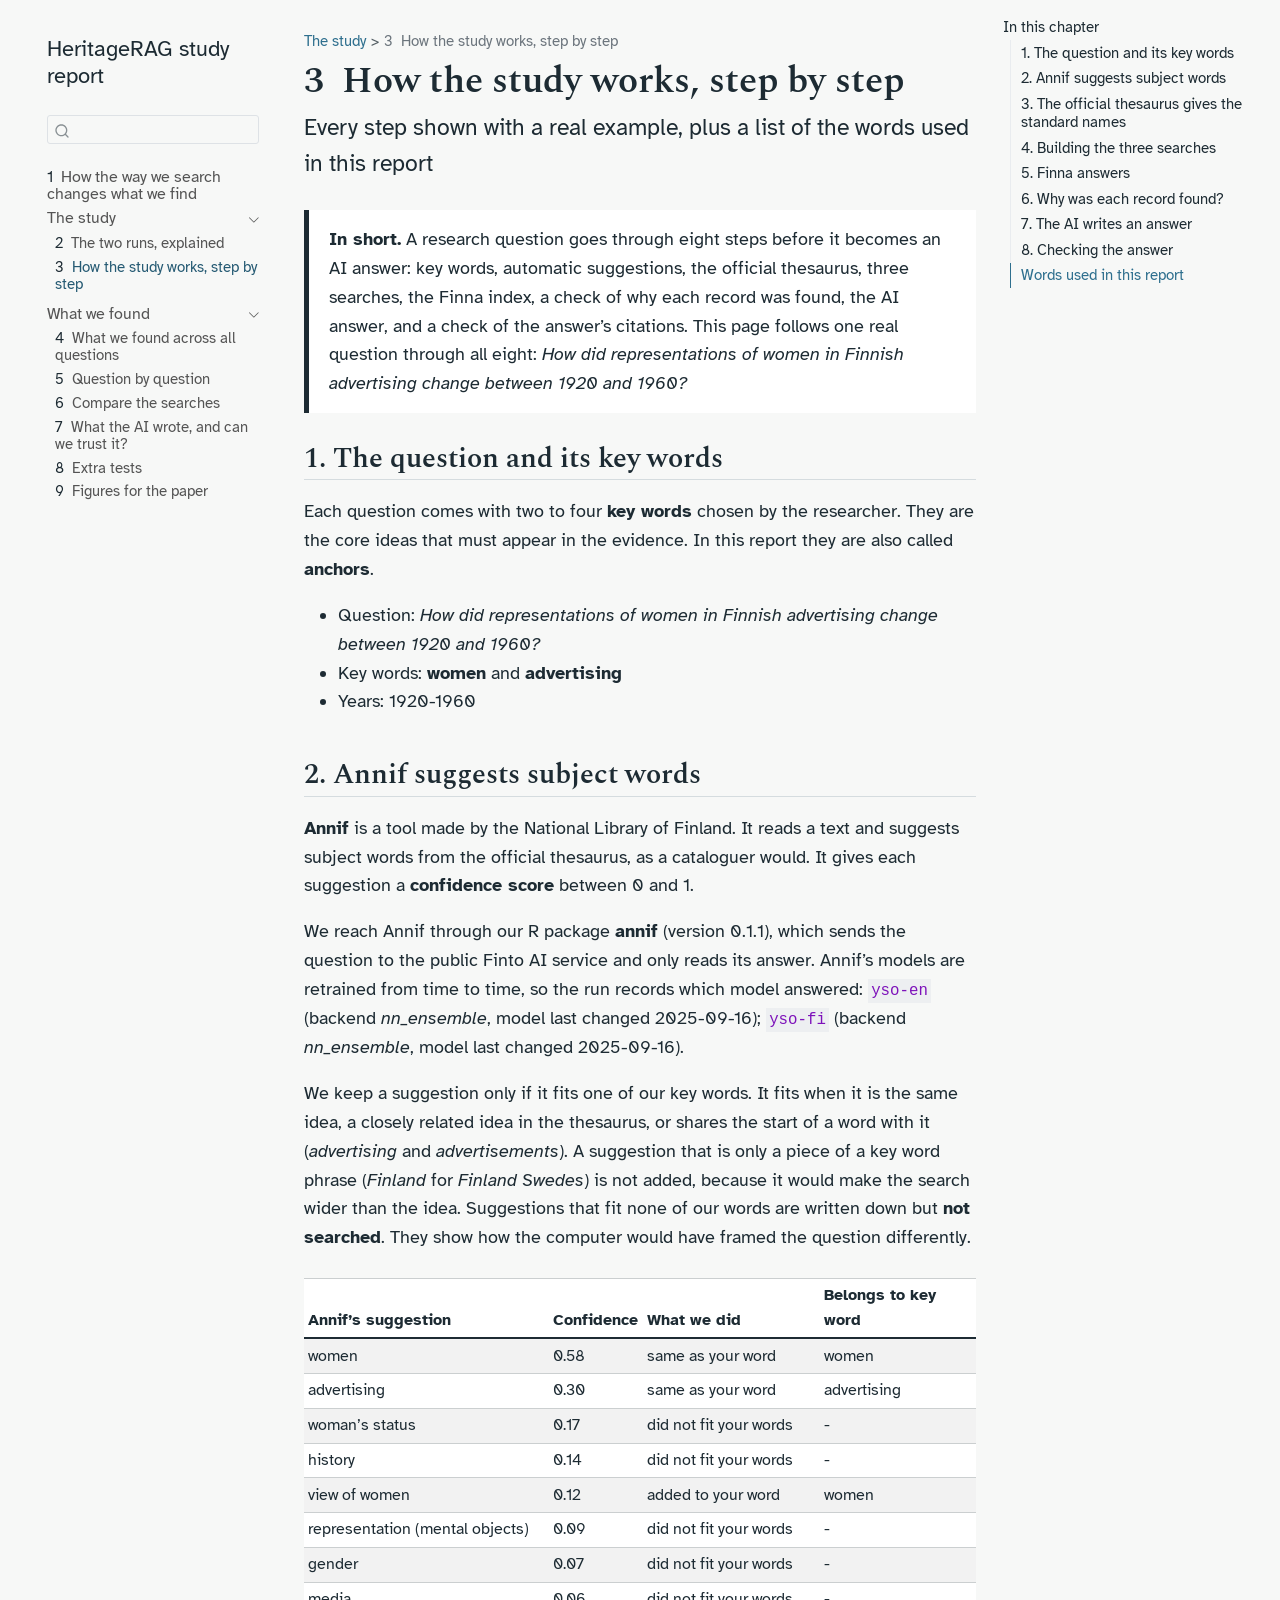
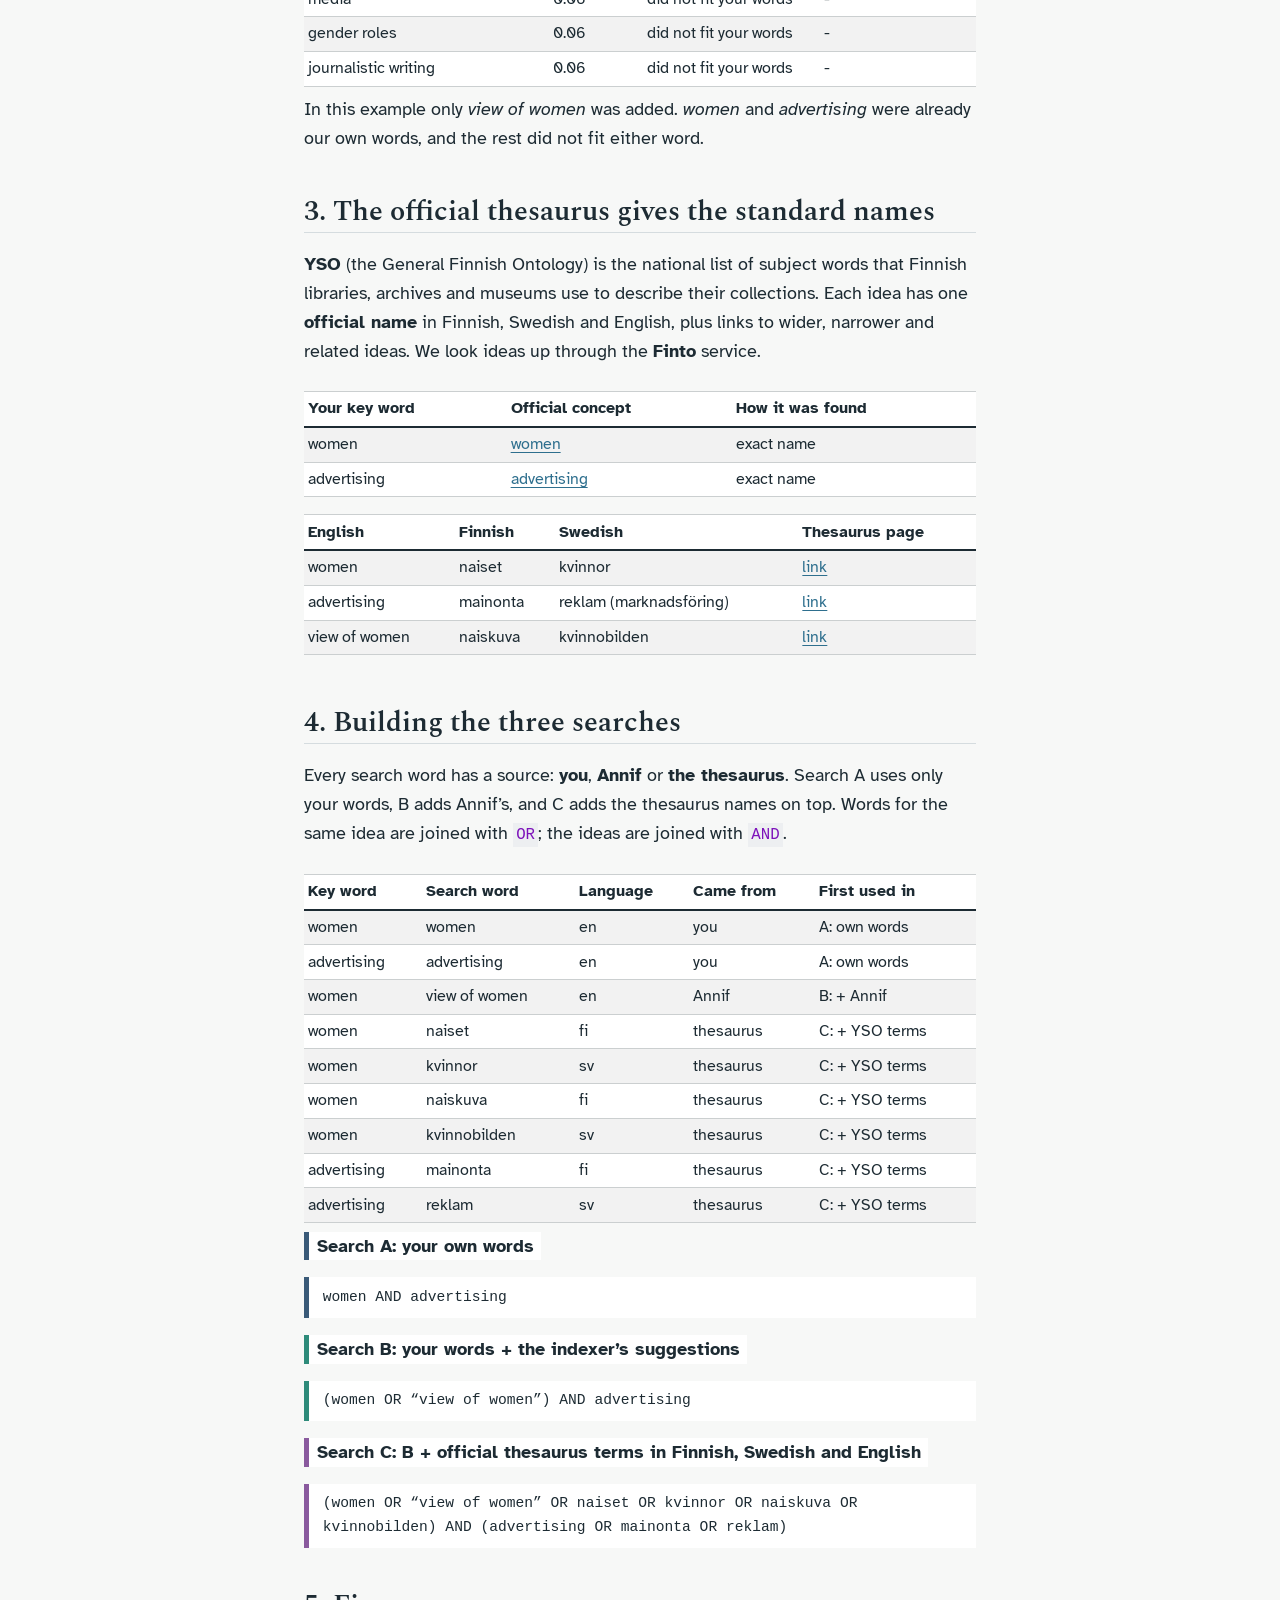
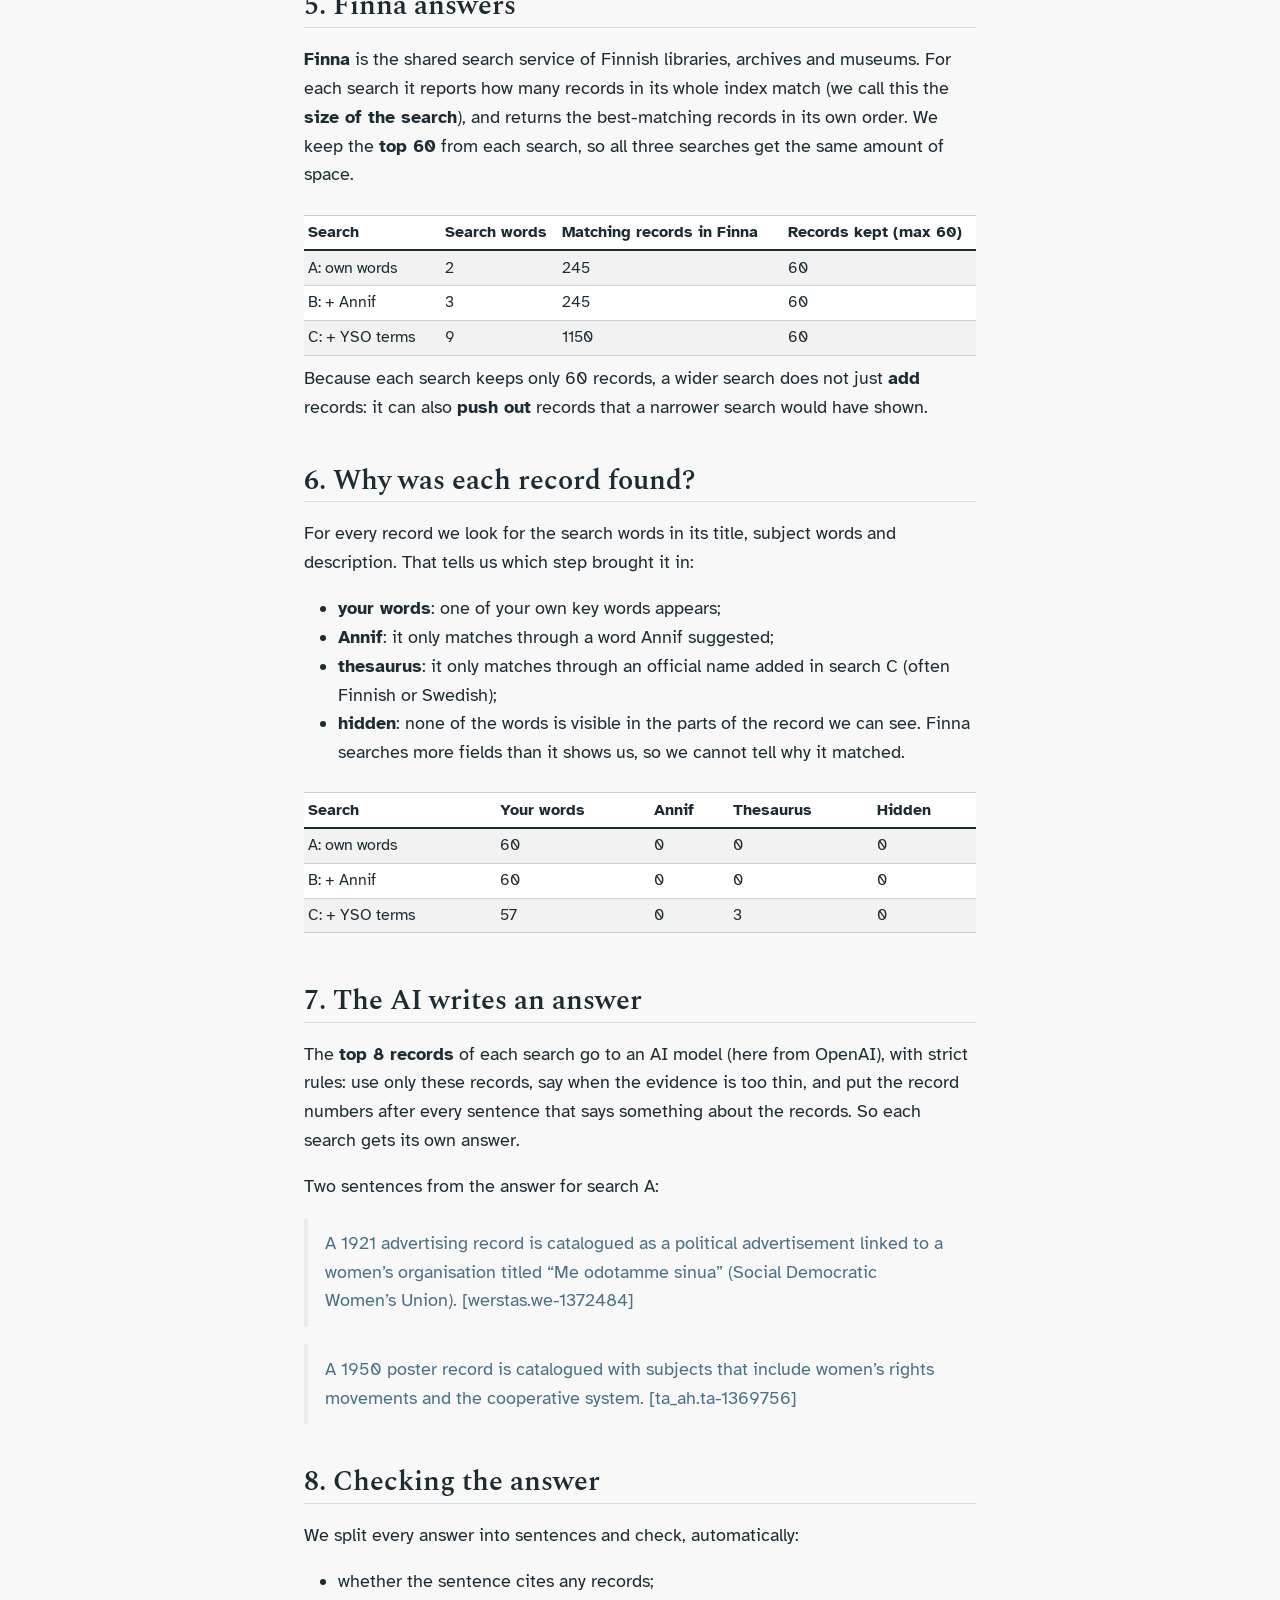
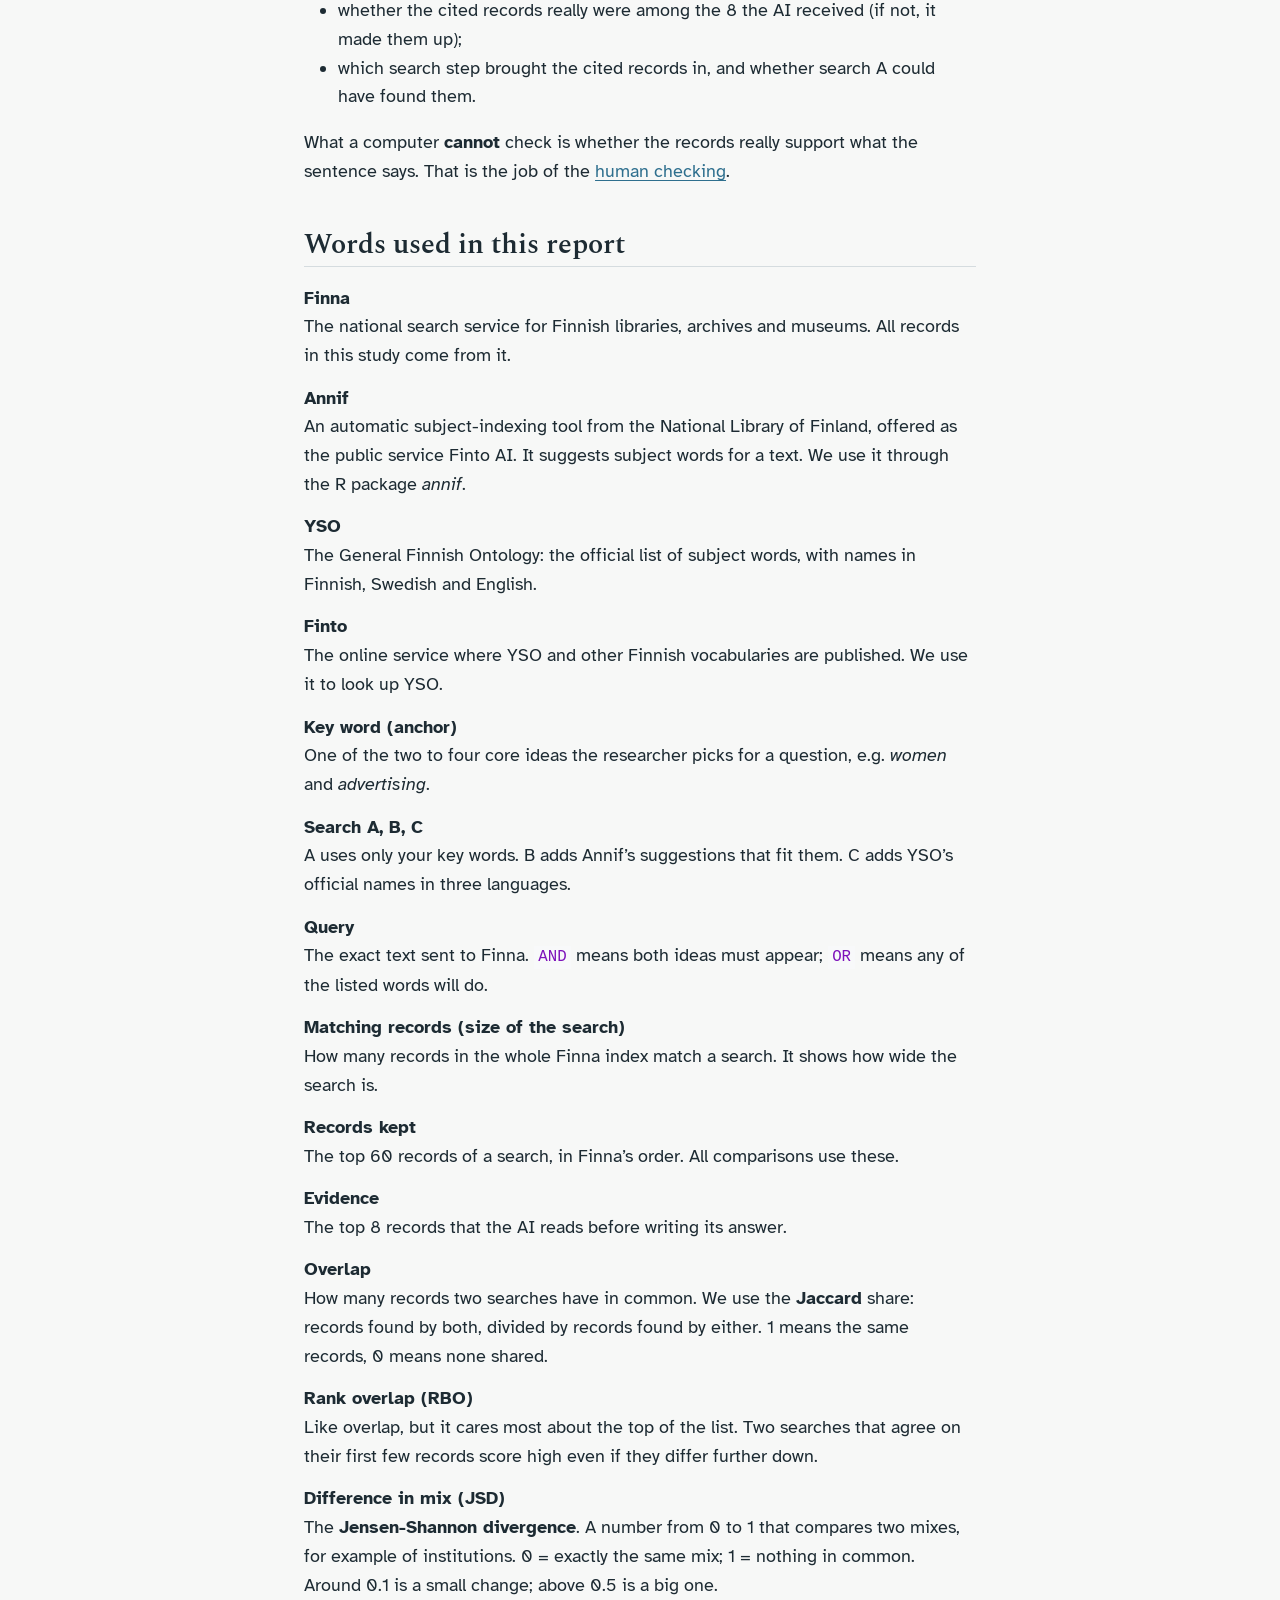
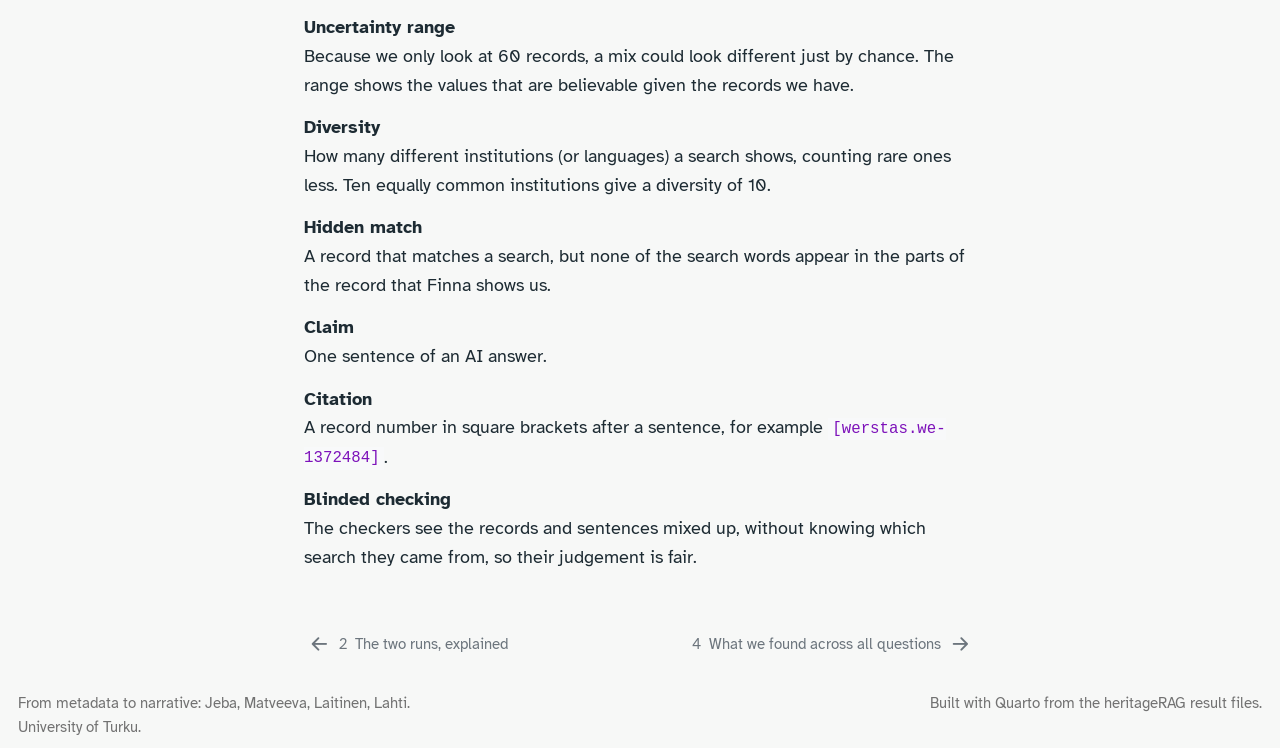
<file: how-it-works.html>
<!DOCTYPE html>
<html xmlns="http://www.w3.org/1999/xhtml" lang="en" xml:lang="en"><head>

<meta charset="utf-8">
<meta name="generator" content="quarto-1.10.20">

<meta name="viewport" content="width=device-width, initial-scale=1.0, user-scalable=yes">


<title>3&nbsp; How the study works, step by step – HeritageRAG study report</title>
<style>
/* Default styles provided by pandoc.
** See https://pandoc.org/MANUAL.html#variables-for-html for config info.
*/
span.smallcaps{font-variant: small-caps;}
div.columns{display: flex; gap: 1.5em;}
div.column{flex: auto;}
@media screen {
div.columns{gap: min(4vw, 1.5em);}
div.column{overflow-x: auto;}
}
div.hanging-indent{margin-left: 1.5em; text-indent: -1.5em;}
ul.task-list{list-style: none;}
ul.task-list li input[type="checkbox"] {
  width: 0.8em;
  margin: 0 0.8em 0.2em -1em; /* quarto-specific, see https://github.com/quarto-dev/quarto-cli/issues/4556 */ 
  vertical-align: middle;
}
</style>


<script src="site_libs/quarto-nav/quarto-nav.js"></script>
<script src="site_libs/quarto-nav/headroom.min.js"></script>
<script src="site_libs/clipboard/clipboard.min.js"></script>
<script src="site_libs/quarto-search/autocomplete.umd.js"></script>
<script src="site_libs/quarto-search/fuse.min.js"></script>
<script src="site_libs/quarto-search/quarto-search.js"></script>
<meta name="quarto:offset" content="./">
<link href="./results.html" rel="next">
<link href="./runs.html" rel="prev">
<script src="site_libs/quarto-html/quarto.js" type="module"></script>
<script src="site_libs/quarto-html/tabsets/tabsets.js" type="module"></script>
<script src="site_libs/quarto-html/popper.min.js"></script>
<script src="site_libs/quarto-html/tippy.umd.min.js"></script>
<script src="site_libs/quarto-html/anchor.min.js"></script>
<link href="site_libs/quarto-html/tippy.css" rel="stylesheet">
<link href="site_libs/quarto-html/quarto-syntax-highlighting-17888a1159294d3eb470f19f6f52f5a5.css" rel="stylesheet" id="quarto-text-highlighting-styles">
<script src="site_libs/bootstrap/bootstrap.min.js"></script>
<link href="site_libs/bootstrap/bootstrap-icons.css" rel="stylesheet">
<link href="site_libs/bootstrap/bootstrap-a53c764061a324549f5579b988345580.min.css" rel="stylesheet" append-hash="true" id="quarto-bootstrap" data-mode="light">
<script id="quarto-search-options" type="application/json">{
  "location": "sidebar",
  "copy-button": false,
  "collapse-after": 3,
  "panel-placement": "start",
  "type": "textbox",
  "limit": 50,
  "keyboard-shortcut": [
    "f",
    "/",
    "s"
  ],
  "show-item-context": false,
  "language": {
    "search-no-results-text": "No results",
    "search-matching-documents-text": "matching documents",
    "search-copy-link-title": "Copy link to search",
    "search-hide-matches-text": "Hide additional matches",
    "search-more-match-text": "more match in this document",
    "search-more-matches-text": "more matches in this document",
    "search-clear-button-title": "Clear",
    "search-text-placeholder": "",
    "search-detached-cancel-button-title": "Cancel",
    "search-submit-button-title": "Submit",
    "search-label": "Search"
  }
}</script>
<style>html{ scroll-behavior: smooth; }</style>


</head>

<body class="nav-sidebar floating quarto-light">

<div id="quarto-search-results"></div>
  <header id="quarto-header" class="headroom fixed-top">
  <nav class="quarto-secondary-nav">
    <div class="container-fluid d-flex">
      <button type="button" class="quarto-btn-toggle btn" data-bs-toggle="collapse" role="button" data-bs-target=".quarto-sidebar-collapse-item" aria-controls="quarto-sidebar" aria-expanded="false" aria-label="Toggle sidebar navigation" onclick="if (window.quartoToggleHeadroom) { window.quartoToggleHeadroom(); }">
        <i class="bi bi-layout-text-sidebar-reverse"></i>
      </button>
        <nav class="quarto-page-breadcrumbs" aria-label="breadcrumb"><ol class="breadcrumb"><li class="breadcrumb-item"><a href="./runs.html">The study</a></li><li class="breadcrumb-item"><a href="./how-it-works.html"><span class="chapter-number">3</span>&nbsp; <span class="chapter-title">How the study works, step by step</span></a></li></ol></nav>
        <a class="flex-grow-1" role="navigation" data-bs-toggle="collapse" data-bs-target=".quarto-sidebar-collapse-item" aria-controls="quarto-sidebar" aria-expanded="false" aria-label="Toggle sidebar navigation" onclick="if (window.quartoToggleHeadroom) { window.quartoToggleHeadroom(); }">      
        </a>
      <button type="button" class="btn quarto-search-button" aria-label="Search" onclick="window.quartoOpenSearch();">
        <i class="bi bi-search"></i>
      </button>
    </div>
  </nav>
</header>
<!-- content -->
<div id="quarto-content" class="quarto-container page-columns page-rows-contents page-layout-article">
<!-- sidebar -->
  <nav id="quarto-sidebar" class="sidebar collapse collapse-horizontal quarto-sidebar-collapse-item sidebar-navigation floating overflow-auto">
    <div class="pt-lg-2 mt-2 text-left sidebar-header">
    <div class="sidebar-title mb-0 py-0">
      <a href="./">HeritageRAG study report</a> 
    </div>
      </div>
        <div class="mt-2 flex-shrink-0 align-items-center">
        <div class="sidebar-search">
        <div id="quarto-search" class="" title="Search"></div>
        </div>
        </div>
    <div class="sidebar-menu-container"> 
    <ul class="list-unstyled mt-1">
        <li class="sidebar-item">
  <div class="sidebar-item-container"> 
  <a href="./index.html" class="sidebar-item-text sidebar-link">
 <span class="menu-text"><span class="chapter-number">1</span>&nbsp; <span class="chapter-title">How the way we search changes what we find</span></span></a>
  </div>
</li>
        <li class="sidebar-item sidebar-item-section">
      <div class="sidebar-item-container"> 
            <a class="sidebar-item-text sidebar-link text-start" data-bs-toggle="collapse" data-bs-target="#quarto-sidebar-section-1" role="navigation" aria-expanded="true">
 <span class="menu-text">The study</span></a>
          <a class="sidebar-item-toggle text-start" data-bs-toggle="collapse" data-bs-target="#quarto-sidebar-section-1" role="navigation" aria-expanded="true" aria-label="Toggle section">
            <i class="bi bi-chevron-right ms-2"></i>
          </a> 
      </div>
      <ul id="quarto-sidebar-section-1" class="collapse list-unstyled sidebar-section depth1 show">  
          <li class="sidebar-item">
  <div class="sidebar-item-container"> 
  <a href="./runs.html" class="sidebar-item-text sidebar-link">
 <span class="menu-text"><span class="chapter-number">2</span>&nbsp; <span class="chapter-title">The two runs, explained</span></span></a>
  </div>
</li>
          <li class="sidebar-item">
  <div class="sidebar-item-container"> 
  <a href="./how-it-works.html" class="sidebar-item-text sidebar-link active">
 <span class="menu-text"><span class="chapter-number">3</span>&nbsp; <span class="chapter-title">How the study works, step by step</span></span></a>
  </div>
</li>
      </ul>
  </li>
        <li class="sidebar-item sidebar-item-section">
      <div class="sidebar-item-container"> 
            <a class="sidebar-item-text sidebar-link text-start" data-bs-toggle="collapse" data-bs-target="#quarto-sidebar-section-2" role="navigation" aria-expanded="true">
 <span class="menu-text">What we found</span></a>
          <a class="sidebar-item-toggle text-start" data-bs-toggle="collapse" data-bs-target="#quarto-sidebar-section-2" role="navigation" aria-expanded="true" aria-label="Toggle section">
            <i class="bi bi-chevron-right ms-2"></i>
          </a> 
      </div>
      <ul id="quarto-sidebar-section-2" class="collapse list-unstyled sidebar-section depth1 show">  
          <li class="sidebar-item">
  <div class="sidebar-item-container"> 
  <a href="./results.html" class="sidebar-item-text sidebar-link">
 <span class="menu-text"><span class="chapter-number">4</span>&nbsp; <span class="chapter-title">What we found across all questions</span></span></a>
  </div>
</li>
          <li class="sidebar-item">
  <div class="sidebar-item-container"> 
  <a href="./questions.html" class="sidebar-item-text sidebar-link">
 <span class="menu-text"><span class="chapter-number">5</span>&nbsp; <span class="chapter-title">Question by question</span></span></a>
  </div>
</li>
          <li class="sidebar-item">
  <div class="sidebar-item-container"> 
  <a href="./compare.html" class="sidebar-item-text sidebar-link">
 <span class="menu-text"><span class="chapter-number">6</span>&nbsp; <span class="chapter-title">Compare the searches</span></span></a>
  </div>
</li>
          <li class="sidebar-item">
  <div class="sidebar-item-container"> 
  <a href="./ai-answers.html" class="sidebar-item-text sidebar-link">
 <span class="menu-text"><span class="chapter-number">7</span>&nbsp; <span class="chapter-title">What the AI wrote, and can we trust it?</span></span></a>
  </div>
</li>
          <li class="sidebar-item">
  <div class="sidebar-item-container"> 
  <a href="./extra-tests.html" class="sidebar-item-text sidebar-link">
 <span class="menu-text"><span class="chapter-number">8</span>&nbsp; <span class="chapter-title">Extra tests</span></span></a>
  </div>
</li>
          <li class="sidebar-item">
  <div class="sidebar-item-container"> 
  <a href="./paper-figures.html" class="sidebar-item-text sidebar-link">
 <span class="menu-text"><span class="chapter-number">9</span>&nbsp; <span class="chapter-title">Figures for the paper</span></span></a>
  </div>
</li>
      </ul>
  </li>
    </ul>
    </div>
</nav>
<div id="quarto-sidebar-glass" class="quarto-sidebar-collapse-item" data-bs-toggle="collapse" data-bs-target=".quarto-sidebar-collapse-item"></div>
<!-- margin-sidebar -->
    <div id="quarto-margin-sidebar" class="sidebar margin-sidebar">
        <nav id="TOC" role="doc-toc" class="toc-active">
    <h2 id="toc-title">In this chapter</h2>
   
  <ul class="collapse">
  <li><a href="#the-question-and-its-key-words" id="toc-the-question-and-its-key-words" class="nav-link active" data-scroll-target="#the-question-and-its-key-words">1. The question and its key words</a></li>
  <li><a href="#annif-suggests-subject-words" id="toc-annif-suggests-subject-words" class="nav-link" data-scroll-target="#annif-suggests-subject-words">2. Annif suggests subject words</a></li>
  <li><a href="#the-official-thesaurus-gives-the-standard-names" id="toc-the-official-thesaurus-gives-the-standard-names" class="nav-link" data-scroll-target="#the-official-thesaurus-gives-the-standard-names">3. The official thesaurus gives the standard names</a></li>
  <li><a href="#building-the-three-searches" id="toc-building-the-three-searches" class="nav-link" data-scroll-target="#building-the-three-searches">4. Building the three searches</a></li>
  <li><a href="#finna-answers" id="toc-finna-answers" class="nav-link" data-scroll-target="#finna-answers">5. Finna answers</a></li>
  <li><a href="#why-was-each-record-found" id="toc-why-was-each-record-found" class="nav-link" data-scroll-target="#why-was-each-record-found">6. Why was each record found?</a></li>
  <li><a href="#the-ai-writes-an-answer" id="toc-the-ai-writes-an-answer" class="nav-link" data-scroll-target="#the-ai-writes-an-answer">7. The AI writes an answer</a></li>
  <li><a href="#checking-the-answer" id="toc-checking-the-answer" class="nav-link" data-scroll-target="#checking-the-answer">8. Checking the answer</a></li>
  <li><a href="#words-used-in-this-report" id="toc-words-used-in-this-report" class="nav-link" data-scroll-target="#words-used-in-this-report">Words used in this report</a></li>
  </ul>
</nav>
    </div>
<!-- main -->
<main class="content" id="quarto-document-content">

<header id="title-block-header" class="quarto-title-block default"><nav class="quarto-page-breadcrumbs quarto-title-breadcrumbs d-none d-lg-block" aria-label="breadcrumb"><ol class="breadcrumb"><li class="breadcrumb-item"><a href="./runs.html">The study</a></li><li class="breadcrumb-item"><a href="./how-it-works.html"><span class="chapter-number">3</span>&nbsp; <span class="chapter-title">How the study works, step by step</span></a></li></ol></nav>
<div class="quarto-title">
<h1 class="title"><span class="chapter-number">3</span>&nbsp; <span class="chapter-title">How the study works, step by step</span></h1>
<p class="subtitle lead">Every step shown with a real example, plus a list of the words used in this report</p>
</div>



<div class="quarto-title-meta">

    
  
    
  </div>
  


</header>


<div class="in-short">
<p><strong>In short.</strong> A research question goes through eight steps before it becomes an AI answer: key words, automatic suggestions, the official thesaurus, three searches, the Finna index, a check of why each record was found, the AI answer, and a check of the answer’s citations. This page follows one real question through all eight: <em>How did representations of women in Finnish advertising change between 1920 and 1960?</em></p>
</div>
<section id="the-question-and-its-key-words" class="level2">
<h2 class="anchored" data-anchor-id="the-question-and-its-key-words">1. The question and its key words</h2>
<p>Each question comes with two to four <strong>key words</strong> chosen by the researcher. They are the core ideas that must appear in the evidence. In this report they are also called <strong>anchors</strong>.</p>
<ul>
<li>Question: <em>How did representations of women in Finnish advertising change between 1920 and 1960?</em></li>
<li>Key words: <strong>women</strong> and <strong>advertising</strong></li>
<li>Years: 1920-1960</li>
</ul>
</section>
<section id="annif-suggests-subject-words" class="level2">
<h2 class="anchored" data-anchor-id="annif-suggests-subject-words">2. Annif suggests subject words</h2>
<p><strong>Annif</strong> is a tool made by the National Library of Finland. It reads a text and suggests subject words from the official thesaurus, as a cataloguer would. It gives each suggestion a <strong>confidence score</strong> between 0 and 1.</p>
<p>We reach Annif through our R package <strong>annif</strong> (version 0.1.1), which sends the question to the public Finto AI service and only reads its answer. Annif’s models are retrained from time to time, so the run records which model answered: <code>yso-en</code> (backend <em>nn_ensemble</em>, model last changed 2025-09-16); <code>yso-fi</code> (backend <em>nn_ensemble</em>, model last changed 2025-09-16).</p>
<p>We keep a suggestion only if it fits one of our key words. It fits when it is the same idea, a closely related idea in the thesaurus, or shares the start of a word with it (<em>advertising</em> and <em>advertisements</em>). A suggestion that is only a piece of a key word phrase (<em>Finland</em> for <em>Finland Swedes</em>) is not added, because it would make the search wider than the idea. Suggestions that fit none of our words are written down but <strong>not searched</strong>. They show how the computer would have framed the question differently.</p>
<div class="cell" data-layout-align="left">
<div class="cell-output-display">
<table class="caption-top table table-sm table-striped small">
<colgroup>
<col style="width: 36%">
<col style="width: 13%">
<col style="width: 26%">
<col style="width: 23%">
</colgroup>
<thead>
<tr class="header">
<th>Annif’s suggestion</th>
<th>Confidence</th>
<th>What we did</th>
<th>Belongs to key word</th>
</tr>
</thead>
<tbody>
<tr class="odd">
<td>women</td>
<td>0.58</td>
<td>same as your word</td>
<td>women</td>
</tr>
<tr class="even">
<td>advertising</td>
<td>0.30</td>
<td>same as your word</td>
<td>advertising</td>
</tr>
<tr class="odd">
<td>woman’s status</td>
<td>0.17</td>
<td>did not fit your words</td>
<td>-</td>
</tr>
<tr class="even">
<td>history</td>
<td>0.14</td>
<td>did not fit your words</td>
<td>-</td>
</tr>
<tr class="odd">
<td>view of women</td>
<td>0.12</td>
<td>added to your word</td>
<td>women</td>
</tr>
<tr class="even">
<td>representation (mental objects)</td>
<td>0.09</td>
<td>did not fit your words</td>
<td>-</td>
</tr>
<tr class="odd">
<td>gender</td>
<td>0.07</td>
<td>did not fit your words</td>
<td>-</td>
</tr>
<tr class="even">
<td>media</td>
<td>0.06</td>
<td>did not fit your words</td>
<td>-</td>
</tr>
<tr class="odd">
<td>gender roles</td>
<td>0.06</td>
<td>did not fit your words</td>
<td>-</td>
</tr>
<tr class="even">
<td>journalistic writing</td>
<td>0.06</td>
<td>did not fit your words</td>
<td>-</td>
</tr>
</tbody>
</table>
</div>
</div>
<p>In this example only <em>view of women</em> was added. <em>women</em> and <em>advertising</em> were already our own words, and the rest did not fit either word.</p>
</section>
<section id="the-official-thesaurus-gives-the-standard-names" class="level2">
<h2 class="anchored" data-anchor-id="the-official-thesaurus-gives-the-standard-names">3. The official thesaurus gives the standard names</h2>
<p><strong>YSO</strong> (the General Finnish Ontology) is the national list of subject words that Finnish libraries, archives and museums use to describe their collections. Each idea has one <strong>official name</strong> in Finnish, Swedish and English, plus links to wider, narrower and related ideas. We look ideas up through the <strong>Finto</strong> service.</p>
<div class="cell" data-layout-align="left">
<div class="cell-output-display">
<table class="caption-top table table-sm table-striped small">
<thead>
<tr class="header">
<th>Your key word</th>
<th>Official concept</th>
<th>How it was found</th>
</tr>
</thead>
<tbody>
<tr class="odd">
<td>women</td>
<td><a href="http://www.yso.fi/onto/yso/p16991">women</a></td>
<td>exact name</td>
</tr>
<tr class="even">
<td>advertising</td>
<td><a href="http://www.yso.fi/onto/yso/p1232">advertising</a></td>
<td>exact name</td>
</tr>
</tbody>
</table>
</div>
</div>
<div class="cell" data-layout-align="left">
<div class="cell-output-display">
<table class="caption-top table table-sm table-striped small">
<thead>
<tr class="header">
<th>English</th>
<th>Finnish</th>
<th>Swedish</th>
<th>Thesaurus page</th>
</tr>
</thead>
<tbody>
<tr class="odd">
<td>women</td>
<td>naiset</td>
<td>kvinnor</td>
<td><a href="http://www.yso.fi/onto/yso/p16991">link</a></td>
</tr>
<tr class="even">
<td>advertising</td>
<td>mainonta</td>
<td>reklam (marknadsföring)</td>
<td><a href="http://www.yso.fi/onto/yso/p1232">link</a></td>
</tr>
<tr class="odd">
<td>view of women</td>
<td>naiskuva</td>
<td>kvinnobilden</td>
<td><a href="http://www.yso.fi/onto/yso/p11173">link</a></td>
</tr>
</tbody>
</table>
</div>
</div>
</section>
<section id="building-the-three-searches" class="level2">
<h2 class="anchored" data-anchor-id="building-the-three-searches">4. Building the three searches</h2>
<p>Every search word has a source: <strong>you</strong>, <strong>Annif</strong> or <strong>the thesaurus</strong>. Search A uses only your words, B adds Annif’s, and C adds the thesaurus names on top. Words for the same idea are joined with <code>OR</code>; the ideas are joined with <code>AND</code>.</p>
<div class="cell" data-layout-align="left">
<div class="cell-output-display">
<table class="caption-top table table-sm table-striped small">
<thead>
<tr class="header">
<th>Key word</th>
<th>Search word</th>
<th>Language</th>
<th>Came from</th>
<th>First used in</th>
</tr>
</thead>
<tbody>
<tr class="odd">
<td>women</td>
<td>women</td>
<td>en</td>
<td>you</td>
<td>A: own words</td>
</tr>
<tr class="even">
<td>advertising</td>
<td>advertising</td>
<td>en</td>
<td>you</td>
<td>A: own words</td>
</tr>
<tr class="odd">
<td>women</td>
<td>view of women</td>
<td>en</td>
<td>Annif</td>
<td>B: + Annif</td>
</tr>
<tr class="even">
<td>women</td>
<td>naiset</td>
<td>fi</td>
<td>thesaurus</td>
<td>C: + YSO terms</td>
</tr>
<tr class="odd">
<td>women</td>
<td>kvinnor</td>
<td>sv</td>
<td>thesaurus</td>
<td>C: + YSO terms</td>
</tr>
<tr class="even">
<td>women</td>
<td>naiskuva</td>
<td>fi</td>
<td>thesaurus</td>
<td>C: + YSO terms</td>
</tr>
<tr class="odd">
<td>women</td>
<td>kvinnobilden</td>
<td>sv</td>
<td>thesaurus</td>
<td>C: + YSO terms</td>
</tr>
<tr class="even">
<td>advertising</td>
<td>mainonta</td>
<td>fi</td>
<td>thesaurus</td>
<td>C: + YSO terms</td>
</tr>
<tr class="odd">
<td>advertising</td>
<td>reklam</td>
<td>sv</td>
<td>thesaurus</td>
<td>C: + YSO terms</td>
</tr>
</tbody>
</table>
</div>
</div>
<div class="cell" data-layout-align="left">
<p><span class="cond cond-a">Search A: your own words</span></p>
<div class="query" style="--c:#3A5A78">
women AND advertising
</div>
<p><span class="cond cond-b">Search B: your words + the indexer’s suggestions</span></p>
<div class="query" style="--c:#2E8B7A">
(women OR “view of women”) AND advertising
</div>
<p><span class="cond cond-c">Search C: B + official thesaurus terms in Finnish, Swedish and English</span></p>
<div class="query" style="--c:#8A5A9E">
(women OR “view of women” OR naiset OR kvinnor OR naiskuva OR kvinnobilden) AND (advertising OR mainonta OR reklam)
</div>
</div>
</section>
<section id="finna-answers" class="level2">
<h2 class="anchored" data-anchor-id="finna-answers">5. Finna answers</h2>
<p><strong>Finna</strong> is the shared search service of Finnish libraries, archives and museums. For each search it reports how many records in its whole index match (we call this the <strong>size of the search</strong>), and returns the best-matching records in its own order. We keep the <strong>top 60</strong> from each search, so all three searches get the same amount of space.</p>
<div class="cell" data-layout-align="left">
<div class="cell-output-display">
<table class="caption-top table table-sm table-striped small">
<colgroup>
<col style="width: 20%">
<col style="width: 17%">
<col style="width: 33%">
<col style="width: 28%">
</colgroup>
<thead>
<tr class="header">
<th>Search</th>
<th>Search words</th>
<th>Matching records in Finna</th>
<th>Records kept (max 60)</th>
</tr>
</thead>
<tbody>
<tr class="odd">
<td>A: own words</td>
<td>2</td>
<td>245</td>
<td>60</td>
</tr>
<tr class="even">
<td>B: + Annif</td>
<td>3</td>
<td>245</td>
<td>60</td>
</tr>
<tr class="odd">
<td>C: + YSO terms</td>
<td>9</td>
<td>1150</td>
<td>60</td>
</tr>
</tbody>
</table>
</div>
</div>
<p>Because each search keeps only 60 records, a wider search does not just <strong>add</strong> records: it can also <strong>push out</strong> records that a narrower search would have shown.</p>
</section>
<section id="why-was-each-record-found" class="level2">
<h2 class="anchored" data-anchor-id="why-was-each-record-found">6. Why was each record found?</h2>
<p>For every record we look for the search words in its title, subject words and description. That tells us which step brought it in:</p>
<ul>
<li><strong>your words</strong>: one of your own key words appears;</li>
<li><strong>Annif</strong>: it only matches through a word Annif suggested;</li>
<li><strong>thesaurus</strong>: it only matches through an official name added in search C (often Finnish or Swedish);</li>
<li><strong>hidden</strong>: none of the words is visible in the parts of the record we can see. Finna searches more fields than it shows us, so we cannot tell why it matched.</li>
</ul>
<div class="cell" data-layout-align="left">
<div class="cell-output-display">
<table class="caption-top table table-sm table-striped small">
<thead>
<tr class="header">
<th>Search</th>
<th>Your words</th>
<th>Annif</th>
<th>Thesaurus</th>
<th>Hidden</th>
</tr>
</thead>
<tbody>
<tr class="odd">
<td>A: own words</td>
<td>60</td>
<td>0</td>
<td>0</td>
<td>0</td>
</tr>
<tr class="even">
<td>B: + Annif</td>
<td>60</td>
<td>0</td>
<td>0</td>
<td>0</td>
</tr>
<tr class="odd">
<td>C: + YSO terms</td>
<td>57</td>
<td>0</td>
<td>3</td>
<td>0</td>
</tr>
</tbody>
</table>
</div>
</div>
</section>
<section id="the-ai-writes-an-answer" class="level2">
<h2 class="anchored" data-anchor-id="the-ai-writes-an-answer">7. The AI writes an answer</h2>
<p>The <strong>top 8 records</strong> of each search go to an AI model (here from OpenAI), with strict rules: use only these records, say when the evidence is too thin, and put the record numbers after every sentence that says something about the records. So each search gets its own answer.</p>
<div class="cell" data-layout-align="left">
<p>Two sentences from the answer for search A:</p>
<blockquote class="blockquote">
<p>A 1921 advertising record is catalogued as a political advertisement linked to a women’s organisation titled “Me odotamme sinua” (Social Democratic Women’s Union). [werstas.we-1372484]</p>
</blockquote>
<blockquote class="blockquote">
<p>A 1950 poster record is catalogued with subjects that include women’s rights movements and the cooperative system. [ta_ah.ta-1369756]</p>
</blockquote>
</div>
</section>
<section id="checking-the-answer" class="level2">
<h2 class="anchored" data-anchor-id="checking-the-answer">8. Checking the answer</h2>
<p>We split every answer into sentences and check, automatically:</p>
<ul>
<li>whether the sentence cites any records;</li>
<li>whether the cited records really were among the 8 the AI received (if not, it made them up);</li>
<li>which search step brought the cited records in, and whether search A could have found them.</li>
</ul>
<p>What a computer <strong>cannot</strong> check is whether the records really support what the sentence says. That is the job of the <a href="human-check.qmd">human checking</a>.</p>
</section>
<section id="words-used-in-this-report" class="level2">
<h2 class="anchored" data-anchor-id="words-used-in-this-report">Words used in this report</h2>
<div class="term">
<dl>
<dt>Finna</dt>
<dd>
The national search service for Finnish libraries, archives and museums. All records in this study come from it.
</dd>
<dt>Annif</dt>
<dd>
An automatic subject-indexing tool from the National Library of Finland, offered as the public service Finto AI. It suggests subject words for a text. We use it through the R package <em>annif</em>.
</dd>
<dt>YSO</dt>
<dd>
The General Finnish Ontology: the official list of subject words, with names in Finnish, Swedish and English.
</dd>
<dt>Finto</dt>
<dd>
The online service where YSO and other Finnish vocabularies are published. We use it to look up YSO.
</dd>
<dt>Key word (anchor)</dt>
<dd>
One of the two to four core ideas the researcher picks for a question, e.g.&nbsp;<em>women</em> and <em>advertising</em>.
</dd>
<dt>Search A, B, C</dt>
<dd>
A uses only your key words. B adds Annif’s suggestions that fit them. C adds YSO’s official names in three languages.
</dd>
<dt>Query</dt>
<dd>
The exact text sent to Finna. <code>AND</code> means both ideas must appear; <code>OR</code> means any of the listed words will do.
</dd>
<dt>Matching records (size of the search)</dt>
<dd>
How many records in the whole Finna index match a search. It shows how wide the search is.
</dd>
<dt>Records kept</dt>
<dd>
The top 60 records of a search, in Finna’s order. All comparisons use these.
</dd>
<dt>Evidence</dt>
<dd>
The top 8 records that the AI reads before writing its answer.
</dd>
<dt>Overlap</dt>
<dd>
How many records two searches have in common. We use the <strong>Jaccard</strong> share: records found by both, divided by records found by either. 1 means the same records, 0 means none shared.
</dd>
<dt>Rank overlap (RBO)</dt>
<dd>
Like overlap, but it cares most about the top of the list. Two searches that agree on their first few records score high even if they differ further down.
</dd>
<dt>Difference in mix (JSD)</dt>
<dd>
The <strong>Jensen-Shannon divergence</strong>. A number from 0 to 1 that compares two mixes, for example of institutions. 0 = exactly the same mix; 1 = nothing in common. Around 0.1 is a small change; above 0.5 is a big one.
</dd>
<dt>Uncertainty range</dt>
<dd>
Because we only look at 60 records, a mix could look different just by chance. The range shows the values that are believable given the records we have.
</dd>
<dt>Diversity</dt>
<dd>
How many different institutions (or languages) a search shows, counting rare ones less. Ten equally common institutions give a diversity of 10.
</dd>
<dt>Hidden match</dt>
<dd>
A record that matches a search, but none of the search words appear in the parts of the record that Finna shows us.
</dd>
<dt>Claim</dt>
<dd>
One sentence of an AI answer.
</dd>
<dt>Citation</dt>
<dd>
A record number in square brackets after a sentence, for example <code>[werstas.we-1372484]</code>.
</dd>
<dt>Blinded checking</dt>
<dd>
The checkers see the records and sentences mixed up, without knowing which search they came from, so their judgement is fair.
</dd>
</dl>
</div>


</section>

</main> <!-- /main -->
<script id="quarto-html-after-body" type="application/javascript">
  window.document.addEventListener("DOMContentLoaded", function (event) {
    const icon = "";
    const anchorJS = new window.AnchorJS();
    anchorJS.options = {
      placement: 'right',
      icon: icon
    };
    anchorJS.add('.anchored');
    const isCodeAnnotation = (el) => {
      for (const clz of el.classList) {
        if (clz.startsWith('code-annotation-')) {                     
          return true;
        }
      }
      return false;
    }
    const onCopySuccess = function(e) {
      // button target
      const button = e.trigger;
      // don't keep focus
      button.blur();
      // flash "checked"
      button.classList.add('code-copy-button-checked');
      var currentTitle = button.getAttribute("title");
      button.setAttribute("title", "Copied!");
      let tooltip;
      if (window.bootstrap) {
        button.setAttribute("data-bs-toggle", "tooltip");
        button.setAttribute("data-bs-placement", "left");
        button.setAttribute("data-bs-title", "Copied!");
        tooltip = new bootstrap.Tooltip(button, 
          { trigger: "manual", 
            customClass: "code-copy-button-tooltip",
            offset: [0, -8]});
        tooltip.show();    
      }
      setTimeout(function() {
        if (tooltip) {
          tooltip.hide();
          button.removeAttribute("data-bs-title");
          button.removeAttribute("data-bs-toggle");
          button.removeAttribute("data-bs-placement");
        }
        button.setAttribute("title", currentTitle);
        button.classList.remove('code-copy-button-checked');
      }, 1000);
      // clear code selection
      e.clearSelection();
    }
    const getTextToCopy = function(trigger) {
      const outerScaffold = trigger.parentElement.cloneNode(true);
      const codeEl = outerScaffold.querySelector('code');
      for (const childEl of codeEl.children) {
        if (isCodeAnnotation(childEl)) {
          childEl.remove();
        }
      }
      return codeEl.innerText;
    }
    const clipboard = new window.ClipboardJS('.code-copy-button:not([data-in-quarto-modal])', {
      text: getTextToCopy
    });
    clipboard.on('success', onCopySuccess);
    if (window.document.getElementById('quarto-embedded-source-code-modal')) {
      const clipboardModal = new window.ClipboardJS('.code-copy-button[data-in-quarto-modal]', {
        text: getTextToCopy,
        container: window.document.getElementById('quarto-embedded-source-code-modal')
      });
      clipboardModal.on('success', onCopySuccess);
    }
      var localhostRegex = new RegExp(/^(?:http|https):\/\/localhost\:?[0-9]*\//);
      var mailtoRegex = new RegExp(/^mailto:/);
        var filterRegex = new RegExp('/' + window.location.host + '/');
      var isInternal = (href) => {
          return filterRegex.test(href) || localhostRegex.test(href) || mailtoRegex.test(href);
      }
      // Inspect non-navigation links and adorn them if external
     var links = window.document.querySelectorAll('a[href]:not(.nav-link):not(.navbar-brand):not(.toc-action):not(.sidebar-link):not(.sidebar-item-toggle):not(.pagination-link):not(.no-external):not([aria-hidden]):not(.dropdown-item):not(.quarto-navigation-tool):not(.about-link)');
      for (var i=0; i<links.length; i++) {
        const link = links[i];
        if (!isInternal(link.href)) {
          // undo the damage that might have been done by quarto-nav.js in the case of
          // links that we want to consider external
          if (link.dataset.originalHref !== undefined) {
            link.href = link.dataset.originalHref;
          }
            // target, if specified
            link.setAttribute("target", "_blank");
            if (link.getAttribute("rel") === null) {
              link.setAttribute("rel", "noopener");
            }
        }
      }
    function tippyHover(el, contentFn, onTriggerFn, onUntriggerFn) {
      const config = {
        allowHTML: true,
        maxWidth: 500,
        delay: 100,
        arrow: false,
        appendTo: function(el) {
            return el.parentElement;
        },
        interactive: true,
        interactiveBorder: 10,
        theme: 'quarto',
        placement: 'bottom-start',
      };
      if (contentFn) {
        config.content = contentFn;
      }
      if (onTriggerFn) {
        config.onTrigger = onTriggerFn;
      }
      if (onUntriggerFn) {
        config.onUntrigger = onUntriggerFn;
      }
      window.tippy(el, config); 
    }
    const noterefs = window.document.querySelectorAll('a[role="doc-noteref"]');
    for (var i=0; i<noterefs.length; i++) {
      const ref = noterefs[i];
      tippyHover(ref, function() {
        // use id or data attribute instead here
        let href = ref.getAttribute('data-footnote-href') || ref.getAttribute('href');
        try { href = new URL(href).hash; } catch {}
        const id = href.replace(/^#\/?/, "");
        const note = window.document.getElementById(id);
        if (note) {
          return note.innerHTML;
        } else {
          return "";
        }
      });
    }
    const xrefs = window.document.querySelectorAll('a.quarto-xref');
    const processXRef = (id, note) => {
      // Strip column container classes
      const stripColumnClz = (el) => {
        el.classList.remove("page-full", "page-columns");
        if (el.children) {
          for (const child of el.children) {
            stripColumnClz(child);
          }
        }
      }
      stripColumnClz(note)
      if (id === null || id.startsWith('sec-')) {
        // Special case sections, only their first couple elements
        const container = document.createElement("div");
        if (note.children && note.children.length > 2) {
          container.appendChild(note.children[0].cloneNode(true));
          for (let i = 1; i < note.children.length; i++) {
            const child = note.children[i];
            if (child.tagName === "P" && child.innerText === "") {
              continue;
            } else {
              container.appendChild(child.cloneNode(true));
              break;
            }
          }
          if (window.Quarto?.typesetMath) {
            window.Quarto.typesetMath(container);
          }
          return container.innerHTML
        } else {
          if (window.Quarto?.typesetMath) {
            window.Quarto.typesetMath(note);
          }
          return note.innerHTML;
        }
      } else {
        // Remove any anchor links if they are present
        const anchorLink = note.querySelector('a.anchorjs-link');
        if (anchorLink) {
          anchorLink.remove();
        }
        if (window.Quarto?.typesetMath) {
          window.Quarto.typesetMath(note);
        }
        if (note.classList.contains("callout")) {
          return note.outerHTML;
        } else {
          return note.innerHTML;
        }
      }
    }
    for (var i=0; i<xrefs.length; i++) {
      const xref = xrefs[i];
      tippyHover(xref, undefined, function(instance) {
        instance.disable();
        let url = xref.getAttribute('href');
        let hash = undefined; 
        if (url.startsWith('#')) {
          hash = url;
        } else {
          try { hash = new URL(url).hash; } catch {}
        }
        if (hash) {
          const id = hash.replace(/^#\/?/, "");
          const note = window.document.getElementById(id);
          if (note !== null) {
            try {
              const html = processXRef(id, note.cloneNode(true));
              instance.setContent(html);
            } finally {
              instance.enable();
              instance.show();
            }
          } else {
            // See if we can fetch this
            fetch(url.split('#')[0])
            .then(res => res.text())
            .then(html => {
              const parser = new DOMParser();
              const htmlDoc = parser.parseFromString(html, "text/html");
              const note = htmlDoc.getElementById(id);
              if (note !== null) {
                const html = processXRef(id, note);
                instance.setContent(html);
              } 
            }).finally(() => {
              instance.enable();
              instance.show();
            });
          }
        } else {
          // See if we can fetch a full url (with no hash to target)
          // This is a special case and we should probably do some content thinning / targeting
          fetch(url)
          .then(res => res.text())
          .then(html => {
            const parser = new DOMParser();
            const htmlDoc = parser.parseFromString(html, "text/html");
            const note = htmlDoc.querySelector('main.content');
            if (note !== null) {
              // This should only happen for chapter cross references
              // (since there is no id in the URL)
              // remove the first header
              if (note.children.length > 0 && note.children[0].tagName === "HEADER") {
                note.children[0].remove();
              }
              const html = processXRef(null, note);
              instance.setContent(html);
            } 
          }).finally(() => {
            instance.enable();
            instance.show();
          });
        }
      }, function(instance) {
      });
    }
        let selectedAnnoteEl;
        const selectorForAnnotation = ( cell, annotation) => {
          let cellAttr = 'data-code-cell="' + cell + '"';
          let lineAttr = 'data-code-annotation="' +  annotation + '"';
          const selector = 'span[' + cellAttr + '][' + lineAttr + ']';
          return selector;
        }
        const selectCodeLines = (annoteEl) => {
          const doc = window.document;
          const targetCell = annoteEl.getAttribute("data-target-cell");
          const targetAnnotation = annoteEl.getAttribute("data-target-annotation");
          const annoteSpan = window.document.querySelector(selectorForAnnotation(targetCell, targetAnnotation));
          const lines = annoteSpan.getAttribute("data-code-lines").split(",");
          const lineIds = lines.map((line) => {
            return targetCell + "-" + line;
          })
          let top = null;
          let height = null;
          let parent = null;
          if (lineIds.length > 0) {
              //compute the position of the single el (top and bottom and make a div)
              const el = window.document.getElementById(lineIds[0]);
              top = el.offsetTop;
              height = el.offsetHeight;
              parent = el.parentElement.parentElement;
            if (lineIds.length > 1) {
              const lastEl = window.document.getElementById(lineIds[lineIds.length - 1]);
              const bottom = lastEl.offsetTop + lastEl.offsetHeight;
              height = bottom - top;
            }
            if (top !== null && height !== null && parent !== null) {
              // cook up a div (if necessary) and position it 
              let div = window.document.getElementById("code-annotation-line-highlight");
              if (div === null) {
                div = window.document.createElement("div");
                div.setAttribute("id", "code-annotation-line-highlight");
                div.style.position = 'absolute';
                parent.appendChild(div);
              }
              div.style.top = top - 2 + "px";
              div.style.height = height + 4 + "px";
              div.style.left = 0;
              let gutterDiv = window.document.getElementById("code-annotation-line-highlight-gutter");
              if (gutterDiv === null) {
                gutterDiv = window.document.createElement("div");
                gutterDiv.setAttribute("id", "code-annotation-line-highlight-gutter");
                gutterDiv.style.position = 'absolute';
                const codeCell = window.document.getElementById(targetCell);
                const gutter = codeCell.querySelector('.code-annotation-gutter');
                gutter.appendChild(gutterDiv);
              }
              gutterDiv.style.top = top - 2 + "px";
              gutterDiv.style.height = height + 4 + "px";
            }
            selectedAnnoteEl = annoteEl;
          }
        };
        const unselectCodeLines = () => {
          const elementsIds = ["code-annotation-line-highlight", "code-annotation-line-highlight-gutter"];
          elementsIds.forEach((elId) => {
            const div = window.document.getElementById(elId);
            if (div) {
              div.remove();
            }
          });
          selectedAnnoteEl = undefined;
        };
          // Handle positioning of the toggle
      window.addEventListener(
        "resize",
        throttle(() => {
          elRect = undefined;
          if (selectedAnnoteEl) {
            selectCodeLines(selectedAnnoteEl);
          }
        }, 10)
      );
      function throttle(fn, ms) {
      let throttle = false;
      let timer;
        return (...args) => {
          if(!throttle) { // first call gets through
              fn.apply(this, args);
              throttle = true;
          } else { // all the others get throttled
              if(timer) clearTimeout(timer); // cancel #2
              timer = setTimeout(() => {
                fn.apply(this, args);
                timer = throttle = false;
              }, ms);
          }
        };
      }
        // Attach click handler to the DT
        const annoteDls = window.document.querySelectorAll('dt[data-target-cell]');
        for (const annoteDlNode of annoteDls) {
          annoteDlNode.addEventListener('click', (event) => {
            const clickedEl = event.target;
            if (clickedEl !== selectedAnnoteEl) {
              unselectCodeLines();
              const activeEl = window.document.querySelector('dt[data-target-cell].code-annotation-active');
              if (activeEl) {
                activeEl.classList.remove('code-annotation-active');
              }
              selectCodeLines(clickedEl);
              clickedEl.classList.add('code-annotation-active');
            } else {
              // Unselect the line
              unselectCodeLines();
              clickedEl.classList.remove('code-annotation-active');
            }
          });
        }
    const findCites = (el) => {
      const parentEl = el.parentElement;
      if (parentEl) {
        const cites = parentEl.dataset.cites;
        if (cites) {
          return {
            el,
            cites: cites.split(' ')
          };
        } else {
          return findCites(el.parentElement)
        }
      } else {
        return undefined;
      }
    };
    var bibliorefs = window.document.querySelectorAll('a[role="doc-biblioref"]');
    for (var i=0; i<bibliorefs.length; i++) {
      const ref = bibliorefs[i];
      const citeInfo = findCites(ref);
      if (citeInfo) {
        tippyHover(citeInfo.el, function() {
          var popup = window.document.createElement('div');
          citeInfo.cites.forEach(function(cite) {
            var citeDiv = window.document.createElement('div');
            citeDiv.classList.add('hanging-indent');
            citeDiv.classList.add('csl-entry');
            var biblioDiv = window.document.getElementById('ref-' + cite);
            if (biblioDiv) {
              citeDiv.innerHTML = biblioDiv.innerHTML;
            }
            popup.appendChild(citeDiv);
          });
          return popup.innerHTML;
        });
      }
    }
  });
  </script>
<nav class="page-navigation">
  <div class="nav-page nav-page-previous">
      <a href="./runs.html" class="pagination-link" aria-label="The two runs, explained">
        <i class="bi bi-arrow-left-short"></i> <span class="nav-page-text"><span class="chapter-number">2</span>&nbsp; <span class="chapter-title">The two runs, explained</span></span>
      </a>          
  </div>
  <div class="nav-page nav-page-next">
      <a href="./results.html" class="pagination-link" aria-label="What we found across all questions">
        <span class="nav-page-text"><span class="chapter-number">4</span>&nbsp; <span class="chapter-title">What we found across all questions</span></span> <i class="bi bi-arrow-right-short"></i>
      </a>
  </div>
</nav>
</div> <!-- /content -->
<footer class="footer">
  <div class="nav-footer">
    <div class="nav-footer-left">
<p>From metadata to narrative: Jeba, Matveeva, Laitinen, Lahti. University of Turku.</p>
</div>   
    <div class="nav-footer-center">
      &nbsp;
    </div>
    <div class="nav-footer-right">
<p>Built with Quarto from the heritageRAG result files.</p>
</div>
  </div>
</footer>




<script src="site_libs/quarto-html/zenscroll-min.js"></script>
</body></html>
</file>
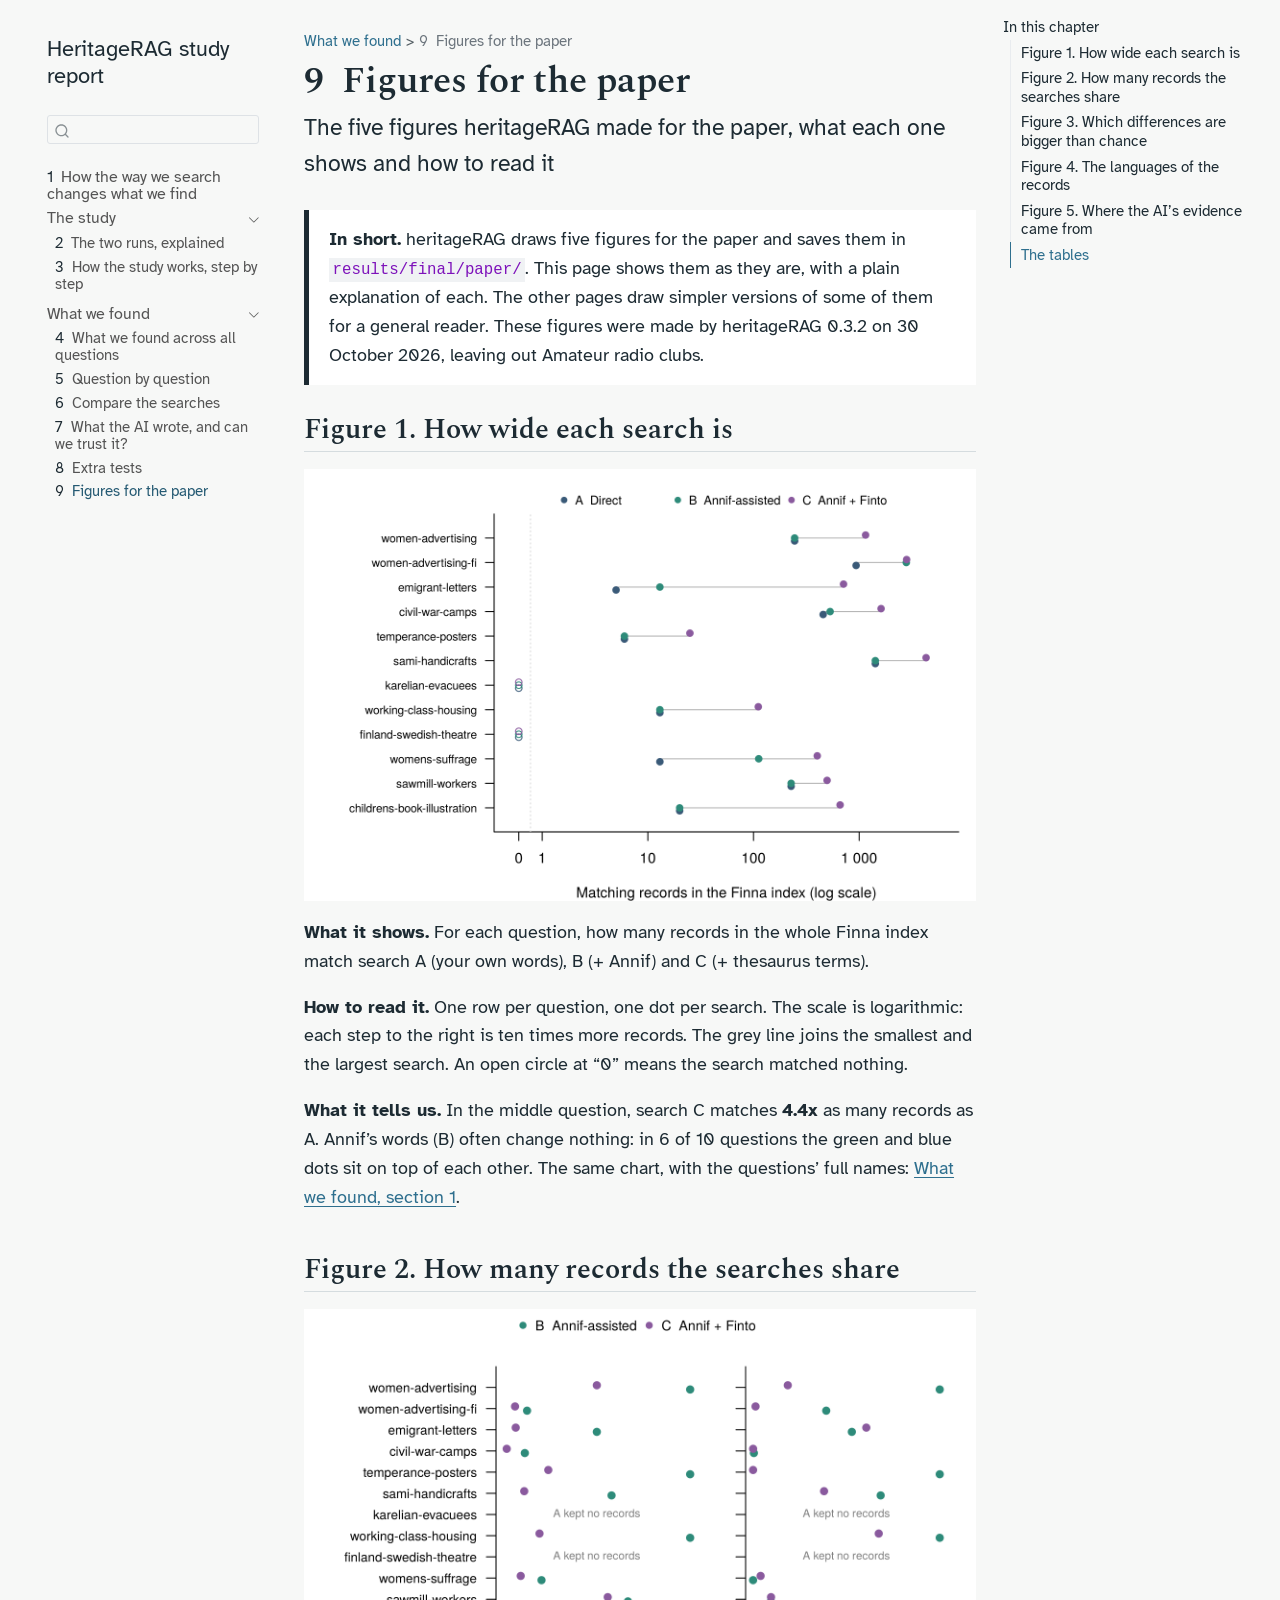
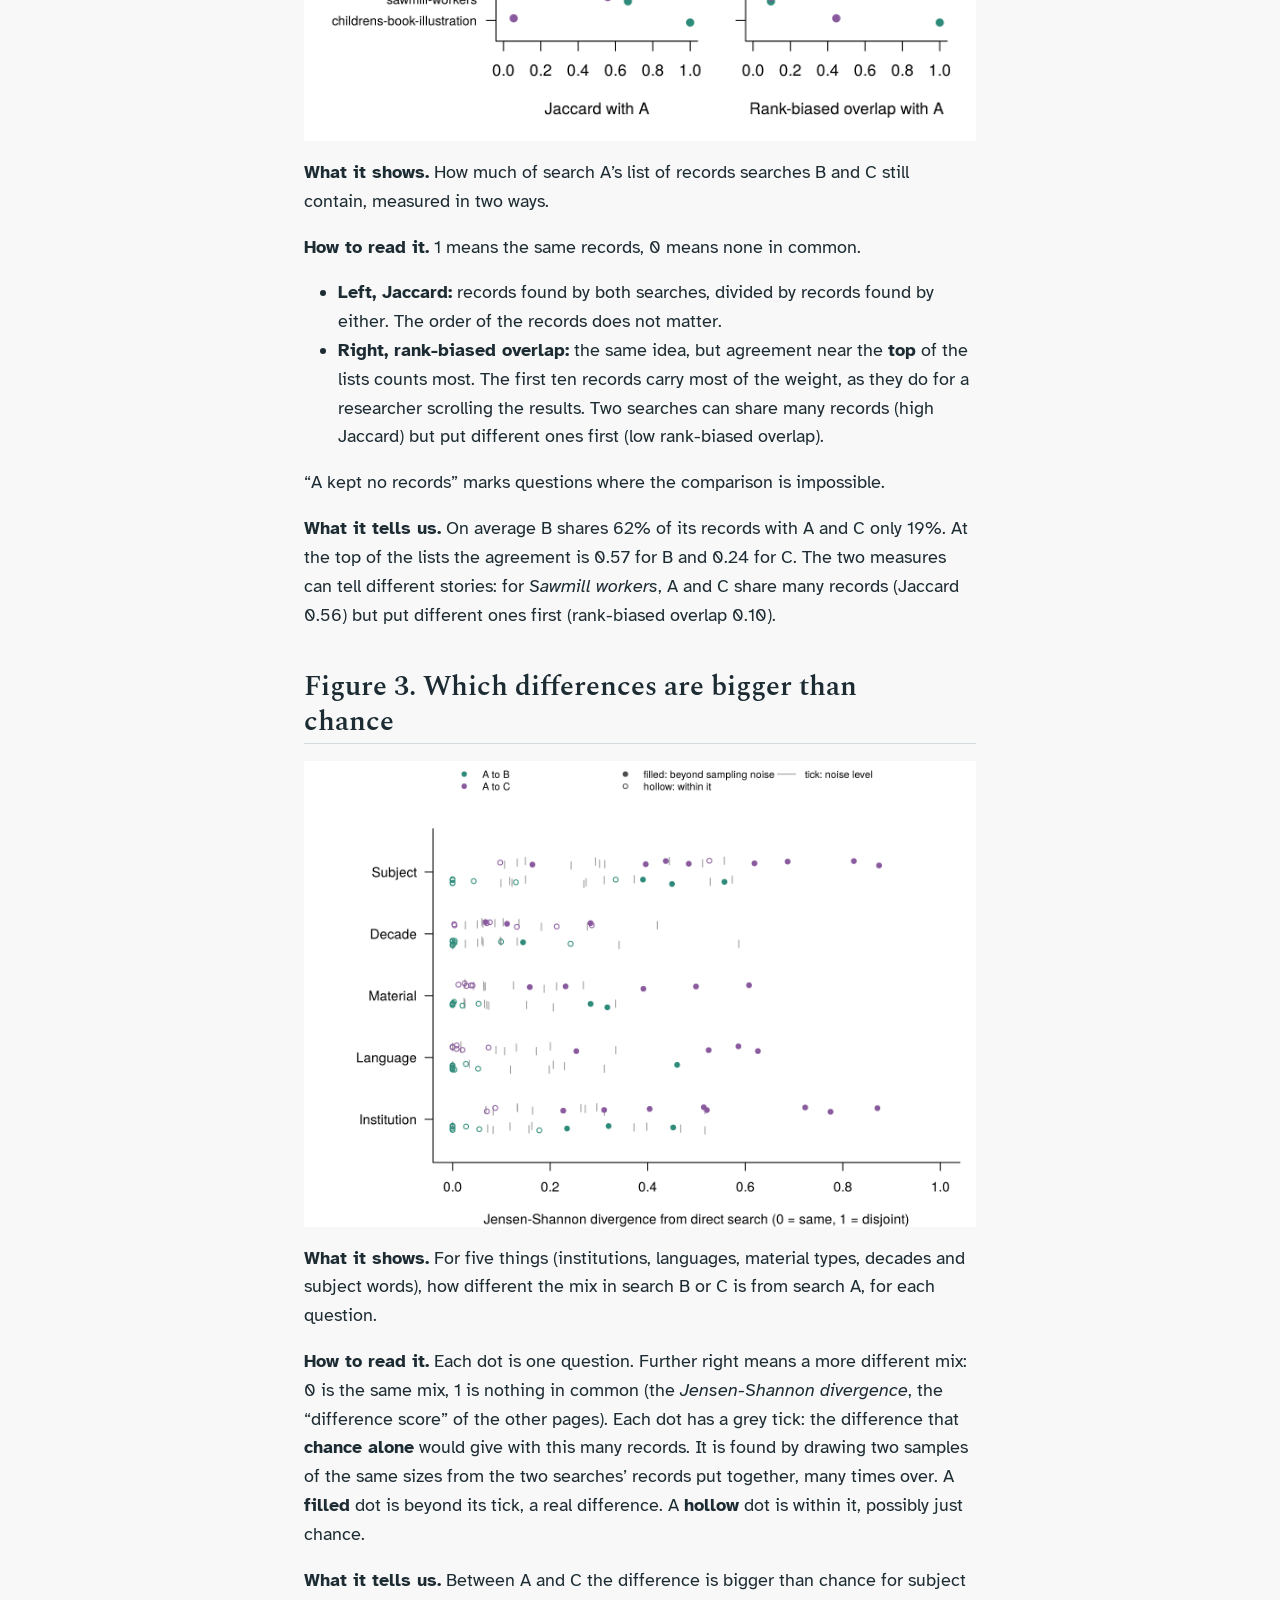
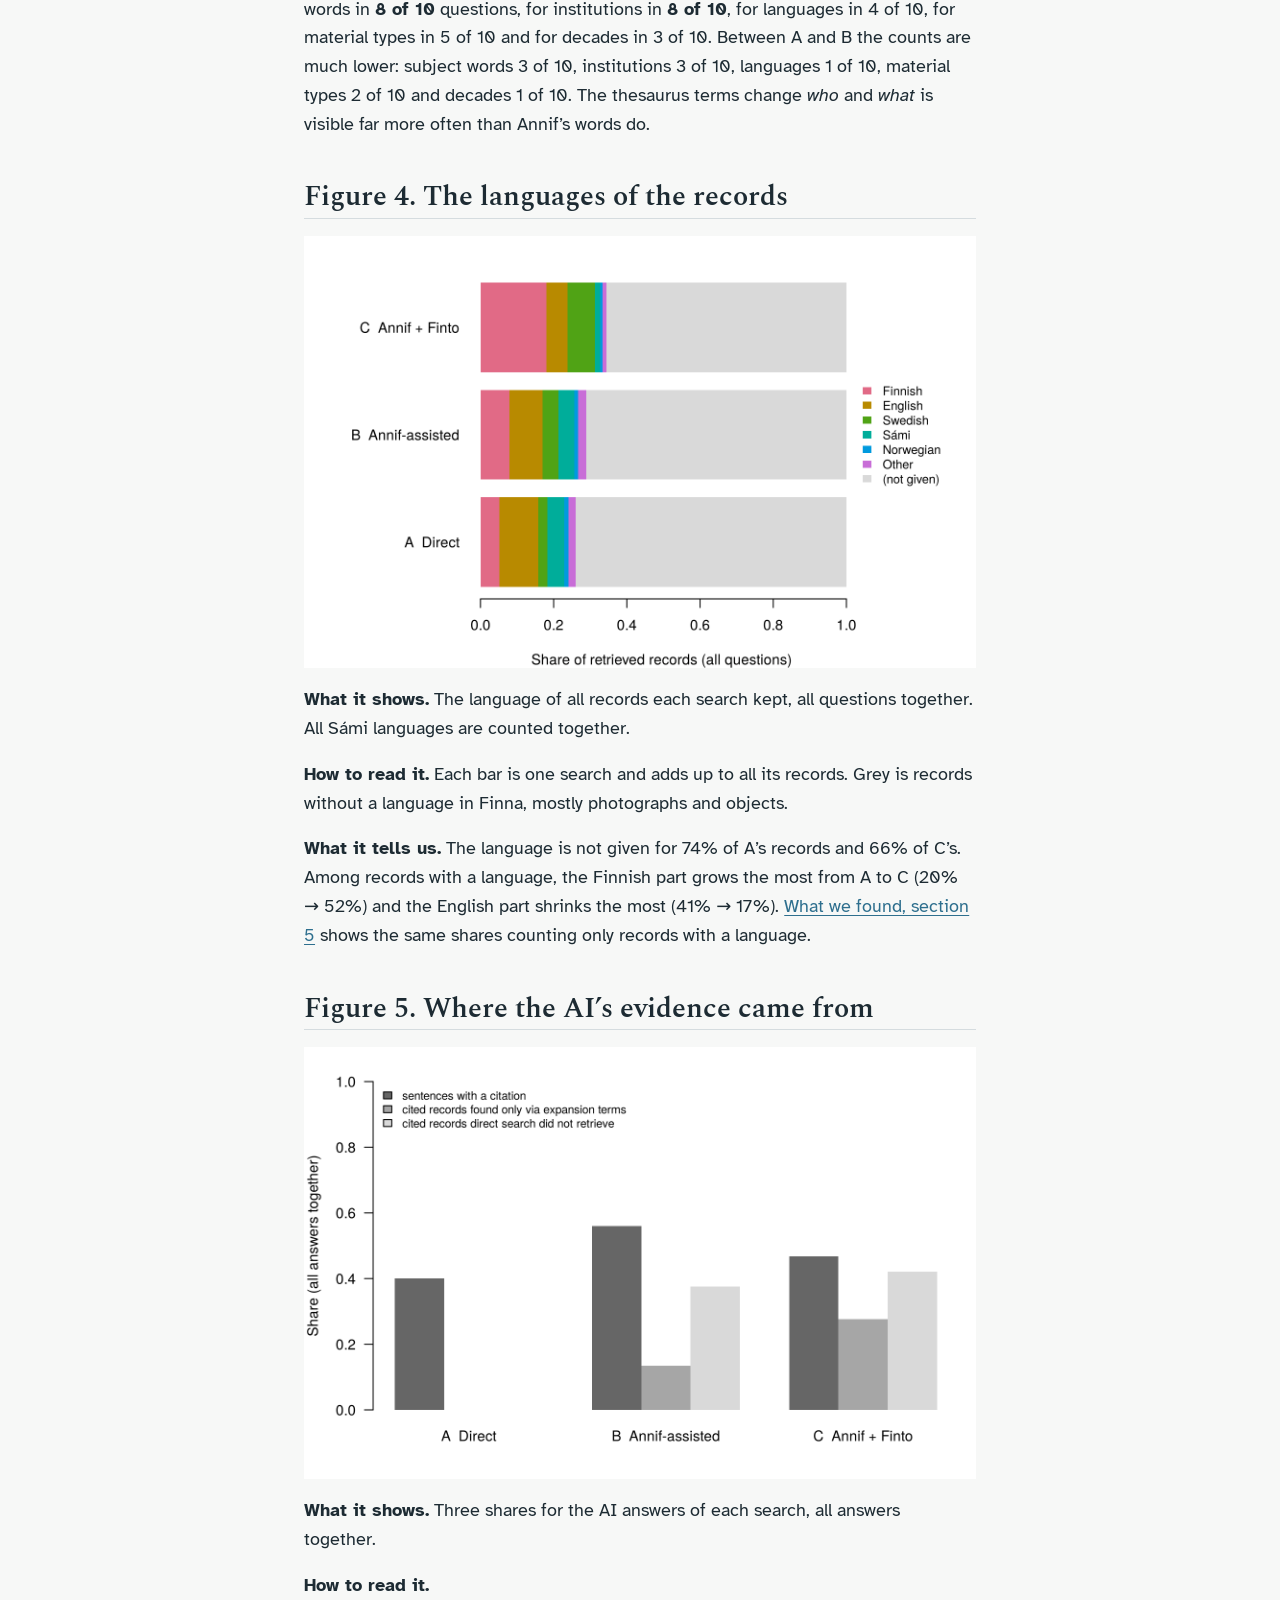
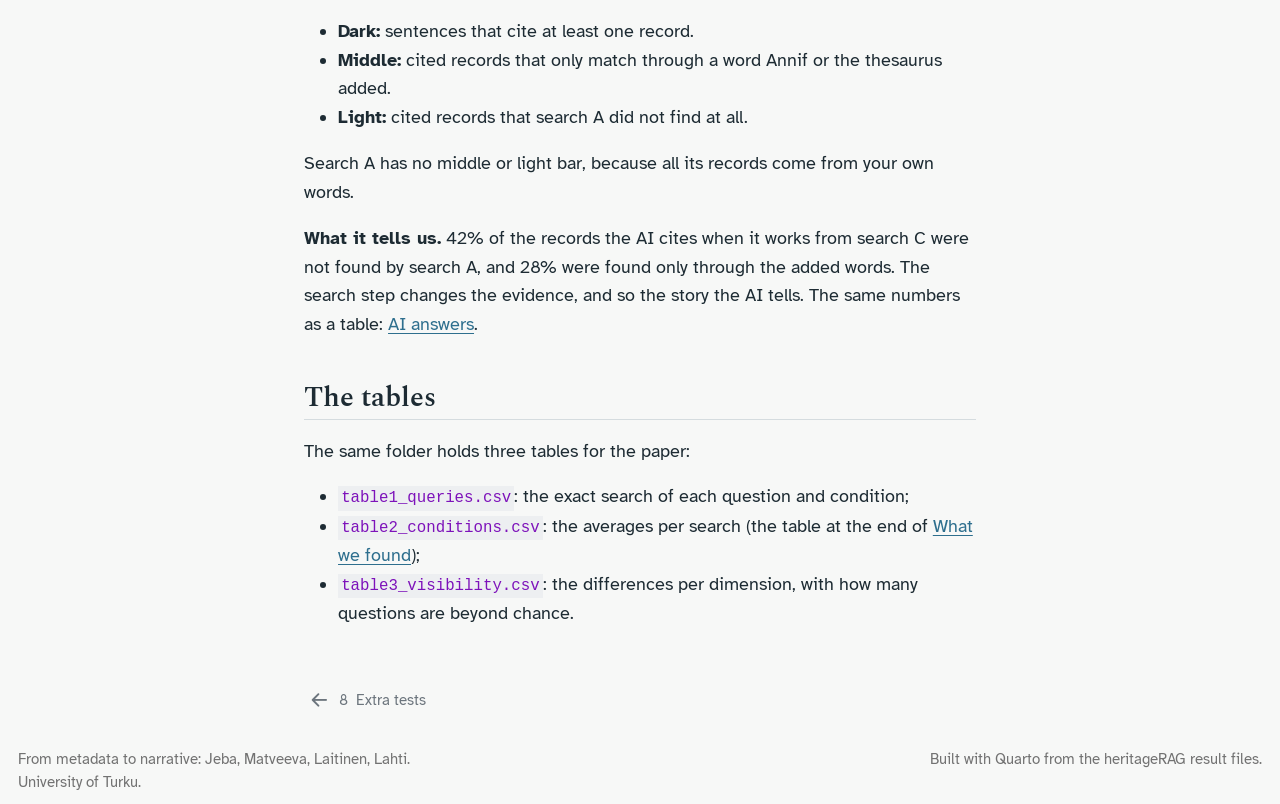
<file: paper-figures.html>
<!DOCTYPE html>
<html xmlns="http://www.w3.org/1999/xhtml" lang="en" xml:lang="en"><head>

<meta charset="utf-8">
<meta name="generator" content="quarto-1.10.20">

<meta name="viewport" content="width=device-width, initial-scale=1.0, user-scalable=yes">


<title>9&nbsp; Figures for the paper – HeritageRAG study report</title>
<style>
/* Default styles provided by pandoc.
** See https://pandoc.org/MANUAL.html#variables-for-html for config info.
*/
span.smallcaps{font-variant: small-caps;}
div.columns{display: flex; gap: 1.5em;}
div.column{flex: auto;}
@media screen {
div.columns{gap: min(4vw, 1.5em);}
div.column{overflow-x: auto;}
}
div.hanging-indent{margin-left: 1.5em; text-indent: -1.5em;}
ul.task-list{list-style: none;}
ul.task-list li input[type="checkbox"] {
  width: 0.8em;
  margin: 0 0.8em 0.2em -1em; /* quarto-specific, see https://github.com/quarto-dev/quarto-cli/issues/4556 */ 
  vertical-align: middle;
}
</style>


<script src="site_libs/quarto-nav/quarto-nav.js"></script>
<script src="site_libs/quarto-nav/headroom.min.js"></script>
<script src="site_libs/clipboard/clipboard.min.js"></script>
<script src="site_libs/quarto-search/autocomplete.umd.js"></script>
<script src="site_libs/quarto-search/fuse.min.js"></script>
<script src="site_libs/quarto-search/quarto-search.js"></script>
<meta name="quarto:offset" content="./">
<link href="./extra-tests.html" rel="prev">
<script src="site_libs/quarto-html/quarto.js" type="module"></script>
<script src="site_libs/quarto-html/tabsets/tabsets.js" type="module"></script>
<script src="site_libs/quarto-html/popper.min.js"></script>
<script src="site_libs/quarto-html/tippy.umd.min.js"></script>
<script src="site_libs/quarto-html/anchor.min.js"></script>
<link href="site_libs/quarto-html/tippy.css" rel="stylesheet">
<link href="site_libs/quarto-html/quarto-syntax-highlighting-17888a1159294d3eb470f19f6f52f5a5.css" rel="stylesheet" id="quarto-text-highlighting-styles">
<script src="site_libs/bootstrap/bootstrap.min.js"></script>
<link href="site_libs/bootstrap/bootstrap-icons.css" rel="stylesheet">
<link href="site_libs/bootstrap/bootstrap-a53c764061a324549f5579b988345580.min.css" rel="stylesheet" append-hash="true" id="quarto-bootstrap" data-mode="light">
<script id="quarto-search-options" type="application/json">{
  "location": "sidebar",
  "copy-button": false,
  "collapse-after": 3,
  "panel-placement": "start",
  "type": "textbox",
  "limit": 50,
  "keyboard-shortcut": [
    "f",
    "/",
    "s"
  ],
  "show-item-context": false,
  "language": {
    "search-no-results-text": "No results",
    "search-matching-documents-text": "matching documents",
    "search-copy-link-title": "Copy link to search",
    "search-hide-matches-text": "Hide additional matches",
    "search-more-match-text": "more match in this document",
    "search-more-matches-text": "more matches in this document",
    "search-clear-button-title": "Clear",
    "search-text-placeholder": "",
    "search-detached-cancel-button-title": "Cancel",
    "search-submit-button-title": "Submit",
    "search-label": "Search"
  }
}</script>
<style>html{ scroll-behavior: smooth; }</style>


</head>

<body class="nav-sidebar floating quarto-light">

<div id="quarto-search-results"></div>
  <header id="quarto-header" class="headroom fixed-top">
  <nav class="quarto-secondary-nav">
    <div class="container-fluid d-flex">
      <button type="button" class="quarto-btn-toggle btn" data-bs-toggle="collapse" role="button" data-bs-target=".quarto-sidebar-collapse-item" aria-controls="quarto-sidebar" aria-expanded="false" aria-label="Toggle sidebar navigation" onclick="if (window.quartoToggleHeadroom) { window.quartoToggleHeadroom(); }">
        <i class="bi bi-layout-text-sidebar-reverse"></i>
      </button>
        <nav class="quarto-page-breadcrumbs" aria-label="breadcrumb"><ol class="breadcrumb"><li class="breadcrumb-item"><a href="./results.html">What we found</a></li><li class="breadcrumb-item"><a href="./paper-figures.html"><span class="chapter-number">9</span>&nbsp; <span class="chapter-title">Figures for the paper</span></a></li></ol></nav>
        <a class="flex-grow-1" role="navigation" data-bs-toggle="collapse" data-bs-target=".quarto-sidebar-collapse-item" aria-controls="quarto-sidebar" aria-expanded="false" aria-label="Toggle sidebar navigation" onclick="if (window.quartoToggleHeadroom) { window.quartoToggleHeadroom(); }">      
        </a>
      <button type="button" class="btn quarto-search-button" aria-label="Search" onclick="window.quartoOpenSearch();">
        <i class="bi bi-search"></i>
      </button>
    </div>
  </nav>
</header>
<!-- content -->
<div id="quarto-content" class="quarto-container page-columns page-rows-contents page-layout-article">
<!-- sidebar -->
  <nav id="quarto-sidebar" class="sidebar collapse collapse-horizontal quarto-sidebar-collapse-item sidebar-navigation floating overflow-auto">
    <div class="pt-lg-2 mt-2 text-left sidebar-header">
    <div class="sidebar-title mb-0 py-0">
      <a href="./">HeritageRAG study report</a> 
    </div>
      </div>
        <div class="mt-2 flex-shrink-0 align-items-center">
        <div class="sidebar-search">
        <div id="quarto-search" class="" title="Search"></div>
        </div>
        </div>
    <div class="sidebar-menu-container"> 
    <ul class="list-unstyled mt-1">
        <li class="sidebar-item">
  <div class="sidebar-item-container"> 
  <a href="./index.html" class="sidebar-item-text sidebar-link">
 <span class="menu-text"><span class="chapter-number">1</span>&nbsp; <span class="chapter-title">How the way we search changes what we find</span></span></a>
  </div>
</li>
        <li class="sidebar-item sidebar-item-section">
      <div class="sidebar-item-container"> 
            <a class="sidebar-item-text sidebar-link text-start" data-bs-toggle="collapse" data-bs-target="#quarto-sidebar-section-1" role="navigation" aria-expanded="true">
 <span class="menu-text">The study</span></a>
          <a class="sidebar-item-toggle text-start" data-bs-toggle="collapse" data-bs-target="#quarto-sidebar-section-1" role="navigation" aria-expanded="true" aria-label="Toggle section">
            <i class="bi bi-chevron-right ms-2"></i>
          </a> 
      </div>
      <ul id="quarto-sidebar-section-1" class="collapse list-unstyled sidebar-section depth1 show">  
          <li class="sidebar-item">
  <div class="sidebar-item-container"> 
  <a href="./runs.html" class="sidebar-item-text sidebar-link">
 <span class="menu-text"><span class="chapter-number">2</span>&nbsp; <span class="chapter-title">The two runs, explained</span></span></a>
  </div>
</li>
          <li class="sidebar-item">
  <div class="sidebar-item-container"> 
  <a href="./how-it-works.html" class="sidebar-item-text sidebar-link">
 <span class="menu-text"><span class="chapter-number">3</span>&nbsp; <span class="chapter-title">How the study works, step by step</span></span></a>
  </div>
</li>
      </ul>
  </li>
        <li class="sidebar-item sidebar-item-section">
      <div class="sidebar-item-container"> 
            <a class="sidebar-item-text sidebar-link text-start" data-bs-toggle="collapse" data-bs-target="#quarto-sidebar-section-2" role="navigation" aria-expanded="true">
 <span class="menu-text">What we found</span></a>
          <a class="sidebar-item-toggle text-start" data-bs-toggle="collapse" data-bs-target="#quarto-sidebar-section-2" role="navigation" aria-expanded="true" aria-label="Toggle section">
            <i class="bi bi-chevron-right ms-2"></i>
          </a> 
      </div>
      <ul id="quarto-sidebar-section-2" class="collapse list-unstyled sidebar-section depth1 show">  
          <li class="sidebar-item">
  <div class="sidebar-item-container"> 
  <a href="./results.html" class="sidebar-item-text sidebar-link">
 <span class="menu-text"><span class="chapter-number">4</span>&nbsp; <span class="chapter-title">What we found across all questions</span></span></a>
  </div>
</li>
          <li class="sidebar-item">
  <div class="sidebar-item-container"> 
  <a href="./questions.html" class="sidebar-item-text sidebar-link">
 <span class="menu-text"><span class="chapter-number">5</span>&nbsp; <span class="chapter-title">Question by question</span></span></a>
  </div>
</li>
          <li class="sidebar-item">
  <div class="sidebar-item-container"> 
  <a href="./compare.html" class="sidebar-item-text sidebar-link">
 <span class="menu-text"><span class="chapter-number">6</span>&nbsp; <span class="chapter-title">Compare the searches</span></span></a>
  </div>
</li>
          <li class="sidebar-item">
  <div class="sidebar-item-container"> 
  <a href="./ai-answers.html" class="sidebar-item-text sidebar-link">
 <span class="menu-text"><span class="chapter-number">7</span>&nbsp; <span class="chapter-title">What the AI wrote, and can we trust it?</span></span></a>
  </div>
</li>
          <li class="sidebar-item">
  <div class="sidebar-item-container"> 
  <a href="./extra-tests.html" class="sidebar-item-text sidebar-link">
 <span class="menu-text"><span class="chapter-number">8</span>&nbsp; <span class="chapter-title">Extra tests</span></span></a>
  </div>
</li>
          <li class="sidebar-item">
  <div class="sidebar-item-container"> 
  <a href="./paper-figures.html" class="sidebar-item-text sidebar-link active">
 <span class="menu-text"><span class="chapter-number">9</span>&nbsp; <span class="chapter-title">Figures for the paper</span></span></a>
  </div>
</li>
      </ul>
  </li>
    </ul>
    </div>
</nav>
<div id="quarto-sidebar-glass" class="quarto-sidebar-collapse-item" data-bs-toggle="collapse" data-bs-target=".quarto-sidebar-collapse-item"></div>
<!-- margin-sidebar -->
    <div id="quarto-margin-sidebar" class="sidebar margin-sidebar">
        <nav id="TOC" role="doc-toc" class="toc-active">
    <h2 id="toc-title">In this chapter</h2>
   
  <ul class="collapse">
  <li><a href="#figure-1.-how-wide-each-search-is" id="toc-figure-1.-how-wide-each-search-is" class="nav-link active" data-scroll-target="#figure-1.-how-wide-each-search-is">Figure 1. How wide each search is</a></li>
  <li><a href="#figure-2.-how-many-records-the-searches-share" id="toc-figure-2.-how-many-records-the-searches-share" class="nav-link" data-scroll-target="#figure-2.-how-many-records-the-searches-share">Figure 2. How many records the searches share</a></li>
  <li><a href="#figure-3.-which-differences-are-bigger-than-chance" id="toc-figure-3.-which-differences-are-bigger-than-chance" class="nav-link" data-scroll-target="#figure-3.-which-differences-are-bigger-than-chance">Figure 3. Which differences are bigger than chance</a></li>
  <li><a href="#figure-4.-the-languages-of-the-records" id="toc-figure-4.-the-languages-of-the-records" class="nav-link" data-scroll-target="#figure-4.-the-languages-of-the-records">Figure 4. The languages of the records</a></li>
  <li><a href="#figure-5.-where-the-ais-evidence-came-from" id="toc-figure-5.-where-the-ais-evidence-came-from" class="nav-link" data-scroll-target="#figure-5.-where-the-ais-evidence-came-from">Figure 5. Where the AI’s evidence came from</a></li>
  <li><a href="#the-tables" id="toc-the-tables" class="nav-link" data-scroll-target="#the-tables">The tables</a></li>
  </ul>
</nav>
    </div>
<!-- main -->
<main class="content" id="quarto-document-content">

<header id="title-block-header" class="quarto-title-block default"><nav class="quarto-page-breadcrumbs quarto-title-breadcrumbs d-none d-lg-block" aria-label="breadcrumb"><ol class="breadcrumb"><li class="breadcrumb-item"><a href="./results.html">What we found</a></li><li class="breadcrumb-item"><a href="./paper-figures.html"><span class="chapter-number">9</span>&nbsp; <span class="chapter-title">Figures for the paper</span></a></li></ol></nav>
<div class="quarto-title">
<h1 class="title"><span class="chapter-number">9</span>&nbsp; <span class="chapter-title">Figures for the paper</span></h1>
<p class="subtitle lead">The five figures heritageRAG made for the paper, what each one shows and how to read it</p>
</div>



<div class="quarto-title-meta">

    
  
    
  </div>
  


</header>


<div class="in-short">
<p><strong>In short.</strong> heritageRAG draws five figures for the paper and saves them in <code>results/final/paper/</code>. This page shows them as they are, with a plain explanation of each. The other pages draw simpler versions of some of them for a general reader. These figures were made by heritageRAG 0.3.2 on 30 October 2026, leaving out Amateur radio clubs.</p>
</div>
<section id="figure-1.-how-wide-each-search-is" class="level2">
<h2 class="anchored" data-anchor-id="figure-1.-how-wide-each-search-is">Figure 1. How wide each search is</h2>
<div class="cell" data-layout-align="left">
<p><img src="data/final/paper/fig1_search_boundary.png" class="img-fluid" alt="Dot chart: matching records in the Finna index for searches A, B and C, per question, log scale."></p>
</div>
<p><strong>What it shows.</strong> For each question, how many records in the whole Finna index match search A (your own words), B (+ Annif) and C (+ thesaurus terms).</p>
<p><strong>How to read it.</strong> One row per question, one dot per search. The scale is logarithmic: each step to the right is ten times more records. The grey line joins the smallest and the largest search. An open circle at “0” means the search matched nothing.</p>
<p><strong>What it tells us.</strong> In the middle question, search C matches <strong>4.4x</strong> as many records as A. Annif’s words (B) often change nothing: in 6 of 10 questions the green and blue dots sit on top of each other. The same chart, with the questions’ full names: <a href="./results.html#the-fullest-search-matches-many-more-records">What we found, section 1</a>.</p>
</section>
<section id="figure-2.-how-many-records-the-searches-share" class="level2">
<h2 class="anchored" data-anchor-id="figure-2.-how-many-records-the-searches-share">Figure 2. How many records the searches share</h2>
<div class="cell" data-layout-align="left">
<p><img src="data/final/paper/fig2_overlap.png" class="img-fluid" alt="Two dot charts: Jaccard overlap and rank-biased overlap of searches B and C with search A, per question."></p>
</div>
<p><strong>What it shows.</strong> How much of search A’s list of records searches B and C still contain, measured in two ways.</p>
<p><strong>How to read it.</strong> 1 means the same records, 0 means none in common.</p>
<ul>
<li><strong>Left, Jaccard:</strong> records found by both searches, divided by records found by either. The order of the records does not matter.</li>
<li><strong>Right, rank-biased overlap:</strong> the same idea, but agreement near the <strong>top</strong> of the lists counts most. The first ten records carry most of the weight, as they do for a researcher scrolling the results. Two searches can share many records (high Jaccard) but put different ones first (low rank-biased overlap).</li>
</ul>
<p>“A kept no records” marks questions where the comparison is impossible.</p>
<p><strong>What it tells us.</strong> On average B shares 62% of its records with A and C only 19%. At the top of the lists the agreement is 0.57 for B and 0.24 for C. The two measures can tell different stories: for <em>Sawmill workers</em>, A and C share many records (Jaccard 0.56) but put different ones first (rank-biased overlap 0.10).</p>
</section>
<section id="figure-3.-which-differences-are-bigger-than-chance" class="level2">
<h2 class="anchored" data-anchor-id="figure-3.-which-differences-are-bigger-than-chance">Figure 3. Which differences are bigger than chance</h2>
<div class="cell" data-layout-align="left">
<p><img src="data/final/paper/fig3_visibility_shift.png" class="img-fluid" alt="Dot chart: Jensen-Shannon divergence from search A for institutions, languages, material types, decades and subjects, with noise levels."></p>
</div>
<p><strong>What it shows.</strong> For five things (institutions, languages, material types, decades and subject words), how different the mix in search B or C is from search A, for each question.</p>
<p><strong>How to read it.</strong> Each dot is one question. Further right means a more different mix: 0 is the same mix, 1 is nothing in common (the <em>Jensen-Shannon divergence</em>, the “difference score” of the other pages). Each dot has a grey tick: the difference that <strong>chance alone</strong> would give with this many records. It is found by drawing two samples of the same sizes from the two searches’ records put together, many times over. A <strong>filled</strong> dot is beyond its tick, a real difference. A <strong>hollow</strong> dot is within it, possibly just chance.</p>
<p><strong>What it tells us.</strong> Between A and C the difference is bigger than chance for subject words in <strong>8 of 10</strong> questions, for institutions in <strong>8 of 10</strong>, for languages in 4 of 10, for material types in 5 of 10 and for decades in 3 of 10. Between A and B the counts are much lower: subject words 3 of 10, institutions 3 of 10, languages 1 of 10, material types 2 of 10 and decades 1 of 10. The thesaurus terms change <em>who</em> and <em>what</em> is visible far more often than Annif’s words do.</p>
</section>
<section id="figure-4.-the-languages-of-the-records" class="level2">
<h2 class="anchored" data-anchor-id="figure-4.-the-languages-of-the-records">Figure 4. The languages of the records</h2>
<div class="cell" data-layout-align="left">
<p><img src="data/final/paper/fig4_language_mix.png" class="img-fluid" alt="Stacked bars: language of the retrieved records in searches A, B and C, all questions together, including records without a language."></p>
</div>
<p><strong>What it shows.</strong> The language of all records each search kept, all questions together. All Sámi languages are counted together.</p>
<p><strong>How to read it.</strong> Each bar is one search and adds up to all its records. Grey is records without a language in Finna, mostly photographs and objects.</p>
<p><strong>What it tells us.</strong> The language is not given for 74% of A’s records and 66% of C’s. Among records with a language, the Finnish part grows the most from A to C (20% → 52%) and the English part shrinks the most (41% → 17%). <a href="./results.html#finnish--and-swedish-language-records-come-forward">What we found, section 5</a> shows the same shares counting only records with a language.</p>
</section>
<section id="figure-5.-where-the-ais-evidence-came-from" class="level2">
<h2 class="anchored" data-anchor-id="figure-5.-where-the-ais-evidence-came-from">Figure 5. Where the AI’s evidence came from</h2>
<div class="cell" data-layout-align="left">
<p><img src="data/final/paper/fig5_traceability.png" class="img-fluid" alt="Grouped bars: share of AI sentences with a citation, and shares of cited records found only through new words or not found by search A, per search."></p>
</div>
<p><strong>What it shows.</strong> Three shares for the AI answers of each search, all answers together.</p>
<p><strong>How to read it.</strong></p>
<ul>
<li><strong>Dark:</strong> sentences that cite at least one record.</li>
<li><strong>Middle:</strong> cited records that only match through a word Annif or the thesaurus added.</li>
<li><strong>Light:</strong> cited records that search A did not find at all.</li>
</ul>
<p>Search A has no middle or light bar, because all its records come from your own words.</p>
<p><strong>What it tells us.</strong> 42% of the records the AI cites when it works from search C were not found by search A, and 28% were found only through the added words. The search step changes the evidence, and so the story the AI tells. The same numbers as a table: <a href="./ai-answers.html#where-did-the-cited-records-come-from">AI answers</a>.</p>
</section>
<section id="the-tables" class="level2">
<h2 class="anchored" data-anchor-id="the-tables">The tables</h2>
<p>The same folder holds three tables for the paper:</p>
<ul>
<li><code>table1_queries.csv</code>: the exact search of each question and condition;</li>
<li><code>table2_conditions.csv</code>: the averages per search (the table at the end of <a href="./results.html">What we found</a>);</li>
<li><code>table3_visibility.csv</code>: the differences per dimension, with how many questions are beyond chance.</li>
</ul>


</section>

</main> <!-- /main -->
<script id="quarto-html-after-body" type="application/javascript">
  window.document.addEventListener("DOMContentLoaded", function (event) {
    const icon = "";
    const anchorJS = new window.AnchorJS();
    anchorJS.options = {
      placement: 'right',
      icon: icon
    };
    anchorJS.add('.anchored');
    const isCodeAnnotation = (el) => {
      for (const clz of el.classList) {
        if (clz.startsWith('code-annotation-')) {                     
          return true;
        }
      }
      return false;
    }
    const onCopySuccess = function(e) {
      // button target
      const button = e.trigger;
      // don't keep focus
      button.blur();
      // flash "checked"
      button.classList.add('code-copy-button-checked');
      var currentTitle = button.getAttribute("title");
      button.setAttribute("title", "Copied!");
      let tooltip;
      if (window.bootstrap) {
        button.setAttribute("data-bs-toggle", "tooltip");
        button.setAttribute("data-bs-placement", "left");
        button.setAttribute("data-bs-title", "Copied!");
        tooltip = new bootstrap.Tooltip(button, 
          { trigger: "manual", 
            customClass: "code-copy-button-tooltip",
            offset: [0, -8]});
        tooltip.show();    
      }
      setTimeout(function() {
        if (tooltip) {
          tooltip.hide();
          button.removeAttribute("data-bs-title");
          button.removeAttribute("data-bs-toggle");
          button.removeAttribute("data-bs-placement");
        }
        button.setAttribute("title", currentTitle);
        button.classList.remove('code-copy-button-checked');
      }, 1000);
      // clear code selection
      e.clearSelection();
    }
    const getTextToCopy = function(trigger) {
      const outerScaffold = trigger.parentElement.cloneNode(true);
      const codeEl = outerScaffold.querySelector('code');
      for (const childEl of codeEl.children) {
        if (isCodeAnnotation(childEl)) {
          childEl.remove();
        }
      }
      return codeEl.innerText;
    }
    const clipboard = new window.ClipboardJS('.code-copy-button:not([data-in-quarto-modal])', {
      text: getTextToCopy
    });
    clipboard.on('success', onCopySuccess);
    if (window.document.getElementById('quarto-embedded-source-code-modal')) {
      const clipboardModal = new window.ClipboardJS('.code-copy-button[data-in-quarto-modal]', {
        text: getTextToCopy,
        container: window.document.getElementById('quarto-embedded-source-code-modal')
      });
      clipboardModal.on('success', onCopySuccess);
    }
      var localhostRegex = new RegExp(/^(?:http|https):\/\/localhost\:?[0-9]*\//);
      var mailtoRegex = new RegExp(/^mailto:/);
        var filterRegex = new RegExp('/' + window.location.host + '/');
      var isInternal = (href) => {
          return filterRegex.test(href) || localhostRegex.test(href) || mailtoRegex.test(href);
      }
      // Inspect non-navigation links and adorn them if external
     var links = window.document.querySelectorAll('a[href]:not(.nav-link):not(.navbar-brand):not(.toc-action):not(.sidebar-link):not(.sidebar-item-toggle):not(.pagination-link):not(.no-external):not([aria-hidden]):not(.dropdown-item):not(.quarto-navigation-tool):not(.about-link)');
      for (var i=0; i<links.length; i++) {
        const link = links[i];
        if (!isInternal(link.href)) {
          // undo the damage that might have been done by quarto-nav.js in the case of
          // links that we want to consider external
          if (link.dataset.originalHref !== undefined) {
            link.href = link.dataset.originalHref;
          }
            // target, if specified
            link.setAttribute("target", "_blank");
            if (link.getAttribute("rel") === null) {
              link.setAttribute("rel", "noopener");
            }
        }
      }
    function tippyHover(el, contentFn, onTriggerFn, onUntriggerFn) {
      const config = {
        allowHTML: true,
        maxWidth: 500,
        delay: 100,
        arrow: false,
        appendTo: function(el) {
            return el.parentElement;
        },
        interactive: true,
        interactiveBorder: 10,
        theme: 'quarto',
        placement: 'bottom-start',
      };
      if (contentFn) {
        config.content = contentFn;
      }
      if (onTriggerFn) {
        config.onTrigger = onTriggerFn;
      }
      if (onUntriggerFn) {
        config.onUntrigger = onUntriggerFn;
      }
      window.tippy(el, config); 
    }
    const noterefs = window.document.querySelectorAll('a[role="doc-noteref"]');
    for (var i=0; i<noterefs.length; i++) {
      const ref = noterefs[i];
      tippyHover(ref, function() {
        // use id or data attribute instead here
        let href = ref.getAttribute('data-footnote-href') || ref.getAttribute('href');
        try { href = new URL(href).hash; } catch {}
        const id = href.replace(/^#\/?/, "");
        const note = window.document.getElementById(id);
        if (note) {
          return note.innerHTML;
        } else {
          return "";
        }
      });
    }
    const xrefs = window.document.querySelectorAll('a.quarto-xref');
    const processXRef = (id, note) => {
      // Strip column container classes
      const stripColumnClz = (el) => {
        el.classList.remove("page-full", "page-columns");
        if (el.children) {
          for (const child of el.children) {
            stripColumnClz(child);
          }
        }
      }
      stripColumnClz(note)
      if (id === null || id.startsWith('sec-')) {
        // Special case sections, only their first couple elements
        const container = document.createElement("div");
        if (note.children && note.children.length > 2) {
          container.appendChild(note.children[0].cloneNode(true));
          for (let i = 1; i < note.children.length; i++) {
            const child = note.children[i];
            if (child.tagName === "P" && child.innerText === "") {
              continue;
            } else {
              container.appendChild(child.cloneNode(true));
              break;
            }
          }
          if (window.Quarto?.typesetMath) {
            window.Quarto.typesetMath(container);
          }
          return container.innerHTML
        } else {
          if (window.Quarto?.typesetMath) {
            window.Quarto.typesetMath(note);
          }
          return note.innerHTML;
        }
      } else {
        // Remove any anchor links if they are present
        const anchorLink = note.querySelector('a.anchorjs-link');
        if (anchorLink) {
          anchorLink.remove();
        }
        if (window.Quarto?.typesetMath) {
          window.Quarto.typesetMath(note);
        }
        if (note.classList.contains("callout")) {
          return note.outerHTML;
        } else {
          return note.innerHTML;
        }
      }
    }
    for (var i=0; i<xrefs.length; i++) {
      const xref = xrefs[i];
      tippyHover(xref, undefined, function(instance) {
        instance.disable();
        let url = xref.getAttribute('href');
        let hash = undefined; 
        if (url.startsWith('#')) {
          hash = url;
        } else {
          try { hash = new URL(url).hash; } catch {}
        }
        if (hash) {
          const id = hash.replace(/^#\/?/, "");
          const note = window.document.getElementById(id);
          if (note !== null) {
            try {
              const html = processXRef(id, note.cloneNode(true));
              instance.setContent(html);
            } finally {
              instance.enable();
              instance.show();
            }
          } else {
            // See if we can fetch this
            fetch(url.split('#')[0])
            .then(res => res.text())
            .then(html => {
              const parser = new DOMParser();
              const htmlDoc = parser.parseFromString(html, "text/html");
              const note = htmlDoc.getElementById(id);
              if (note !== null) {
                const html = processXRef(id, note);
                instance.setContent(html);
              } 
            }).finally(() => {
              instance.enable();
              instance.show();
            });
          }
        } else {
          // See if we can fetch a full url (with no hash to target)
          // This is a special case and we should probably do some content thinning / targeting
          fetch(url)
          .then(res => res.text())
          .then(html => {
            const parser = new DOMParser();
            const htmlDoc = parser.parseFromString(html, "text/html");
            const note = htmlDoc.querySelector('main.content');
            if (note !== null) {
              // This should only happen for chapter cross references
              // (since there is no id in the URL)
              // remove the first header
              if (note.children.length > 0 && note.children[0].tagName === "HEADER") {
                note.children[0].remove();
              }
              const html = processXRef(null, note);
              instance.setContent(html);
            } 
          }).finally(() => {
            instance.enable();
            instance.show();
          });
        }
      }, function(instance) {
      });
    }
        let selectedAnnoteEl;
        const selectorForAnnotation = ( cell, annotation) => {
          let cellAttr = 'data-code-cell="' + cell + '"';
          let lineAttr = 'data-code-annotation="' +  annotation + '"';
          const selector = 'span[' + cellAttr + '][' + lineAttr + ']';
          return selector;
        }
        const selectCodeLines = (annoteEl) => {
          const doc = window.document;
          const targetCell = annoteEl.getAttribute("data-target-cell");
          const targetAnnotation = annoteEl.getAttribute("data-target-annotation");
          const annoteSpan = window.document.querySelector(selectorForAnnotation(targetCell, targetAnnotation));
          const lines = annoteSpan.getAttribute("data-code-lines").split(",");
          const lineIds = lines.map((line) => {
            return targetCell + "-" + line;
          })
          let top = null;
          let height = null;
          let parent = null;
          if (lineIds.length > 0) {
              //compute the position of the single el (top and bottom and make a div)
              const el = window.document.getElementById(lineIds[0]);
              top = el.offsetTop;
              height = el.offsetHeight;
              parent = el.parentElement.parentElement;
            if (lineIds.length > 1) {
              const lastEl = window.document.getElementById(lineIds[lineIds.length - 1]);
              const bottom = lastEl.offsetTop + lastEl.offsetHeight;
              height = bottom - top;
            }
            if (top !== null && height !== null && parent !== null) {
              // cook up a div (if necessary) and position it 
              let div = window.document.getElementById("code-annotation-line-highlight");
              if (div === null) {
                div = window.document.createElement("div");
                div.setAttribute("id", "code-annotation-line-highlight");
                div.style.position = 'absolute';
                parent.appendChild(div);
              }
              div.style.top = top - 2 + "px";
              div.style.height = height + 4 + "px";
              div.style.left = 0;
              let gutterDiv = window.document.getElementById("code-annotation-line-highlight-gutter");
              if (gutterDiv === null) {
                gutterDiv = window.document.createElement("div");
                gutterDiv.setAttribute("id", "code-annotation-line-highlight-gutter");
                gutterDiv.style.position = 'absolute';
                const codeCell = window.document.getElementById(targetCell);
                const gutter = codeCell.querySelector('.code-annotation-gutter');
                gutter.appendChild(gutterDiv);
              }
              gutterDiv.style.top = top - 2 + "px";
              gutterDiv.style.height = height + 4 + "px";
            }
            selectedAnnoteEl = annoteEl;
          }
        };
        const unselectCodeLines = () => {
          const elementsIds = ["code-annotation-line-highlight", "code-annotation-line-highlight-gutter"];
          elementsIds.forEach((elId) => {
            const div = window.document.getElementById(elId);
            if (div) {
              div.remove();
            }
          });
          selectedAnnoteEl = undefined;
        };
          // Handle positioning of the toggle
      window.addEventListener(
        "resize",
        throttle(() => {
          elRect = undefined;
          if (selectedAnnoteEl) {
            selectCodeLines(selectedAnnoteEl);
          }
        }, 10)
      );
      function throttle(fn, ms) {
      let throttle = false;
      let timer;
        return (...args) => {
          if(!throttle) { // first call gets through
              fn.apply(this, args);
              throttle = true;
          } else { // all the others get throttled
              if(timer) clearTimeout(timer); // cancel #2
              timer = setTimeout(() => {
                fn.apply(this, args);
                timer = throttle = false;
              }, ms);
          }
        };
      }
        // Attach click handler to the DT
        const annoteDls = window.document.querySelectorAll('dt[data-target-cell]');
        for (const annoteDlNode of annoteDls) {
          annoteDlNode.addEventListener('click', (event) => {
            const clickedEl = event.target;
            if (clickedEl !== selectedAnnoteEl) {
              unselectCodeLines();
              const activeEl = window.document.querySelector('dt[data-target-cell].code-annotation-active');
              if (activeEl) {
                activeEl.classList.remove('code-annotation-active');
              }
              selectCodeLines(clickedEl);
              clickedEl.classList.add('code-annotation-active');
            } else {
              // Unselect the line
              unselectCodeLines();
              clickedEl.classList.remove('code-annotation-active');
            }
          });
        }
    const findCites = (el) => {
      const parentEl = el.parentElement;
      if (parentEl) {
        const cites = parentEl.dataset.cites;
        if (cites) {
          return {
            el,
            cites: cites.split(' ')
          };
        } else {
          return findCites(el.parentElement)
        }
      } else {
        return undefined;
      }
    };
    var bibliorefs = window.document.querySelectorAll('a[role="doc-biblioref"]');
    for (var i=0; i<bibliorefs.length; i++) {
      const ref = bibliorefs[i];
      const citeInfo = findCites(ref);
      if (citeInfo) {
        tippyHover(citeInfo.el, function() {
          var popup = window.document.createElement('div');
          citeInfo.cites.forEach(function(cite) {
            var citeDiv = window.document.createElement('div');
            citeDiv.classList.add('hanging-indent');
            citeDiv.classList.add('csl-entry');
            var biblioDiv = window.document.getElementById('ref-' + cite);
            if (biblioDiv) {
              citeDiv.innerHTML = biblioDiv.innerHTML;
            }
            popup.appendChild(citeDiv);
          });
          return popup.innerHTML;
        });
      }
    }
  });
  </script>
<nav class="page-navigation">
  <div class="nav-page nav-page-previous">
      <a href="./extra-tests.html" class="pagination-link" aria-label="Extra tests">
        <i class="bi bi-arrow-left-short"></i> <span class="nav-page-text"><span class="chapter-number">8</span>&nbsp; <span class="chapter-title">Extra tests</span></span>
      </a>          
  </div>
  <div class="nav-page nav-page-next">
  </div>
</nav>
</div> <!-- /content -->
<footer class="footer">
  <div class="nav-footer">
    <div class="nav-footer-left">
<p>From metadata to narrative: Jeba, Matveeva, Laitinen, Lahti. University of Turku.</p>
</div>   
    <div class="nav-footer-center">
      &nbsp;
    </div>
    <div class="nav-footer-right">
<p>Built with Quarto from the heritageRAG result files.</p>
</div>
  </div>
</footer>




<script src="site_libs/quarto-html/zenscroll-min.js"></script>
</body></html>
</file>
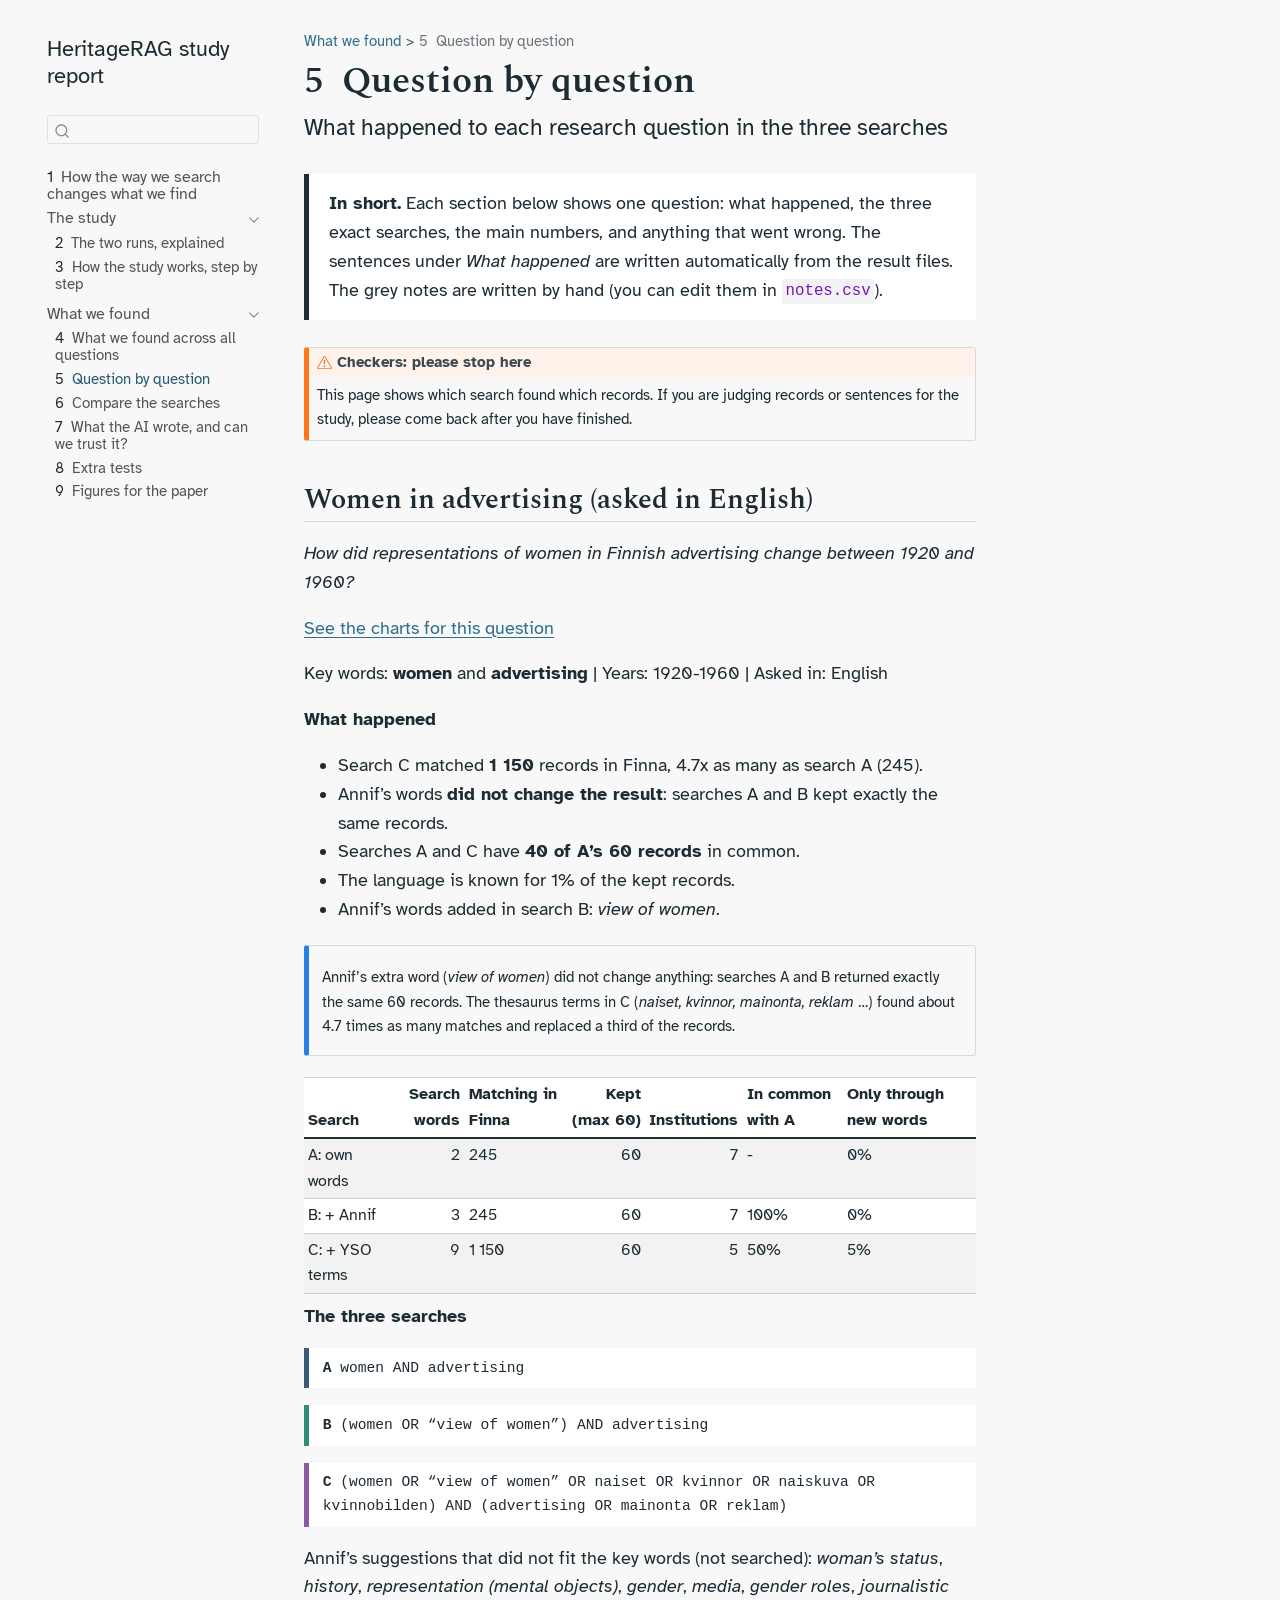
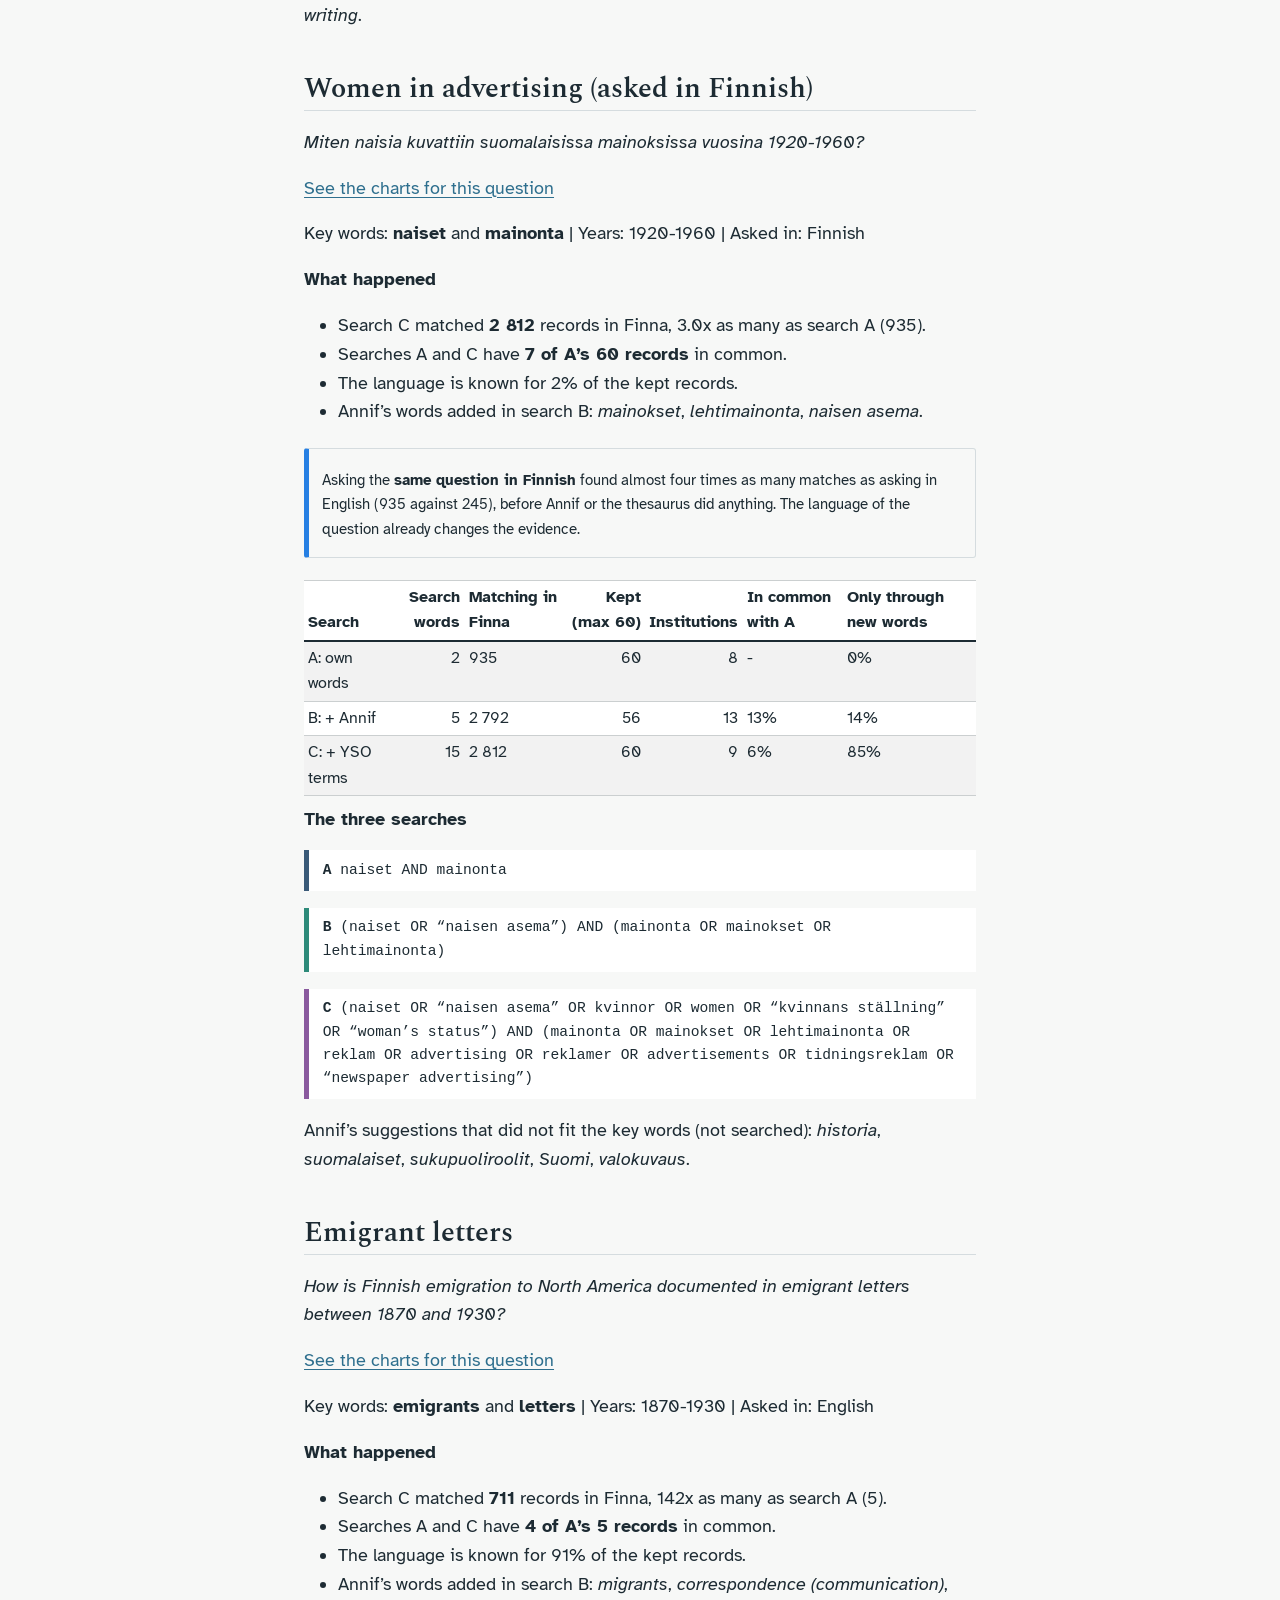
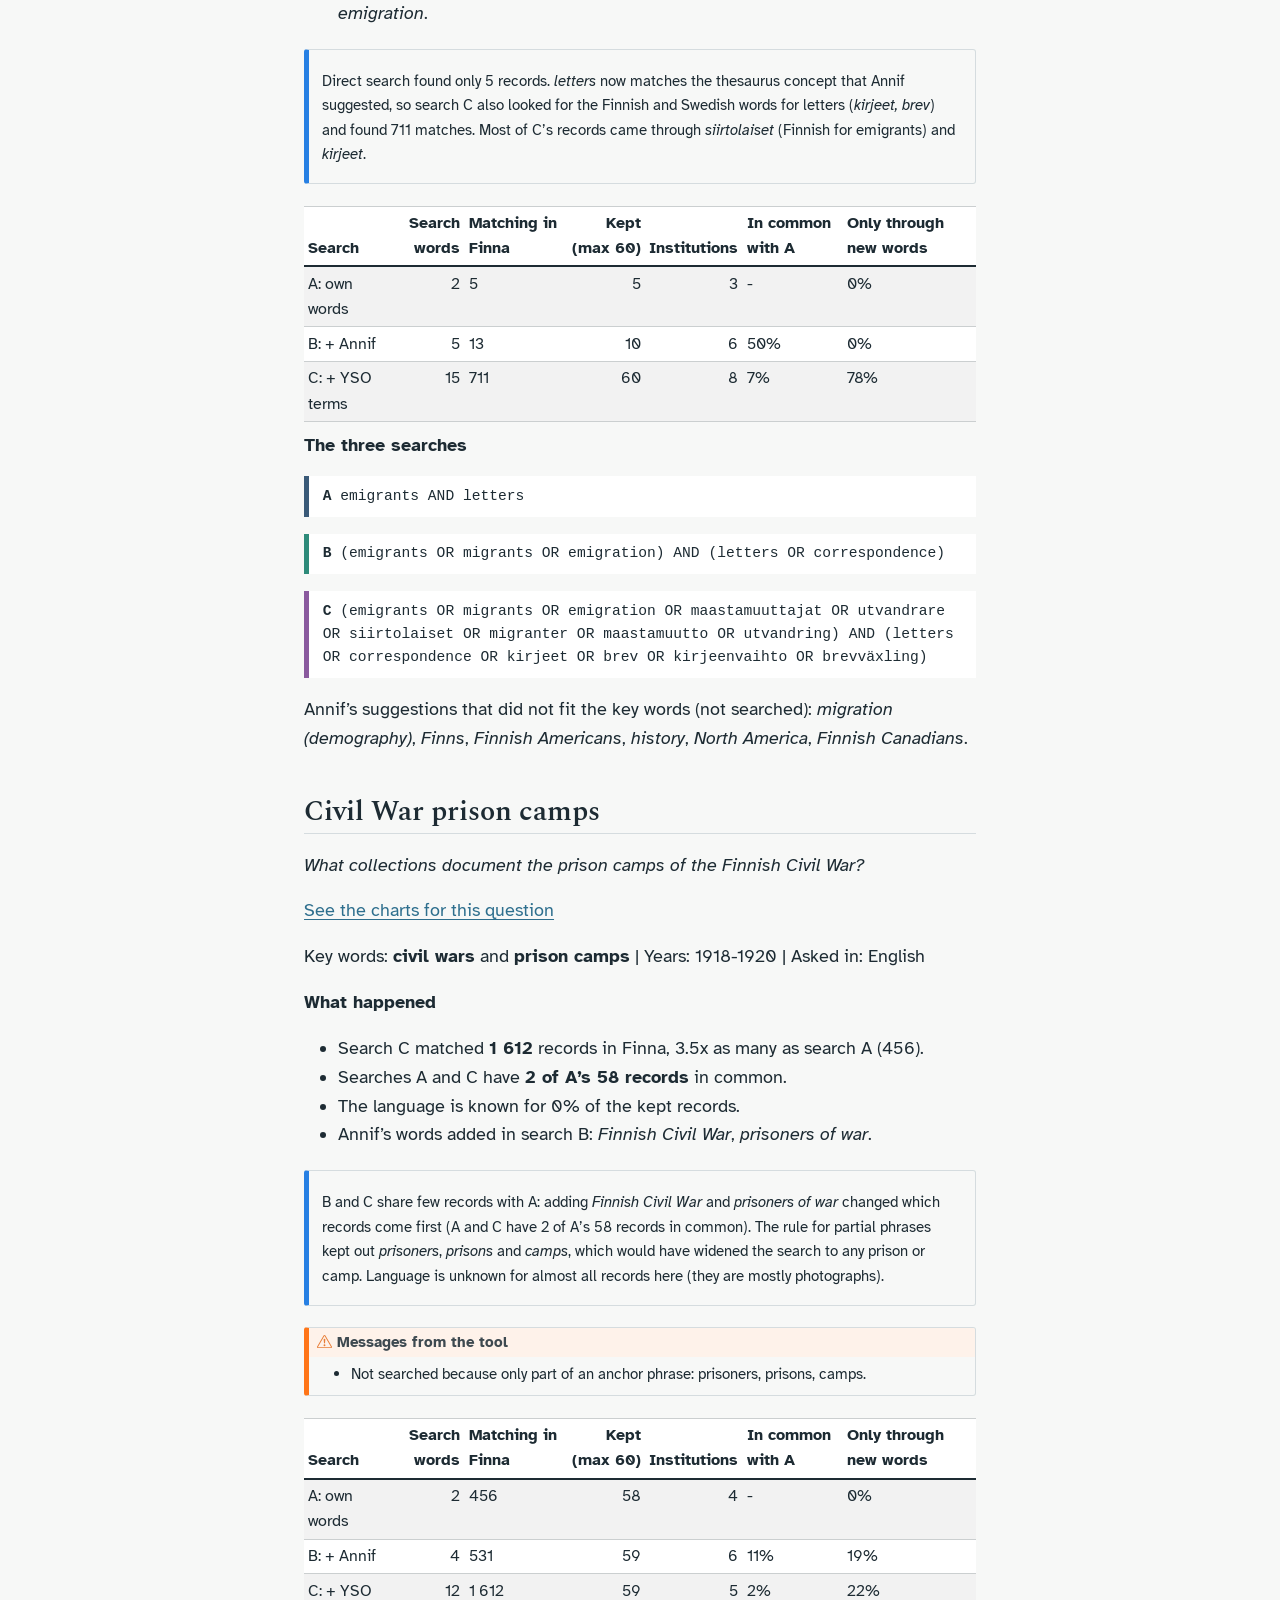
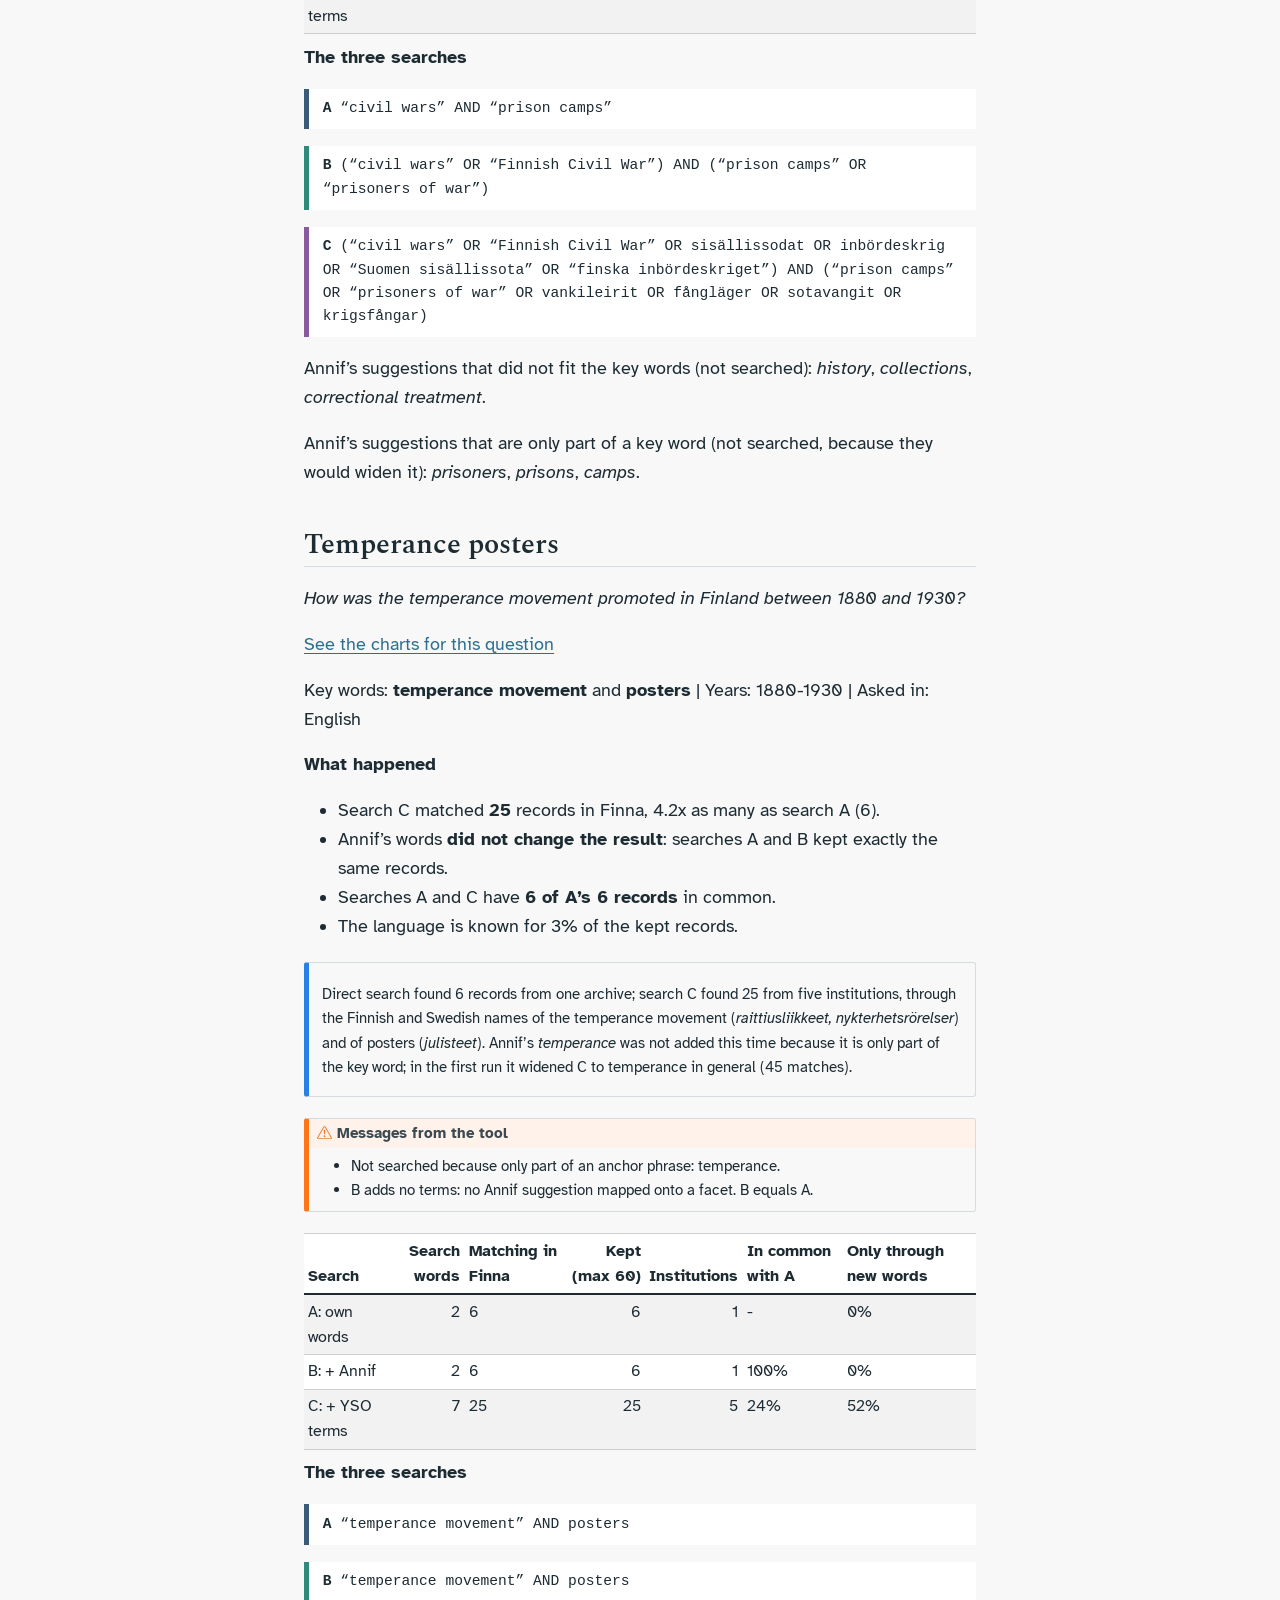
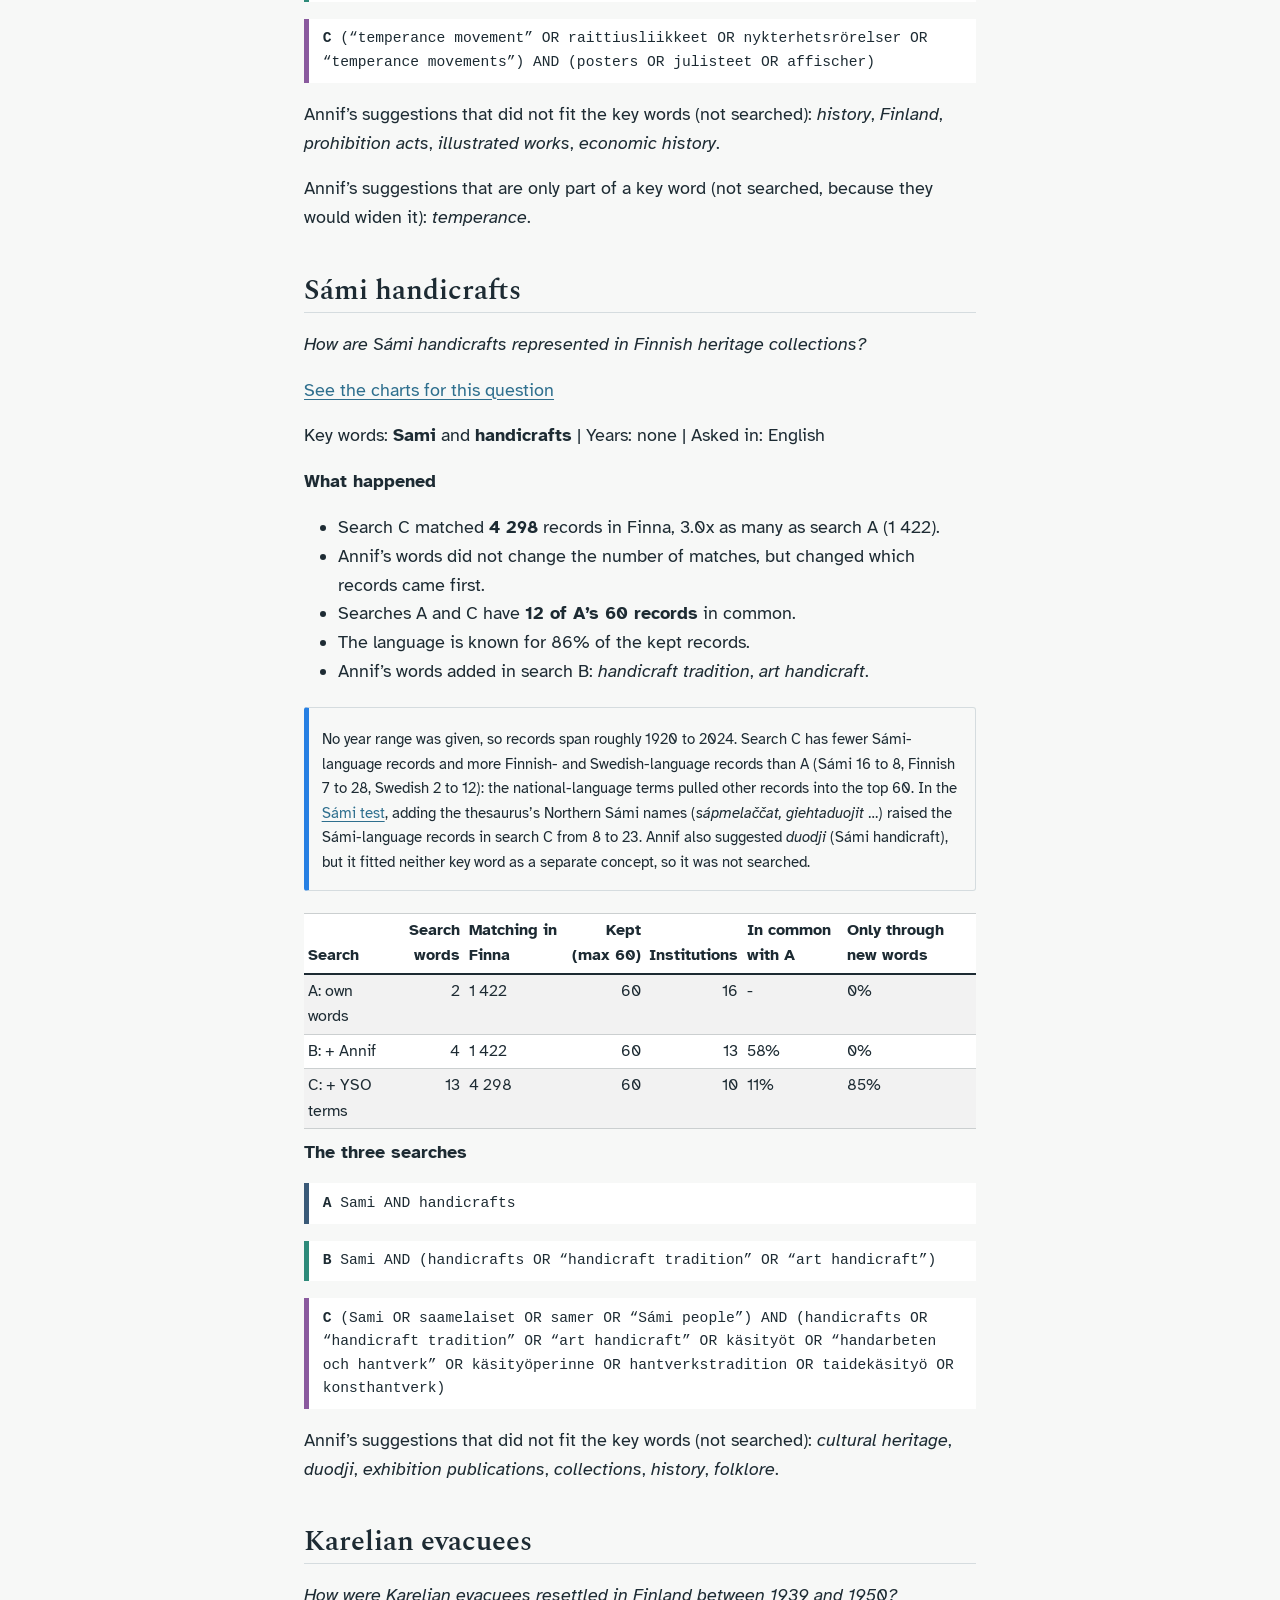
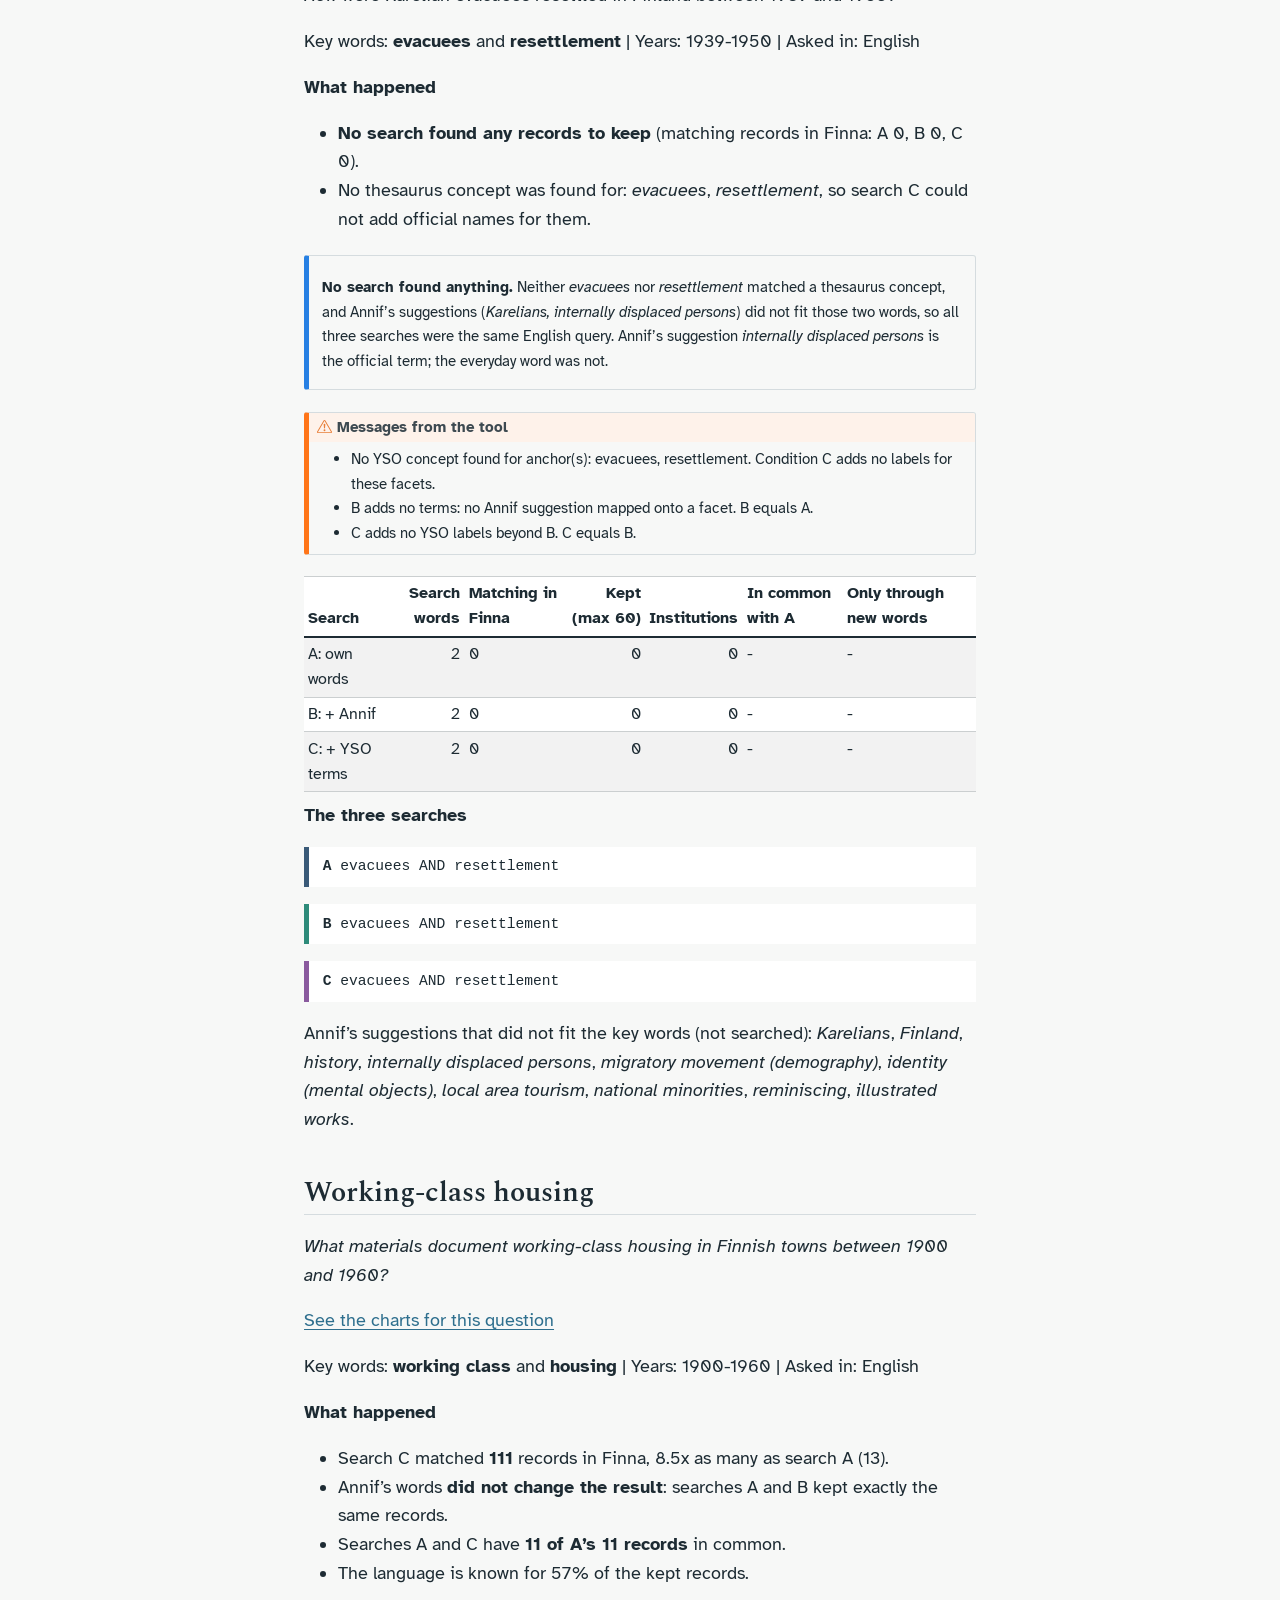
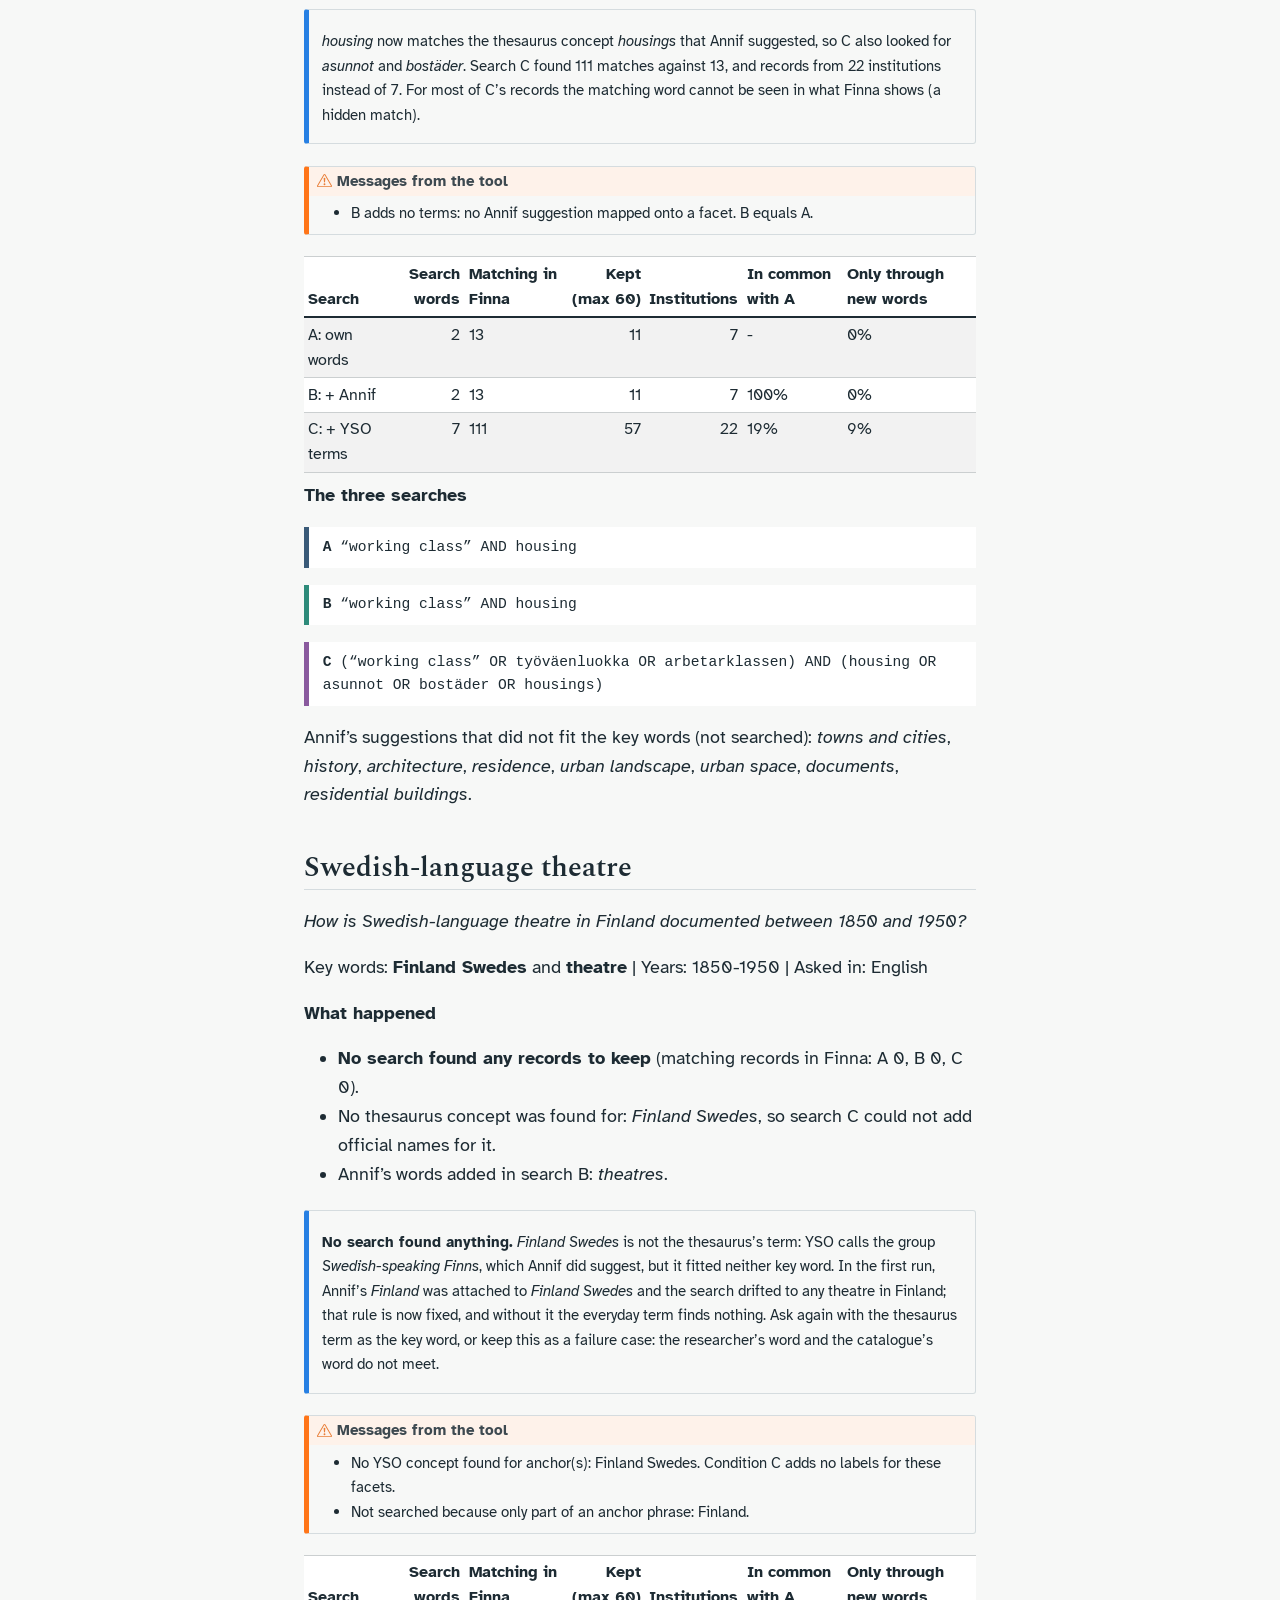
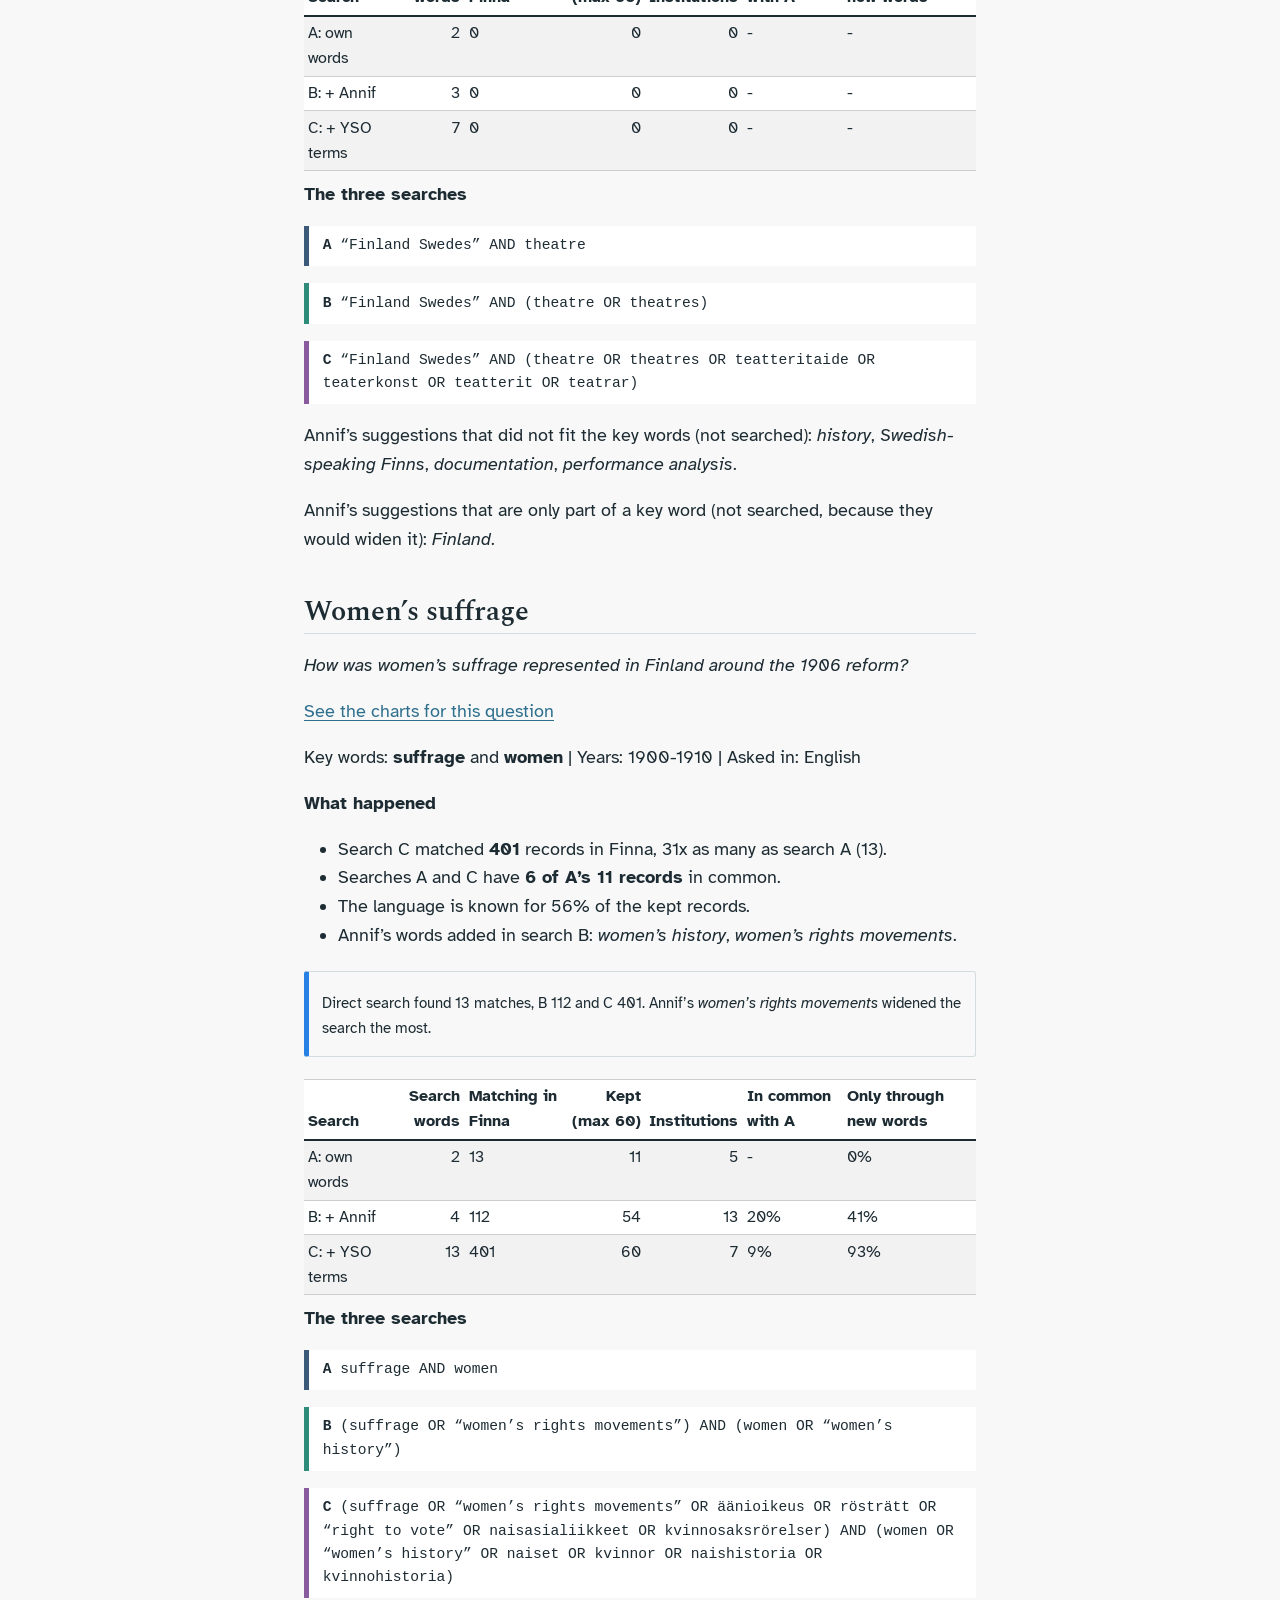
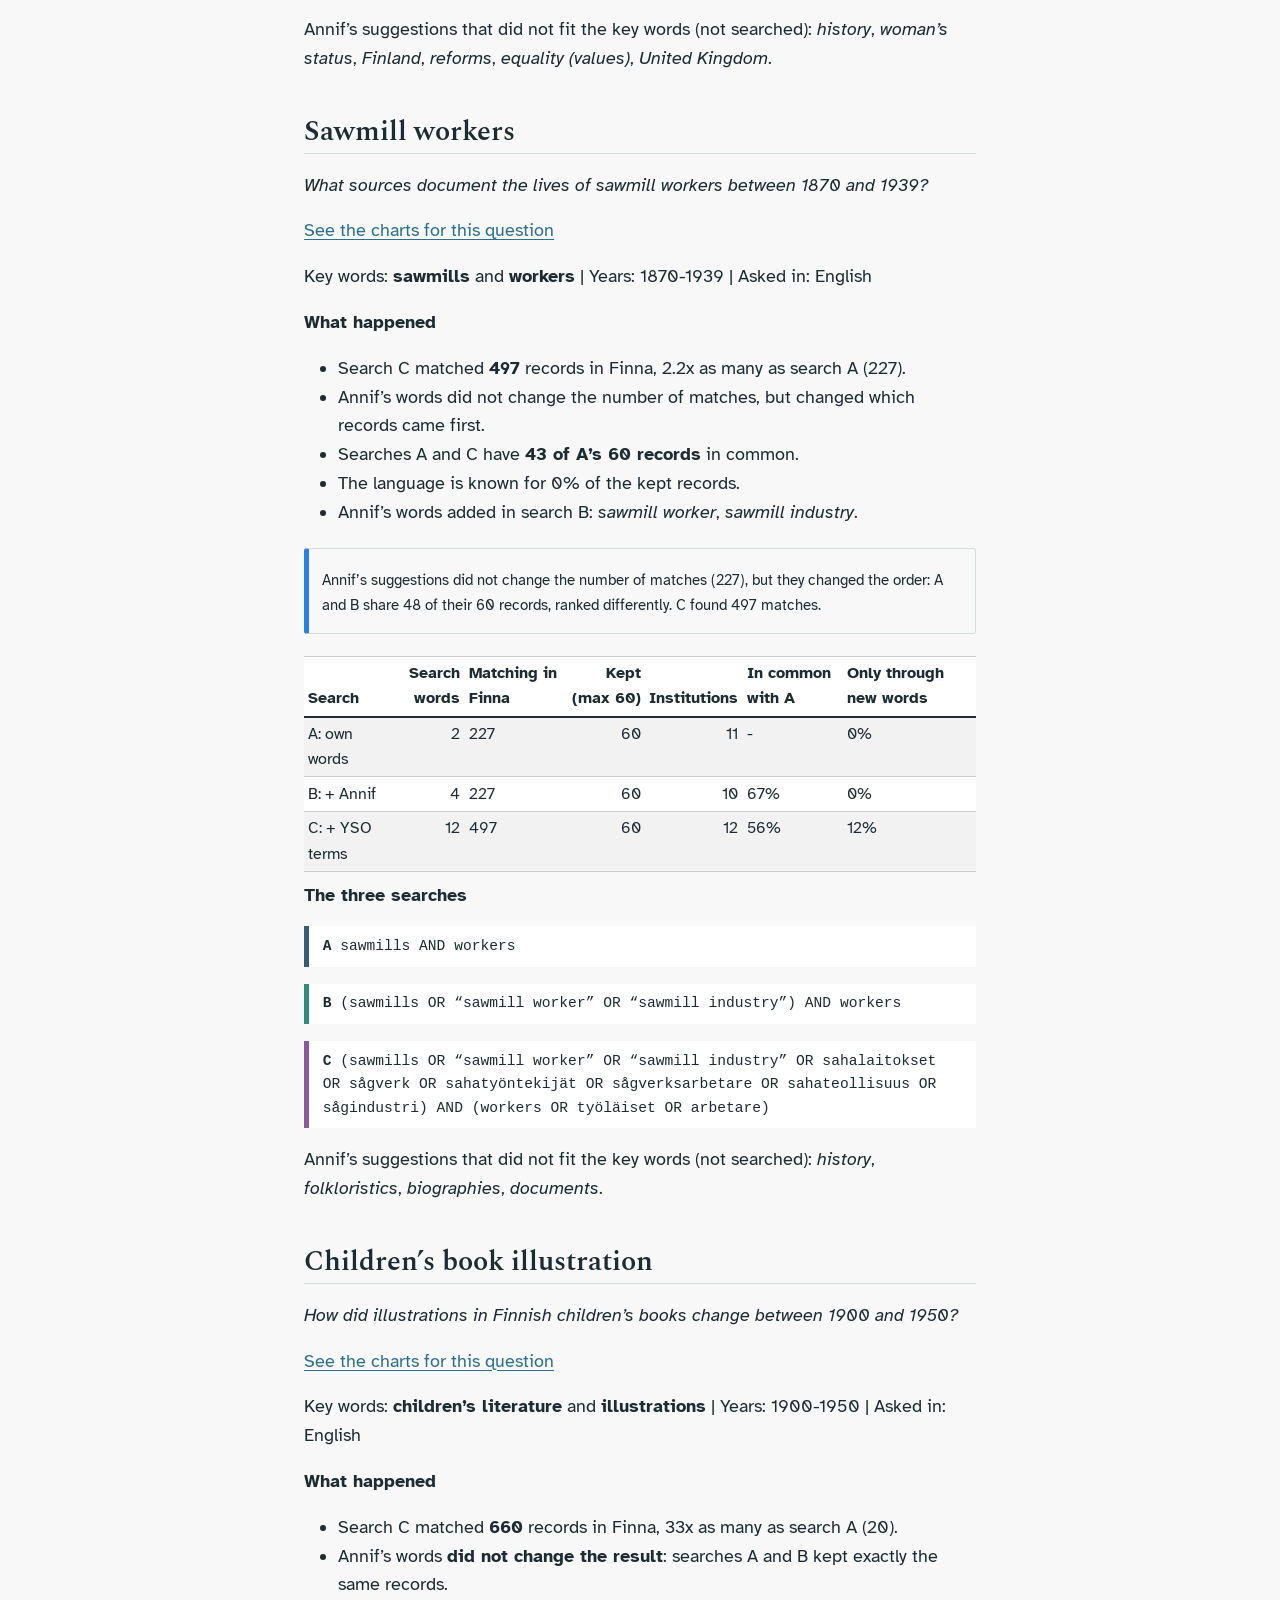
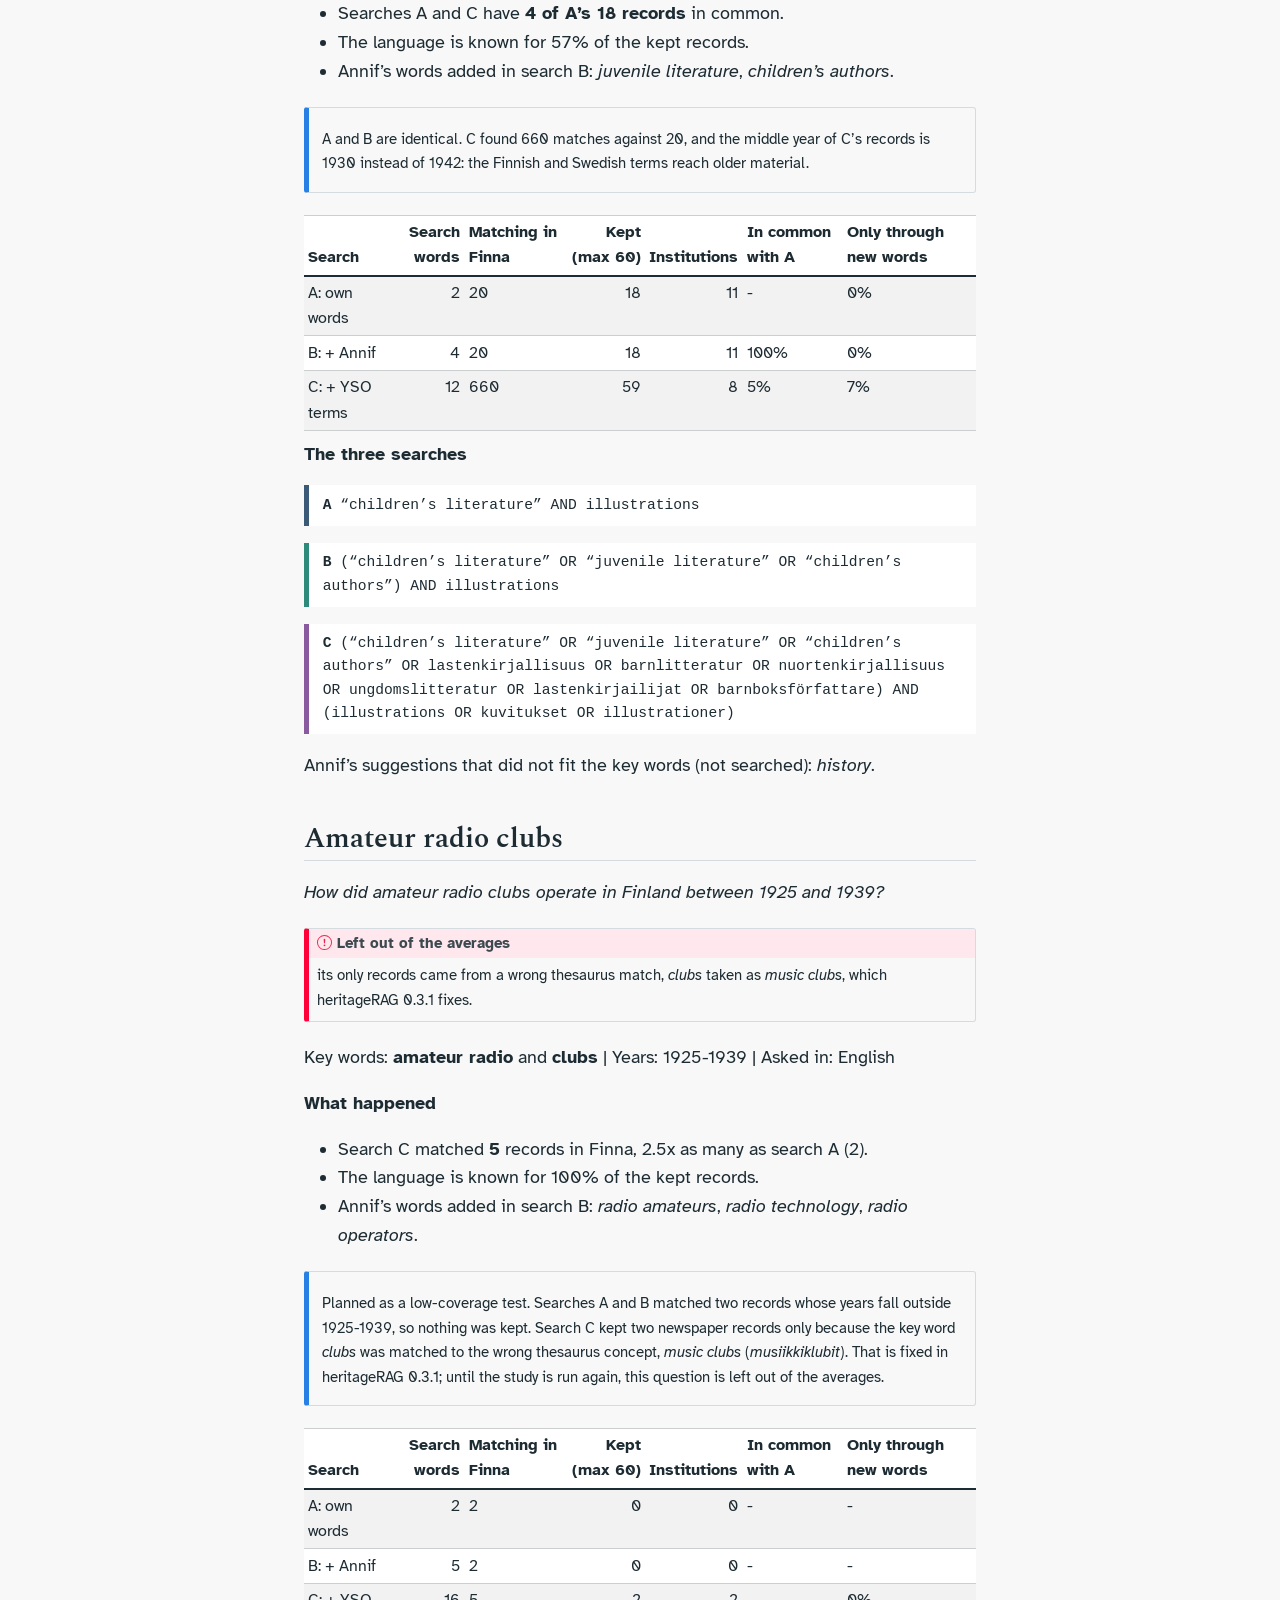
<file: questions.html>
<!DOCTYPE html>
<html xmlns="http://www.w3.org/1999/xhtml" lang="en" xml:lang="en"><head>

<meta charset="utf-8">
<meta name="generator" content="quarto-1.10.20">

<meta name="viewport" content="width=device-width, initial-scale=1.0, user-scalable=yes">


<title>5&nbsp; Question by question – HeritageRAG study report</title>
<style>
/* Default styles provided by pandoc.
** See https://pandoc.org/MANUAL.html#variables-for-html for config info.
*/
span.smallcaps{font-variant: small-caps;}
div.columns{display: flex; gap: 1.5em;}
div.column{flex: auto;}
@media screen {
div.columns{gap: min(4vw, 1.5em);}
div.column{overflow-x: auto;}
}
div.hanging-indent{margin-left: 1.5em; text-indent: -1.5em;}
ul.task-list{list-style: none;}
ul.task-list li input[type="checkbox"] {
  width: 0.8em;
  margin: 0 0.8em 0.2em -1em; /* quarto-specific, see https://github.com/quarto-dev/quarto-cli/issues/4556 */ 
  vertical-align: middle;
}
</style>


<script src="site_libs/quarto-nav/quarto-nav.js"></script>
<script src="site_libs/quarto-nav/headroom.min.js"></script>
<script src="site_libs/clipboard/clipboard.min.js"></script>
<script src="site_libs/quarto-search/autocomplete.umd.js"></script>
<script src="site_libs/quarto-search/fuse.min.js"></script>
<script src="site_libs/quarto-search/quarto-search.js"></script>
<meta name="quarto:offset" content="./">
<link href="./compare.html" rel="next">
<link href="./results.html" rel="prev">
<script src="site_libs/quarto-html/quarto.js" type="module"></script>
<script src="site_libs/quarto-html/tabsets/tabsets.js" type="module"></script>
<script src="site_libs/quarto-html/popper.min.js"></script>
<script src="site_libs/quarto-html/tippy.umd.min.js"></script>
<script src="site_libs/quarto-html/anchor.min.js"></script>
<link href="site_libs/quarto-html/tippy.css" rel="stylesheet">
<link href="site_libs/quarto-html/quarto-syntax-highlighting-17888a1159294d3eb470f19f6f52f5a5.css" rel="stylesheet" id="quarto-text-highlighting-styles">
<script src="site_libs/bootstrap/bootstrap.min.js"></script>
<link href="site_libs/bootstrap/bootstrap-icons.css" rel="stylesheet">
<link href="site_libs/bootstrap/bootstrap-a53c764061a324549f5579b988345580.min.css" rel="stylesheet" append-hash="true" id="quarto-bootstrap" data-mode="light">
<script id="quarto-search-options" type="application/json">{
  "location": "sidebar",
  "copy-button": false,
  "collapse-after": 3,
  "panel-placement": "start",
  "type": "textbox",
  "limit": 50,
  "keyboard-shortcut": [
    "f",
    "/",
    "s"
  ],
  "show-item-context": false,
  "language": {
    "search-no-results-text": "No results",
    "search-matching-documents-text": "matching documents",
    "search-copy-link-title": "Copy link to search",
    "search-hide-matches-text": "Hide additional matches",
    "search-more-match-text": "more match in this document",
    "search-more-matches-text": "more matches in this document",
    "search-clear-button-title": "Clear",
    "search-text-placeholder": "",
    "search-detached-cancel-button-title": "Cancel",
    "search-submit-button-title": "Submit",
    "search-label": "Search"
  }
}</script>
<style>html{ scroll-behavior: smooth; }</style>


</head>

<body class="nav-sidebar floating quarto-light">

<div id="quarto-search-results"></div>
  <header id="quarto-header" class="headroom fixed-top">
  <nav class="quarto-secondary-nav">
    <div class="container-fluid d-flex">
      <button type="button" class="quarto-btn-toggle btn" data-bs-toggle="collapse" role="button" data-bs-target=".quarto-sidebar-collapse-item" aria-controls="quarto-sidebar" aria-expanded="false" aria-label="Toggle sidebar navigation" onclick="if (window.quartoToggleHeadroom) { window.quartoToggleHeadroom(); }">
        <i class="bi bi-layout-text-sidebar-reverse"></i>
      </button>
        <nav class="quarto-page-breadcrumbs" aria-label="breadcrumb"><ol class="breadcrumb"><li class="breadcrumb-item"><a href="./results.html">What we found</a></li><li class="breadcrumb-item"><a href="./questions.html"><span class="chapter-number">5</span>&nbsp; <span class="chapter-title">Question by question</span></a></li></ol></nav>
        <a class="flex-grow-1" role="navigation" data-bs-toggle="collapse" data-bs-target=".quarto-sidebar-collapse-item" aria-controls="quarto-sidebar" aria-expanded="false" aria-label="Toggle sidebar navigation" onclick="if (window.quartoToggleHeadroom) { window.quartoToggleHeadroom(); }">      
        </a>
      <button type="button" class="btn quarto-search-button" aria-label="Search" onclick="window.quartoOpenSearch();">
        <i class="bi bi-search"></i>
      </button>
    </div>
  </nav>
</header>
<!-- content -->
<div id="quarto-content" class="quarto-container page-columns page-rows-contents page-layout-article">
<!-- sidebar -->
  <nav id="quarto-sidebar" class="sidebar collapse collapse-horizontal quarto-sidebar-collapse-item sidebar-navigation floating overflow-auto">
    <div class="pt-lg-2 mt-2 text-left sidebar-header">
    <div class="sidebar-title mb-0 py-0">
      <a href="./">HeritageRAG study report</a> 
    </div>
      </div>
        <div class="mt-2 flex-shrink-0 align-items-center">
        <div class="sidebar-search">
        <div id="quarto-search" class="" title="Search"></div>
        </div>
        </div>
    <div class="sidebar-menu-container"> 
    <ul class="list-unstyled mt-1">
        <li class="sidebar-item">
  <div class="sidebar-item-container"> 
  <a href="./index.html" class="sidebar-item-text sidebar-link">
 <span class="menu-text"><span class="chapter-number">1</span>&nbsp; <span class="chapter-title">How the way we search changes what we find</span></span></a>
  </div>
</li>
        <li class="sidebar-item sidebar-item-section">
      <div class="sidebar-item-container"> 
            <a class="sidebar-item-text sidebar-link text-start" data-bs-toggle="collapse" data-bs-target="#quarto-sidebar-section-1" role="navigation" aria-expanded="true">
 <span class="menu-text">The study</span></a>
          <a class="sidebar-item-toggle text-start" data-bs-toggle="collapse" data-bs-target="#quarto-sidebar-section-1" role="navigation" aria-expanded="true" aria-label="Toggle section">
            <i class="bi bi-chevron-right ms-2"></i>
          </a> 
      </div>
      <ul id="quarto-sidebar-section-1" class="collapse list-unstyled sidebar-section depth1 show">  
          <li class="sidebar-item">
  <div class="sidebar-item-container"> 
  <a href="./runs.html" class="sidebar-item-text sidebar-link">
 <span class="menu-text"><span class="chapter-number">2</span>&nbsp; <span class="chapter-title">The two runs, explained</span></span></a>
  </div>
</li>
          <li class="sidebar-item">
  <div class="sidebar-item-container"> 
  <a href="./how-it-works.html" class="sidebar-item-text sidebar-link">
 <span class="menu-text"><span class="chapter-number">3</span>&nbsp; <span class="chapter-title">How the study works, step by step</span></span></a>
  </div>
</li>
      </ul>
  </li>
        <li class="sidebar-item sidebar-item-section">
      <div class="sidebar-item-container"> 
            <a class="sidebar-item-text sidebar-link text-start" data-bs-toggle="collapse" data-bs-target="#quarto-sidebar-section-2" role="navigation" aria-expanded="true">
 <span class="menu-text">What we found</span></a>
          <a class="sidebar-item-toggle text-start" data-bs-toggle="collapse" data-bs-target="#quarto-sidebar-section-2" role="navigation" aria-expanded="true" aria-label="Toggle section">
            <i class="bi bi-chevron-right ms-2"></i>
          </a> 
      </div>
      <ul id="quarto-sidebar-section-2" class="collapse list-unstyled sidebar-section depth1 show">  
          <li class="sidebar-item">
  <div class="sidebar-item-container"> 
  <a href="./results.html" class="sidebar-item-text sidebar-link">
 <span class="menu-text"><span class="chapter-number">4</span>&nbsp; <span class="chapter-title">What we found across all questions</span></span></a>
  </div>
</li>
          <li class="sidebar-item">
  <div class="sidebar-item-container"> 
  <a href="./questions.html" class="sidebar-item-text sidebar-link active">
 <span class="menu-text"><span class="chapter-number">5</span>&nbsp; <span class="chapter-title">Question by question</span></span></a>
  </div>
</li>
          <li class="sidebar-item">
  <div class="sidebar-item-container"> 
  <a href="./compare.html" class="sidebar-item-text sidebar-link">
 <span class="menu-text"><span class="chapter-number">6</span>&nbsp; <span class="chapter-title">Compare the searches</span></span></a>
  </div>
</li>
          <li class="sidebar-item">
  <div class="sidebar-item-container"> 
  <a href="./ai-answers.html" class="sidebar-item-text sidebar-link">
 <span class="menu-text"><span class="chapter-number">7</span>&nbsp; <span class="chapter-title">What the AI wrote, and can we trust it?</span></span></a>
  </div>
</li>
          <li class="sidebar-item">
  <div class="sidebar-item-container"> 
  <a href="./extra-tests.html" class="sidebar-item-text sidebar-link">
 <span class="menu-text"><span class="chapter-number">8</span>&nbsp; <span class="chapter-title">Extra tests</span></span></a>
  </div>
</li>
          <li class="sidebar-item">
  <div class="sidebar-item-container"> 
  <a href="./paper-figures.html" class="sidebar-item-text sidebar-link">
 <span class="menu-text"><span class="chapter-number">9</span>&nbsp; <span class="chapter-title">Figures for the paper</span></span></a>
  </div>
</li>
      </ul>
  </li>
    </ul>
    </div>
</nav>
<div id="quarto-sidebar-glass" class="quarto-sidebar-collapse-item" data-bs-toggle="collapse" data-bs-target=".quarto-sidebar-collapse-item"></div>
<!-- margin-sidebar -->
    <div id="quarto-margin-sidebar" class="sidebar margin-sidebar zindex-bottom">
        
    </div>
<!-- main -->
<main class="content" id="quarto-document-content">

<header id="title-block-header" class="quarto-title-block default"><nav class="quarto-page-breadcrumbs quarto-title-breadcrumbs d-none d-lg-block" aria-label="breadcrumb"><ol class="breadcrumb"><li class="breadcrumb-item"><a href="./results.html">What we found</a></li><li class="breadcrumb-item"><a href="./questions.html"><span class="chapter-number">5</span>&nbsp; <span class="chapter-title">Question by question</span></a></li></ol></nav>
<div class="quarto-title">
<h1 class="title"><span class="chapter-number">5</span>&nbsp; <span class="chapter-title">Question by question</span></h1>
<p class="subtitle lead">What happened to each research question in the three searches</p>
</div>



<div class="quarto-title-meta">

    
  
    
  </div>
  


</header>


<div class="in-short">
<p><strong>In short.</strong> Each section below shows one question: what happened, the three exact searches, the main numbers, and anything that went wrong. The sentences under <em>What happened</em> are written automatically from the result files. The grey notes are written by hand (you can edit them in <code>notes.csv</code>).</p>
</div>
<div class="callout callout-style-default callout-warning callout-titled">
<div class="callout-header d-flex align-content-center">
<div class="callout-icon-container">
<i class="callout-icon"></i>
</div>
<div class="callout-title-container flex-fill">
<span class="screen-reader-only">Warning</span>Checkers: please stop here
</div>
</div>
<div class="callout-body-container callout-body">
<p>This page shows which search found which records. If you are judging records or sentences for the study, please come back after you have finished.</p>
</div>
</div>
<div class="cell" data-layout-align="left">
<section id="women-advertising" class="level2">
<h2 class="anchored" data-anchor-id="women-advertising">Women in advertising (asked in English)</h2>
<p><em>How did representations of women in Finnish advertising change between 1920 and 1960?</em></p>
<p><a href="./compare.html#compare-women-advertising">See the charts for this question</a></p>
<p>Key words: <strong>women</strong> and <strong>advertising</strong> | Years: 1920-1960 | Asked in: English</p>
<p><strong>What happened</strong></p>
<ul>
<li>Search C matched <strong>1 150</strong> records in Finna, 4.7x as many as search A (245).</li>
<li>Annif’s words <strong>did not change the result</strong>: searches A and B kept exactly the same records.</li>
<li>Searches A and C have <strong>40 of A’s 60 records</strong> in common.</li>
<li>The language is known for 1% of the kept records.</li>
<li>Annif’s words added in search B: <em>view of women</em>.</li>
</ul>
<div class="callout callout-style-simple callout-note no-icon">
<div class="callout-body d-flex">
<div class="callout-icon-container">
<i class="callout-icon no-icon"></i>
</div>
<div class="callout-body-container">
<p>Annif’s extra word (<em>view of women</em>) did not change anything: searches A and B returned exactly the same 60 records. The thesaurus terms in C (<em>naiset, kvinnor, mainonta, reklam</em> …) found about 4.7 times as many matches and replaced a third of the records.</p>
</div>
</div>
</div>
<table class="caption-top table table-sm table-striped small">
<colgroup>
<col style="width: 13%">
<col style="width: 11%">
<col style="width: 15%">
<col style="width: 12%">
<col style="width: 11%">
<col style="width: 15%">
<col style="width: 20%">
</colgroup>
<thead>
<tr class="header">
<th style="text-align: left;">Search</th>
<th style="text-align: right;">Search words</th>
<th style="text-align: left;">Matching in Finna</th>
<th style="text-align: right;">Kept (max 60)</th>
<th style="text-align: right;">Institutions</th>
<th style="text-align: left;">In common with A</th>
<th style="text-align: left;">Only through new words</th>
</tr>
</thead>
<tbody>
<tr class="odd">
<td style="text-align: left;">A: own words</td>
<td style="text-align: right;">2</td>
<td style="text-align: left;">245</td>
<td style="text-align: right;">60</td>
<td style="text-align: right;">7</td>
<td style="text-align: left;">-</td>
<td style="text-align: left;">0%</td>
</tr>
<tr class="even">
<td style="text-align: left;">B: + Annif</td>
<td style="text-align: right;">3</td>
<td style="text-align: left;">245</td>
<td style="text-align: right;">60</td>
<td style="text-align: right;">7</td>
<td style="text-align: left;">100%</td>
<td style="text-align: left;">0%</td>
</tr>
<tr class="odd">
<td style="text-align: left;">C: + YSO terms</td>
<td style="text-align: right;">9</td>
<td style="text-align: left;">1 150</td>
<td style="text-align: right;">60</td>
<td style="text-align: right;">5</td>
<td style="text-align: left;">50%</td>
<td style="text-align: left;">5%</td>
</tr>
</tbody>
</table>
<p><strong>The three searches</strong></p>
<div class="query" style="--c:#3A5A78">
<strong>A</strong> women AND advertising
</div>
<div class="query" style="--c:#2E8B7A">
<strong>B</strong> (women OR “view of women”) AND advertising
</div>
<div class="query" style="--c:#8A5A9E">
<strong>C</strong> (women OR “view of women” OR naiset OR kvinnor OR naiskuva OR kvinnobilden) AND (advertising OR mainonta OR reklam)
</div>
<p>Annif’s suggestions that did not fit the key words (not searched): <em>woman’s status</em>, <em>history</em>, <em>representation (mental objects)</em>, <em>gender</em>, <em>media</em>, <em>gender roles</em>, <em>journalistic writing</em>.</p>
</section>
<section id="women-advertising-fi" class="level2">
<h2 class="anchored" data-anchor-id="women-advertising-fi">Women in advertising (asked in Finnish)</h2>
<p><em>Miten naisia kuvattiin suomalaisissa mainoksissa vuosina 1920-1960?</em></p>
<p><a href="./compare.html#compare-women-advertising-fi">See the charts for this question</a></p>
<p>Key words: <strong>naiset</strong> and <strong>mainonta</strong> | Years: 1920-1960 | Asked in: Finnish</p>
<p><strong>What happened</strong></p>
<ul>
<li>Search C matched <strong>2 812</strong> records in Finna, 3.0x as many as search A (935).</li>
<li>Searches A and C have <strong>7 of A’s 60 records</strong> in common.</li>
<li>The language is known for 2% of the kept records.</li>
<li>Annif’s words added in search B: <em>mainokset</em>, <em>lehtimainonta</em>, <em>naisen asema</em>.</li>
</ul>
<div class="callout callout-style-simple callout-note no-icon">
<div class="callout-body d-flex">
<div class="callout-icon-container">
<i class="callout-icon no-icon"></i>
</div>
<div class="callout-body-container">
<p>Asking the <strong>same question in Finnish</strong> found almost four times as many matches as asking in English (935 against 245), before Annif or the thesaurus did anything. The language of the question already changes the evidence.</p>
</div>
</div>
</div>
<table class="caption-top table table-sm table-striped small">
<colgroup>
<col style="width: 13%">
<col style="width: 11%">
<col style="width: 15%">
<col style="width: 12%">
<col style="width: 11%">
<col style="width: 15%">
<col style="width: 20%">
</colgroup>
<thead>
<tr class="header">
<th style="text-align: left;">Search</th>
<th style="text-align: right;">Search words</th>
<th style="text-align: left;">Matching in Finna</th>
<th style="text-align: right;">Kept (max 60)</th>
<th style="text-align: right;">Institutions</th>
<th style="text-align: left;">In common with A</th>
<th style="text-align: left;">Only through new words</th>
</tr>
</thead>
<tbody>
<tr class="odd">
<td style="text-align: left;">A: own words</td>
<td style="text-align: right;">2</td>
<td style="text-align: left;">935</td>
<td style="text-align: right;">60</td>
<td style="text-align: right;">8</td>
<td style="text-align: left;">-</td>
<td style="text-align: left;">0%</td>
</tr>
<tr class="even">
<td style="text-align: left;">B: + Annif</td>
<td style="text-align: right;">5</td>
<td style="text-align: left;">2 792</td>
<td style="text-align: right;">56</td>
<td style="text-align: right;">13</td>
<td style="text-align: left;">13%</td>
<td style="text-align: left;">14%</td>
</tr>
<tr class="odd">
<td style="text-align: left;">C: + YSO terms</td>
<td style="text-align: right;">15</td>
<td style="text-align: left;">2 812</td>
<td style="text-align: right;">60</td>
<td style="text-align: right;">9</td>
<td style="text-align: left;">6%</td>
<td style="text-align: left;">85%</td>
</tr>
</tbody>
</table>
<p><strong>The three searches</strong></p>
<div class="query" style="--c:#3A5A78">
<strong>A</strong> naiset AND mainonta
</div>
<div class="query" style="--c:#2E8B7A">
<strong>B</strong> (naiset OR “naisen asema”) AND (mainonta OR mainokset OR lehtimainonta)
</div>
<div class="query" style="--c:#8A5A9E">
<strong>C</strong> (naiset OR “naisen asema” OR kvinnor OR women OR “kvinnans ställning” OR “woman’s status”) AND (mainonta OR mainokset OR lehtimainonta OR reklam OR advertising OR reklamer OR advertisements OR tidningsreklam OR “newspaper advertising”)
</div>
<p>Annif’s suggestions that did not fit the key words (not searched): <em>historia</em>, <em>suomalaiset</em>, <em>sukupuoliroolit</em>, <em>Suomi</em>, <em>valokuvaus</em>.</p>
</section>
<section id="emigrant-letters" class="level2">
<h2 class="anchored" data-anchor-id="emigrant-letters">Emigrant letters</h2>
<p><em>How is Finnish emigration to North America documented in emigrant letters between 1870 and 1930?</em></p>
<p><a href="./compare.html#compare-emigrant-letters">See the charts for this question</a></p>
<p>Key words: <strong>emigrants</strong> and <strong>letters</strong> | Years: 1870-1930 | Asked in: English</p>
<p><strong>What happened</strong></p>
<ul>
<li>Search C matched <strong>711</strong> records in Finna, 142x as many as search A (5).</li>
<li>Searches A and C have <strong>4 of A’s 5 records</strong> in common.</li>
<li>The language is known for 91% of the kept records.</li>
<li>Annif’s words added in search B: <em>migrants</em>, <em>correspondence (communication)</em>, <em>emigration</em>.</li>
</ul>
<div class="callout callout-style-simple callout-note no-icon">
<div class="callout-body d-flex">
<div class="callout-icon-container">
<i class="callout-icon no-icon"></i>
</div>
<div class="callout-body-container">
<p>Direct search found only 5 records. <em>letters</em> now matches the thesaurus concept that Annif suggested, so search C also looked for the Finnish and Swedish words for letters (<em>kirjeet, brev</em>) and found 711 matches. Most of C’s records came through <em>siirtolaiset</em> (Finnish for emigrants) and <em>kirjeet</em>.</p>
</div>
</div>
</div>
<table class="caption-top table table-sm table-striped small">
<colgroup>
<col style="width: 13%">
<col style="width: 11%">
<col style="width: 15%">
<col style="width: 12%">
<col style="width: 11%">
<col style="width: 15%">
<col style="width: 20%">
</colgroup>
<thead>
<tr class="header">
<th style="text-align: left;">Search</th>
<th style="text-align: right;">Search words</th>
<th style="text-align: left;">Matching in Finna</th>
<th style="text-align: right;">Kept (max 60)</th>
<th style="text-align: right;">Institutions</th>
<th style="text-align: left;">In common with A</th>
<th style="text-align: left;">Only through new words</th>
</tr>
</thead>
<tbody>
<tr class="odd">
<td style="text-align: left;">A: own words</td>
<td style="text-align: right;">2</td>
<td style="text-align: left;">5</td>
<td style="text-align: right;">5</td>
<td style="text-align: right;">3</td>
<td style="text-align: left;">-</td>
<td style="text-align: left;">0%</td>
</tr>
<tr class="even">
<td style="text-align: left;">B: + Annif</td>
<td style="text-align: right;">5</td>
<td style="text-align: left;">13</td>
<td style="text-align: right;">10</td>
<td style="text-align: right;">6</td>
<td style="text-align: left;">50%</td>
<td style="text-align: left;">0%</td>
</tr>
<tr class="odd">
<td style="text-align: left;">C: + YSO terms</td>
<td style="text-align: right;">15</td>
<td style="text-align: left;">711</td>
<td style="text-align: right;">60</td>
<td style="text-align: right;">8</td>
<td style="text-align: left;">7%</td>
<td style="text-align: left;">78%</td>
</tr>
</tbody>
</table>
<p><strong>The three searches</strong></p>
<div class="query" style="--c:#3A5A78">
<strong>A</strong> emigrants AND letters
</div>
<div class="query" style="--c:#2E8B7A">
<strong>B</strong> (emigrants OR migrants OR emigration) AND (letters OR correspondence)
</div>
<div class="query" style="--c:#8A5A9E">
<strong>C</strong> (emigrants OR migrants OR emigration OR maastamuuttajat OR utvandrare OR siirtolaiset OR migranter OR maastamuutto OR utvandring) AND (letters OR correspondence OR kirjeet OR brev OR kirjeenvaihto OR brevväxling)
</div>
<p>Annif’s suggestions that did not fit the key words (not searched): <em>migration (demography)</em>, <em>Finns</em>, <em>Finnish Americans</em>, <em>history</em>, <em>North America</em>, <em>Finnish Canadians</em>.</p>
</section>
<section id="civil-war-camps" class="level2">
<h2 class="anchored" data-anchor-id="civil-war-camps">Civil War prison camps</h2>
<p><em>What collections document the prison camps of the Finnish Civil War?</em></p>
<p><a href="./compare.html#compare-civil-war-camps">See the charts for this question</a></p>
<p>Key words: <strong>civil wars</strong> and <strong>prison camps</strong> | Years: 1918-1920 | Asked in: English</p>
<p><strong>What happened</strong></p>
<ul>
<li>Search C matched <strong>1 612</strong> records in Finna, 3.5x as many as search A (456).</li>
<li>Searches A and C have <strong>2 of A’s 58 records</strong> in common.</li>
<li>The language is known for 0% of the kept records.</li>
<li>Annif’s words added in search B: <em>Finnish Civil War</em>, <em>prisoners of war</em>.</li>
</ul>
<div class="callout callout-style-simple callout-note no-icon">
<div class="callout-body d-flex">
<div class="callout-icon-container">
<i class="callout-icon no-icon"></i>
</div>
<div class="callout-body-container">
<p>B and C share few records with A: adding <em>Finnish Civil War</em> and <em>prisoners of war</em> changed which records come first (A and C have 2 of A’s 58 records in common). The rule for partial phrases kept out <em>prisoners</em>, <em>prisons</em> and <em>camps</em>, which would have widened the search to any prison or camp. Language is unknown for almost all records here (they are mostly photographs).</p>
</div>
</div>
</div>
<div class="callout callout-style-default callout-warning callout-titled">
<div class="callout-header d-flex align-content-center">
<div class="callout-icon-container">
<i class="callout-icon"></i>
</div>
<div class="callout-title-container flex-fill">
<span class="screen-reader-only">Warning</span>Messages from the tool
</div>
</div>
<div class="callout-body-container callout-body">
<ul>
<li>Not searched because only part of an anchor phrase: prisoners, prisons, camps.</li>
</ul>
</div>
</div>
<table class="caption-top table table-sm table-striped small">
<colgroup>
<col style="width: 13%">
<col style="width: 11%">
<col style="width: 15%">
<col style="width: 12%">
<col style="width: 11%">
<col style="width: 15%">
<col style="width: 20%">
</colgroup>
<thead>
<tr class="header">
<th style="text-align: left;">Search</th>
<th style="text-align: right;">Search words</th>
<th style="text-align: left;">Matching in Finna</th>
<th style="text-align: right;">Kept (max 60)</th>
<th style="text-align: right;">Institutions</th>
<th style="text-align: left;">In common with A</th>
<th style="text-align: left;">Only through new words</th>
</tr>
</thead>
<tbody>
<tr class="odd">
<td style="text-align: left;">A: own words</td>
<td style="text-align: right;">2</td>
<td style="text-align: left;">456</td>
<td style="text-align: right;">58</td>
<td style="text-align: right;">4</td>
<td style="text-align: left;">-</td>
<td style="text-align: left;">0%</td>
</tr>
<tr class="even">
<td style="text-align: left;">B: + Annif</td>
<td style="text-align: right;">4</td>
<td style="text-align: left;">531</td>
<td style="text-align: right;">59</td>
<td style="text-align: right;">6</td>
<td style="text-align: left;">11%</td>
<td style="text-align: left;">19%</td>
</tr>
<tr class="odd">
<td style="text-align: left;">C: + YSO terms</td>
<td style="text-align: right;">12</td>
<td style="text-align: left;">1 612</td>
<td style="text-align: right;">59</td>
<td style="text-align: right;">5</td>
<td style="text-align: left;">2%</td>
<td style="text-align: left;">22%</td>
</tr>
</tbody>
</table>
<p><strong>The three searches</strong></p>
<div class="query" style="--c:#3A5A78">
<strong>A</strong> “civil wars” AND “prison camps”
</div>
<div class="query" style="--c:#2E8B7A">
<strong>B</strong> (“civil wars” OR “Finnish Civil War”) AND (“prison camps” OR “prisoners of war”)
</div>
<div class="query" style="--c:#8A5A9E">
<strong>C</strong> (“civil wars” OR “Finnish Civil War” OR sisällissodat OR inbördeskrig OR “Suomen sisällissota” OR “finska inbördeskriget”) AND (“prison camps” OR “prisoners of war” OR vankileirit OR fångläger OR sotavangit OR krigsfångar)
</div>
<p>Annif’s suggestions that did not fit the key words (not searched): <em>history</em>, <em>collections</em>, <em>correctional treatment</em>.</p>
<p>Annif’s suggestions that are only part of a key word (not searched, because they would widen it): <em>prisoners</em>, <em>prisons</em>, <em>camps</em>.</p>
</section>
<section id="temperance-posters" class="level2">
<h2 class="anchored" data-anchor-id="temperance-posters">Temperance posters</h2>
<p><em>How was the temperance movement promoted in Finland between 1880 and 1930?</em></p>
<p><a href="./compare.html#compare-temperance-posters">See the charts for this question</a></p>
<p>Key words: <strong>temperance movement</strong> and <strong>posters</strong> | Years: 1880-1930 | Asked in: English</p>
<p><strong>What happened</strong></p>
<ul>
<li>Search C matched <strong>25</strong> records in Finna, 4.2x as many as search A (6).</li>
<li>Annif’s words <strong>did not change the result</strong>: searches A and B kept exactly the same records.</li>
<li>Searches A and C have <strong>6 of A’s 6 records</strong> in common.</li>
<li>The language is known for 3% of the kept records.</li>
</ul>
<div class="callout callout-style-simple callout-note no-icon">
<div class="callout-body d-flex">
<div class="callout-icon-container">
<i class="callout-icon no-icon"></i>
</div>
<div class="callout-body-container">
<p>Direct search found 6 records from one archive; search C found 25 from five institutions, through the Finnish and Swedish names of the temperance movement (<em>raittiusliikkeet, nykterhetsrörelser</em>) and of posters (<em>julisteet</em>). Annif’s <em>temperance</em> was not added this time because it is only part of the key word; in the first run it widened C to temperance in general (45 matches).</p>
</div>
</div>
</div>
<div class="callout callout-style-default callout-warning callout-titled">
<div class="callout-header d-flex align-content-center">
<div class="callout-icon-container">
<i class="callout-icon"></i>
</div>
<div class="callout-title-container flex-fill">
<span class="screen-reader-only">Warning</span>Messages from the tool
</div>
</div>
<div class="callout-body-container callout-body">
<ul>
<li>Not searched because only part of an anchor phrase: temperance.</li>
<li>B adds no terms: no Annif suggestion mapped onto a facet. B equals A.</li>
</ul>
</div>
</div>
<table class="caption-top table table-sm table-striped small">
<colgroup>
<col style="width: 13%">
<col style="width: 11%">
<col style="width: 15%">
<col style="width: 12%">
<col style="width: 11%">
<col style="width: 15%">
<col style="width: 20%">
</colgroup>
<thead>
<tr class="header">
<th style="text-align: left;">Search</th>
<th style="text-align: right;">Search words</th>
<th style="text-align: left;">Matching in Finna</th>
<th style="text-align: right;">Kept (max 60)</th>
<th style="text-align: right;">Institutions</th>
<th style="text-align: left;">In common with A</th>
<th style="text-align: left;">Only through new words</th>
</tr>
</thead>
<tbody>
<tr class="odd">
<td style="text-align: left;">A: own words</td>
<td style="text-align: right;">2</td>
<td style="text-align: left;">6</td>
<td style="text-align: right;">6</td>
<td style="text-align: right;">1</td>
<td style="text-align: left;">-</td>
<td style="text-align: left;">0%</td>
</tr>
<tr class="even">
<td style="text-align: left;">B: + Annif</td>
<td style="text-align: right;">2</td>
<td style="text-align: left;">6</td>
<td style="text-align: right;">6</td>
<td style="text-align: right;">1</td>
<td style="text-align: left;">100%</td>
<td style="text-align: left;">0%</td>
</tr>
<tr class="odd">
<td style="text-align: left;">C: + YSO terms</td>
<td style="text-align: right;">7</td>
<td style="text-align: left;">25</td>
<td style="text-align: right;">25</td>
<td style="text-align: right;">5</td>
<td style="text-align: left;">24%</td>
<td style="text-align: left;">52%</td>
</tr>
</tbody>
</table>
<p><strong>The three searches</strong></p>
<div class="query" style="--c:#3A5A78">
<strong>A</strong> “temperance movement” AND posters
</div>
<div class="query" style="--c:#2E8B7A">
<strong>B</strong> “temperance movement” AND posters
</div>
<div class="query" style="--c:#8A5A9E">
<strong>C</strong> (“temperance movement” OR raittiusliikkeet OR nykterhetsrörelser OR “temperance movements”) AND (posters OR julisteet OR affischer)
</div>
<p>Annif’s suggestions that did not fit the key words (not searched): <em>history</em>, <em>Finland</em>, <em>prohibition acts</em>, <em>illustrated works</em>, <em>economic history</em>.</p>
<p>Annif’s suggestions that are only part of a key word (not searched, because they would widen it): <em>temperance</em>.</p>
</section>
<section id="sami-handicrafts" class="level2">
<h2 class="anchored" data-anchor-id="sami-handicrafts">Sámi handicrafts</h2>
<p><em>How are Sámi handicrafts represented in Finnish heritage collections?</em></p>
<p><a href="./compare.html#compare-sami-handicrafts">See the charts for this question</a></p>
<p>Key words: <strong>Sami</strong> and <strong>handicrafts</strong> | Years: none | Asked in: English</p>
<p><strong>What happened</strong></p>
<ul>
<li>Search C matched <strong>4 298</strong> records in Finna, 3.0x as many as search A (1 422).</li>
<li>Annif’s words did not change the number of matches, but changed which records came first.</li>
<li>Searches A and C have <strong>12 of A’s 60 records</strong> in common.</li>
<li>The language is known for 86% of the kept records.</li>
<li>Annif’s words added in search B: <em>handicraft tradition</em>, <em>art handicraft</em>.</li>
</ul>
<div class="callout callout-style-simple callout-note no-icon">
<div class="callout-body d-flex">
<div class="callout-icon-container">
<i class="callout-icon no-icon"></i>
</div>
<div class="callout-body-container">
<p>No year range was given, so records span roughly 1920 to 2024. Search C has fewer Sámi-language records and more Finnish- and Swedish-language records than A (Sámi 16 to 8, Finnish 7 to 28, Swedish 2 to 12): the national-language terms pulled other records into the top 60. In the <a href="./extra-tests.html">Sámi test</a>, adding the thesaurus’s Northern Sámi names (<em>sápmelaččat, giehtaduojit</em> …) raised the Sámi-language records in search C from 8 to 23. Annif also suggested <em>duodji</em> (Sámi handicraft), but it fitted neither key word as a separate concept, so it was not searched.</p>
</div>
</div>
</div>
<table class="caption-top table table-sm table-striped small">
<colgroup>
<col style="width: 13%">
<col style="width: 11%">
<col style="width: 15%">
<col style="width: 12%">
<col style="width: 11%">
<col style="width: 15%">
<col style="width: 20%">
</colgroup>
<thead>
<tr class="header">
<th style="text-align: left;">Search</th>
<th style="text-align: right;">Search words</th>
<th style="text-align: left;">Matching in Finna</th>
<th style="text-align: right;">Kept (max 60)</th>
<th style="text-align: right;">Institutions</th>
<th style="text-align: left;">In common with A</th>
<th style="text-align: left;">Only through new words</th>
</tr>
</thead>
<tbody>
<tr class="odd">
<td style="text-align: left;">A: own words</td>
<td style="text-align: right;">2</td>
<td style="text-align: left;">1 422</td>
<td style="text-align: right;">60</td>
<td style="text-align: right;">16</td>
<td style="text-align: left;">-</td>
<td style="text-align: left;">0%</td>
</tr>
<tr class="even">
<td style="text-align: left;">B: + Annif</td>
<td style="text-align: right;">4</td>
<td style="text-align: left;">1 422</td>
<td style="text-align: right;">60</td>
<td style="text-align: right;">13</td>
<td style="text-align: left;">58%</td>
<td style="text-align: left;">0%</td>
</tr>
<tr class="odd">
<td style="text-align: left;">C: + YSO terms</td>
<td style="text-align: right;">13</td>
<td style="text-align: left;">4 298</td>
<td style="text-align: right;">60</td>
<td style="text-align: right;">10</td>
<td style="text-align: left;">11%</td>
<td style="text-align: left;">85%</td>
</tr>
</tbody>
</table>
<p><strong>The three searches</strong></p>
<div class="query" style="--c:#3A5A78">
<strong>A</strong> Sami AND handicrafts
</div>
<div class="query" style="--c:#2E8B7A">
<strong>B</strong> Sami AND (handicrafts OR “handicraft tradition” OR “art handicraft”)
</div>
<div class="query" style="--c:#8A5A9E">
<strong>C</strong> (Sami OR saamelaiset OR samer OR “Sámi people”) AND (handicrafts OR “handicraft tradition” OR “art handicraft” OR käsityöt OR “handarbeten och hantverk” OR käsityöperinne OR hantverkstradition OR taidekäsityö OR konsthantverk)
</div>
<p>Annif’s suggestions that did not fit the key words (not searched): <em>cultural heritage</em>, <em>duodji</em>, <em>exhibition publications</em>, <em>collections</em>, <em>history</em>, <em>folklore</em>.</p>
</section>
<section id="karelian-evacuees" class="level2">
<h2 class="anchored" data-anchor-id="karelian-evacuees">Karelian evacuees</h2>
<p><em>How were Karelian evacuees resettled in Finland between 1939 and 1950?</em></p>
<p>Key words: <strong>evacuees</strong> and <strong>resettlement</strong> | Years: 1939-1950 | Asked in: English</p>
<p><strong>What happened</strong></p>
<ul>
<li><strong>No search found any records to keep</strong> (matching records in Finna: A 0, B 0, C 0).</li>
<li>No thesaurus concept was found for: <em>evacuees</em>, <em>resettlement</em>, so search C could not add official names for them.</li>
</ul>
<div class="callout callout-style-simple callout-note no-icon">
<div class="callout-body d-flex">
<div class="callout-icon-container">
<i class="callout-icon no-icon"></i>
</div>
<div class="callout-body-container">
<p><strong>No search found anything.</strong> Neither <em>evacuees</em> nor <em>resettlement</em> matched a thesaurus concept, and Annif’s suggestions (<em>Karelians, internally displaced persons</em>) did not fit those two words, so all three searches were the same English query. Annif’s suggestion <em>internally displaced persons</em> is the official term; the everyday word was not.</p>
</div>
</div>
</div>
<div class="callout callout-style-default callout-warning callout-titled">
<div class="callout-header d-flex align-content-center">
<div class="callout-icon-container">
<i class="callout-icon"></i>
</div>
<div class="callout-title-container flex-fill">
<span class="screen-reader-only">Warning</span>Messages from the tool
</div>
</div>
<div class="callout-body-container callout-body">
<ul>
<li>No YSO concept found for anchor(s): evacuees, resettlement. Condition C adds no labels for these facets.</li>
<li>B adds no terms: no Annif suggestion mapped onto a facet. B equals A.</li>
<li>C adds no YSO labels beyond B. C equals B.</li>
</ul>
</div>
</div>
<table class="caption-top table table-sm table-striped small">
<colgroup>
<col style="width: 13%">
<col style="width: 11%">
<col style="width: 15%">
<col style="width: 12%">
<col style="width: 11%">
<col style="width: 15%">
<col style="width: 20%">
</colgroup>
<thead>
<tr class="header">
<th style="text-align: left;">Search</th>
<th style="text-align: right;">Search words</th>
<th style="text-align: left;">Matching in Finna</th>
<th style="text-align: right;">Kept (max 60)</th>
<th style="text-align: right;">Institutions</th>
<th style="text-align: left;">In common with A</th>
<th style="text-align: left;">Only through new words</th>
</tr>
</thead>
<tbody>
<tr class="odd">
<td style="text-align: left;">A: own words</td>
<td style="text-align: right;">2</td>
<td style="text-align: left;">0</td>
<td style="text-align: right;">0</td>
<td style="text-align: right;">0</td>
<td style="text-align: left;">-</td>
<td style="text-align: left;">-</td>
</tr>
<tr class="even">
<td style="text-align: left;">B: + Annif</td>
<td style="text-align: right;">2</td>
<td style="text-align: left;">0</td>
<td style="text-align: right;">0</td>
<td style="text-align: right;">0</td>
<td style="text-align: left;">-</td>
<td style="text-align: left;">-</td>
</tr>
<tr class="odd">
<td style="text-align: left;">C: + YSO terms</td>
<td style="text-align: right;">2</td>
<td style="text-align: left;">0</td>
<td style="text-align: right;">0</td>
<td style="text-align: right;">0</td>
<td style="text-align: left;">-</td>
<td style="text-align: left;">-</td>
</tr>
</tbody>
</table>
<p><strong>The three searches</strong></p>
<div class="query" style="--c:#3A5A78">
<strong>A</strong> evacuees AND resettlement
</div>
<div class="query" style="--c:#2E8B7A">
<strong>B</strong> evacuees AND resettlement
</div>
<div class="query" style="--c:#8A5A9E">
<strong>C</strong> evacuees AND resettlement
</div>
<p>Annif’s suggestions that did not fit the key words (not searched): <em>Karelians</em>, <em>Finland</em>, <em>history</em>, <em>internally displaced persons</em>, <em>migratory movement (demography)</em>, <em>identity (mental objects)</em>, <em>local area tourism</em>, <em>national minorities</em>, <em>reminiscing</em>, <em>illustrated works</em>.</p>
</section>
<section id="working-class-housing" class="level2">
<h2 class="anchored" data-anchor-id="working-class-housing">Working-class housing</h2>
<p><em>What materials document working-class housing in Finnish towns between 1900 and 1960?</em></p>
<p><a href="./compare.html#compare-working-class-housing">See the charts for this question</a></p>
<p>Key words: <strong>working class</strong> and <strong>housing</strong> | Years: 1900-1960 | Asked in: English</p>
<p><strong>What happened</strong></p>
<ul>
<li>Search C matched <strong>111</strong> records in Finna, 8.5x as many as search A (13).</li>
<li>Annif’s words <strong>did not change the result</strong>: searches A and B kept exactly the same records.</li>
<li>Searches A and C have <strong>11 of A’s 11 records</strong> in common.</li>
<li>The language is known for 57% of the kept records.</li>
</ul>
<div class="callout callout-style-simple callout-note no-icon">
<div class="callout-body d-flex">
<div class="callout-icon-container">
<i class="callout-icon no-icon"></i>
</div>
<div class="callout-body-container">
<p><em>housing</em> now matches the thesaurus concept <em>housings</em> that Annif suggested, so C also looked for <em>asunnot</em> and <em>bostäder</em>. Search C found 111 matches against 13, and records from 22 institutions instead of 7. For most of C’s records the matching word cannot be seen in what Finna shows (a hidden match).</p>
</div>
</div>
</div>
<div class="callout callout-style-default callout-warning callout-titled">
<div class="callout-header d-flex align-content-center">
<div class="callout-icon-container">
<i class="callout-icon"></i>
</div>
<div class="callout-title-container flex-fill">
<span class="screen-reader-only">Warning</span>Messages from the tool
</div>
</div>
<div class="callout-body-container callout-body">
<ul>
<li>B adds no terms: no Annif suggestion mapped onto a facet. B equals A.</li>
</ul>
</div>
</div>
<table class="caption-top table table-sm table-striped small">
<colgroup>
<col style="width: 13%">
<col style="width: 11%">
<col style="width: 15%">
<col style="width: 12%">
<col style="width: 11%">
<col style="width: 15%">
<col style="width: 20%">
</colgroup>
<thead>
<tr class="header">
<th style="text-align: left;">Search</th>
<th style="text-align: right;">Search words</th>
<th style="text-align: left;">Matching in Finna</th>
<th style="text-align: right;">Kept (max 60)</th>
<th style="text-align: right;">Institutions</th>
<th style="text-align: left;">In common with A</th>
<th style="text-align: left;">Only through new words</th>
</tr>
</thead>
<tbody>
<tr class="odd">
<td style="text-align: left;">A: own words</td>
<td style="text-align: right;">2</td>
<td style="text-align: left;">13</td>
<td style="text-align: right;">11</td>
<td style="text-align: right;">7</td>
<td style="text-align: left;">-</td>
<td style="text-align: left;">0%</td>
</tr>
<tr class="even">
<td style="text-align: left;">B: + Annif</td>
<td style="text-align: right;">2</td>
<td style="text-align: left;">13</td>
<td style="text-align: right;">11</td>
<td style="text-align: right;">7</td>
<td style="text-align: left;">100%</td>
<td style="text-align: left;">0%</td>
</tr>
<tr class="odd">
<td style="text-align: left;">C: + YSO terms</td>
<td style="text-align: right;">7</td>
<td style="text-align: left;">111</td>
<td style="text-align: right;">57</td>
<td style="text-align: right;">22</td>
<td style="text-align: left;">19%</td>
<td style="text-align: left;">9%</td>
</tr>
</tbody>
</table>
<p><strong>The three searches</strong></p>
<div class="query" style="--c:#3A5A78">
<strong>A</strong> “working class” AND housing
</div>
<div class="query" style="--c:#2E8B7A">
<strong>B</strong> “working class” AND housing
</div>
<div class="query" style="--c:#8A5A9E">
<strong>C</strong> (“working class” OR työväenluokka OR arbetarklassen) AND (housing OR asunnot OR bostäder OR housings)
</div>
<p>Annif’s suggestions that did not fit the key words (not searched): <em>towns and cities</em>, <em>history</em>, <em>architecture</em>, <em>residence</em>, <em>urban landscape</em>, <em>urban space</em>, <em>documents</em>, <em>residential buildings</em>.</p>
</section>
<section id="finland-swedish-theatre" class="level2">
<h2 class="anchored" data-anchor-id="finland-swedish-theatre">Swedish-language theatre</h2>
<p><em>How is Swedish-language theatre in Finland documented between 1850 and 1950?</em></p>
<p>Key words: <strong>Finland Swedes</strong> and <strong>theatre</strong> | Years: 1850-1950 | Asked in: English</p>
<p><strong>What happened</strong></p>
<ul>
<li><strong>No search found any records to keep</strong> (matching records in Finna: A 0, B 0, C 0).</li>
<li>No thesaurus concept was found for: <em>Finland Swedes</em>, so search C could not add official names for it.</li>
<li>Annif’s words added in search B: <em>theatres</em>.</li>
</ul>
<div class="callout callout-style-simple callout-note no-icon">
<div class="callout-body d-flex">
<div class="callout-icon-container">
<i class="callout-icon no-icon"></i>
</div>
<div class="callout-body-container">
<p><strong>No search found anything.</strong> <em>Finland Swedes</em> is not the thesaurus’s term: YSO calls the group <em>Swedish-speaking Finns</em>, which Annif did suggest, but it fitted neither key word. In the first run, Annif’s <em>Finland</em> was attached to <em>Finland Swedes</em> and the search drifted to any theatre in Finland; that rule is now fixed, and without it the everyday term finds nothing. Ask again with the thesaurus term as the key word, or keep this as a failure case: the researcher’s word and the catalogue’s word do not meet.</p>
</div>
</div>
</div>
<div class="callout callout-style-default callout-warning callout-titled">
<div class="callout-header d-flex align-content-center">
<div class="callout-icon-container">
<i class="callout-icon"></i>
</div>
<div class="callout-title-container flex-fill">
<span class="screen-reader-only">Warning</span>Messages from the tool
</div>
</div>
<div class="callout-body-container callout-body">
<ul>
<li>No YSO concept found for anchor(s): Finland Swedes. Condition C adds no labels for these facets.</li>
<li>Not searched because only part of an anchor phrase: Finland.</li>
</ul>
</div>
</div>
<table class="caption-top table table-sm table-striped small">
<colgroup>
<col style="width: 13%">
<col style="width: 11%">
<col style="width: 15%">
<col style="width: 12%">
<col style="width: 11%">
<col style="width: 15%">
<col style="width: 20%">
</colgroup>
<thead>
<tr class="header">
<th style="text-align: left;">Search</th>
<th style="text-align: right;">Search words</th>
<th style="text-align: left;">Matching in Finna</th>
<th style="text-align: right;">Kept (max 60)</th>
<th style="text-align: right;">Institutions</th>
<th style="text-align: left;">In common with A</th>
<th style="text-align: left;">Only through new words</th>
</tr>
</thead>
<tbody>
<tr class="odd">
<td style="text-align: left;">A: own words</td>
<td style="text-align: right;">2</td>
<td style="text-align: left;">0</td>
<td style="text-align: right;">0</td>
<td style="text-align: right;">0</td>
<td style="text-align: left;">-</td>
<td style="text-align: left;">-</td>
</tr>
<tr class="even">
<td style="text-align: left;">B: + Annif</td>
<td style="text-align: right;">3</td>
<td style="text-align: left;">0</td>
<td style="text-align: right;">0</td>
<td style="text-align: right;">0</td>
<td style="text-align: left;">-</td>
<td style="text-align: left;">-</td>
</tr>
<tr class="odd">
<td style="text-align: left;">C: + YSO terms</td>
<td style="text-align: right;">7</td>
<td style="text-align: left;">0</td>
<td style="text-align: right;">0</td>
<td style="text-align: right;">0</td>
<td style="text-align: left;">-</td>
<td style="text-align: left;">-</td>
</tr>
</tbody>
</table>
<p><strong>The three searches</strong></p>
<div class="query" style="--c:#3A5A78">
<strong>A</strong> “Finland Swedes” AND theatre
</div>
<div class="query" style="--c:#2E8B7A">
<strong>B</strong> “Finland Swedes” AND (theatre OR theatres)
</div>
<div class="query" style="--c:#8A5A9E">
<strong>C</strong> “Finland Swedes” AND (theatre OR theatres OR teatteritaide OR teaterkonst OR teatterit OR teatrar)
</div>
<p>Annif’s suggestions that did not fit the key words (not searched): <em>history</em>, <em>Swedish-speaking Finns</em>, <em>documentation</em>, <em>performance analysis</em>.</p>
<p>Annif’s suggestions that are only part of a key word (not searched, because they would widen it): <em>Finland</em>.</p>
</section>
<section id="womens-suffrage" class="level2">
<h2 class="anchored" data-anchor-id="womens-suffrage">Women’s suffrage</h2>
<p><em>How was women’s suffrage represented in Finland around the 1906 reform?</em></p>
<p><a href="./compare.html#compare-womens-suffrage">See the charts for this question</a></p>
<p>Key words: <strong>suffrage</strong> and <strong>women</strong> | Years: 1900-1910 | Asked in: English</p>
<p><strong>What happened</strong></p>
<ul>
<li>Search C matched <strong>401</strong> records in Finna, 31x as many as search A (13).</li>
<li>Searches A and C have <strong>6 of A’s 11 records</strong> in common.</li>
<li>The language is known for 56% of the kept records.</li>
<li>Annif’s words added in search B: <em>women’s history</em>, <em>women’s rights movements</em>.</li>
</ul>
<div class="callout callout-style-simple callout-note no-icon">
<div class="callout-body d-flex">
<div class="callout-icon-container">
<i class="callout-icon no-icon"></i>
</div>
<div class="callout-body-container">
<p>Direct search found 13 matches, B 112 and C 401. Annif’s <em>women’s rights movements</em> widened the search the most.</p>
</div>
</div>
</div>
<table class="caption-top table table-sm table-striped small">
<colgroup>
<col style="width: 13%">
<col style="width: 11%">
<col style="width: 15%">
<col style="width: 12%">
<col style="width: 11%">
<col style="width: 15%">
<col style="width: 20%">
</colgroup>
<thead>
<tr class="header">
<th style="text-align: left;">Search</th>
<th style="text-align: right;">Search words</th>
<th style="text-align: left;">Matching in Finna</th>
<th style="text-align: right;">Kept (max 60)</th>
<th style="text-align: right;">Institutions</th>
<th style="text-align: left;">In common with A</th>
<th style="text-align: left;">Only through new words</th>
</tr>
</thead>
<tbody>
<tr class="odd">
<td style="text-align: left;">A: own words</td>
<td style="text-align: right;">2</td>
<td style="text-align: left;">13</td>
<td style="text-align: right;">11</td>
<td style="text-align: right;">5</td>
<td style="text-align: left;">-</td>
<td style="text-align: left;">0%</td>
</tr>
<tr class="even">
<td style="text-align: left;">B: + Annif</td>
<td style="text-align: right;">4</td>
<td style="text-align: left;">112</td>
<td style="text-align: right;">54</td>
<td style="text-align: right;">13</td>
<td style="text-align: left;">20%</td>
<td style="text-align: left;">41%</td>
</tr>
<tr class="odd">
<td style="text-align: left;">C: + YSO terms</td>
<td style="text-align: right;">13</td>
<td style="text-align: left;">401</td>
<td style="text-align: right;">60</td>
<td style="text-align: right;">7</td>
<td style="text-align: left;">9%</td>
<td style="text-align: left;">93%</td>
</tr>
</tbody>
</table>
<p><strong>The three searches</strong></p>
<div class="query" style="--c:#3A5A78">
<strong>A</strong> suffrage AND women
</div>
<div class="query" style="--c:#2E8B7A">
<strong>B</strong> (suffrage OR “women’s rights movements”) AND (women OR “women’s history”)
</div>
<div class="query" style="--c:#8A5A9E">
<strong>C</strong> (suffrage OR “women’s rights movements” OR äänioikeus OR rösträtt OR “right to vote” OR naisasialiikkeet OR kvinnosaksrörelser) AND (women OR “women’s history” OR naiset OR kvinnor OR naishistoria OR kvinnohistoria)
</div>
<p>Annif’s suggestions that did not fit the key words (not searched): <em>history</em>, <em>woman’s status</em>, <em>Finland</em>, <em>reforms</em>, <em>equality (values)</em>, <em>United Kingdom</em>.</p>
</section>
<section id="sawmill-workers" class="level2">
<h2 class="anchored" data-anchor-id="sawmill-workers">Sawmill workers</h2>
<p><em>What sources document the lives of sawmill workers between 1870 and 1939?</em></p>
<p><a href="./compare.html#compare-sawmill-workers">See the charts for this question</a></p>
<p>Key words: <strong>sawmills</strong> and <strong>workers</strong> | Years: 1870-1939 | Asked in: English</p>
<p><strong>What happened</strong></p>
<ul>
<li>Search C matched <strong>497</strong> records in Finna, 2.2x as many as search A (227).</li>
<li>Annif’s words did not change the number of matches, but changed which records came first.</li>
<li>Searches A and C have <strong>43 of A’s 60 records</strong> in common.</li>
<li>The language is known for 0% of the kept records.</li>
<li>Annif’s words added in search B: <em>sawmill worker</em>, <em>sawmill industry</em>.</li>
</ul>
<div class="callout callout-style-simple callout-note no-icon">
<div class="callout-body d-flex">
<div class="callout-icon-container">
<i class="callout-icon no-icon"></i>
</div>
<div class="callout-body-container">
<p>Annif’s suggestions did not change the number of matches (227), but they changed the order: A and B share 48 of their 60 records, ranked differently. C found 497 matches.</p>
</div>
</div>
</div>
<table class="caption-top table table-sm table-striped small">
<colgroup>
<col style="width: 13%">
<col style="width: 11%">
<col style="width: 15%">
<col style="width: 12%">
<col style="width: 11%">
<col style="width: 15%">
<col style="width: 20%">
</colgroup>
<thead>
<tr class="header">
<th style="text-align: left;">Search</th>
<th style="text-align: right;">Search words</th>
<th style="text-align: left;">Matching in Finna</th>
<th style="text-align: right;">Kept (max 60)</th>
<th style="text-align: right;">Institutions</th>
<th style="text-align: left;">In common with A</th>
<th style="text-align: left;">Only through new words</th>
</tr>
</thead>
<tbody>
<tr class="odd">
<td style="text-align: left;">A: own words</td>
<td style="text-align: right;">2</td>
<td style="text-align: left;">227</td>
<td style="text-align: right;">60</td>
<td style="text-align: right;">11</td>
<td style="text-align: left;">-</td>
<td style="text-align: left;">0%</td>
</tr>
<tr class="even">
<td style="text-align: left;">B: + Annif</td>
<td style="text-align: right;">4</td>
<td style="text-align: left;">227</td>
<td style="text-align: right;">60</td>
<td style="text-align: right;">10</td>
<td style="text-align: left;">67%</td>
<td style="text-align: left;">0%</td>
</tr>
<tr class="odd">
<td style="text-align: left;">C: + YSO terms</td>
<td style="text-align: right;">12</td>
<td style="text-align: left;">497</td>
<td style="text-align: right;">60</td>
<td style="text-align: right;">12</td>
<td style="text-align: left;">56%</td>
<td style="text-align: left;">12%</td>
</tr>
</tbody>
</table>
<p><strong>The three searches</strong></p>
<div class="query" style="--c:#3A5A78">
<strong>A</strong> sawmills AND workers
</div>
<div class="query" style="--c:#2E8B7A">
<strong>B</strong> (sawmills OR “sawmill worker” OR “sawmill industry”) AND workers
</div>
<div class="query" style="--c:#8A5A9E">
<strong>C</strong> (sawmills OR “sawmill worker” OR “sawmill industry” OR sahalaitokset OR sågverk OR sahatyöntekijät OR sågverksarbetare OR sahateollisuus OR sågindustri) AND (workers OR työläiset OR arbetare)
</div>
<p>Annif’s suggestions that did not fit the key words (not searched): <em>history</em>, <em>folkloristics</em>, <em>biographies</em>, <em>documents</em>.</p>
</section>
<section id="childrens-book-illustration" class="level2">
<h2 class="anchored" data-anchor-id="childrens-book-illustration">Children’s book illustration</h2>
<p><em>How did illustrations in Finnish children’s books change between 1900 and 1950?</em></p>
<p><a href="./compare.html#compare-childrens-book-illustration">See the charts for this question</a></p>
<p>Key words: <strong>children’s literature</strong> and <strong>illustrations</strong> | Years: 1900-1950 | Asked in: English</p>
<p><strong>What happened</strong></p>
<ul>
<li>Search C matched <strong>660</strong> records in Finna, 33x as many as search A (20).</li>
<li>Annif’s words <strong>did not change the result</strong>: searches A and B kept exactly the same records.</li>
<li>Searches A and C have <strong>4 of A’s 18 records</strong> in common.</li>
<li>The language is known for 57% of the kept records.</li>
<li>Annif’s words added in search B: <em>juvenile literature</em>, <em>children’s authors</em>.</li>
</ul>
<div class="callout callout-style-simple callout-note no-icon">
<div class="callout-body d-flex">
<div class="callout-icon-container">
<i class="callout-icon no-icon"></i>
</div>
<div class="callout-body-container">
<p>A and B are identical. C found 660 matches against 20, and the middle year of C’s records is 1930 instead of 1942: the Finnish and Swedish terms reach older material.</p>
</div>
</div>
</div>
<table class="caption-top table table-sm table-striped small">
<colgroup>
<col style="width: 13%">
<col style="width: 11%">
<col style="width: 15%">
<col style="width: 12%">
<col style="width: 11%">
<col style="width: 15%">
<col style="width: 20%">
</colgroup>
<thead>
<tr class="header">
<th style="text-align: left;">Search</th>
<th style="text-align: right;">Search words</th>
<th style="text-align: left;">Matching in Finna</th>
<th style="text-align: right;">Kept (max 60)</th>
<th style="text-align: right;">Institutions</th>
<th style="text-align: left;">In common with A</th>
<th style="text-align: left;">Only through new words</th>
</tr>
</thead>
<tbody>
<tr class="odd">
<td style="text-align: left;">A: own words</td>
<td style="text-align: right;">2</td>
<td style="text-align: left;">20</td>
<td style="text-align: right;">18</td>
<td style="text-align: right;">11</td>
<td style="text-align: left;">-</td>
<td style="text-align: left;">0%</td>
</tr>
<tr class="even">
<td style="text-align: left;">B: + Annif</td>
<td style="text-align: right;">4</td>
<td style="text-align: left;">20</td>
<td style="text-align: right;">18</td>
<td style="text-align: right;">11</td>
<td style="text-align: left;">100%</td>
<td style="text-align: left;">0%</td>
</tr>
<tr class="odd">
<td style="text-align: left;">C: + YSO terms</td>
<td style="text-align: right;">12</td>
<td style="text-align: left;">660</td>
<td style="text-align: right;">59</td>
<td style="text-align: right;">8</td>
<td style="text-align: left;">5%</td>
<td style="text-align: left;">7%</td>
</tr>
</tbody>
</table>
<p><strong>The three searches</strong></p>
<div class="query" style="--c:#3A5A78">
<strong>A</strong> “children’s literature” AND illustrations
</div>
<div class="query" style="--c:#2E8B7A">
<strong>B</strong> (“children’s literature” OR “juvenile literature” OR “children’s authors”) AND illustrations
</div>
<div class="query" style="--c:#8A5A9E">
<strong>C</strong> (“children’s literature” OR “juvenile literature” OR “children’s authors” OR lastenkirjallisuus OR barnlitteratur OR nuortenkirjallisuus OR ungdomslitteratur OR lastenkirjailijat OR barnboksförfattare) AND (illustrations OR kuvitukset OR illustrationer)
</div>
<p>Annif’s suggestions that did not fit the key words (not searched): <em>history</em>.</p>
</section>
<section id="amateur-radio" class="level2">
<h2 class="anchored" data-anchor-id="amateur-radio">Amateur radio clubs</h2>
<p><em>How did amateur radio clubs operate in Finland between 1925 and 1939?</em></p>
<div class="callout callout-style-default callout-important callout-titled">
<div class="callout-header d-flex align-content-center">
<div class="callout-icon-container">
<i class="callout-icon"></i>
</div>
<div class="callout-title-container flex-fill">
<span class="screen-reader-only">Important</span>Left out of the averages
</div>
</div>
<div class="callout-body-container callout-body">
<p>its only records came from a wrong thesaurus match, <em>clubs</em> taken as <em>music clubs</em>, which heritageRAG 0.3.1 fixes.</p>
</div>
</div>
<p>Key words: <strong>amateur radio</strong> and <strong>clubs</strong> | Years: 1925-1939 | Asked in: English</p>
<p><strong>What happened</strong></p>
<ul>
<li>Search C matched <strong>5</strong> records in Finna, 2.5x as many as search A (2).</li>
<li>The language is known for 100% of the kept records.</li>
<li>Annif’s words added in search B: <em>radio amateurs</em>, <em>radio technology</em>, <em>radio operators</em>.</li>
</ul>
<div class="callout callout-style-simple callout-note no-icon">
<div class="callout-body d-flex">
<div class="callout-icon-container">
<i class="callout-icon no-icon"></i>
</div>
<div class="callout-body-container">
<p>Planned as a low-coverage test. Searches A and B matched two records whose years fall outside 1925-1939, so nothing was kept. Search C kept two newspaper records only because the key word <em>clubs</em> was matched to the wrong thesaurus concept, <em>music clubs</em> (<em>musiikkiklubit</em>). That is fixed in heritageRAG 0.3.1; until the study is run again, this question is left out of the averages.</p>
</div>
</div>
</div>
<table class="caption-top table table-sm table-striped small">
<colgroup>
<col style="width: 13%">
<col style="width: 11%">
<col style="width: 15%">
<col style="width: 12%">
<col style="width: 11%">
<col style="width: 15%">
<col style="width: 20%">
</colgroup>
<thead>
<tr class="header">
<th style="text-align: left;">Search</th>
<th style="text-align: right;">Search words</th>
<th style="text-align: left;">Matching in Finna</th>
<th style="text-align: right;">Kept (max 60)</th>
<th style="text-align: right;">Institutions</th>
<th style="text-align: left;">In common with A</th>
<th style="text-align: left;">Only through new words</th>
</tr>
</thead>
<tbody>
<tr class="odd">
<td style="text-align: left;">A: own words</td>
<td style="text-align: right;">2</td>
<td style="text-align: left;">2</td>
<td style="text-align: right;">0</td>
<td style="text-align: right;">0</td>
<td style="text-align: left;">-</td>
<td style="text-align: left;">-</td>
</tr>
<tr class="even">
<td style="text-align: left;">B: + Annif</td>
<td style="text-align: right;">5</td>
<td style="text-align: left;">2</td>
<td style="text-align: right;">0</td>
<td style="text-align: right;">0</td>
<td style="text-align: left;">-</td>
<td style="text-align: left;">-</td>
</tr>
<tr class="odd">
<td style="text-align: left;">C: + YSO terms</td>
<td style="text-align: right;">16</td>
<td style="text-align: left;">5</td>
<td style="text-align: right;">2</td>
<td style="text-align: right;">2</td>
<td style="text-align: left;">-</td>
<td style="text-align: left;">0%</td>
</tr>
</tbody>
</table>
<p><strong>The three searches</strong></p>
<div class="query" style="--c:#3A5A78">
<strong>A</strong> “amateur radio” AND clubs
</div>
<div class="query" style="--c:#2E8B7A">
<strong>B</strong> (“amateur radio” OR “radio amateurs” OR “radio technology” OR “radio operators”) AND clubs
</div>
<div class="query" style="--c:#8A5A9E">
<strong>C</strong> (“amateur radio” OR “radio amateurs” OR “radio technology” OR “radio operators” OR radioamatööritoiminta OR radioamatörverksamhet OR radioamatöörit OR radioamatörer OR radiotekniikka OR radioteknik OR radiosähköttäjät OR radiotelegrafister) AND (clubs OR musiikkiklubit OR musikklubbar OR “music clubs”)
</div>
<p>Annif’s suggestions that did not fit the key words (not searched): <em>Finland</em>, <em>history</em>, <em>construction</em>.</p>
</section>
</div>



</main> <!-- /main -->
<script id="quarto-html-after-body" type="application/javascript">
  window.document.addEventListener("DOMContentLoaded", function (event) {
    const icon = "";
    const anchorJS = new window.AnchorJS();
    anchorJS.options = {
      placement: 'right',
      icon: icon
    };
    anchorJS.add('.anchored');
    const isCodeAnnotation = (el) => {
      for (const clz of el.classList) {
        if (clz.startsWith('code-annotation-')) {                     
          return true;
        }
      }
      return false;
    }
    const onCopySuccess = function(e) {
      // button target
      const button = e.trigger;
      // don't keep focus
      button.blur();
      // flash "checked"
      button.classList.add('code-copy-button-checked');
      var currentTitle = button.getAttribute("title");
      button.setAttribute("title", "Copied!");
      let tooltip;
      if (window.bootstrap) {
        button.setAttribute("data-bs-toggle", "tooltip");
        button.setAttribute("data-bs-placement", "left");
        button.setAttribute("data-bs-title", "Copied!");
        tooltip = new bootstrap.Tooltip(button, 
          { trigger: "manual", 
            customClass: "code-copy-button-tooltip",
            offset: [0, -8]});
        tooltip.show();    
      }
      setTimeout(function() {
        if (tooltip) {
          tooltip.hide();
          button.removeAttribute("data-bs-title");
          button.removeAttribute("data-bs-toggle");
          button.removeAttribute("data-bs-placement");
        }
        button.setAttribute("title", currentTitle);
        button.classList.remove('code-copy-button-checked');
      }, 1000);
      // clear code selection
      e.clearSelection();
    }
    const getTextToCopy = function(trigger) {
      const outerScaffold = trigger.parentElement.cloneNode(true);
      const codeEl = outerScaffold.querySelector('code');
      for (const childEl of codeEl.children) {
        if (isCodeAnnotation(childEl)) {
          childEl.remove();
        }
      }
      return codeEl.innerText;
    }
    const clipboard = new window.ClipboardJS('.code-copy-button:not([data-in-quarto-modal])', {
      text: getTextToCopy
    });
    clipboard.on('success', onCopySuccess);
    if (window.document.getElementById('quarto-embedded-source-code-modal')) {
      const clipboardModal = new window.ClipboardJS('.code-copy-button[data-in-quarto-modal]', {
        text: getTextToCopy,
        container: window.document.getElementById('quarto-embedded-source-code-modal')
      });
      clipboardModal.on('success', onCopySuccess);
    }
      var localhostRegex = new RegExp(/^(?:http|https):\/\/localhost\:?[0-9]*\//);
      var mailtoRegex = new RegExp(/^mailto:/);
        var filterRegex = new RegExp('/' + window.location.host + '/');
      var isInternal = (href) => {
          return filterRegex.test(href) || localhostRegex.test(href) || mailtoRegex.test(href);
      }
      // Inspect non-navigation links and adorn them if external
     var links = window.document.querySelectorAll('a[href]:not(.nav-link):not(.navbar-brand):not(.toc-action):not(.sidebar-link):not(.sidebar-item-toggle):not(.pagination-link):not(.no-external):not([aria-hidden]):not(.dropdown-item):not(.quarto-navigation-tool):not(.about-link)');
      for (var i=0; i<links.length; i++) {
        const link = links[i];
        if (!isInternal(link.href)) {
          // undo the damage that might have been done by quarto-nav.js in the case of
          // links that we want to consider external
          if (link.dataset.originalHref !== undefined) {
            link.href = link.dataset.originalHref;
          }
            // target, if specified
            link.setAttribute("target", "_blank");
            if (link.getAttribute("rel") === null) {
              link.setAttribute("rel", "noopener");
            }
        }
      }
    function tippyHover(el, contentFn, onTriggerFn, onUntriggerFn) {
      const config = {
        allowHTML: true,
        maxWidth: 500,
        delay: 100,
        arrow: false,
        appendTo: function(el) {
            return el.parentElement;
        },
        interactive: true,
        interactiveBorder: 10,
        theme: 'quarto',
        placement: 'bottom-start',
      };
      if (contentFn) {
        config.content = contentFn;
      }
      if (onTriggerFn) {
        config.onTrigger = onTriggerFn;
      }
      if (onUntriggerFn) {
        config.onUntrigger = onUntriggerFn;
      }
      window.tippy(el, config); 
    }
    const noterefs = window.document.querySelectorAll('a[role="doc-noteref"]');
    for (var i=0; i<noterefs.length; i++) {
      const ref = noterefs[i];
      tippyHover(ref, function() {
        // use id or data attribute instead here
        let href = ref.getAttribute('data-footnote-href') || ref.getAttribute('href');
        try { href = new URL(href).hash; } catch {}
        const id = href.replace(/^#\/?/, "");
        const note = window.document.getElementById(id);
        if (note) {
          return note.innerHTML;
        } else {
          return "";
        }
      });
    }
    const xrefs = window.document.querySelectorAll('a.quarto-xref');
    const processXRef = (id, note) => {
      // Strip column container classes
      const stripColumnClz = (el) => {
        el.classList.remove("page-full", "page-columns");
        if (el.children) {
          for (const child of el.children) {
            stripColumnClz(child);
          }
        }
      }
      stripColumnClz(note)
      if (id === null || id.startsWith('sec-')) {
        // Special case sections, only their first couple elements
        const container = document.createElement("div");
        if (note.children && note.children.length > 2) {
          container.appendChild(note.children[0].cloneNode(true));
          for (let i = 1; i < note.children.length; i++) {
            const child = note.children[i];
            if (child.tagName === "P" && child.innerText === "") {
              continue;
            } else {
              container.appendChild(child.cloneNode(true));
              break;
            }
          }
          if (window.Quarto?.typesetMath) {
            window.Quarto.typesetMath(container);
          }
          return container.innerHTML
        } else {
          if (window.Quarto?.typesetMath) {
            window.Quarto.typesetMath(note);
          }
          return note.innerHTML;
        }
      } else {
        // Remove any anchor links if they are present
        const anchorLink = note.querySelector('a.anchorjs-link');
        if (anchorLink) {
          anchorLink.remove();
        }
        if (window.Quarto?.typesetMath) {
          window.Quarto.typesetMath(note);
        }
        if (note.classList.contains("callout")) {
          return note.outerHTML;
        } else {
          return note.innerHTML;
        }
      }
    }
    for (var i=0; i<xrefs.length; i++) {
      const xref = xrefs[i];
      tippyHover(xref, undefined, function(instance) {
        instance.disable();
        let url = xref.getAttribute('href');
        let hash = undefined; 
        if (url.startsWith('#')) {
          hash = url;
        } else {
          try { hash = new URL(url).hash; } catch {}
        }
        if (hash) {
          const id = hash.replace(/^#\/?/, "");
          const note = window.document.getElementById(id);
          if (note !== null) {
            try {
              const html = processXRef(id, note.cloneNode(true));
              instance.setContent(html);
            } finally {
              instance.enable();
              instance.show();
            }
          } else {
            // See if we can fetch this
            fetch(url.split('#')[0])
            .then(res => res.text())
            .then(html => {
              const parser = new DOMParser();
              const htmlDoc = parser.parseFromString(html, "text/html");
              const note = htmlDoc.getElementById(id);
              if (note !== null) {
                const html = processXRef(id, note);
                instance.setContent(html);
              } 
            }).finally(() => {
              instance.enable();
              instance.show();
            });
          }
        } else {
          // See if we can fetch a full url (with no hash to target)
          // This is a special case and we should probably do some content thinning / targeting
          fetch(url)
          .then(res => res.text())
          .then(html => {
            const parser = new DOMParser();
            const htmlDoc = parser.parseFromString(html, "text/html");
            const note = htmlDoc.querySelector('main.content');
            if (note !== null) {
              // This should only happen for chapter cross references
              // (since there is no id in the URL)
              // remove the first header
              if (note.children.length > 0 && note.children[0].tagName === "HEADER") {
                note.children[0].remove();
              }
              const html = processXRef(null, note);
              instance.setContent(html);
            } 
          }).finally(() => {
            instance.enable();
            instance.show();
          });
        }
      }, function(instance) {
      });
    }
        let selectedAnnoteEl;
        const selectorForAnnotation = ( cell, annotation) => {
          let cellAttr = 'data-code-cell="' + cell + '"';
          let lineAttr = 'data-code-annotation="' +  annotation + '"';
          const selector = 'span[' + cellAttr + '][' + lineAttr + ']';
          return selector;
        }
        const selectCodeLines = (annoteEl) => {
          const doc = window.document;
          const targetCell = annoteEl.getAttribute("data-target-cell");
          const targetAnnotation = annoteEl.getAttribute("data-target-annotation");
          const annoteSpan = window.document.querySelector(selectorForAnnotation(targetCell, targetAnnotation));
          const lines = annoteSpan.getAttribute("data-code-lines").split(",");
          const lineIds = lines.map((line) => {
            return targetCell + "-" + line;
          })
          let top = null;
          let height = null;
          let parent = null;
          if (lineIds.length > 0) {
              //compute the position of the single el (top and bottom and make a div)
              const el = window.document.getElementById(lineIds[0]);
              top = el.offsetTop;
              height = el.offsetHeight;
              parent = el.parentElement.parentElement;
            if (lineIds.length > 1) {
              const lastEl = window.document.getElementById(lineIds[lineIds.length - 1]);
              const bottom = lastEl.offsetTop + lastEl.offsetHeight;
              height = bottom - top;
            }
            if (top !== null && height !== null && parent !== null) {
              // cook up a div (if necessary) and position it 
              let div = window.document.getElementById("code-annotation-line-highlight");
              if (div === null) {
                div = window.document.createElement("div");
                div.setAttribute("id", "code-annotation-line-highlight");
                div.style.position = 'absolute';
                parent.appendChild(div);
              }
              div.style.top = top - 2 + "px";
              div.style.height = height + 4 + "px";
              div.style.left = 0;
              let gutterDiv = window.document.getElementById("code-annotation-line-highlight-gutter");
              if (gutterDiv === null) {
                gutterDiv = window.document.createElement("div");
                gutterDiv.setAttribute("id", "code-annotation-line-highlight-gutter");
                gutterDiv.style.position = 'absolute';
                const codeCell = window.document.getElementById(targetCell);
                const gutter = codeCell.querySelector('.code-annotation-gutter');
                gutter.appendChild(gutterDiv);
              }
              gutterDiv.style.top = top - 2 + "px";
              gutterDiv.style.height = height + 4 + "px";
            }
            selectedAnnoteEl = annoteEl;
          }
        };
        const unselectCodeLines = () => {
          const elementsIds = ["code-annotation-line-highlight", "code-annotation-line-highlight-gutter"];
          elementsIds.forEach((elId) => {
            const div = window.document.getElementById(elId);
            if (div) {
              div.remove();
            }
          });
          selectedAnnoteEl = undefined;
        };
          // Handle positioning of the toggle
      window.addEventListener(
        "resize",
        throttle(() => {
          elRect = undefined;
          if (selectedAnnoteEl) {
            selectCodeLines(selectedAnnoteEl);
          }
        }, 10)
      );
      function throttle(fn, ms) {
      let throttle = false;
      let timer;
        return (...args) => {
          if(!throttle) { // first call gets through
              fn.apply(this, args);
              throttle = true;
          } else { // all the others get throttled
              if(timer) clearTimeout(timer); // cancel #2
              timer = setTimeout(() => {
                fn.apply(this, args);
                timer = throttle = false;
              }, ms);
          }
        };
      }
        // Attach click handler to the DT
        const annoteDls = window.document.querySelectorAll('dt[data-target-cell]');
        for (const annoteDlNode of annoteDls) {
          annoteDlNode.addEventListener('click', (event) => {
            const clickedEl = event.target;
            if (clickedEl !== selectedAnnoteEl) {
              unselectCodeLines();
              const activeEl = window.document.querySelector('dt[data-target-cell].code-annotation-active');
              if (activeEl) {
                activeEl.classList.remove('code-annotation-active');
              }
              selectCodeLines(clickedEl);
              clickedEl.classList.add('code-annotation-active');
            } else {
              // Unselect the line
              unselectCodeLines();
              clickedEl.classList.remove('code-annotation-active');
            }
          });
        }
    const findCites = (el) => {
      const parentEl = el.parentElement;
      if (parentEl) {
        const cites = parentEl.dataset.cites;
        if (cites) {
          return {
            el,
            cites: cites.split(' ')
          };
        } else {
          return findCites(el.parentElement)
        }
      } else {
        return undefined;
      }
    };
    var bibliorefs = window.document.querySelectorAll('a[role="doc-biblioref"]');
    for (var i=0; i<bibliorefs.length; i++) {
      const ref = bibliorefs[i];
      const citeInfo = findCites(ref);
      if (citeInfo) {
        tippyHover(citeInfo.el, function() {
          var popup = window.document.createElement('div');
          citeInfo.cites.forEach(function(cite) {
            var citeDiv = window.document.createElement('div');
            citeDiv.classList.add('hanging-indent');
            citeDiv.classList.add('csl-entry');
            var biblioDiv = window.document.getElementById('ref-' + cite);
            if (biblioDiv) {
              citeDiv.innerHTML = biblioDiv.innerHTML;
            }
            popup.appendChild(citeDiv);
          });
          return popup.innerHTML;
        });
      }
    }
  });
  </script>
<nav class="page-navigation">
  <div class="nav-page nav-page-previous">
      <a href="./results.html" class="pagination-link" aria-label="What we found across all questions">
        <i class="bi bi-arrow-left-short"></i> <span class="nav-page-text"><span class="chapter-number">4</span>&nbsp; <span class="chapter-title">What we found across all questions</span></span>
      </a>          
  </div>
  <div class="nav-page nav-page-next">
      <a href="./compare.html" class="pagination-link" aria-label="Compare the searches">
        <span class="nav-page-text"><span class="chapter-number">6</span>&nbsp; <span class="chapter-title">Compare the searches</span></span> <i class="bi bi-arrow-right-short"></i>
      </a>
  </div>
</nav>
</div> <!-- /content -->
<footer class="footer">
  <div class="nav-footer">
    <div class="nav-footer-left">
<p>From metadata to narrative: Jeba, Matveeva, Laitinen, Lahti. University of Turku.</p>
</div>   
    <div class="nav-footer-center">
      &nbsp;
    </div>
    <div class="nav-footer-right">
<p>Built with Quarto from the heritageRAG result files.</p>
</div>
  </div>
</footer>




<script src="site_libs/quarto-html/zenscroll-min.js"></script>
</body></html>
</file>
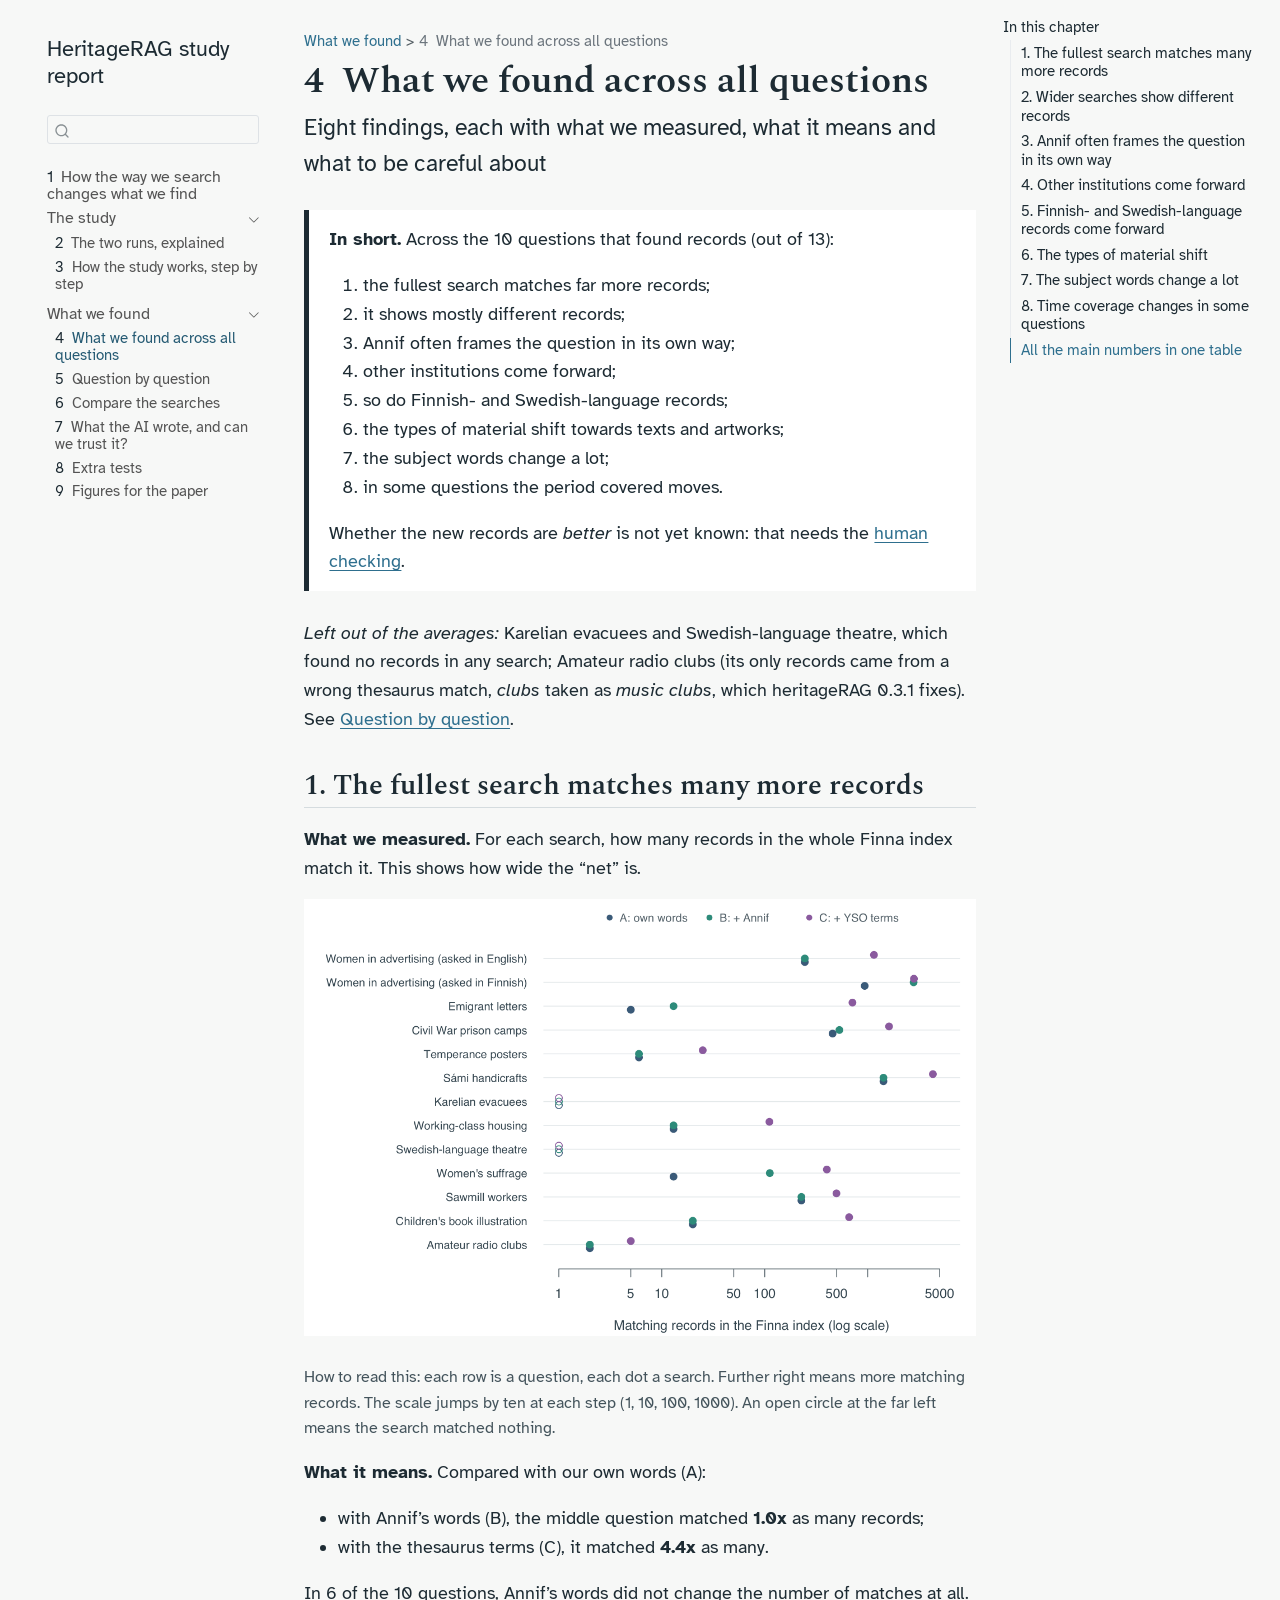
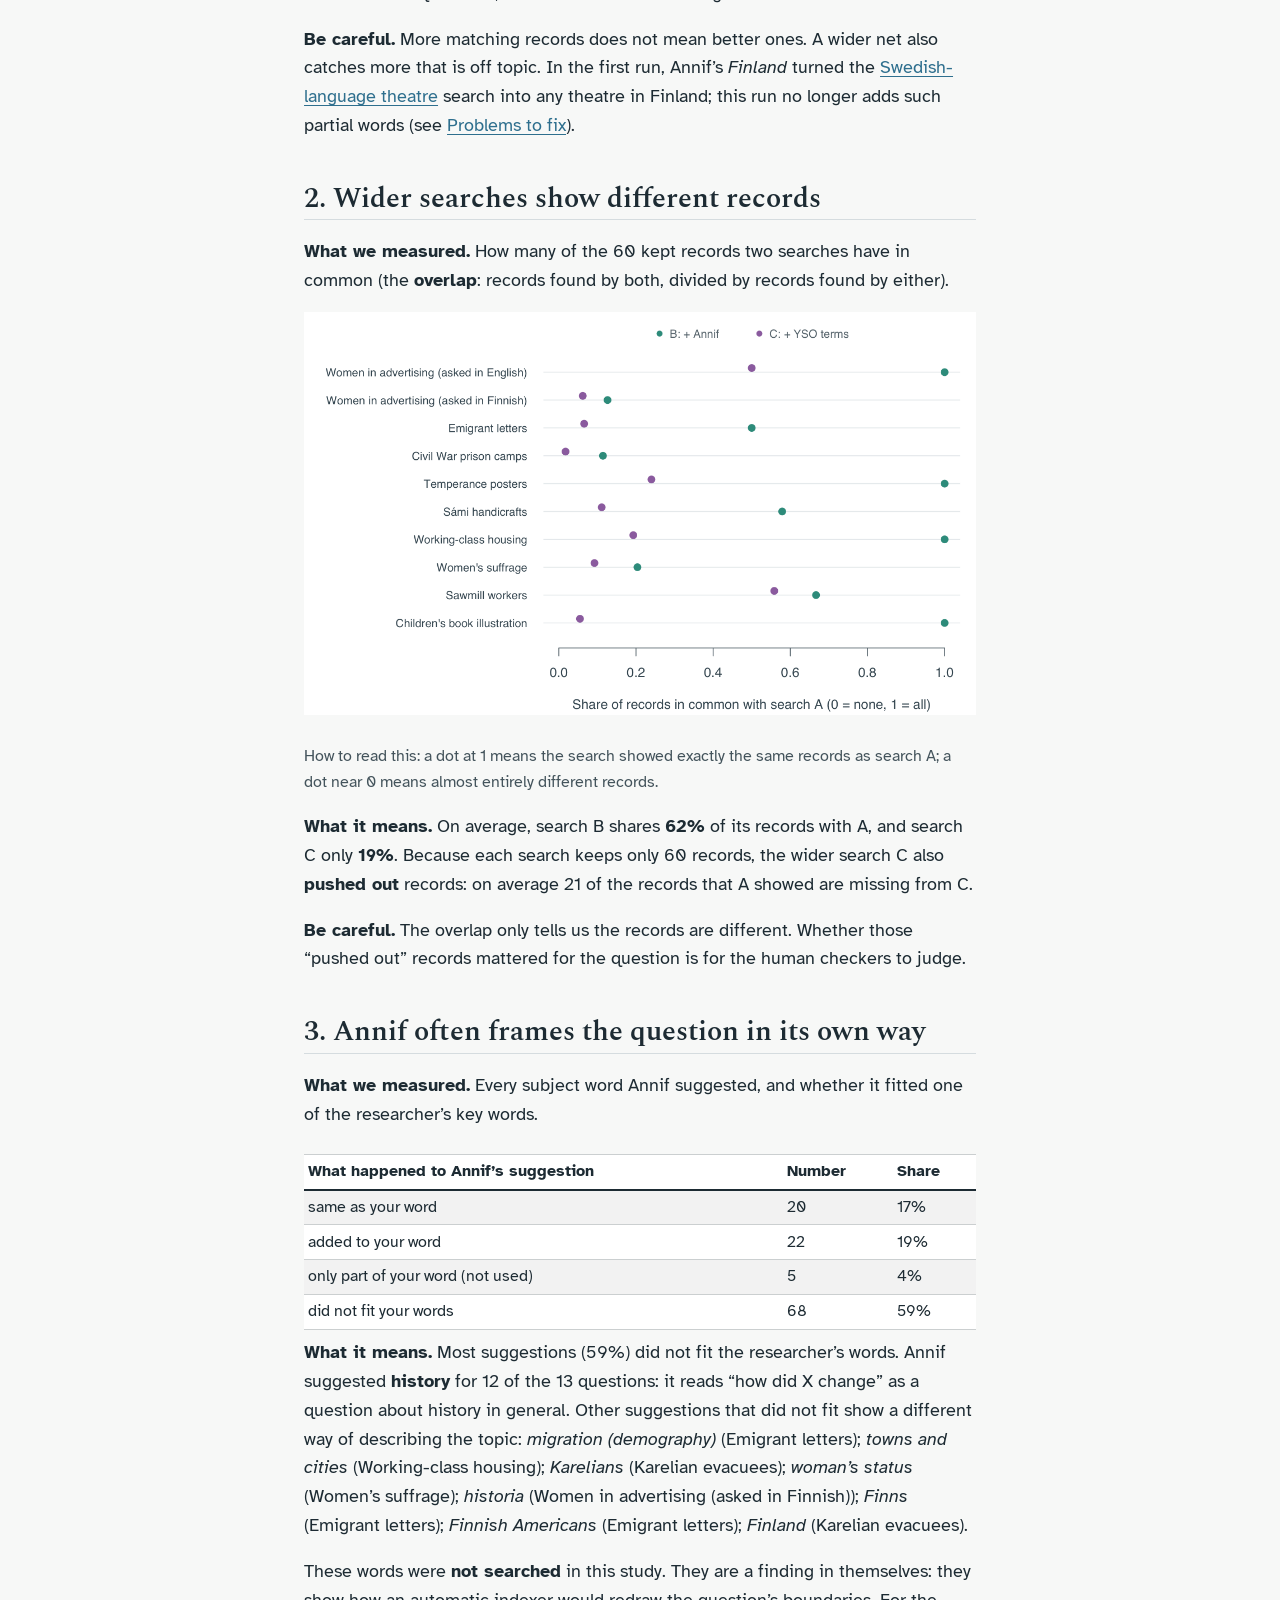
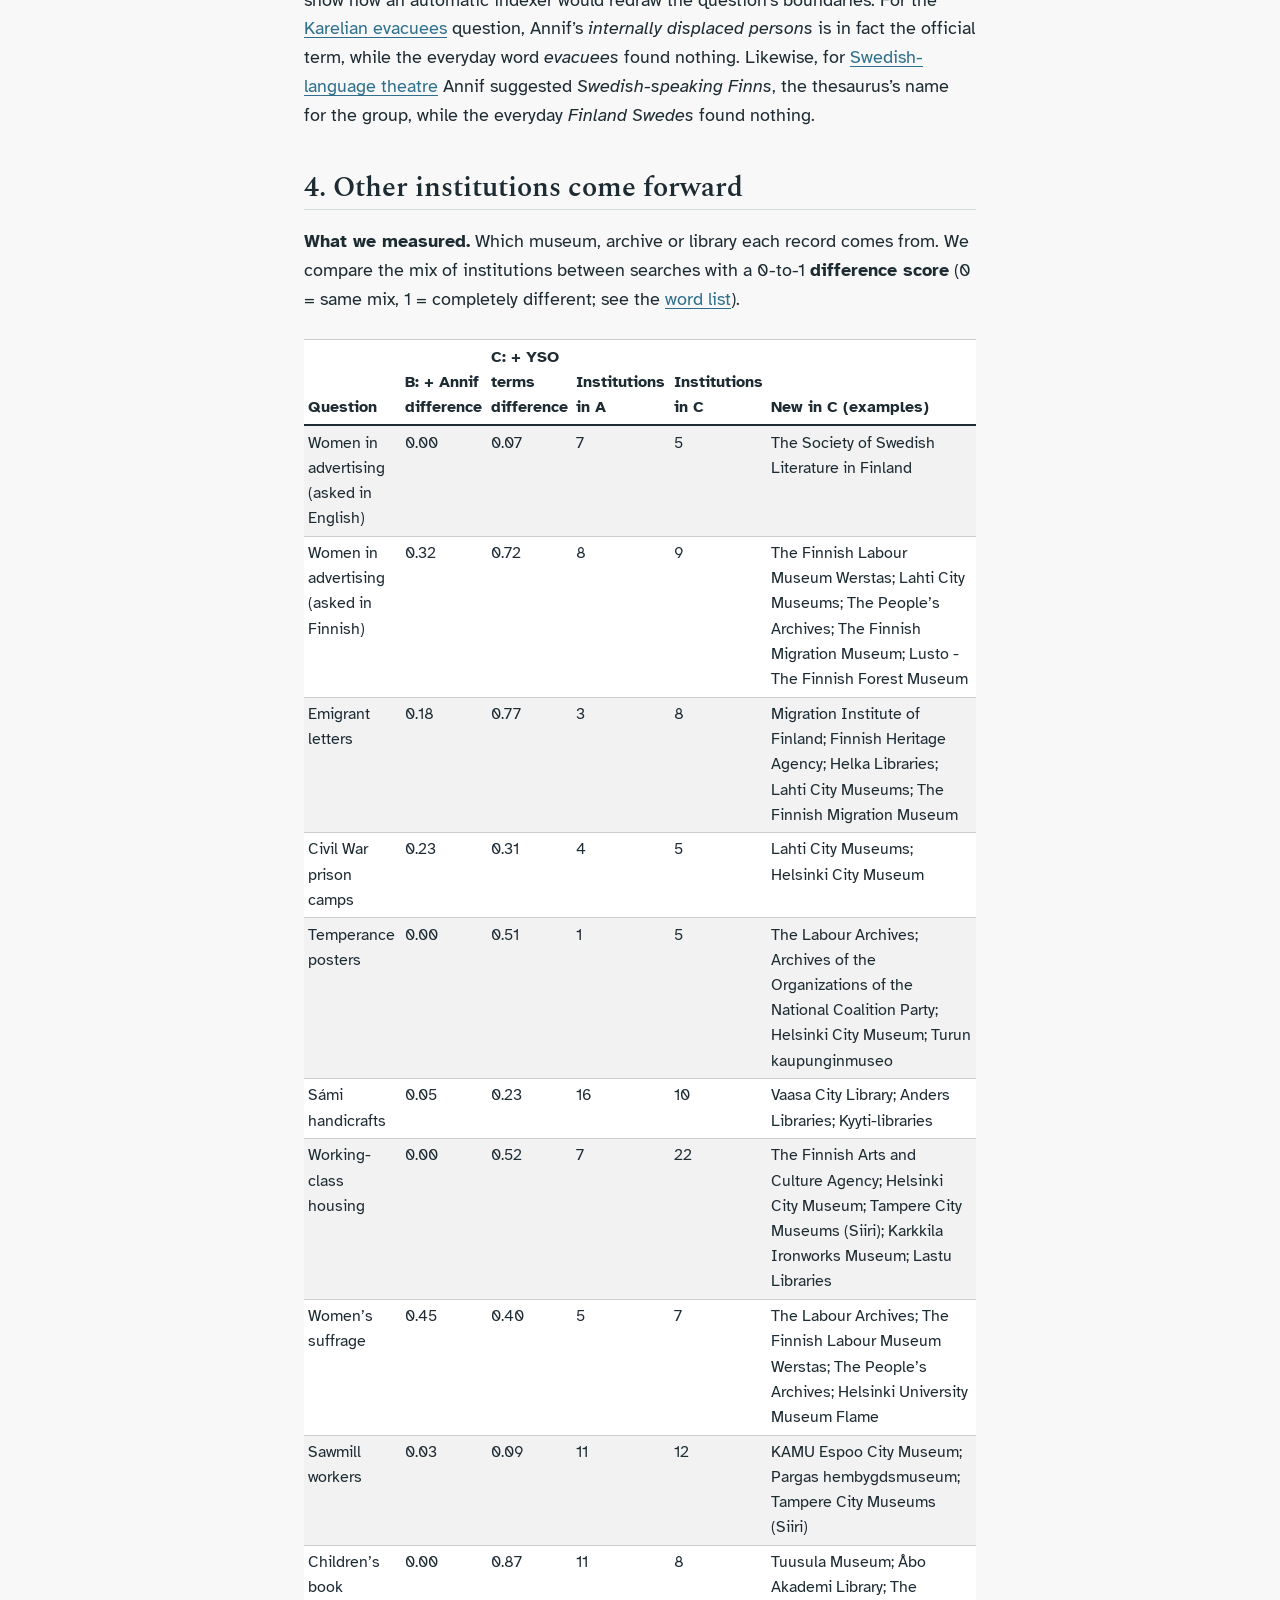
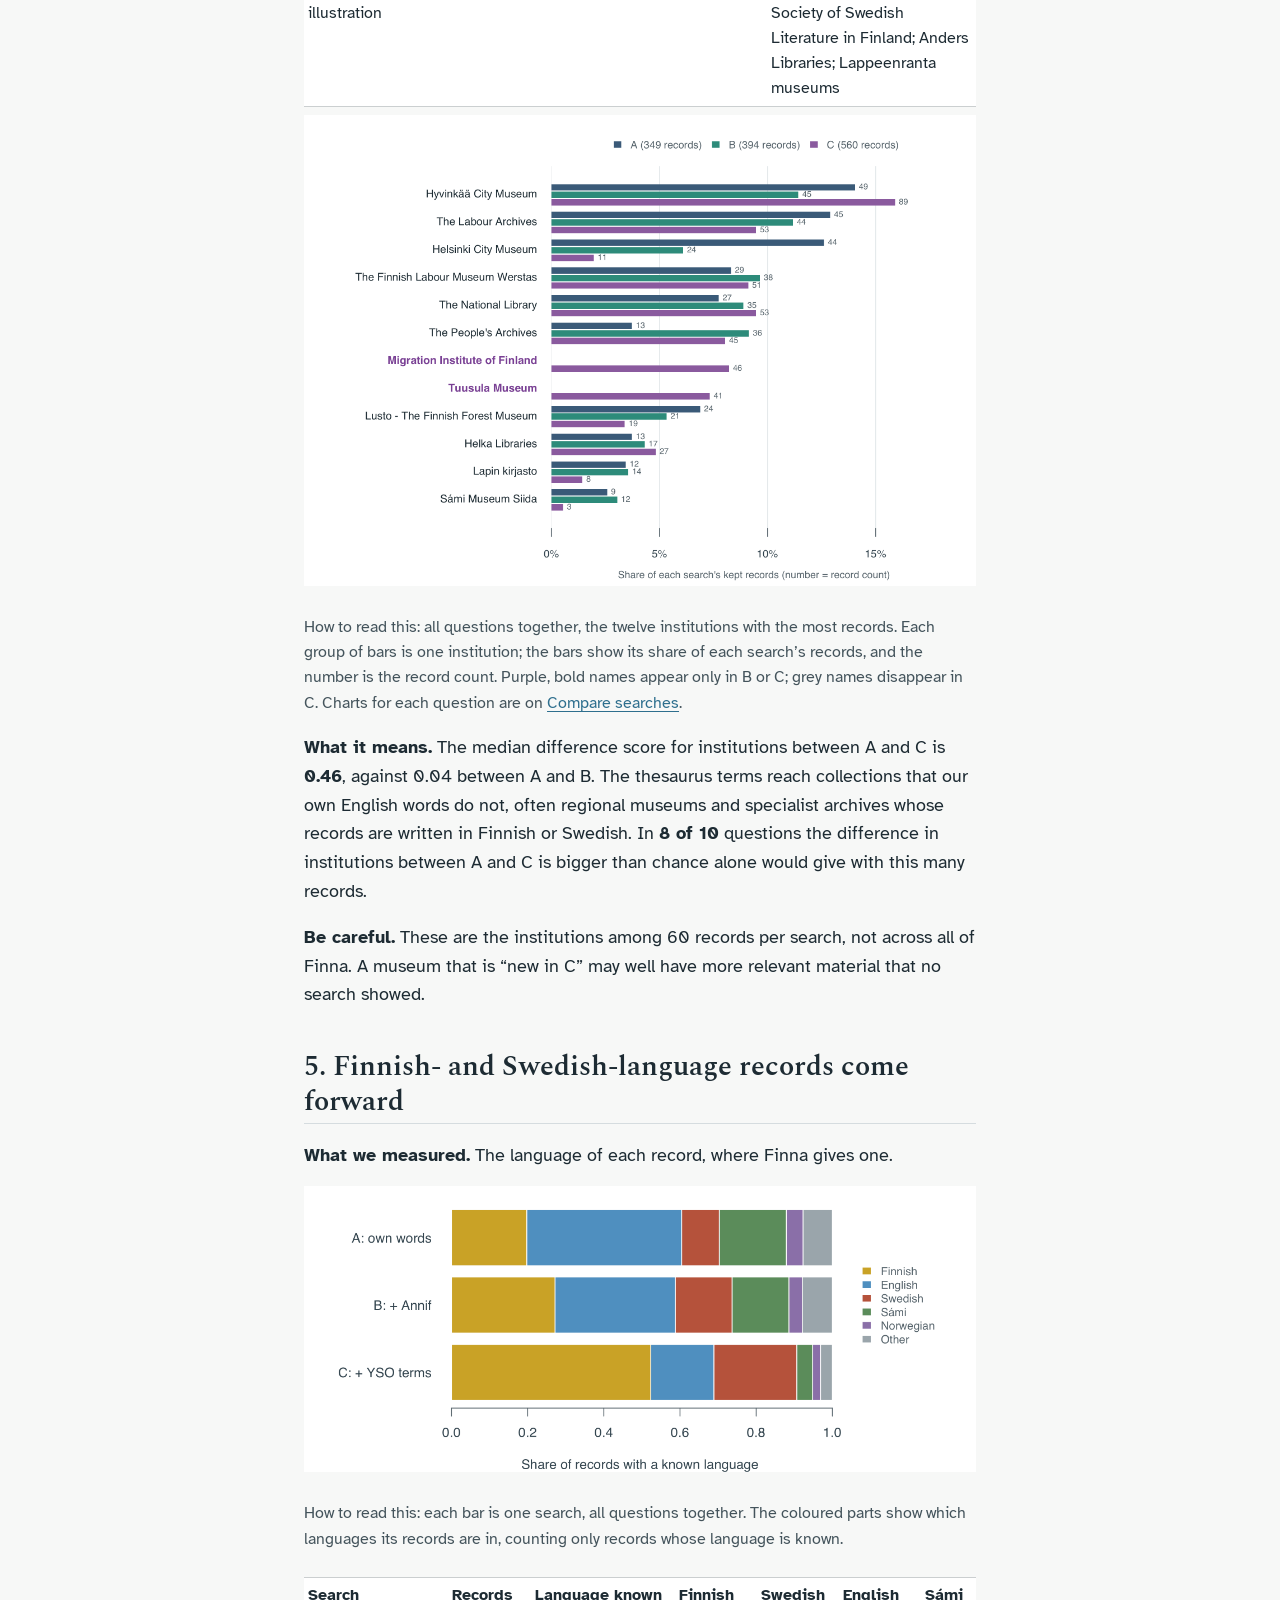
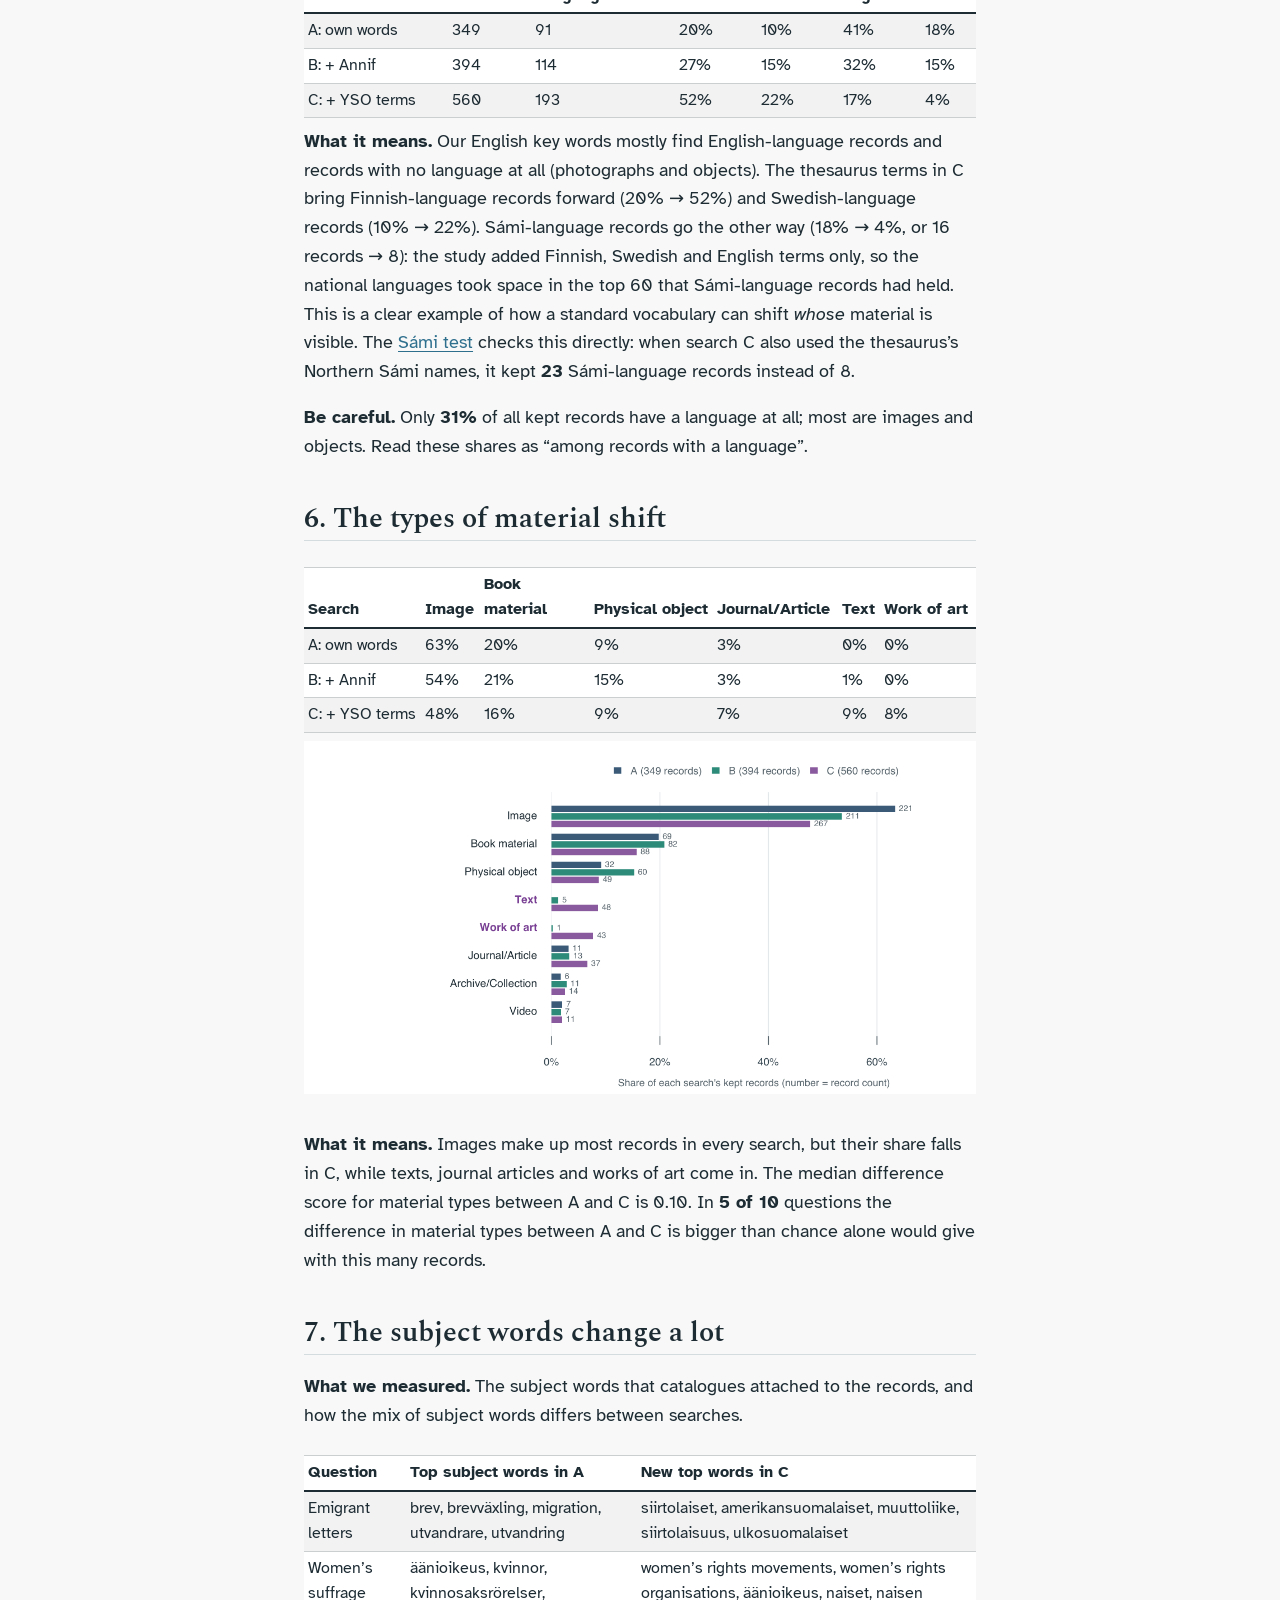
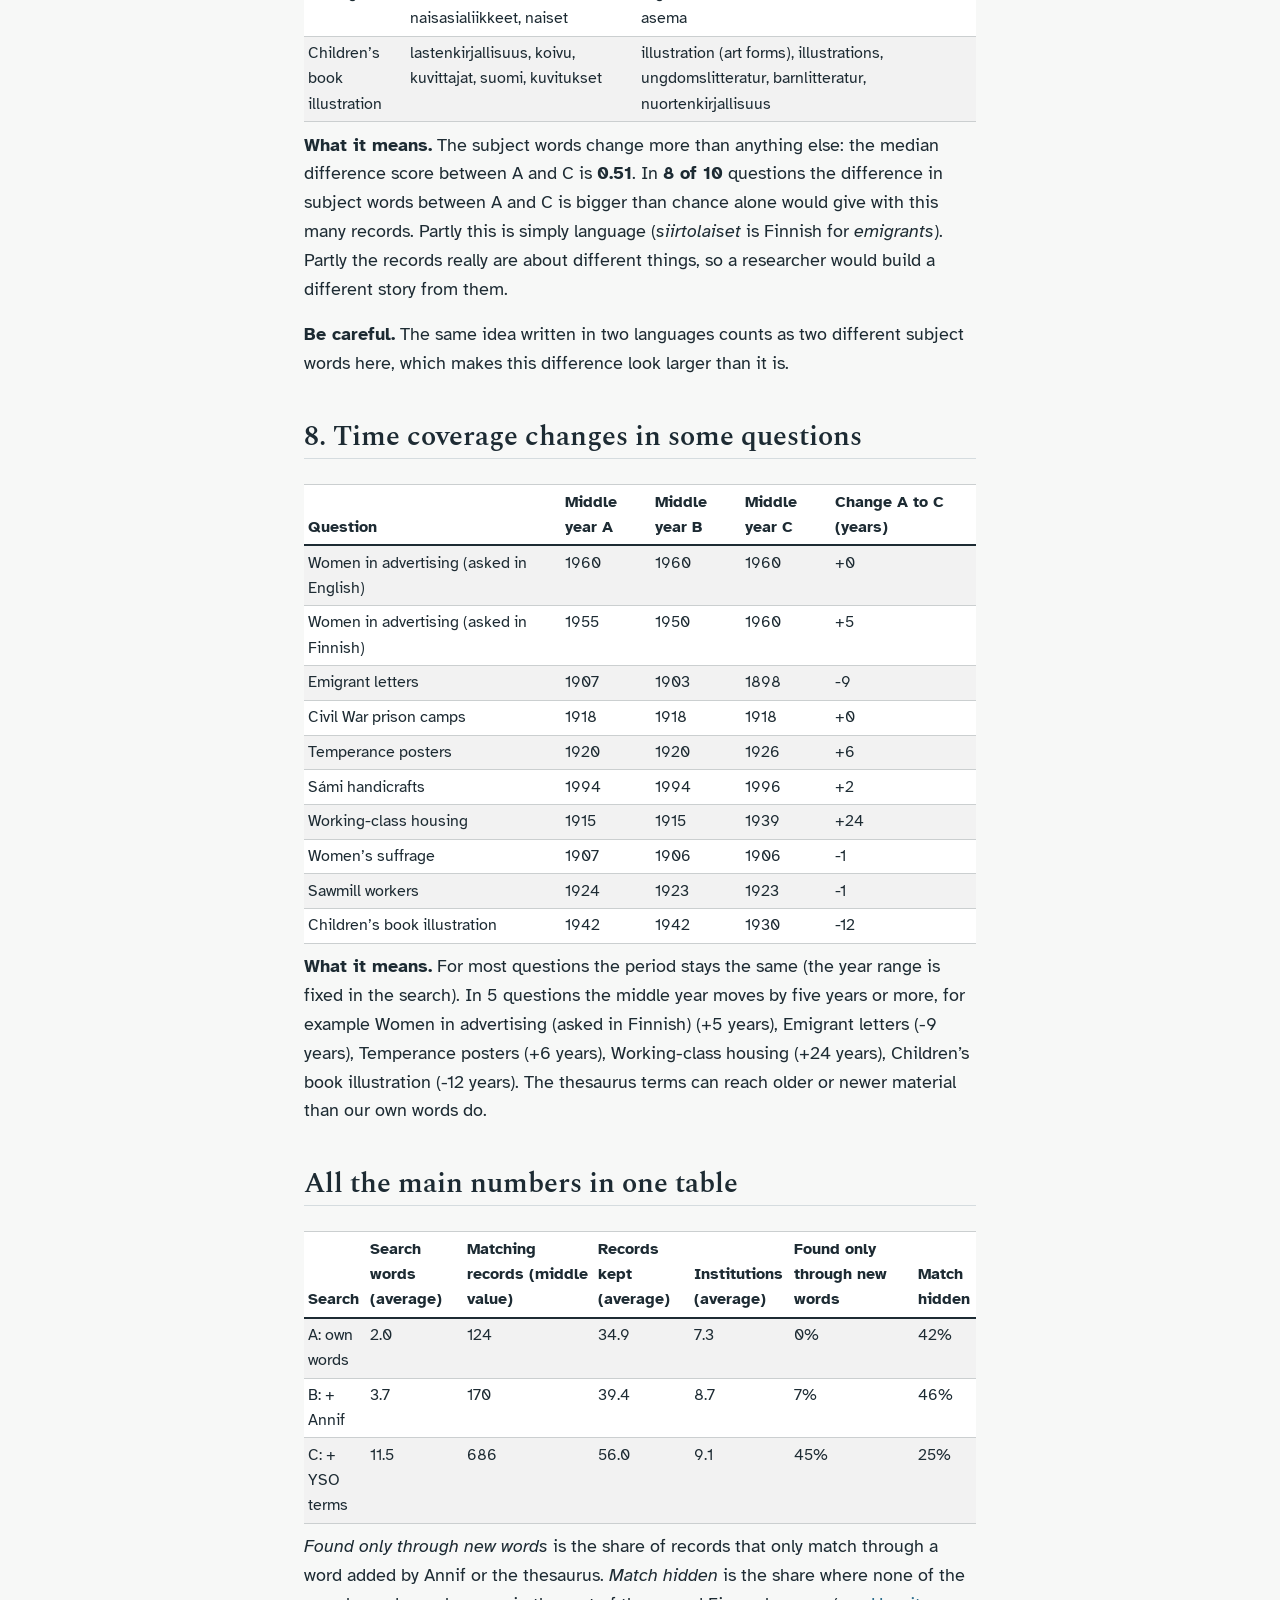
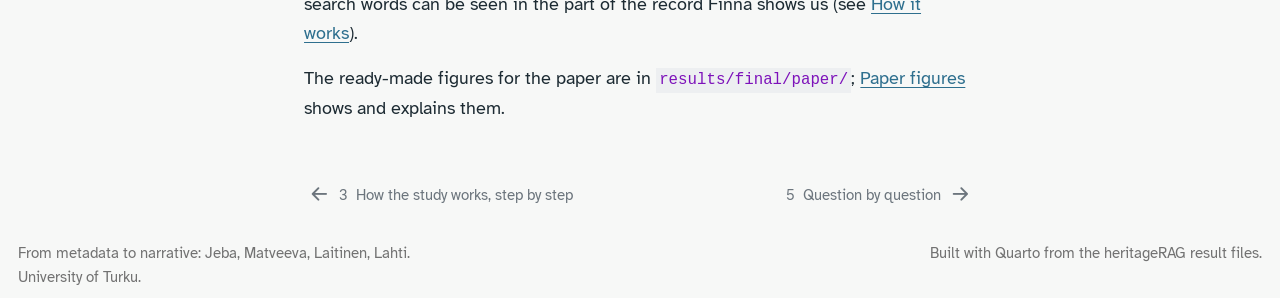
<file: results.html>
<!DOCTYPE html>
<html xmlns="http://www.w3.org/1999/xhtml" lang="en" xml:lang="en"><head>

<meta charset="utf-8">
<meta name="generator" content="quarto-1.10.20">

<meta name="viewport" content="width=device-width, initial-scale=1.0, user-scalable=yes">


<title>4&nbsp; What we found across all questions – HeritageRAG study report</title>
<style>
/* Default styles provided by pandoc.
** See https://pandoc.org/MANUAL.html#variables-for-html for config info.
*/
span.smallcaps{font-variant: small-caps;}
div.columns{display: flex; gap: 1.5em;}
div.column{flex: auto;}
@media screen {
div.columns{gap: min(4vw, 1.5em);}
div.column{overflow-x: auto;}
}
div.hanging-indent{margin-left: 1.5em; text-indent: -1.5em;}
ul.task-list{list-style: none;}
ul.task-list li input[type="checkbox"] {
  width: 0.8em;
  margin: 0 0.8em 0.2em -1em; /* quarto-specific, see https://github.com/quarto-dev/quarto-cli/issues/4556 */ 
  vertical-align: middle;
}
</style>


<script src="site_libs/quarto-nav/quarto-nav.js"></script>
<script src="site_libs/quarto-nav/headroom.min.js"></script>
<script src="site_libs/clipboard/clipboard.min.js"></script>
<script src="site_libs/quarto-search/autocomplete.umd.js"></script>
<script src="site_libs/quarto-search/fuse.min.js"></script>
<script src="site_libs/quarto-search/quarto-search.js"></script>
<meta name="quarto:offset" content="./">
<link href="./questions.html" rel="next">
<link href="./how-it-works.html" rel="prev">
<script src="site_libs/quarto-html/quarto.js" type="module"></script>
<script src="site_libs/quarto-html/tabsets/tabsets.js" type="module"></script>
<script src="site_libs/quarto-html/popper.min.js"></script>
<script src="site_libs/quarto-html/tippy.umd.min.js"></script>
<script src="site_libs/quarto-html/anchor.min.js"></script>
<link href="site_libs/quarto-html/tippy.css" rel="stylesheet">
<link href="site_libs/quarto-html/quarto-syntax-highlighting-17888a1159294d3eb470f19f6f52f5a5.css" rel="stylesheet" id="quarto-text-highlighting-styles">
<script src="site_libs/bootstrap/bootstrap.min.js"></script>
<link href="site_libs/bootstrap/bootstrap-icons.css" rel="stylesheet">
<link href="site_libs/bootstrap/bootstrap-a53c764061a324549f5579b988345580.min.css" rel="stylesheet" append-hash="true" id="quarto-bootstrap" data-mode="light">
<script id="quarto-search-options" type="application/json">{
  "location": "sidebar",
  "copy-button": false,
  "collapse-after": 3,
  "panel-placement": "start",
  "type": "textbox",
  "limit": 50,
  "keyboard-shortcut": [
    "f",
    "/",
    "s"
  ],
  "show-item-context": false,
  "language": {
    "search-no-results-text": "No results",
    "search-matching-documents-text": "matching documents",
    "search-copy-link-title": "Copy link to search",
    "search-hide-matches-text": "Hide additional matches",
    "search-more-match-text": "more match in this document",
    "search-more-matches-text": "more matches in this document",
    "search-clear-button-title": "Clear",
    "search-text-placeholder": "",
    "search-detached-cancel-button-title": "Cancel",
    "search-submit-button-title": "Submit",
    "search-label": "Search"
  }
}</script>
<style>html{ scroll-behavior: smooth; }</style>


</head>

<body class="nav-sidebar floating quarto-light">

<div id="quarto-search-results"></div>
  <header id="quarto-header" class="headroom fixed-top">
  <nav class="quarto-secondary-nav">
    <div class="container-fluid d-flex">
      <button type="button" class="quarto-btn-toggle btn" data-bs-toggle="collapse" role="button" data-bs-target=".quarto-sidebar-collapse-item" aria-controls="quarto-sidebar" aria-expanded="false" aria-label="Toggle sidebar navigation" onclick="if (window.quartoToggleHeadroom) { window.quartoToggleHeadroom(); }">
        <i class="bi bi-layout-text-sidebar-reverse"></i>
      </button>
        <nav class="quarto-page-breadcrumbs" aria-label="breadcrumb"><ol class="breadcrumb"><li class="breadcrumb-item"><a href="./results.html">What we found</a></li><li class="breadcrumb-item"><a href="./results.html"><span class="chapter-number">4</span>&nbsp; <span class="chapter-title">What we found across all questions</span></a></li></ol></nav>
        <a class="flex-grow-1" role="navigation" data-bs-toggle="collapse" data-bs-target=".quarto-sidebar-collapse-item" aria-controls="quarto-sidebar" aria-expanded="false" aria-label="Toggle sidebar navigation" onclick="if (window.quartoToggleHeadroom) { window.quartoToggleHeadroom(); }">      
        </a>
      <button type="button" class="btn quarto-search-button" aria-label="Search" onclick="window.quartoOpenSearch();">
        <i class="bi bi-search"></i>
      </button>
    </div>
  </nav>
</header>
<!-- content -->
<div id="quarto-content" class="quarto-container page-columns page-rows-contents page-layout-article">
<!-- sidebar -->
  <nav id="quarto-sidebar" class="sidebar collapse collapse-horizontal quarto-sidebar-collapse-item sidebar-navigation floating overflow-auto">
    <div class="pt-lg-2 mt-2 text-left sidebar-header">
    <div class="sidebar-title mb-0 py-0">
      <a href="./">HeritageRAG study report</a> 
    </div>
      </div>
        <div class="mt-2 flex-shrink-0 align-items-center">
        <div class="sidebar-search">
        <div id="quarto-search" class="" title="Search"></div>
        </div>
        </div>
    <div class="sidebar-menu-container"> 
    <ul class="list-unstyled mt-1">
        <li class="sidebar-item">
  <div class="sidebar-item-container"> 
  <a href="./index.html" class="sidebar-item-text sidebar-link">
 <span class="menu-text"><span class="chapter-number">1</span>&nbsp; <span class="chapter-title">How the way we search changes what we find</span></span></a>
  </div>
</li>
        <li class="sidebar-item sidebar-item-section">
      <div class="sidebar-item-container"> 
            <a class="sidebar-item-text sidebar-link text-start" data-bs-toggle="collapse" data-bs-target="#quarto-sidebar-section-1" role="navigation" aria-expanded="true">
 <span class="menu-text">The study</span></a>
          <a class="sidebar-item-toggle text-start" data-bs-toggle="collapse" data-bs-target="#quarto-sidebar-section-1" role="navigation" aria-expanded="true" aria-label="Toggle section">
            <i class="bi bi-chevron-right ms-2"></i>
          </a> 
      </div>
      <ul id="quarto-sidebar-section-1" class="collapse list-unstyled sidebar-section depth1 show">  
          <li class="sidebar-item">
  <div class="sidebar-item-container"> 
  <a href="./runs.html" class="sidebar-item-text sidebar-link">
 <span class="menu-text"><span class="chapter-number">2</span>&nbsp; <span class="chapter-title">The two runs, explained</span></span></a>
  </div>
</li>
          <li class="sidebar-item">
  <div class="sidebar-item-container"> 
  <a href="./how-it-works.html" class="sidebar-item-text sidebar-link">
 <span class="menu-text"><span class="chapter-number">3</span>&nbsp; <span class="chapter-title">How the study works, step by step</span></span></a>
  </div>
</li>
      </ul>
  </li>
        <li class="sidebar-item sidebar-item-section">
      <div class="sidebar-item-container"> 
            <a class="sidebar-item-text sidebar-link text-start" data-bs-toggle="collapse" data-bs-target="#quarto-sidebar-section-2" role="navigation" aria-expanded="true">
 <span class="menu-text">What we found</span></a>
          <a class="sidebar-item-toggle text-start" data-bs-toggle="collapse" data-bs-target="#quarto-sidebar-section-2" role="navigation" aria-expanded="true" aria-label="Toggle section">
            <i class="bi bi-chevron-right ms-2"></i>
          </a> 
      </div>
      <ul id="quarto-sidebar-section-2" class="collapse list-unstyled sidebar-section depth1 show">  
          <li class="sidebar-item">
  <div class="sidebar-item-container"> 
  <a href="./results.html" class="sidebar-item-text sidebar-link active">
 <span class="menu-text"><span class="chapter-number">4</span>&nbsp; <span class="chapter-title">What we found across all questions</span></span></a>
  </div>
</li>
          <li class="sidebar-item">
  <div class="sidebar-item-container"> 
  <a href="./questions.html" class="sidebar-item-text sidebar-link">
 <span class="menu-text"><span class="chapter-number">5</span>&nbsp; <span class="chapter-title">Question by question</span></span></a>
  </div>
</li>
          <li class="sidebar-item">
  <div class="sidebar-item-container"> 
  <a href="./compare.html" class="sidebar-item-text sidebar-link">
 <span class="menu-text"><span class="chapter-number">6</span>&nbsp; <span class="chapter-title">Compare the searches</span></span></a>
  </div>
</li>
          <li class="sidebar-item">
  <div class="sidebar-item-container"> 
  <a href="./ai-answers.html" class="sidebar-item-text sidebar-link">
 <span class="menu-text"><span class="chapter-number">7</span>&nbsp; <span class="chapter-title">What the AI wrote, and can we trust it?</span></span></a>
  </div>
</li>
          <li class="sidebar-item">
  <div class="sidebar-item-container"> 
  <a href="./extra-tests.html" class="sidebar-item-text sidebar-link">
 <span class="menu-text"><span class="chapter-number">8</span>&nbsp; <span class="chapter-title">Extra tests</span></span></a>
  </div>
</li>
          <li class="sidebar-item">
  <div class="sidebar-item-container"> 
  <a href="./paper-figures.html" class="sidebar-item-text sidebar-link">
 <span class="menu-text"><span class="chapter-number">9</span>&nbsp; <span class="chapter-title">Figures for the paper</span></span></a>
  </div>
</li>
      </ul>
  </li>
    </ul>
    </div>
</nav>
<div id="quarto-sidebar-glass" class="quarto-sidebar-collapse-item" data-bs-toggle="collapse" data-bs-target=".quarto-sidebar-collapse-item"></div>
<!-- margin-sidebar -->
    <div id="quarto-margin-sidebar" class="sidebar margin-sidebar">
        <nav id="TOC" role="doc-toc" class="toc-active">
    <h2 id="toc-title">In this chapter</h2>
   
  <ul class="collapse">
  <li><a href="#the-fullest-search-matches-many-more-records" id="toc-the-fullest-search-matches-many-more-records" class="nav-link active" data-scroll-target="#the-fullest-search-matches-many-more-records">1. The fullest search matches many more records</a></li>
  <li><a href="#wider-searches-show-different-records" id="toc-wider-searches-show-different-records" class="nav-link" data-scroll-target="#wider-searches-show-different-records">2. Wider searches show different records</a></li>
  <li><a href="#annif-often-frames-the-question-in-its-own-way" id="toc-annif-often-frames-the-question-in-its-own-way" class="nav-link" data-scroll-target="#annif-often-frames-the-question-in-its-own-way">3. Annif often frames the question in its own way</a></li>
  <li><a href="#other-institutions-come-forward" id="toc-other-institutions-come-forward" class="nav-link" data-scroll-target="#other-institutions-come-forward">4. Other institutions come forward</a></li>
  <li><a href="#finnish--and-swedish-language-records-come-forward" id="toc-finnish--and-swedish-language-records-come-forward" class="nav-link" data-scroll-target="#finnish--and-swedish-language-records-come-forward">5. Finnish- and Swedish-language records come forward</a></li>
  <li><a href="#the-types-of-material-shift" id="toc-the-types-of-material-shift" class="nav-link" data-scroll-target="#the-types-of-material-shift">6. The types of material shift</a></li>
  <li><a href="#the-subject-words-change-a-lot" id="toc-the-subject-words-change-a-lot" class="nav-link" data-scroll-target="#the-subject-words-change-a-lot">7. The subject words change a lot</a></li>
  <li><a href="#time-coverage-changes-in-some-questions" id="toc-time-coverage-changes-in-some-questions" class="nav-link" data-scroll-target="#time-coverage-changes-in-some-questions">8. Time coverage changes in some questions</a></li>
  <li><a href="#all-the-main-numbers-in-one-table" id="toc-all-the-main-numbers-in-one-table" class="nav-link" data-scroll-target="#all-the-main-numbers-in-one-table">All the main numbers in one table</a></li>
  </ul>
</nav>
    </div>
<!-- main -->
<main class="content" id="quarto-document-content">

<header id="title-block-header" class="quarto-title-block default"><nav class="quarto-page-breadcrumbs quarto-title-breadcrumbs d-none d-lg-block" aria-label="breadcrumb"><ol class="breadcrumb"><li class="breadcrumb-item"><a href="./results.html">What we found</a></li><li class="breadcrumb-item"><a href="./results.html"><span class="chapter-number">4</span>&nbsp; <span class="chapter-title">What we found across all questions</span></a></li></ol></nav>
<div class="quarto-title">
<h1 class="title"><span class="chapter-number">4</span>&nbsp; <span class="chapter-title">What we found across all questions</span></h1>
<p class="subtitle lead">Eight findings, each with what we measured, what it means and what to be careful about</p>
</div>



<div class="quarto-title-meta">

    
  
    
  </div>
  


</header>


<div class="in-short">
<p><strong>In short.</strong> Across the 10 questions that found records (out of 13):</p>
<ol type="1">
<li>the fullest search matches far more records;</li>
<li>it shows mostly different records;</li>
<li>Annif often frames the question in its own way;</li>
<li>other institutions come forward;</li>
<li>so do Finnish- and Swedish-language records;</li>
<li>the types of material shift towards texts and artworks;</li>
<li>the subject words change a lot;</li>
<li>in some questions the period covered moves.</li>
</ol>
<p>Whether the new records are <em>better</em> is not yet known: that needs the <a href="human-check.qmd">human checking</a>.</p>
</div>
<p><em>Left out of the averages:</em> Karelian evacuees and Swedish-language theatre, which found no records in any search; Amateur radio clubs (its only records came from a wrong thesaurus match, <em>clubs</em> taken as <em>music clubs</em>, which heritageRAG 0.3.1 fixes). See <a href="./questions.html">Question by question</a>.</p>
<section id="the-fullest-search-matches-many-more-records" class="level2">
<h2 class="anchored" data-anchor-id="the-fullest-search-matches-many-more-records">1. The fullest search matches many more records</h2>
<p><strong>What we measured.</strong> For each search, how many records in the whole Finna index match it. This shows how wide the “net” is.</p>
<div class="cell" data-layout-align="left">
<div class="cell-output-display">
<div class="quarto-figure quarto-figure-left">
<figure class="figure">
<p><img src="results_files/figure-html/unnamed-chunk-2-1.png" class="img-fluid quarto-figure quarto-figure-left figure-img" alt="Dot chart: matching records in Finna for searches A, B and C, per question, on a log scale." width="1200"></p>
</figure>
</div>
</div>
</div>
<p class="how-to-read">
How to read this: each row is a question, each dot a search. Further right means more matching records. The scale jumps by ten at each step (1, 10, 100, 1000). An open circle at the far left means the search matched nothing.
</p>
<p><strong>What it means.</strong> Compared with our own words (A):</p>
<ul>
<li>with Annif’s words (B), the middle question matched <strong>1.0x</strong> as many records;</li>
<li>with the thesaurus terms (C), it matched <strong>4.4x</strong> as many.</li>
</ul>
<p>In 6 of the 10 questions, Annif’s words did not change the number of matches at all.</p>
<p><strong>Be careful.</strong> More matching records does not mean better ones. A wider net also catches more that is off topic. In the first run, Annif’s <em>Finland</em> turned the <a href="./questions.html#finland-swedish-theatre">Swedish-language theatre</a> search into any theatre in Finland; this run no longer adds such partial words (see <a href="problems.qmd">Problems to fix</a>).</p>
</section>
<section id="wider-searches-show-different-records" class="level2">
<h2 class="anchored" data-anchor-id="wider-searches-show-different-records">2. Wider searches show different records</h2>
<p><strong>What we measured.</strong> How many of the 60 kept records two searches have in common (the <strong>overlap</strong>: records found by both, divided by records found by either).</p>
<div class="cell" data-layout-align="left">
<div class="cell-output-display">
<div class="quarto-figure quarto-figure-left">
<figure class="figure">
<p><img src="results_files/figure-html/unnamed-chunk-3-1.png" class="img-fluid quarto-figure quarto-figure-left figure-img" alt="Dot chart: overlap of search B and search C with search A, per question." width="1200"></p>
</figure>
</div>
</div>
</div>
<p class="how-to-read">
How to read this: a dot at 1 means the search showed exactly the same records as search A; a dot near 0 means almost entirely different records.
</p>
<p><strong>What it means.</strong> On average, search B shares <strong>62%</strong> of its records with A, and search C only <strong>19%</strong>. Because each search keeps only 60 records, the wider search C also <strong>pushed out</strong> records: on average 21 of the records that A showed are missing from C.</p>
<p><strong>Be careful.</strong> The overlap only tells us the records are different. Whether those “pushed out” records mattered for the question is for the human checkers to judge.</p>
</section>
<section id="annif-often-frames-the-question-in-its-own-way" class="level2">
<h2 class="anchored" data-anchor-id="annif-often-frames-the-question-in-its-own-way">3. Annif often frames the question in its own way</h2>
<p><strong>What we measured.</strong> Every subject word Annif suggested, and whether it fitted one of the researcher’s key words.</p>
<div class="cell" data-layout-align="left">
<div class="cell-output-display">
<table class="caption-top table table-sm table-striped small">
<thead>
<tr class="header">
<th>What happened to Annif’s suggestion</th>
<th>Number</th>
<th>Share</th>
</tr>
</thead>
<tbody>
<tr class="odd">
<td>same as your word</td>
<td>20</td>
<td>17%</td>
</tr>
<tr class="even">
<td>added to your word</td>
<td>22</td>
<td>19%</td>
</tr>
<tr class="odd">
<td>only part of your word (not used)</td>
<td>5</td>
<td>4%</td>
</tr>
<tr class="even">
<td>did not fit your words</td>
<td>68</td>
<td>59%</td>
</tr>
</tbody>
</table>
</div>
</div>
<p><strong>What it means.</strong> Most suggestions (59%) did not fit the researcher’s words. Annif suggested <strong>history</strong> for 12 of the 13 questions: it reads “how did X change” as a question about history in general. Other suggestions that did not fit show a different way of describing the topic: <em>migration (demography)</em> (Emigrant letters); <em>towns and cities</em> (Working-class housing); <em>Karelians</em> (Karelian evacuees); <em>woman’s status</em> (Women’s suffrage); <em>historia</em> (Women in advertising (asked in Finnish)); <em>Finns</em> (Emigrant letters); <em>Finnish Americans</em> (Emigrant letters); <em>Finland</em> (Karelian evacuees).</p>
<p>These words were <strong>not searched</strong> in this study. They are a finding in themselves: they show how an automatic indexer would redraw the question’s boundaries. For the <a href="./questions.html#karelian-evacuees">Karelian evacuees</a> question, Annif’s <em>internally displaced persons</em> is in fact the official term, while the everyday word <em>evacuees</em> found nothing. Likewise, for <a href="./questions.html#finland-swedish-theatre">Swedish-language theatre</a> Annif suggested <em>Swedish-speaking Finns</em>, the thesaurus’s name for the group, while the everyday <em>Finland Swedes</em> found nothing.</p>
</section>
<section id="other-institutions-come-forward" class="level2">
<h2 class="anchored" data-anchor-id="other-institutions-come-forward">4. Other institutions come forward</h2>
<p><strong>What we measured.</strong> Which museum, archive or library each record comes from. We compare the mix of institutions between searches with a 0-to-1 <strong>difference score</strong> (0 = same mix, 1 = completely different; see the <a href="./how-it-works.html#words-used-in-this-report">word list</a>).</p>
<div class="cell" data-layout-align="left">
<div class="cell-output-display">
<table class="caption-top table table-sm table-striped small">
<colgroup>
<col style="width: 15%">
<col style="width: 8%">
<col style="width: 9%">
<col style="width: 6%">
<col style="width: 6%">
<col style="width: 52%">
</colgroup>
<thead>
<tr class="header">
<th>Question</th>
<th>B: + Annif difference</th>
<th>C: + YSO terms difference</th>
<th>Institutions in A</th>
<th>Institutions in C</th>
<th>New in C (examples)</th>
</tr>
</thead>
<tbody>
<tr class="odd">
<td>Women in advertising (asked in English)</td>
<td>0.00</td>
<td>0.07</td>
<td>7</td>
<td>5</td>
<td>The Society of Swedish Literature in Finland</td>
</tr>
<tr class="even">
<td>Women in advertising (asked in Finnish)</td>
<td>0.32</td>
<td>0.72</td>
<td>8</td>
<td>9</td>
<td>The Finnish Labour Museum Werstas; Lahti City Museums; The People’s Archives; The Finnish Migration Museum; Lusto - The Finnish Forest Museum</td>
</tr>
<tr class="odd">
<td>Emigrant letters</td>
<td>0.18</td>
<td>0.77</td>
<td>3</td>
<td>8</td>
<td>Migration Institute of Finland; Finnish Heritage Agency; Helka Libraries; Lahti City Museums; The Finnish Migration Museum</td>
</tr>
<tr class="even">
<td>Civil War prison camps</td>
<td>0.23</td>
<td>0.31</td>
<td>4</td>
<td>5</td>
<td>Lahti City Museums; Helsinki City Museum</td>
</tr>
<tr class="odd">
<td>Temperance posters</td>
<td>0.00</td>
<td>0.51</td>
<td>1</td>
<td>5</td>
<td>The Labour Archives; Archives of the Organizations of the National Coalition Party; Helsinki City Museum; Turun kaupunginmuseo</td>
</tr>
<tr class="even">
<td>Sámi handicrafts</td>
<td>0.05</td>
<td>0.23</td>
<td>16</td>
<td>10</td>
<td>Vaasa City Library; Anders Libraries; Kyyti-libraries</td>
</tr>
<tr class="odd">
<td>Working-class housing</td>
<td>0.00</td>
<td>0.52</td>
<td>7</td>
<td>22</td>
<td>The Finnish Arts and Culture Agency; Helsinki City Museum; Tampere City Museums (Siiri); Karkkila Ironworks Museum; Lastu Libraries</td>
</tr>
<tr class="even">
<td>Women’s suffrage</td>
<td>0.45</td>
<td>0.40</td>
<td>5</td>
<td>7</td>
<td>The Labour Archives; The Finnish Labour Museum Werstas; The People’s Archives; Helsinki University Museum Flame</td>
</tr>
<tr class="odd">
<td>Sawmill workers</td>
<td>0.03</td>
<td>0.09</td>
<td>11</td>
<td>12</td>
<td>KAMU Espoo City Museum; Pargas hembygdsmuseum; Tampere City Museums (Siiri)</td>
</tr>
<tr class="even">
<td>Children’s book illustration</td>
<td>0.00</td>
<td>0.87</td>
<td>11</td>
<td>8</td>
<td>Tuusula Museum; Åbo Akademi Library; The Society of Swedish Literature in Finland; Anders Libraries; Lappeenranta museums</td>
</tr>
</tbody>
</table>
</div>
</div>
<div class="cell" data-layout-align="left">
<div class="cell-output-display">
<div class="quarto-figure quarto-figure-left">
<figure class="figure">
<p><img src="results_files/figure-html/unnamed-chunk-6-1.png" class="img-fluid quarto-figure quarto-figure-left figure-img" alt="Grouped bar chart: the 12 institutions with most records, share of records in searches A, B and C, all questions together." width="1200"></p>
</figure>
</div>
</div>
</div>
<p class="how-to-read">
How to read this: all questions together, the twelve institutions with the most records. Each group of bars is one institution; the bars show its share of each search’s records, and the number is the record count. Purple, bold names appear only in B or C; grey names disappear in C. Charts for each question are on <a href="./compare.html">Compare searches</a>.
</p>
<p><strong>What it means.</strong> The median difference score for institutions between A and C is <strong>0.46</strong>, against 0.04 between A and B. The thesaurus terms reach collections that our own English words do not, often regional museums and specialist archives whose records are written in Finnish or Swedish. In <strong>8 of 10</strong> questions the difference in institutions between A and C is bigger than chance alone would give with this many records.</p>
<p><strong>Be careful.</strong> These are the institutions among 60 records per search, not across all of Finna. A museum that is “new in C” may well have more relevant material that no search showed.</p>
</section>
<section id="finnish--and-swedish-language-records-come-forward" class="level2">
<h2 class="anchored" data-anchor-id="finnish--and-swedish-language-records-come-forward">5. Finnish- and Swedish-language records come forward</h2>
<p><strong>What we measured.</strong> The language of each record, where Finna gives one.</p>
<div class="cell" data-layout-align="left">
<div class="cell-output-display">
<div class="quarto-figure quarto-figure-left">
<figure class="figure">
<p><img src="results_files/figure-html/unnamed-chunk-7-1.png" class="img-fluid quarto-figure quarto-figure-left figure-img" alt="Stacked bars: languages of records with a known language, per search, all questions together." width="1200"></p>
</figure>
</div>
</div>
</div>
<p class="how-to-read">
How to read this: each bar is one search, all questions together. The coloured parts show which languages its records are in, counting only records whose language is known.
</p>
<div class="cell" data-layout-align="left">
<div class="cell-output-display">
<table class="caption-top table table-sm table-striped small">
<colgroup>
<col style="width: 21%">
<col style="width: 12%">
<col style="width: 21%">
<col style="width: 12%">
<col style="width: 12%">
<col style="width: 12%">
<col style="width: 8%">
</colgroup>
<thead>
<tr class="header">
<th>Search</th>
<th>Records</th>
<th>Language known</th>
<th>Finnish</th>
<th>Swedish</th>
<th>English</th>
<th>Sámi</th>
</tr>
</thead>
<tbody>
<tr class="odd">
<td>A: own words</td>
<td>349</td>
<td>91</td>
<td>20%</td>
<td>10%</td>
<td>41%</td>
<td>18%</td>
</tr>
<tr class="even">
<td>B: + Annif</td>
<td>394</td>
<td>114</td>
<td>27%</td>
<td>15%</td>
<td>32%</td>
<td>15%</td>
</tr>
<tr class="odd">
<td>C: + YSO terms</td>
<td>560</td>
<td>193</td>
<td>52%</td>
<td>22%</td>
<td>17%</td>
<td>4%</td>
</tr>
</tbody>
</table>
</div>
</div>
<p><strong>What it means.</strong> Our English key words mostly find English-language records and records with no language at all (photographs and objects). The thesaurus terms in C bring Finnish-language records forward (20% → 52%) and Swedish-language records (10% → 22%). Sámi-language records go the other way (18% → 4%, or 16 records → 8): the study added Finnish, Swedish and English terms only, so the national languages took space in the top 60 that Sámi-language records had held. This is a clear example of how a standard vocabulary can shift <em>whose</em> material is visible. The <a href="./extra-tests.html">Sámi test</a> checks this directly: when search C also used the thesaurus’s Northern Sámi names, it kept <strong>23</strong> Sámi-language records instead of 8.</p>
<p><strong>Be careful.</strong> Only <strong>31%</strong> of all kept records have a language at all; most are images and objects. Read these shares as “among records with a language”.</p>
</section>
<section id="the-types-of-material-shift" class="level2">
<h2 class="anchored" data-anchor-id="the-types-of-material-shift">6. The types of material shift</h2>
<div class="cell" data-layout-align="left">
<div class="cell-output-display">
<table class="caption-top table table-sm table-striped small">
<colgroup>
<col style="width: 17%">
<col style="width: 7%">
<col style="width: 16%">
<col style="width: 18%">
<col style="width: 18%">
<col style="width: 6%">
<col style="width: 14%">
</colgroup>
<thead>
<tr class="header">
<th>Search</th>
<th>Image</th>
<th>Book material</th>
<th>Physical object</th>
<th>Journal/Article</th>
<th>Text</th>
<th>Work of art</th>
</tr>
</thead>
<tbody>
<tr class="odd">
<td>A: own words</td>
<td>63%</td>
<td>20%</td>
<td>9%</td>
<td>3%</td>
<td>0%</td>
<td>0%</td>
</tr>
<tr class="even">
<td>B: + Annif</td>
<td>54%</td>
<td>21%</td>
<td>15%</td>
<td>3%</td>
<td>1%</td>
<td>0%</td>
</tr>
<tr class="odd">
<td>C: + YSO terms</td>
<td>48%</td>
<td>16%</td>
<td>9%</td>
<td>7%</td>
<td>9%</td>
<td>8%</td>
</tr>
</tbody>
</table>
</div>
</div>
<div class="cell" data-layout-align="left">
<div class="cell-output-display">
<div class="quarto-figure quarto-figure-left">
<figure class="figure">
<p><img src="results_files/figure-html/unnamed-chunk-10-1.png" class="img-fluid quarto-figure quarto-figure-left figure-img" alt="Grouped bar chart: material types, share of records in searches A, B and C, all questions together." width="1200"></p>
</figure>
</div>
</div>
</div>
<p><strong>What it means.</strong> Images make up most records in every search, but their share falls in C, while texts, journal articles and works of art come in. The median difference score for material types between A and C is 0.10. In <strong>5 of 10</strong> questions the difference in material types between A and C is bigger than chance alone would give with this many records.</p>
</section>
<section id="the-subject-words-change-a-lot" class="level2">
<h2 class="anchored" data-anchor-id="the-subject-words-change-a-lot">7. The subject words change a lot</h2>
<p><strong>What we measured.</strong> The subject words that catalogues attached to the records, and how the mix of subject words differs between searches.</p>
<div class="cell" data-layout-align="left">
<div class="cell-output-display">
<table class="caption-top table table-sm table-striped small">
<colgroup>
<col style="width: 15%">
<col style="width: 34%">
<col style="width: 50%">
</colgroup>
<thead>
<tr class="header">
<th>Question</th>
<th>Top subject words in A</th>
<th>New top words in C</th>
</tr>
</thead>
<tbody>
<tr class="odd">
<td>Emigrant letters</td>
<td>brev, brevväxling, migration, utvandrare, utvandring</td>
<td>siirtolaiset, amerikansuomalaiset, muuttoliike, siirtolaisuus, ulkosuomalaiset</td>
</tr>
<tr class="even">
<td>Women’s suffrage</td>
<td>äänioikeus, kvinnor, kvinnosaksrörelser, naisasialiikkeet, naiset</td>
<td>women’s rights movements, women’s rights organisations, äänioikeus, naiset, naisen asema</td>
</tr>
<tr class="odd">
<td>Children’s book illustration</td>
<td>lastenkirjallisuus, koivu, kuvittajat, suomi, kuvitukset</td>
<td>illustration (art forms), illustrations, ungdomslitteratur, barnlitteratur, nuortenkirjallisuus</td>
</tr>
</tbody>
</table>
</div>
</div>
<p><strong>What it means.</strong> The subject words change more than anything else: the median difference score between A and C is <strong>0.51</strong>. In <strong>8 of 10</strong> questions the difference in subject words between A and C is bigger than chance alone would give with this many records. Partly this is simply language (<em>siirtolaiset</em> is Finnish for <em>emigrants</em>). Partly the records really are about different things, so a researcher would build a different story from them.</p>
<p><strong>Be careful.</strong> The same idea written in two languages counts as two different subject words here, which makes this difference look larger than it is.</p>
</section>
<section id="time-coverage-changes-in-some-questions" class="level2">
<h2 class="anchored" data-anchor-id="time-coverage-changes-in-some-questions">8. Time coverage changes in some questions</h2>
<div class="cell" data-layout-align="left">
<div class="cell-output-display">
<table class="caption-top table table-sm table-striped small">
<colgroup>
<col style="width: 37%">
<col style="width: 13%">
<col style="width: 13%">
<col style="width: 13%">
<col style="width: 21%">
</colgroup>
<thead>
<tr class="header">
<th>Question</th>
<th>Middle year A</th>
<th>Middle year B</th>
<th>Middle year C</th>
<th>Change A to C (years)</th>
</tr>
</thead>
<tbody>
<tr class="odd">
<td>Women in advertising (asked in English)</td>
<td>1960</td>
<td>1960</td>
<td>1960</td>
<td>+0</td>
</tr>
<tr class="even">
<td>Women in advertising (asked in Finnish)</td>
<td>1955</td>
<td>1950</td>
<td>1960</td>
<td>+5</td>
</tr>
<tr class="odd">
<td>Emigrant letters</td>
<td>1907</td>
<td>1903</td>
<td>1898</td>
<td>-9</td>
</tr>
<tr class="even">
<td>Civil War prison camps</td>
<td>1918</td>
<td>1918</td>
<td>1918</td>
<td>+0</td>
</tr>
<tr class="odd">
<td>Temperance posters</td>
<td>1920</td>
<td>1920</td>
<td>1926</td>
<td>+6</td>
</tr>
<tr class="even">
<td>Sámi handicrafts</td>
<td>1994</td>
<td>1994</td>
<td>1996</td>
<td>+2</td>
</tr>
<tr class="odd">
<td>Working-class housing</td>
<td>1915</td>
<td>1915</td>
<td>1939</td>
<td>+24</td>
</tr>
<tr class="even">
<td>Women’s suffrage</td>
<td>1907</td>
<td>1906</td>
<td>1906</td>
<td>-1</td>
</tr>
<tr class="odd">
<td>Sawmill workers</td>
<td>1924</td>
<td>1923</td>
<td>1923</td>
<td>-1</td>
</tr>
<tr class="even">
<td>Children’s book illustration</td>
<td>1942</td>
<td>1942</td>
<td>1930</td>
<td>-12</td>
</tr>
</tbody>
</table>
</div>
</div>
<p><strong>What it means.</strong> For most questions the period stays the same (the year range is fixed in the search). In 5 questions the middle year moves by five years or more, for example Women in advertising (asked in Finnish) (+5 years), Emigrant letters (-9 years), Temperance posters (+6 years), Working-class housing (+24 years), Children’s book illustration (-12 years). The thesaurus terms can reach older or newer material than our own words do.</p>
</section>
<section id="all-the-main-numbers-in-one-table" class="level2">
<h2 class="anchored" data-anchor-id="all-the-main-numbers-in-one-table">All the main numbers in one table</h2>
<div class="cell" data-layout-align="left">
<div class="cell-output-display">
<table class="caption-top table table-sm table-striped small">
<colgroup>
<col style="width: 9%">
<col style="width: 14%">
<col style="width: 19%">
<col style="width: 14%">
<col style="width: 14%">
<col style="width: 18%">
<col style="width: 8%">
</colgroup>
<thead>
<tr class="header">
<th>Search</th>
<th>Search words (average)</th>
<th>Matching records (middle value)</th>
<th>Records kept (average)</th>
<th>Institutions (average)</th>
<th>Found only through new words</th>
<th>Match hidden</th>
</tr>
</thead>
<tbody>
<tr class="odd">
<td>A: own words</td>
<td>2.0</td>
<td>124</td>
<td>34.9</td>
<td>7.3</td>
<td>0%</td>
<td>42%</td>
</tr>
<tr class="even">
<td>B: + Annif</td>
<td>3.7</td>
<td>170</td>
<td>39.4</td>
<td>8.7</td>
<td>7%</td>
<td>46%</td>
</tr>
<tr class="odd">
<td>C: + YSO terms</td>
<td>11.5</td>
<td>686</td>
<td>56.0</td>
<td>9.1</td>
<td>45%</td>
<td>25%</td>
</tr>
</tbody>
</table>
</div>
</div>
<p><em>Found only through new words</em> is the share of records that only match through a word added by Annif or the thesaurus. <em>Match hidden</em> is the share where none of the search words can be seen in the part of the record Finna shows us (see <a href="./how-it-works.html#why-was-each-record-found">How it works</a>).</p>
<p>The ready-made figures for the paper are in <code>results/final/paper/</code>; <a href="./paper-figures.html">Paper figures</a> shows and explains them.</p>


</section>

</main> <!-- /main -->
<script id="quarto-html-after-body" type="application/javascript">
  window.document.addEventListener("DOMContentLoaded", function (event) {
    const icon = "";
    const anchorJS = new window.AnchorJS();
    anchorJS.options = {
      placement: 'right',
      icon: icon
    };
    anchorJS.add('.anchored');
    const isCodeAnnotation = (el) => {
      for (const clz of el.classList) {
        if (clz.startsWith('code-annotation-')) {                     
          return true;
        }
      }
      return false;
    }
    const onCopySuccess = function(e) {
      // button target
      const button = e.trigger;
      // don't keep focus
      button.blur();
      // flash "checked"
      button.classList.add('code-copy-button-checked');
      var currentTitle = button.getAttribute("title");
      button.setAttribute("title", "Copied!");
      let tooltip;
      if (window.bootstrap) {
        button.setAttribute("data-bs-toggle", "tooltip");
        button.setAttribute("data-bs-placement", "left");
        button.setAttribute("data-bs-title", "Copied!");
        tooltip = new bootstrap.Tooltip(button, 
          { trigger: "manual", 
            customClass: "code-copy-button-tooltip",
            offset: [0, -8]});
        tooltip.show();    
      }
      setTimeout(function() {
        if (tooltip) {
          tooltip.hide();
          button.removeAttribute("data-bs-title");
          button.removeAttribute("data-bs-toggle");
          button.removeAttribute("data-bs-placement");
        }
        button.setAttribute("title", currentTitle);
        button.classList.remove('code-copy-button-checked');
      }, 1000);
      // clear code selection
      e.clearSelection();
    }
    const getTextToCopy = function(trigger) {
      const outerScaffold = trigger.parentElement.cloneNode(true);
      const codeEl = outerScaffold.querySelector('code');
      for (const childEl of codeEl.children) {
        if (isCodeAnnotation(childEl)) {
          childEl.remove();
        }
      }
      return codeEl.innerText;
    }
    const clipboard = new window.ClipboardJS('.code-copy-button:not([data-in-quarto-modal])', {
      text: getTextToCopy
    });
    clipboard.on('success', onCopySuccess);
    if (window.document.getElementById('quarto-embedded-source-code-modal')) {
      const clipboardModal = new window.ClipboardJS('.code-copy-button[data-in-quarto-modal]', {
        text: getTextToCopy,
        container: window.document.getElementById('quarto-embedded-source-code-modal')
      });
      clipboardModal.on('success', onCopySuccess);
    }
      var localhostRegex = new RegExp(/^(?:http|https):\/\/localhost\:?[0-9]*\//);
      var mailtoRegex = new RegExp(/^mailto:/);
        var filterRegex = new RegExp('/' + window.location.host + '/');
      var isInternal = (href) => {
          return filterRegex.test(href) || localhostRegex.test(href) || mailtoRegex.test(href);
      }
      // Inspect non-navigation links and adorn them if external
     var links = window.document.querySelectorAll('a[href]:not(.nav-link):not(.navbar-brand):not(.toc-action):not(.sidebar-link):not(.sidebar-item-toggle):not(.pagination-link):not(.no-external):not([aria-hidden]):not(.dropdown-item):not(.quarto-navigation-tool):not(.about-link)');
      for (var i=0; i<links.length; i++) {
        const link = links[i];
        if (!isInternal(link.href)) {
          // undo the damage that might have been done by quarto-nav.js in the case of
          // links that we want to consider external
          if (link.dataset.originalHref !== undefined) {
            link.href = link.dataset.originalHref;
          }
            // target, if specified
            link.setAttribute("target", "_blank");
            if (link.getAttribute("rel") === null) {
              link.setAttribute("rel", "noopener");
            }
        }
      }
    function tippyHover(el, contentFn, onTriggerFn, onUntriggerFn) {
      const config = {
        allowHTML: true,
        maxWidth: 500,
        delay: 100,
        arrow: false,
        appendTo: function(el) {
            return el.parentElement;
        },
        interactive: true,
        interactiveBorder: 10,
        theme: 'quarto',
        placement: 'bottom-start',
      };
      if (contentFn) {
        config.content = contentFn;
      }
      if (onTriggerFn) {
        config.onTrigger = onTriggerFn;
      }
      if (onUntriggerFn) {
        config.onUntrigger = onUntriggerFn;
      }
      window.tippy(el, config); 
    }
    const noterefs = window.document.querySelectorAll('a[role="doc-noteref"]');
    for (var i=0; i<noterefs.length; i++) {
      const ref = noterefs[i];
      tippyHover(ref, function() {
        // use id or data attribute instead here
        let href = ref.getAttribute('data-footnote-href') || ref.getAttribute('href');
        try { href = new URL(href).hash; } catch {}
        const id = href.replace(/^#\/?/, "");
        const note = window.document.getElementById(id);
        if (note) {
          return note.innerHTML;
        } else {
          return "";
        }
      });
    }
    const xrefs = window.document.querySelectorAll('a.quarto-xref');
    const processXRef = (id, note) => {
      // Strip column container classes
      const stripColumnClz = (el) => {
        el.classList.remove("page-full", "page-columns");
        if (el.children) {
          for (const child of el.children) {
            stripColumnClz(child);
          }
        }
      }
      stripColumnClz(note)
      if (id === null || id.startsWith('sec-')) {
        // Special case sections, only their first couple elements
        const container = document.createElement("div");
        if (note.children && note.children.length > 2) {
          container.appendChild(note.children[0].cloneNode(true));
          for (let i = 1; i < note.children.length; i++) {
            const child = note.children[i];
            if (child.tagName === "P" && child.innerText === "") {
              continue;
            } else {
              container.appendChild(child.cloneNode(true));
              break;
            }
          }
          if (window.Quarto?.typesetMath) {
            window.Quarto.typesetMath(container);
          }
          return container.innerHTML
        } else {
          if (window.Quarto?.typesetMath) {
            window.Quarto.typesetMath(note);
          }
          return note.innerHTML;
        }
      } else {
        // Remove any anchor links if they are present
        const anchorLink = note.querySelector('a.anchorjs-link');
        if (anchorLink) {
          anchorLink.remove();
        }
        if (window.Quarto?.typesetMath) {
          window.Quarto.typesetMath(note);
        }
        if (note.classList.contains("callout")) {
          return note.outerHTML;
        } else {
          return note.innerHTML;
        }
      }
    }
    for (var i=0; i<xrefs.length; i++) {
      const xref = xrefs[i];
      tippyHover(xref, undefined, function(instance) {
        instance.disable();
        let url = xref.getAttribute('href');
        let hash = undefined; 
        if (url.startsWith('#')) {
          hash = url;
        } else {
          try { hash = new URL(url).hash; } catch {}
        }
        if (hash) {
          const id = hash.replace(/^#\/?/, "");
          const note = window.document.getElementById(id);
          if (note !== null) {
            try {
              const html = processXRef(id, note.cloneNode(true));
              instance.setContent(html);
            } finally {
              instance.enable();
              instance.show();
            }
          } else {
            // See if we can fetch this
            fetch(url.split('#')[0])
            .then(res => res.text())
            .then(html => {
              const parser = new DOMParser();
              const htmlDoc = parser.parseFromString(html, "text/html");
              const note = htmlDoc.getElementById(id);
              if (note !== null) {
                const html = processXRef(id, note);
                instance.setContent(html);
              } 
            }).finally(() => {
              instance.enable();
              instance.show();
            });
          }
        } else {
          // See if we can fetch a full url (with no hash to target)
          // This is a special case and we should probably do some content thinning / targeting
          fetch(url)
          .then(res => res.text())
          .then(html => {
            const parser = new DOMParser();
            const htmlDoc = parser.parseFromString(html, "text/html");
            const note = htmlDoc.querySelector('main.content');
            if (note !== null) {
              // This should only happen for chapter cross references
              // (since there is no id in the URL)
              // remove the first header
              if (note.children.length > 0 && note.children[0].tagName === "HEADER") {
                note.children[0].remove();
              }
              const html = processXRef(null, note);
              instance.setContent(html);
            } 
          }).finally(() => {
            instance.enable();
            instance.show();
          });
        }
      }, function(instance) {
      });
    }
        let selectedAnnoteEl;
        const selectorForAnnotation = ( cell, annotation) => {
          let cellAttr = 'data-code-cell="' + cell + '"';
          let lineAttr = 'data-code-annotation="' +  annotation + '"';
          const selector = 'span[' + cellAttr + '][' + lineAttr + ']';
          return selector;
        }
        const selectCodeLines = (annoteEl) => {
          const doc = window.document;
          const targetCell = annoteEl.getAttribute("data-target-cell");
          const targetAnnotation = annoteEl.getAttribute("data-target-annotation");
          const annoteSpan = window.document.querySelector(selectorForAnnotation(targetCell, targetAnnotation));
          const lines = annoteSpan.getAttribute("data-code-lines").split(",");
          const lineIds = lines.map((line) => {
            return targetCell + "-" + line;
          })
          let top = null;
          let height = null;
          let parent = null;
          if (lineIds.length > 0) {
              //compute the position of the single el (top and bottom and make a div)
              const el = window.document.getElementById(lineIds[0]);
              top = el.offsetTop;
              height = el.offsetHeight;
              parent = el.parentElement.parentElement;
            if (lineIds.length > 1) {
              const lastEl = window.document.getElementById(lineIds[lineIds.length - 1]);
              const bottom = lastEl.offsetTop + lastEl.offsetHeight;
              height = bottom - top;
            }
            if (top !== null && height !== null && parent !== null) {
              // cook up a div (if necessary) and position it 
              let div = window.document.getElementById("code-annotation-line-highlight");
              if (div === null) {
                div = window.document.createElement("div");
                div.setAttribute("id", "code-annotation-line-highlight");
                div.style.position = 'absolute';
                parent.appendChild(div);
              }
              div.style.top = top - 2 + "px";
              div.style.height = height + 4 + "px";
              div.style.left = 0;
              let gutterDiv = window.document.getElementById("code-annotation-line-highlight-gutter");
              if (gutterDiv === null) {
                gutterDiv = window.document.createElement("div");
                gutterDiv.setAttribute("id", "code-annotation-line-highlight-gutter");
                gutterDiv.style.position = 'absolute';
                const codeCell = window.document.getElementById(targetCell);
                const gutter = codeCell.querySelector('.code-annotation-gutter');
                gutter.appendChild(gutterDiv);
              }
              gutterDiv.style.top = top - 2 + "px";
              gutterDiv.style.height = height + 4 + "px";
            }
            selectedAnnoteEl = annoteEl;
          }
        };
        const unselectCodeLines = () => {
          const elementsIds = ["code-annotation-line-highlight", "code-annotation-line-highlight-gutter"];
          elementsIds.forEach((elId) => {
            const div = window.document.getElementById(elId);
            if (div) {
              div.remove();
            }
          });
          selectedAnnoteEl = undefined;
        };
          // Handle positioning of the toggle
      window.addEventListener(
        "resize",
        throttle(() => {
          elRect = undefined;
          if (selectedAnnoteEl) {
            selectCodeLines(selectedAnnoteEl);
          }
        }, 10)
      );
      function throttle(fn, ms) {
      let throttle = false;
      let timer;
        return (...args) => {
          if(!throttle) { // first call gets through
              fn.apply(this, args);
              throttle = true;
          } else { // all the others get throttled
              if(timer) clearTimeout(timer); // cancel #2
              timer = setTimeout(() => {
                fn.apply(this, args);
                timer = throttle = false;
              }, ms);
          }
        };
      }
        // Attach click handler to the DT
        const annoteDls = window.document.querySelectorAll('dt[data-target-cell]');
        for (const annoteDlNode of annoteDls) {
          annoteDlNode.addEventListener('click', (event) => {
            const clickedEl = event.target;
            if (clickedEl !== selectedAnnoteEl) {
              unselectCodeLines();
              const activeEl = window.document.querySelector('dt[data-target-cell].code-annotation-active');
              if (activeEl) {
                activeEl.classList.remove('code-annotation-active');
              }
              selectCodeLines(clickedEl);
              clickedEl.classList.add('code-annotation-active');
            } else {
              // Unselect the line
              unselectCodeLines();
              clickedEl.classList.remove('code-annotation-active');
            }
          });
        }
    const findCites = (el) => {
      const parentEl = el.parentElement;
      if (parentEl) {
        const cites = parentEl.dataset.cites;
        if (cites) {
          return {
            el,
            cites: cites.split(' ')
          };
        } else {
          return findCites(el.parentElement)
        }
      } else {
        return undefined;
      }
    };
    var bibliorefs = window.document.querySelectorAll('a[role="doc-biblioref"]');
    for (var i=0; i<bibliorefs.length; i++) {
      const ref = bibliorefs[i];
      const citeInfo = findCites(ref);
      if (citeInfo) {
        tippyHover(citeInfo.el, function() {
          var popup = window.document.createElement('div');
          citeInfo.cites.forEach(function(cite) {
            var citeDiv = window.document.createElement('div');
            citeDiv.classList.add('hanging-indent');
            citeDiv.classList.add('csl-entry');
            var biblioDiv = window.document.getElementById('ref-' + cite);
            if (biblioDiv) {
              citeDiv.innerHTML = biblioDiv.innerHTML;
            }
            popup.appendChild(citeDiv);
          });
          return popup.innerHTML;
        });
      }
    }
  });
  </script>
<nav class="page-navigation">
  <div class="nav-page nav-page-previous">
      <a href="./how-it-works.html" class="pagination-link" aria-label="How the study works, step by step">
        <i class="bi bi-arrow-left-short"></i> <span class="nav-page-text"><span class="chapter-number">3</span>&nbsp; <span class="chapter-title">How the study works, step by step</span></span>
      </a>          
  </div>
  <div class="nav-page nav-page-next">
      <a href="./questions.html" class="pagination-link" aria-label="Question by question">
        <span class="nav-page-text"><span class="chapter-number">5</span>&nbsp; <span class="chapter-title">Question by question</span></span> <i class="bi bi-arrow-right-short"></i>
      </a>
  </div>
</nav>
</div> <!-- /content -->
<footer class="footer">
  <div class="nav-footer">
    <div class="nav-footer-left">
<p>From metadata to narrative: Jeba, Matveeva, Laitinen, Lahti. University of Turku.</p>
</div>   
    <div class="nav-footer-center">
      &nbsp;
    </div>
    <div class="nav-footer-right">
<p>Built with Quarto from the heritageRAG result files.</p>
</div>
  </div>
</footer>




<script src="site_libs/quarto-html/zenscroll-min.js"></script>
</body></html>
</file>
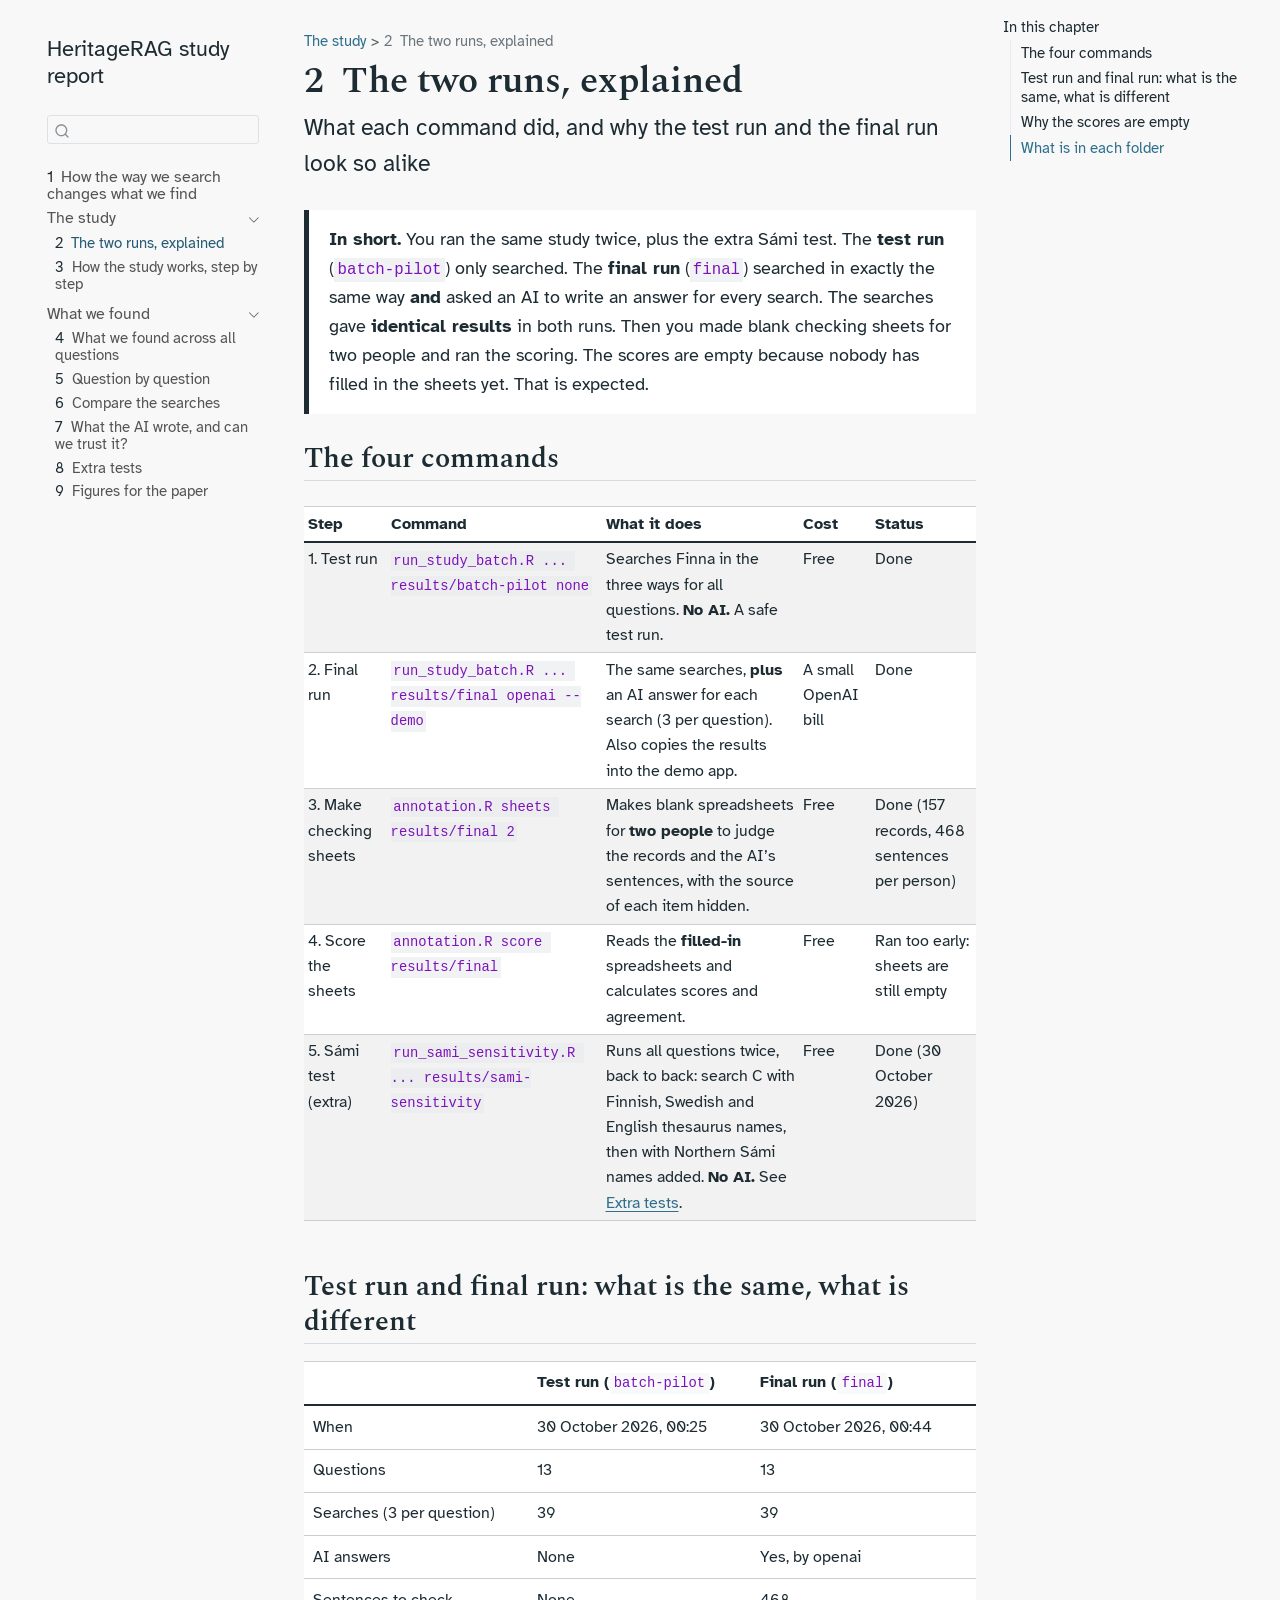
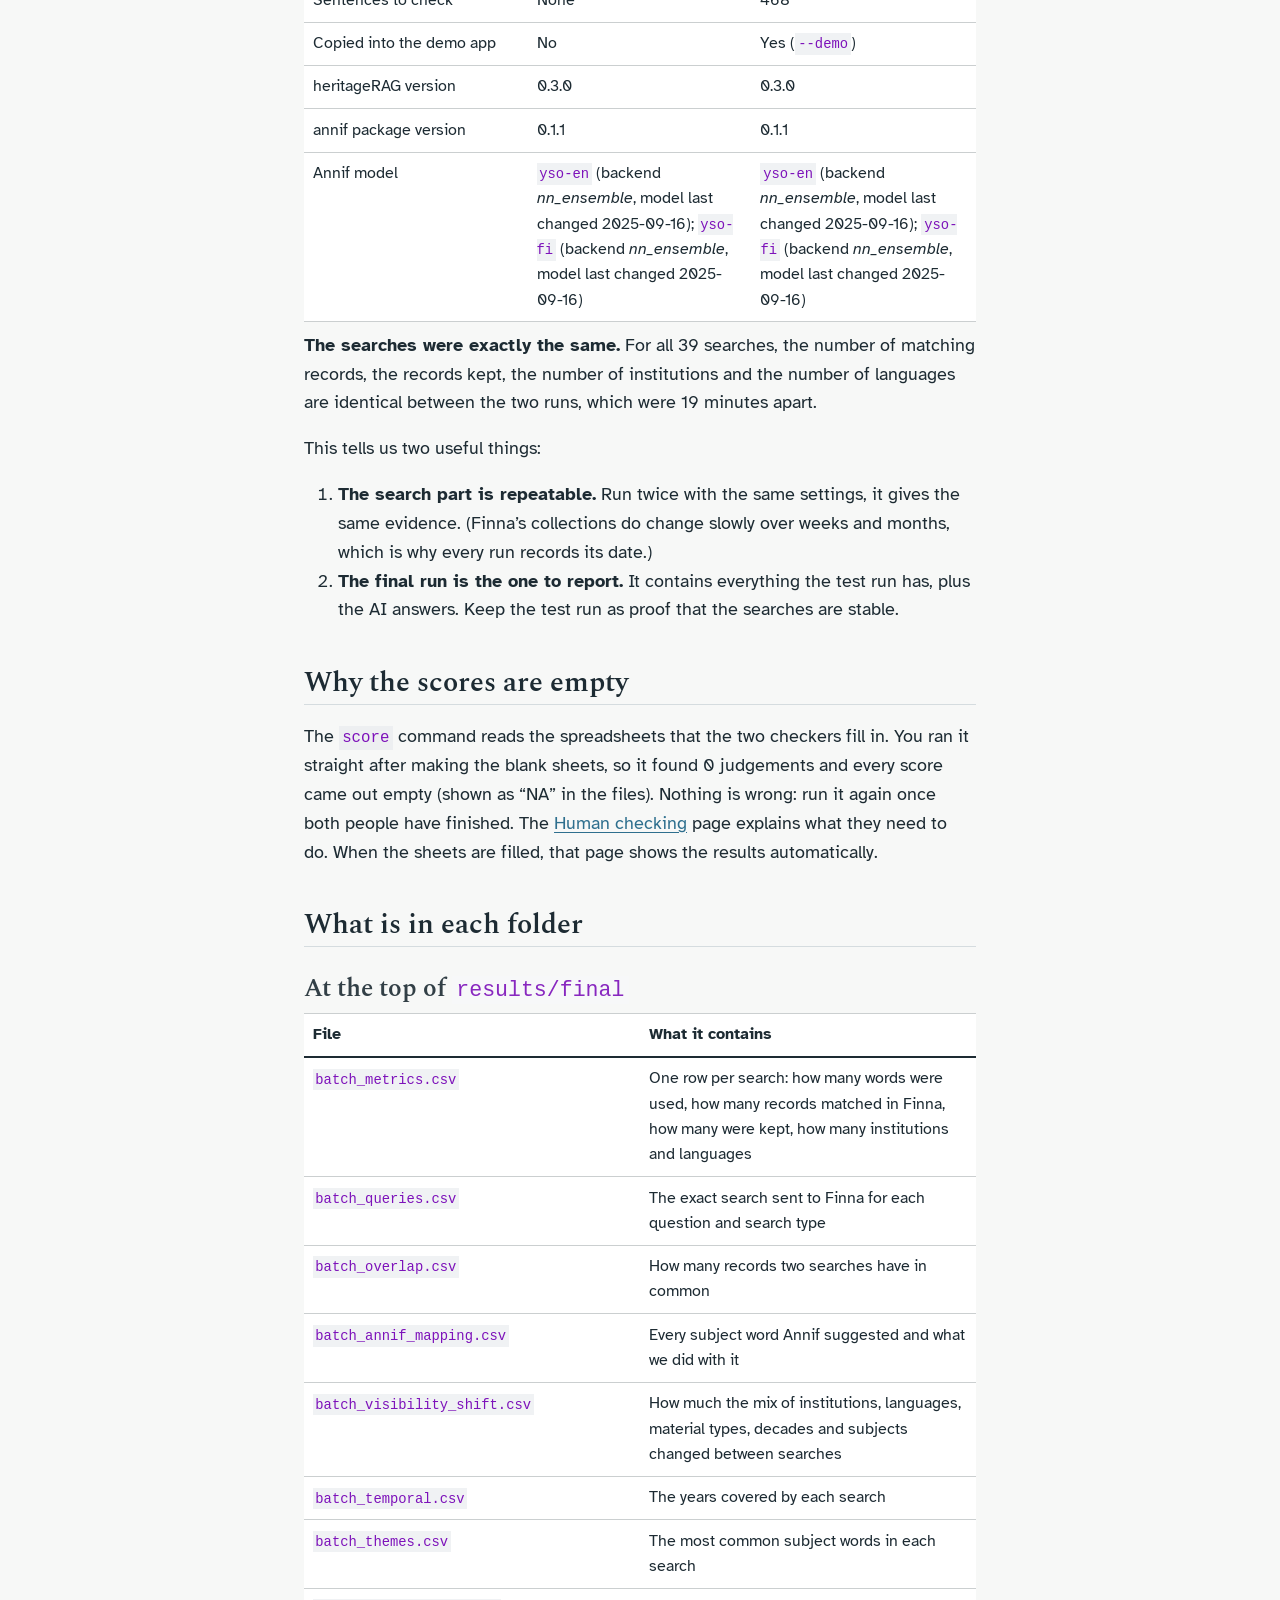
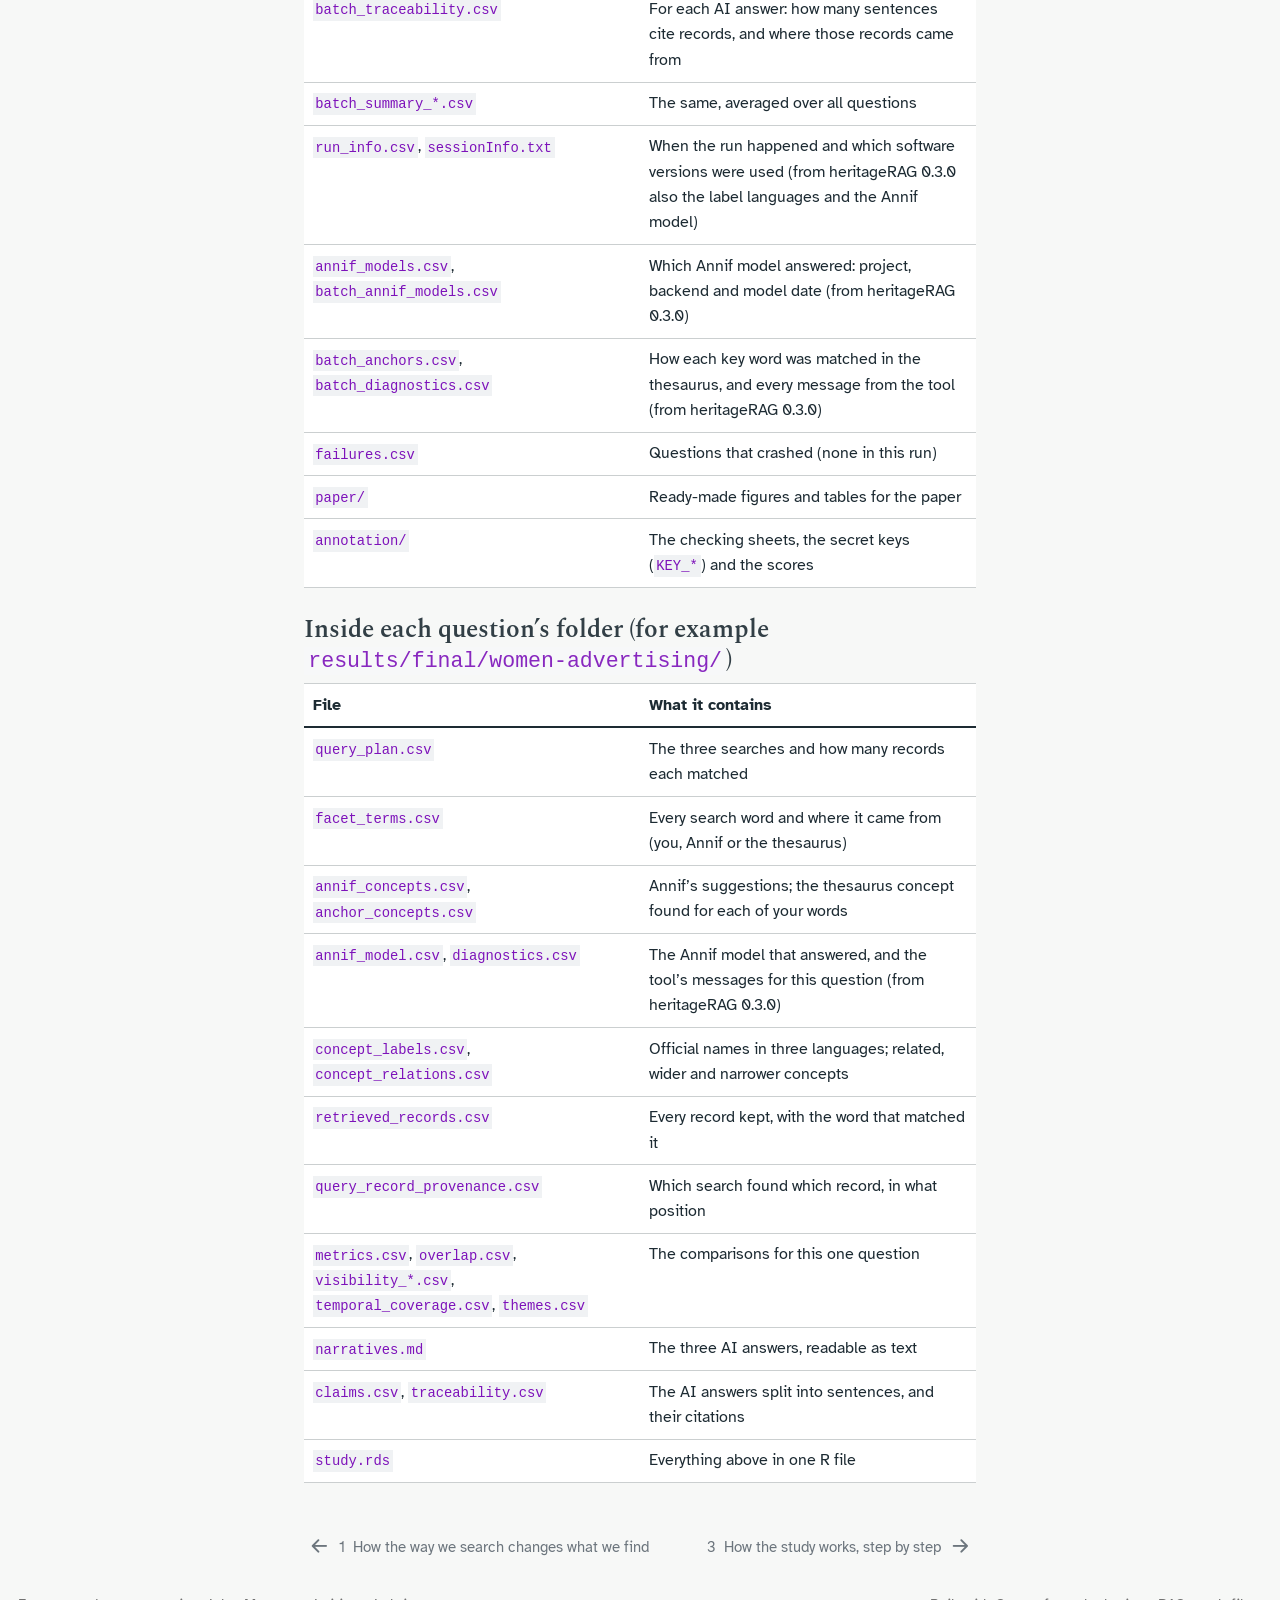
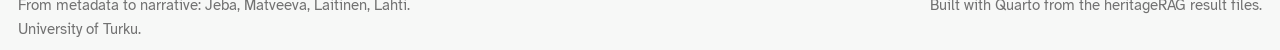
<file: runs.html>
<!DOCTYPE html>
<html xmlns="http://www.w3.org/1999/xhtml" lang="en" xml:lang="en"><head>

<meta charset="utf-8">
<meta name="generator" content="quarto-1.10.20">

<meta name="viewport" content="width=device-width, initial-scale=1.0, user-scalable=yes">


<title>2&nbsp; The two runs, explained – HeritageRAG study report</title>
<style>
/* Default styles provided by pandoc.
** See https://pandoc.org/MANUAL.html#variables-for-html for config info.
*/
span.smallcaps{font-variant: small-caps;}
div.columns{display: flex; gap: 1.5em;}
div.column{flex: auto;}
@media screen {
div.columns{gap: min(4vw, 1.5em);}
div.column{overflow-x: auto;}
}
div.hanging-indent{margin-left: 1.5em; text-indent: -1.5em;}
ul.task-list{list-style: none;}
ul.task-list li input[type="checkbox"] {
  width: 0.8em;
  margin: 0 0.8em 0.2em -1em; /* quarto-specific, see https://github.com/quarto-dev/quarto-cli/issues/4556 */ 
  vertical-align: middle;
}
</style>


<script src="site_libs/quarto-nav/quarto-nav.js"></script>
<script src="site_libs/quarto-nav/headroom.min.js"></script>
<script src="site_libs/clipboard/clipboard.min.js"></script>
<script src="site_libs/quarto-search/autocomplete.umd.js"></script>
<script src="site_libs/quarto-search/fuse.min.js"></script>
<script src="site_libs/quarto-search/quarto-search.js"></script>
<meta name="quarto:offset" content="./">
<link href="./how-it-works.html" rel="next">
<link href="./index.html" rel="prev">
<script src="site_libs/quarto-html/quarto.js" type="module"></script>
<script src="site_libs/quarto-html/tabsets/tabsets.js" type="module"></script>
<script src="site_libs/quarto-html/popper.min.js"></script>
<script src="site_libs/quarto-html/tippy.umd.min.js"></script>
<script src="site_libs/quarto-html/anchor.min.js"></script>
<link href="site_libs/quarto-html/tippy.css" rel="stylesheet">
<link href="site_libs/quarto-html/quarto-syntax-highlighting-17888a1159294d3eb470f19f6f52f5a5.css" rel="stylesheet" id="quarto-text-highlighting-styles">
<script src="site_libs/bootstrap/bootstrap.min.js"></script>
<link href="site_libs/bootstrap/bootstrap-icons.css" rel="stylesheet">
<link href="site_libs/bootstrap/bootstrap-a53c764061a324549f5579b988345580.min.css" rel="stylesheet" append-hash="true" id="quarto-bootstrap" data-mode="light">
<script id="quarto-search-options" type="application/json">{
  "location": "sidebar",
  "copy-button": false,
  "collapse-after": 3,
  "panel-placement": "start",
  "type": "textbox",
  "limit": 50,
  "keyboard-shortcut": [
    "f",
    "/",
    "s"
  ],
  "show-item-context": false,
  "language": {
    "search-no-results-text": "No results",
    "search-matching-documents-text": "matching documents",
    "search-copy-link-title": "Copy link to search",
    "search-hide-matches-text": "Hide additional matches",
    "search-more-match-text": "more match in this document",
    "search-more-matches-text": "more matches in this document",
    "search-clear-button-title": "Clear",
    "search-text-placeholder": "",
    "search-detached-cancel-button-title": "Cancel",
    "search-submit-button-title": "Submit",
    "search-label": "Search"
  }
}</script>
<style>html{ scroll-behavior: smooth; }</style>


</head>

<body class="nav-sidebar floating quarto-light">

<div id="quarto-search-results"></div>
  <header id="quarto-header" class="headroom fixed-top">
  <nav class="quarto-secondary-nav">
    <div class="container-fluid d-flex">
      <button type="button" class="quarto-btn-toggle btn" data-bs-toggle="collapse" role="button" data-bs-target=".quarto-sidebar-collapse-item" aria-controls="quarto-sidebar" aria-expanded="false" aria-label="Toggle sidebar navigation" onclick="if (window.quartoToggleHeadroom) { window.quartoToggleHeadroom(); }">
        <i class="bi bi-layout-text-sidebar-reverse"></i>
      </button>
        <nav class="quarto-page-breadcrumbs" aria-label="breadcrumb"><ol class="breadcrumb"><li class="breadcrumb-item"><a href="./runs.html">The study</a></li><li class="breadcrumb-item"><a href="./runs.html"><span class="chapter-number">2</span>&nbsp; <span class="chapter-title">The two runs, explained</span></a></li></ol></nav>
        <a class="flex-grow-1" role="navigation" data-bs-toggle="collapse" data-bs-target=".quarto-sidebar-collapse-item" aria-controls="quarto-sidebar" aria-expanded="false" aria-label="Toggle sidebar navigation" onclick="if (window.quartoToggleHeadroom) { window.quartoToggleHeadroom(); }">      
        </a>
      <button type="button" class="btn quarto-search-button" aria-label="Search" onclick="window.quartoOpenSearch();">
        <i class="bi bi-search"></i>
      </button>
    </div>
  </nav>
</header>
<!-- content -->
<div id="quarto-content" class="quarto-container page-columns page-rows-contents page-layout-article">
<!-- sidebar -->
  <nav id="quarto-sidebar" class="sidebar collapse collapse-horizontal quarto-sidebar-collapse-item sidebar-navigation floating overflow-auto">
    <div class="pt-lg-2 mt-2 text-left sidebar-header">
    <div class="sidebar-title mb-0 py-0">
      <a href="./">HeritageRAG study report</a> 
    </div>
      </div>
        <div class="mt-2 flex-shrink-0 align-items-center">
        <div class="sidebar-search">
        <div id="quarto-search" class="" title="Search"></div>
        </div>
        </div>
    <div class="sidebar-menu-container"> 
    <ul class="list-unstyled mt-1">
        <li class="sidebar-item">
  <div class="sidebar-item-container"> 
  <a href="./index.html" class="sidebar-item-text sidebar-link">
 <span class="menu-text"><span class="chapter-number">1</span>&nbsp; <span class="chapter-title">How the way we search changes what we find</span></span></a>
  </div>
</li>
        <li class="sidebar-item sidebar-item-section">
      <div class="sidebar-item-container"> 
            <a class="sidebar-item-text sidebar-link text-start" data-bs-toggle="collapse" data-bs-target="#quarto-sidebar-section-1" role="navigation" aria-expanded="true">
 <span class="menu-text">The study</span></a>
          <a class="sidebar-item-toggle text-start" data-bs-toggle="collapse" data-bs-target="#quarto-sidebar-section-1" role="navigation" aria-expanded="true" aria-label="Toggle section">
            <i class="bi bi-chevron-right ms-2"></i>
          </a> 
      </div>
      <ul id="quarto-sidebar-section-1" class="collapse list-unstyled sidebar-section depth1 show">  
          <li class="sidebar-item">
  <div class="sidebar-item-container"> 
  <a href="./runs.html" class="sidebar-item-text sidebar-link active">
 <span class="menu-text"><span class="chapter-number">2</span>&nbsp; <span class="chapter-title">The two runs, explained</span></span></a>
  </div>
</li>
          <li class="sidebar-item">
  <div class="sidebar-item-container"> 
  <a href="./how-it-works.html" class="sidebar-item-text sidebar-link">
 <span class="menu-text"><span class="chapter-number">3</span>&nbsp; <span class="chapter-title">How the study works, step by step</span></span></a>
  </div>
</li>
      </ul>
  </li>
        <li class="sidebar-item sidebar-item-section">
      <div class="sidebar-item-container"> 
            <a class="sidebar-item-text sidebar-link text-start" data-bs-toggle="collapse" data-bs-target="#quarto-sidebar-section-2" role="navigation" aria-expanded="true">
 <span class="menu-text">What we found</span></a>
          <a class="sidebar-item-toggle text-start" data-bs-toggle="collapse" data-bs-target="#quarto-sidebar-section-2" role="navigation" aria-expanded="true" aria-label="Toggle section">
            <i class="bi bi-chevron-right ms-2"></i>
          </a> 
      </div>
      <ul id="quarto-sidebar-section-2" class="collapse list-unstyled sidebar-section depth1 show">  
          <li class="sidebar-item">
  <div class="sidebar-item-container"> 
  <a href="./results.html" class="sidebar-item-text sidebar-link">
 <span class="menu-text"><span class="chapter-number">4</span>&nbsp; <span class="chapter-title">What we found across all questions</span></span></a>
  </div>
</li>
          <li class="sidebar-item">
  <div class="sidebar-item-container"> 
  <a href="./questions.html" class="sidebar-item-text sidebar-link">
 <span class="menu-text"><span class="chapter-number">5</span>&nbsp; <span class="chapter-title">Question by question</span></span></a>
  </div>
</li>
          <li class="sidebar-item">
  <div class="sidebar-item-container"> 
  <a href="./compare.html" class="sidebar-item-text sidebar-link">
 <span class="menu-text"><span class="chapter-number">6</span>&nbsp; <span class="chapter-title">Compare the searches</span></span></a>
  </div>
</li>
          <li class="sidebar-item">
  <div class="sidebar-item-container"> 
  <a href="./ai-answers.html" class="sidebar-item-text sidebar-link">
 <span class="menu-text"><span class="chapter-number">7</span>&nbsp; <span class="chapter-title">What the AI wrote, and can we trust it?</span></span></a>
  </div>
</li>
          <li class="sidebar-item">
  <div class="sidebar-item-container"> 
  <a href="./extra-tests.html" class="sidebar-item-text sidebar-link">
 <span class="menu-text"><span class="chapter-number">8</span>&nbsp; <span class="chapter-title">Extra tests</span></span></a>
  </div>
</li>
          <li class="sidebar-item">
  <div class="sidebar-item-container"> 
  <a href="./paper-figures.html" class="sidebar-item-text sidebar-link">
 <span class="menu-text"><span class="chapter-number">9</span>&nbsp; <span class="chapter-title">Figures for the paper</span></span></a>
  </div>
</li>
      </ul>
  </li>
    </ul>
    </div>
</nav>
<div id="quarto-sidebar-glass" class="quarto-sidebar-collapse-item" data-bs-toggle="collapse" data-bs-target=".quarto-sidebar-collapse-item"></div>
<!-- margin-sidebar -->
    <div id="quarto-margin-sidebar" class="sidebar margin-sidebar">
        <nav id="TOC" role="doc-toc" class="toc-active">
    <h2 id="toc-title">In this chapter</h2>
   
  <ul class="collapse">
  <li><a href="#the-four-commands" id="toc-the-four-commands" class="nav-link active" data-scroll-target="#the-four-commands">The four commands</a></li>
  <li><a href="#test-run-and-final-run-what-is-the-same-what-is-different" id="toc-test-run-and-final-run-what-is-the-same-what-is-different" class="nav-link" data-scroll-target="#test-run-and-final-run-what-is-the-same-what-is-different">Test run and final run: what is the same, what is different</a></li>
  <li><a href="#why-the-scores-are-empty" id="toc-why-the-scores-are-empty" class="nav-link" data-scroll-target="#why-the-scores-are-empty">Why the scores are empty</a></li>
  <li><a href="#what-is-in-each-folder" id="toc-what-is-in-each-folder" class="nav-link" data-scroll-target="#what-is-in-each-folder">What is in each folder</a></li>
  </ul>
</nav>
    </div>
<!-- main -->
<main class="content" id="quarto-document-content">

<header id="title-block-header" class="quarto-title-block default"><nav class="quarto-page-breadcrumbs quarto-title-breadcrumbs d-none d-lg-block" aria-label="breadcrumb"><ol class="breadcrumb"><li class="breadcrumb-item"><a href="./runs.html">The study</a></li><li class="breadcrumb-item"><a href="./runs.html"><span class="chapter-number">2</span>&nbsp; <span class="chapter-title">The two runs, explained</span></a></li></ol></nav>
<div class="quarto-title">
<h1 class="title"><span class="chapter-number">2</span>&nbsp; <span class="chapter-title">The two runs, explained</span></h1>
<p class="subtitle lead">What each command did, and why the test run and the final run look so alike</p>
</div>



<div class="quarto-title-meta">

    
  
    
  </div>
  


</header>


<div class="in-short">
<p><strong>In short.</strong> You ran the same study twice, plus the extra Sámi test. The <strong>test run</strong> (<code>batch-pilot</code>) only searched. The <strong>final run</strong> (<code>final</code>) searched in exactly the same way <strong>and</strong> asked an AI to write an answer for every search. The searches gave <strong>identical results</strong> in both runs. Then you made blank checking sheets for two people and ran the scoring. The scores are empty because nobody has filled in the sheets yet. That is expected.</p>
</div>
<section id="the-four-commands" class="level2">
<h2 class="anchored" data-anchor-id="the-four-commands">The four commands</h2>
<div class="cell" data-layout-align="left">
<div class="cell-output-display">
<table class="caption-top table table-sm table-striped small">
<thead>
<tr class="header">
<th>Step</th>
<th>Command</th>
<th>What it does</th>
<th>Cost</th>
<th>Status</th>
</tr>
</thead>
<tbody>
<tr class="odd">
<td>1. Test run</td>
<td><code>run_study_batch.R ... results/batch-pilot none</code></td>
<td>Searches Finna in the three ways for all questions. <strong>No AI.</strong> A safe test run.</td>
<td>Free</td>
<td>Done</td>
</tr>
<tr class="even">
<td>2. Final run</td>
<td><code>run_study_batch.R ... results/final openai --demo</code></td>
<td>The same searches, <strong>plus</strong> an AI answer for each search (3 per question). Also copies the results into the demo app.</td>
<td>A small OpenAI bill</td>
<td>Done</td>
</tr>
<tr class="odd">
<td>3. Make checking sheets</td>
<td><code>annotation.R sheets results/final 2</code></td>
<td>Makes blank spreadsheets for <strong>two people</strong> to judge the records and the AI’s sentences, with the source of each item hidden.</td>
<td>Free</td>
<td>Done (157 records, 468 sentences per person)</td>
</tr>
<tr class="even">
<td>4. Score the sheets</td>
<td><code>annotation.R score results/final</code></td>
<td>Reads the <strong>filled-in</strong> spreadsheets and calculates scores and agreement.</td>
<td>Free</td>
<td>Ran too early: sheets are still empty</td>
</tr>
<tr class="odd">
<td>5. Sámi test (extra)</td>
<td><code>run_sami_sensitivity.R ... results/sami-sensitivity</code></td>
<td>Runs all questions twice, back to back: search C with Finnish, Swedish and English thesaurus names, then with Northern Sámi names added. <strong>No AI.</strong> See <a href="./extra-tests.html">Extra tests</a>.</td>
<td>Free</td>
<td>Done (30 October 2026)</td>
</tr>
</tbody>
</table>
</div>
</div>
</section>
<section id="test-run-and-final-run-what-is-the-same-what-is-different" class="level2">
<h2 class="anchored" data-anchor-id="test-run-and-final-run-what-is-the-same-what-is-different">Test run and final run: what is the same, what is different</h2>
<table class="caption-top table">
<colgroup>
<col style="width: 33%">
<col style="width: 33%">
<col style="width: 33%">
</colgroup>
<thead>
<tr class="header">
<th></th>
<th>Test run (<code>batch-pilot</code>)</th>
<th>Final run (<code>final</code>)</th>
</tr>
</thead>
<tbody>
<tr class="odd">
<td>When</td>
<td>30 October 2026, 00:25</td>
<td>30 October 2026, 00:44</td>
</tr>
<tr class="even">
<td>Questions</td>
<td>13</td>
<td>13</td>
</tr>
<tr class="odd">
<td>Searches (3 per question)</td>
<td>39</td>
<td>39</td>
</tr>
<tr class="even">
<td>AI answers</td>
<td>None</td>
<td>Yes, by openai</td>
</tr>
<tr class="odd">
<td>Sentences to check</td>
<td>None</td>
<td>468</td>
</tr>
<tr class="even">
<td>Copied into the demo app</td>
<td>No</td>
<td>Yes (<code>--demo</code>)</td>
</tr>
<tr class="odd">
<td>heritageRAG version</td>
<td>0.3.0</td>
<td>0.3.0</td>
</tr>
<tr class="even">
<td>annif package version</td>
<td>0.1.1</td>
<td>0.1.1</td>
</tr>
<tr class="odd">
<td>Annif model</td>
<td><code>yso-en</code> (backend <em>nn_ensemble</em>, model last changed 2025-09-16); <code>yso-fi</code> (backend <em>nn_ensemble</em>, model last changed 2025-09-16)</td>
<td><code>yso-en</code> (backend <em>nn_ensemble</em>, model last changed 2025-09-16); <code>yso-fi</code> (backend <em>nn_ensemble</em>, model last changed 2025-09-16)</td>
</tr>
</tbody>
</table>
<p><strong>The searches were exactly the same.</strong> For all 39 searches, the number of matching records, the records kept, the number of institutions and the number of languages are identical between the two runs, which were 19 minutes apart.</p>
<p>This tells us two useful things:</p>
<ol type="1">
<li><strong>The search part is repeatable.</strong> Run twice with the same settings, it gives the same evidence. (Finna’s collections do change slowly over weeks and months, which is why every run records its date.)</li>
<li><strong>The final run is the one to report.</strong> It contains everything the test run has, plus the AI answers. Keep the test run as proof that the searches are stable.</li>
</ol>
</section>
<section id="why-the-scores-are-empty" class="level2">
<h2 class="anchored" data-anchor-id="why-the-scores-are-empty">Why the scores are empty</h2>
<p>The <code>score</code> command reads the spreadsheets that the two checkers fill in. You ran it straight after making the blank sheets, so it found 0 judgements and every score came out empty (shown as “NA” in the files). Nothing is wrong: run it again once both people have finished. The <a href="human-check.qmd">Human checking</a> page explains what they need to do. When the sheets are filled, that page shows the results automatically.</p>
</section>
<section id="what-is-in-each-folder" class="level2">
<h2 class="anchored" data-anchor-id="what-is-in-each-folder">What is in each folder</h2>
<section id="at-the-top-of-resultsfinal" class="level3">
<h3 class="anchored" data-anchor-id="at-the-top-of-resultsfinal">At the top of <code>results/final</code></h3>
<table class="caption-top table">
<colgroup>
<col style="width: 50%">
<col style="width: 50%">
</colgroup>
<thead>
<tr class="header">
<th>File</th>
<th>What it contains</th>
</tr>
</thead>
<tbody>
<tr class="odd">
<td><code>batch_metrics.csv</code></td>
<td>One row per search: how many words were used, how many records matched in Finna, how many were kept, how many institutions and languages</td>
</tr>
<tr class="even">
<td><code>batch_queries.csv</code></td>
<td>The exact search sent to Finna for each question and search type</td>
</tr>
<tr class="odd">
<td><code>batch_overlap.csv</code></td>
<td>How many records two searches have in common</td>
</tr>
<tr class="even">
<td><code>batch_annif_mapping.csv</code></td>
<td>Every subject word Annif suggested and what we did with it</td>
</tr>
<tr class="odd">
<td><code>batch_visibility_shift.csv</code></td>
<td>How much the mix of institutions, languages, material types, decades and subjects changed between searches</td>
</tr>
<tr class="even">
<td><code>batch_temporal.csv</code></td>
<td>The years covered by each search</td>
</tr>
<tr class="odd">
<td><code>batch_themes.csv</code></td>
<td>The most common subject words in each search</td>
</tr>
<tr class="even">
<td><code>batch_traceability.csv</code></td>
<td>For each AI answer: how many sentences cite records, and where those records came from</td>
</tr>
<tr class="odd">
<td><code>batch_summary_*.csv</code></td>
<td>The same, averaged over all questions</td>
</tr>
<tr class="even">
<td><code>run_info.csv</code>, <code>sessionInfo.txt</code></td>
<td>When the run happened and which software versions were used (from heritageRAG 0.3.0 also the label languages and the Annif model)</td>
</tr>
<tr class="odd">
<td><code>annif_models.csv</code>, <code>batch_annif_models.csv</code></td>
<td>Which Annif model answered: project, backend and model date (from heritageRAG 0.3.0)</td>
</tr>
<tr class="even">
<td><code>batch_anchors.csv</code>, <code>batch_diagnostics.csv</code></td>
<td>How each key word was matched in the thesaurus, and every message from the tool (from heritageRAG 0.3.0)</td>
</tr>
<tr class="odd">
<td><code>failures.csv</code></td>
<td>Questions that crashed (none in this run)</td>
</tr>
<tr class="even">
<td><code>paper/</code></td>
<td>Ready-made figures and tables for the paper</td>
</tr>
<tr class="odd">
<td><code>annotation/</code></td>
<td>The checking sheets, the secret keys (<code>KEY_*</code>) and the scores</td>
</tr>
</tbody>
</table>
</section>
<section id="inside-each-questions-folder-for-example-resultsfinalwomen-advertising" class="level3">
<h3 class="anchored" data-anchor-id="inside-each-questions-folder-for-example-resultsfinalwomen-advertising">Inside each question’s folder (for example <code>results/final/women-advertising/</code>)</h3>
<table class="caption-top table">
<colgroup>
<col style="width: 50%">
<col style="width: 50%">
</colgroup>
<thead>
<tr class="header">
<th>File</th>
<th>What it contains</th>
</tr>
</thead>
<tbody>
<tr class="odd">
<td><code>query_plan.csv</code></td>
<td>The three searches and how many records each matched</td>
</tr>
<tr class="even">
<td><code>facet_terms.csv</code></td>
<td>Every search word and where it came from (you, Annif or the thesaurus)</td>
</tr>
<tr class="odd">
<td><code>annif_concepts.csv</code>, <code>anchor_concepts.csv</code></td>
<td>Annif’s suggestions; the thesaurus concept found for each of your words</td>
</tr>
<tr class="even">
<td><code>annif_model.csv</code>, <code>diagnostics.csv</code></td>
<td>The Annif model that answered, and the tool’s messages for this question (from heritageRAG 0.3.0)</td>
</tr>
<tr class="odd">
<td><code>concept_labels.csv</code>, <code>concept_relations.csv</code></td>
<td>Official names in three languages; related, wider and narrower concepts</td>
</tr>
<tr class="even">
<td><code>retrieved_records.csv</code></td>
<td>Every record kept, with the word that matched it</td>
</tr>
<tr class="odd">
<td><code>query_record_provenance.csv</code></td>
<td>Which search found which record, in what position</td>
</tr>
<tr class="even">
<td><code>metrics.csv</code>, <code>overlap.csv</code>, <code>visibility_*.csv</code>, <code>temporal_coverage.csv</code>, <code>themes.csv</code></td>
<td>The comparisons for this one question</td>
</tr>
<tr class="odd">
<td><code>narratives.md</code></td>
<td>The three AI answers, readable as text</td>
</tr>
<tr class="even">
<td><code>claims.csv</code>, <code>traceability.csv</code></td>
<td>The AI answers split into sentences, and their citations</td>
</tr>
<tr class="odd">
<td><code>study.rds</code></td>
<td>Everything above in one R file</td>
</tr>
</tbody>
</table>
<!-- ## Updating this report after a new run -->
<!-- Copy the new results into the report and render it again: -->
<!-- ```bash -->
<!-- Rscript prepare_data.R ../heritageRAG/results/final ../heritageRAG/results/batch-pilot ../heritageRAG/results/sami-sensitivity -->
<!-- quarto render -->
<!-- ``` -->
<!-- The third folder (the Sámi test on [Extra tests](extra-tests.qmd)) is optional. To redo the -->
<!-- analysis and the [paper figures](paper-figures.qmd) with a newer heritageRAG without searching -->
<!-- again, first run `Rscript scripts/refresh_analysis.R results/final` in the heritageRAG folder. Every number -->
<!-- and chart on these pages is recalculated from the files. Only the short notes in `notes.csv` -->
<!-- are written by hand, so check those after a new run. -->


</section>
</section>

</main> <!-- /main -->
<script id="quarto-html-after-body" type="application/javascript">
  window.document.addEventListener("DOMContentLoaded", function (event) {
    const icon = "";
    const anchorJS = new window.AnchorJS();
    anchorJS.options = {
      placement: 'right',
      icon: icon
    };
    anchorJS.add('.anchored');
    const isCodeAnnotation = (el) => {
      for (const clz of el.classList) {
        if (clz.startsWith('code-annotation-')) {                     
          return true;
        }
      }
      return false;
    }
    const onCopySuccess = function(e) {
      // button target
      const button = e.trigger;
      // don't keep focus
      button.blur();
      // flash "checked"
      button.classList.add('code-copy-button-checked');
      var currentTitle = button.getAttribute("title");
      button.setAttribute("title", "Copied!");
      let tooltip;
      if (window.bootstrap) {
        button.setAttribute("data-bs-toggle", "tooltip");
        button.setAttribute("data-bs-placement", "left");
        button.setAttribute("data-bs-title", "Copied!");
        tooltip = new bootstrap.Tooltip(button, 
          { trigger: "manual", 
            customClass: "code-copy-button-tooltip",
            offset: [0, -8]});
        tooltip.show();    
      }
      setTimeout(function() {
        if (tooltip) {
          tooltip.hide();
          button.removeAttribute("data-bs-title");
          button.removeAttribute("data-bs-toggle");
          button.removeAttribute("data-bs-placement");
        }
        button.setAttribute("title", currentTitle);
        button.classList.remove('code-copy-button-checked');
      }, 1000);
      // clear code selection
      e.clearSelection();
    }
    const getTextToCopy = function(trigger) {
      const outerScaffold = trigger.parentElement.cloneNode(true);
      const codeEl = outerScaffold.querySelector('code');
      for (const childEl of codeEl.children) {
        if (isCodeAnnotation(childEl)) {
          childEl.remove();
        }
      }
      return codeEl.innerText;
    }
    const clipboard = new window.ClipboardJS('.code-copy-button:not([data-in-quarto-modal])', {
      text: getTextToCopy
    });
    clipboard.on('success', onCopySuccess);
    if (window.document.getElementById('quarto-embedded-source-code-modal')) {
      const clipboardModal = new window.ClipboardJS('.code-copy-button[data-in-quarto-modal]', {
        text: getTextToCopy,
        container: window.document.getElementById('quarto-embedded-source-code-modal')
      });
      clipboardModal.on('success', onCopySuccess);
    }
      var localhostRegex = new RegExp(/^(?:http|https):\/\/localhost\:?[0-9]*\//);
      var mailtoRegex = new RegExp(/^mailto:/);
        var filterRegex = new RegExp('/' + window.location.host + '/');
      var isInternal = (href) => {
          return filterRegex.test(href) || localhostRegex.test(href) || mailtoRegex.test(href);
      }
      // Inspect non-navigation links and adorn them if external
     var links = window.document.querySelectorAll('a[href]:not(.nav-link):not(.navbar-brand):not(.toc-action):not(.sidebar-link):not(.sidebar-item-toggle):not(.pagination-link):not(.no-external):not([aria-hidden]):not(.dropdown-item):not(.quarto-navigation-tool):not(.about-link)');
      for (var i=0; i<links.length; i++) {
        const link = links[i];
        if (!isInternal(link.href)) {
          // undo the damage that might have been done by quarto-nav.js in the case of
          // links that we want to consider external
          if (link.dataset.originalHref !== undefined) {
            link.href = link.dataset.originalHref;
          }
            // target, if specified
            link.setAttribute("target", "_blank");
            if (link.getAttribute("rel") === null) {
              link.setAttribute("rel", "noopener");
            }
        }
      }
    function tippyHover(el, contentFn, onTriggerFn, onUntriggerFn) {
      const config = {
        allowHTML: true,
        maxWidth: 500,
        delay: 100,
        arrow: false,
        appendTo: function(el) {
            return el.parentElement;
        },
        interactive: true,
        interactiveBorder: 10,
        theme: 'quarto',
        placement: 'bottom-start',
      };
      if (contentFn) {
        config.content = contentFn;
      }
      if (onTriggerFn) {
        config.onTrigger = onTriggerFn;
      }
      if (onUntriggerFn) {
        config.onUntrigger = onUntriggerFn;
      }
      window.tippy(el, config); 
    }
    const noterefs = window.document.querySelectorAll('a[role="doc-noteref"]');
    for (var i=0; i<noterefs.length; i++) {
      const ref = noterefs[i];
      tippyHover(ref, function() {
        // use id or data attribute instead here
        let href = ref.getAttribute('data-footnote-href') || ref.getAttribute('href');
        try { href = new URL(href).hash; } catch {}
        const id = href.replace(/^#\/?/, "");
        const note = window.document.getElementById(id);
        if (note) {
          return note.innerHTML;
        } else {
          return "";
        }
      });
    }
    const xrefs = window.document.querySelectorAll('a.quarto-xref');
    const processXRef = (id, note) => {
      // Strip column container classes
      const stripColumnClz = (el) => {
        el.classList.remove("page-full", "page-columns");
        if (el.children) {
          for (const child of el.children) {
            stripColumnClz(child);
          }
        }
      }
      stripColumnClz(note)
      if (id === null || id.startsWith('sec-')) {
        // Special case sections, only their first couple elements
        const container = document.createElement("div");
        if (note.children && note.children.length > 2) {
          container.appendChild(note.children[0].cloneNode(true));
          for (let i = 1; i < note.children.length; i++) {
            const child = note.children[i];
            if (child.tagName === "P" && child.innerText === "") {
              continue;
            } else {
              container.appendChild(child.cloneNode(true));
              break;
            }
          }
          if (window.Quarto?.typesetMath) {
            window.Quarto.typesetMath(container);
          }
          return container.innerHTML
        } else {
          if (window.Quarto?.typesetMath) {
            window.Quarto.typesetMath(note);
          }
          return note.innerHTML;
        }
      } else {
        // Remove any anchor links if they are present
        const anchorLink = note.querySelector('a.anchorjs-link');
        if (anchorLink) {
          anchorLink.remove();
        }
        if (window.Quarto?.typesetMath) {
          window.Quarto.typesetMath(note);
        }
        if (note.classList.contains("callout")) {
          return note.outerHTML;
        } else {
          return note.innerHTML;
        }
      }
    }
    for (var i=0; i<xrefs.length; i++) {
      const xref = xrefs[i];
      tippyHover(xref, undefined, function(instance) {
        instance.disable();
        let url = xref.getAttribute('href');
        let hash = undefined; 
        if (url.startsWith('#')) {
          hash = url;
        } else {
          try { hash = new URL(url).hash; } catch {}
        }
        if (hash) {
          const id = hash.replace(/^#\/?/, "");
          const note = window.document.getElementById(id);
          if (note !== null) {
            try {
              const html = processXRef(id, note.cloneNode(true));
              instance.setContent(html);
            } finally {
              instance.enable();
              instance.show();
            }
          } else {
            // See if we can fetch this
            fetch(url.split('#')[0])
            .then(res => res.text())
            .then(html => {
              const parser = new DOMParser();
              const htmlDoc = parser.parseFromString(html, "text/html");
              const note = htmlDoc.getElementById(id);
              if (note !== null) {
                const html = processXRef(id, note);
                instance.setContent(html);
              } 
            }).finally(() => {
              instance.enable();
              instance.show();
            });
          }
        } else {
          // See if we can fetch a full url (with no hash to target)
          // This is a special case and we should probably do some content thinning / targeting
          fetch(url)
          .then(res => res.text())
          .then(html => {
            const parser = new DOMParser();
            const htmlDoc = parser.parseFromString(html, "text/html");
            const note = htmlDoc.querySelector('main.content');
            if (note !== null) {
              // This should only happen for chapter cross references
              // (since there is no id in the URL)
              // remove the first header
              if (note.children.length > 0 && note.children[0].tagName === "HEADER") {
                note.children[0].remove();
              }
              const html = processXRef(null, note);
              instance.setContent(html);
            } 
          }).finally(() => {
            instance.enable();
            instance.show();
          });
        }
      }, function(instance) {
      });
    }
        let selectedAnnoteEl;
        const selectorForAnnotation = ( cell, annotation) => {
          let cellAttr = 'data-code-cell="' + cell + '"';
          let lineAttr = 'data-code-annotation="' +  annotation + '"';
          const selector = 'span[' + cellAttr + '][' + lineAttr + ']';
          return selector;
        }
        const selectCodeLines = (annoteEl) => {
          const doc = window.document;
          const targetCell = annoteEl.getAttribute("data-target-cell");
          const targetAnnotation = annoteEl.getAttribute("data-target-annotation");
          const annoteSpan = window.document.querySelector(selectorForAnnotation(targetCell, targetAnnotation));
          const lines = annoteSpan.getAttribute("data-code-lines").split(",");
          const lineIds = lines.map((line) => {
            return targetCell + "-" + line;
          })
          let top = null;
          let height = null;
          let parent = null;
          if (lineIds.length > 0) {
              //compute the position of the single el (top and bottom and make a div)
              const el = window.document.getElementById(lineIds[0]);
              top = el.offsetTop;
              height = el.offsetHeight;
              parent = el.parentElement.parentElement;
            if (lineIds.length > 1) {
              const lastEl = window.document.getElementById(lineIds[lineIds.length - 1]);
              const bottom = lastEl.offsetTop + lastEl.offsetHeight;
              height = bottom - top;
            }
            if (top !== null && height !== null && parent !== null) {
              // cook up a div (if necessary) and position it 
              let div = window.document.getElementById("code-annotation-line-highlight");
              if (div === null) {
                div = window.document.createElement("div");
                div.setAttribute("id", "code-annotation-line-highlight");
                div.style.position = 'absolute';
                parent.appendChild(div);
              }
              div.style.top = top - 2 + "px";
              div.style.height = height + 4 + "px";
              div.style.left = 0;
              let gutterDiv = window.document.getElementById("code-annotation-line-highlight-gutter");
              if (gutterDiv === null) {
                gutterDiv = window.document.createElement("div");
                gutterDiv.setAttribute("id", "code-annotation-line-highlight-gutter");
                gutterDiv.style.position = 'absolute';
                const codeCell = window.document.getElementById(targetCell);
                const gutter = codeCell.querySelector('.code-annotation-gutter');
                gutter.appendChild(gutterDiv);
              }
              gutterDiv.style.top = top - 2 + "px";
              gutterDiv.style.height = height + 4 + "px";
            }
            selectedAnnoteEl = annoteEl;
          }
        };
        const unselectCodeLines = () => {
          const elementsIds = ["code-annotation-line-highlight", "code-annotation-line-highlight-gutter"];
          elementsIds.forEach((elId) => {
            const div = window.document.getElementById(elId);
            if (div) {
              div.remove();
            }
          });
          selectedAnnoteEl = undefined;
        };
          // Handle positioning of the toggle
      window.addEventListener(
        "resize",
        throttle(() => {
          elRect = undefined;
          if (selectedAnnoteEl) {
            selectCodeLines(selectedAnnoteEl);
          }
        }, 10)
      );
      function throttle(fn, ms) {
      let throttle = false;
      let timer;
        return (...args) => {
          if(!throttle) { // first call gets through
              fn.apply(this, args);
              throttle = true;
          } else { // all the others get throttled
              if(timer) clearTimeout(timer); // cancel #2
              timer = setTimeout(() => {
                fn.apply(this, args);
                timer = throttle = false;
              }, ms);
          }
        };
      }
        // Attach click handler to the DT
        const annoteDls = window.document.querySelectorAll('dt[data-target-cell]');
        for (const annoteDlNode of annoteDls) {
          annoteDlNode.addEventListener('click', (event) => {
            const clickedEl = event.target;
            if (clickedEl !== selectedAnnoteEl) {
              unselectCodeLines();
              const activeEl = window.document.querySelector('dt[data-target-cell].code-annotation-active');
              if (activeEl) {
                activeEl.classList.remove('code-annotation-active');
              }
              selectCodeLines(clickedEl);
              clickedEl.classList.add('code-annotation-active');
            } else {
              // Unselect the line
              unselectCodeLines();
              clickedEl.classList.remove('code-annotation-active');
            }
          });
        }
    const findCites = (el) => {
      const parentEl = el.parentElement;
      if (parentEl) {
        const cites = parentEl.dataset.cites;
        if (cites) {
          return {
            el,
            cites: cites.split(' ')
          };
        } else {
          return findCites(el.parentElement)
        }
      } else {
        return undefined;
      }
    };
    var bibliorefs = window.document.querySelectorAll('a[role="doc-biblioref"]');
    for (var i=0; i<bibliorefs.length; i++) {
      const ref = bibliorefs[i];
      const citeInfo = findCites(ref);
      if (citeInfo) {
        tippyHover(citeInfo.el, function() {
          var popup = window.document.createElement('div');
          citeInfo.cites.forEach(function(cite) {
            var citeDiv = window.document.createElement('div');
            citeDiv.classList.add('hanging-indent');
            citeDiv.classList.add('csl-entry');
            var biblioDiv = window.document.getElementById('ref-' + cite);
            if (biblioDiv) {
              citeDiv.innerHTML = biblioDiv.innerHTML;
            }
            popup.appendChild(citeDiv);
          });
          return popup.innerHTML;
        });
      }
    }
  });
  </script>
<nav class="page-navigation">
  <div class="nav-page nav-page-previous">
      <a href="./index.html" class="pagination-link" aria-label="How the way we search changes what we find">
        <i class="bi bi-arrow-left-short"></i> <span class="nav-page-text"><span class="chapter-number">1</span>&nbsp; <span class="chapter-title">How the way we search changes what we find</span></span>
      </a>          
  </div>
  <div class="nav-page nav-page-next">
      <a href="./how-it-works.html" class="pagination-link" aria-label="How the study works, step by step">
        <span class="nav-page-text"><span class="chapter-number">3</span>&nbsp; <span class="chapter-title">How the study works, step by step</span></span> <i class="bi bi-arrow-right-short"></i>
      </a>
  </div>
</nav>
</div> <!-- /content -->
<footer class="footer">
  <div class="nav-footer">
    <div class="nav-footer-left">
<p>From metadata to narrative: Jeba, Matveeva, Laitinen, Lahti. University of Turku.</p>
</div>   
    <div class="nav-footer-center">
      &nbsp;
    </div>
    <div class="nav-footer-right">
<p>Built with Quarto from the heritageRAG result files.</p>
</div>
  </div>
</footer>




<script src="site_libs/quarto-html/zenscroll-min.js"></script>
</body></html>
</file>
<file: site_libs/quarto-html/tippy.css>
.tippy-box[data-animation=fade][data-state=hidden]{opacity:0}[data-tippy-root]{max-width:calc(100vw - 10px)}.tippy-box{position:relative;background-color:#333;color:#fff;border-radius:4px;font-size:14px;line-height:1.4;white-space:normal;outline:0;transition-property:transform,visibility,opacity}.tippy-box[data-placement^=top]>.tippy-arrow{bottom:0}.tippy-box[data-placement^=top]>.tippy-arrow:before{bottom:-7px;left:0;border-width:8px 8px 0;border-top-color:initial;transform-origin:center top}.tippy-box[data-placement^=bottom]>.tippy-arrow{top:0}.tippy-box[data-placement^=bottom]>.tippy-arrow:before{top:-7px;left:0;border-width:0 8px 8px;border-bottom-color:initial;transform-origin:center bottom}.tippy-box[data-placement^=left]>.tippy-arrow{right:0}.tippy-box[data-placement^=left]>.tippy-arrow:before{border-width:8px 0 8px 8px;border-left-color:initial;right:-7px;transform-origin:center left}.tippy-box[data-placement^=right]>.tippy-arrow{left:0}.tippy-box[data-placement^=right]>.tippy-arrow:before{left:-7px;border-width:8px 8px 8px 0;border-right-color:initial;transform-origin:center right}.tippy-box[data-inertia][data-state=visible]{transition-timing-function:cubic-bezier(.54,1.5,.38,1.11)}.tippy-arrow{width:16px;height:16px;color:#333}.tippy-arrow:before{content:"";position:absolute;border-color:transparent;border-style:solid}.tippy-content{position:relative;padding:5px 9px;z-index:1}
</file>
<file: site_libs/quarto-html/quarto-syntax-highlighting-17888a1159294d3eb470f19f6f52f5a5.css>
/* quarto syntax highlight colors */
:root {
  --quarto-hl-ot-color: #003B4F;
  --quarto-hl-at-color: #657422;
  --quarto-hl-ss-color: #20794D;
  --quarto-hl-an-color: #5E5E5E;
  --quarto-hl-fu-color: #4758AB;
  --quarto-hl-st-color: #20794D;
  --quarto-hl-cf-color: #003B4F;
  --quarto-hl-op-color: #5E5E5E;
  --quarto-hl-er-color: #AD0000;
  --quarto-hl-bn-color: #AD0000;
  --quarto-hl-al-color: #AD0000;
  --quarto-hl-va-color: #111111;
  --quarto-hl-bu-color: inherit;
  --quarto-hl-ex-color: inherit;
  --quarto-hl-pp-color: #AD0000;
  --quarto-hl-in-color: #5E5E5E;
  --quarto-hl-vs-color: #20794D;
  --quarto-hl-wa-color: #5E5E5E;
  --quarto-hl-do-color: #5E5E5E;
  --quarto-hl-im-color: #00769E;
  --quarto-hl-ch-color: #20794D;
  --quarto-hl-dt-color: #AD0000;
  --quarto-hl-fl-color: #AD0000;
  --quarto-hl-co-color: #5E5E5E;
  --quarto-hl-cv-color: #5E5E5E;
  --quarto-hl-cn-color: #8f5902;
  --quarto-hl-sc-color: #5E5E5E;
  --quarto-hl-dv-color: #AD0000;
  --quarto-hl-kw-color: #003B4F;
}

/* other quarto variables */
:root {
  --quarto-font-monospace: SFMono-Regular, Menlo, Monaco, Consolas, "Liberation Mono", "Courier New", monospace;
}

/* syntax highlight based on Pandoc's rules */
pre > code.sourceCode > span {
  color: #003B4F;
}

code.sourceCode > span {
  color: #003B4F;
}

div.sourceCode,
div.sourceCode pre.sourceCode {
  color: #003B4F;
}

/* Normal */
code span {
  color: #003B4F;
}

/* Alert */
code span.al {
  color: #AD0000;
  font-style: inherit;
}

/* Annotation */
code span.an {
  color: #5E5E5E;
  font-style: inherit;
}

/* Attribute */
code span.at {
  color: #657422;
  font-style: inherit;
}

/* BaseN */
code span.bn {
  color: #AD0000;
  font-style: inherit;
}

/* BuiltIn */
code span.bu {
  font-style: inherit;
}

/* ControlFlow */
code span.cf {
  color: #003B4F;
  font-weight: bold;
  font-style: inherit;
}

/* Char */
code span.ch {
  color: #20794D;
  font-style: inherit;
}

/* Constant */
code span.cn {
  color: #8f5902;
  font-style: inherit;
}

/* Comment */
code span.co {
  color: #5E5E5E;
  font-style: inherit;
}

/* CommentVar */
code span.cv {
  color: #5E5E5E;
  font-style: italic;
}

/* Documentation */
code span.do {
  color: #5E5E5E;
  font-style: italic;
}

/* DataType */
code span.dt {
  color: #AD0000;
  font-style: inherit;
}

/* DecVal */
code span.dv {
  color: #AD0000;
  font-style: inherit;
}

/* Error */
code span.er {
  color: #AD0000;
  font-style: inherit;
}

/* Extension */
code span.ex {
  font-style: inherit;
}

/* Float */
code span.fl {
  color: #AD0000;
  font-style: inherit;
}

/* Function */
code span.fu {
  color: #4758AB;
  font-style: inherit;
}

/* Import */
code span.im {
  color: #00769E;
  font-style: inherit;
}

/* Information */
code span.in {
  color: #5E5E5E;
  font-style: inherit;
}

/* Keyword */
code span.kw {
  color: #003B4F;
  font-weight: bold;
  font-style: inherit;
}

/* Operator */
code span.op {
  color: #5E5E5E;
  font-style: inherit;
}

/* Other */
code span.ot {
  color: #003B4F;
  font-style: inherit;
}

/* Preprocessor */
code span.pp {
  color: #AD0000;
  font-style: inherit;
}

/* SpecialChar */
code span.sc {
  color: #5E5E5E;
  font-style: inherit;
}

/* SpecialString */
code span.ss {
  color: #20794D;
  font-style: inherit;
}

/* String */
code span.st {
  color: #20794D;
  font-style: inherit;
}

/* Variable */
code span.va {
  color: #111111;
  font-style: inherit;
}

/* VerbatimString */
code span.vs {
  color: #20794D;
  font-style: inherit;
}

/* Warning */
code span.wa {
  color: #5E5E5E;
  font-style: italic;
}

.prevent-inlining {
  content: "</";
}

/*# sourceMappingURL=fadfc755eec066e9e3d699cf819c3e33.css.map */
</file>
